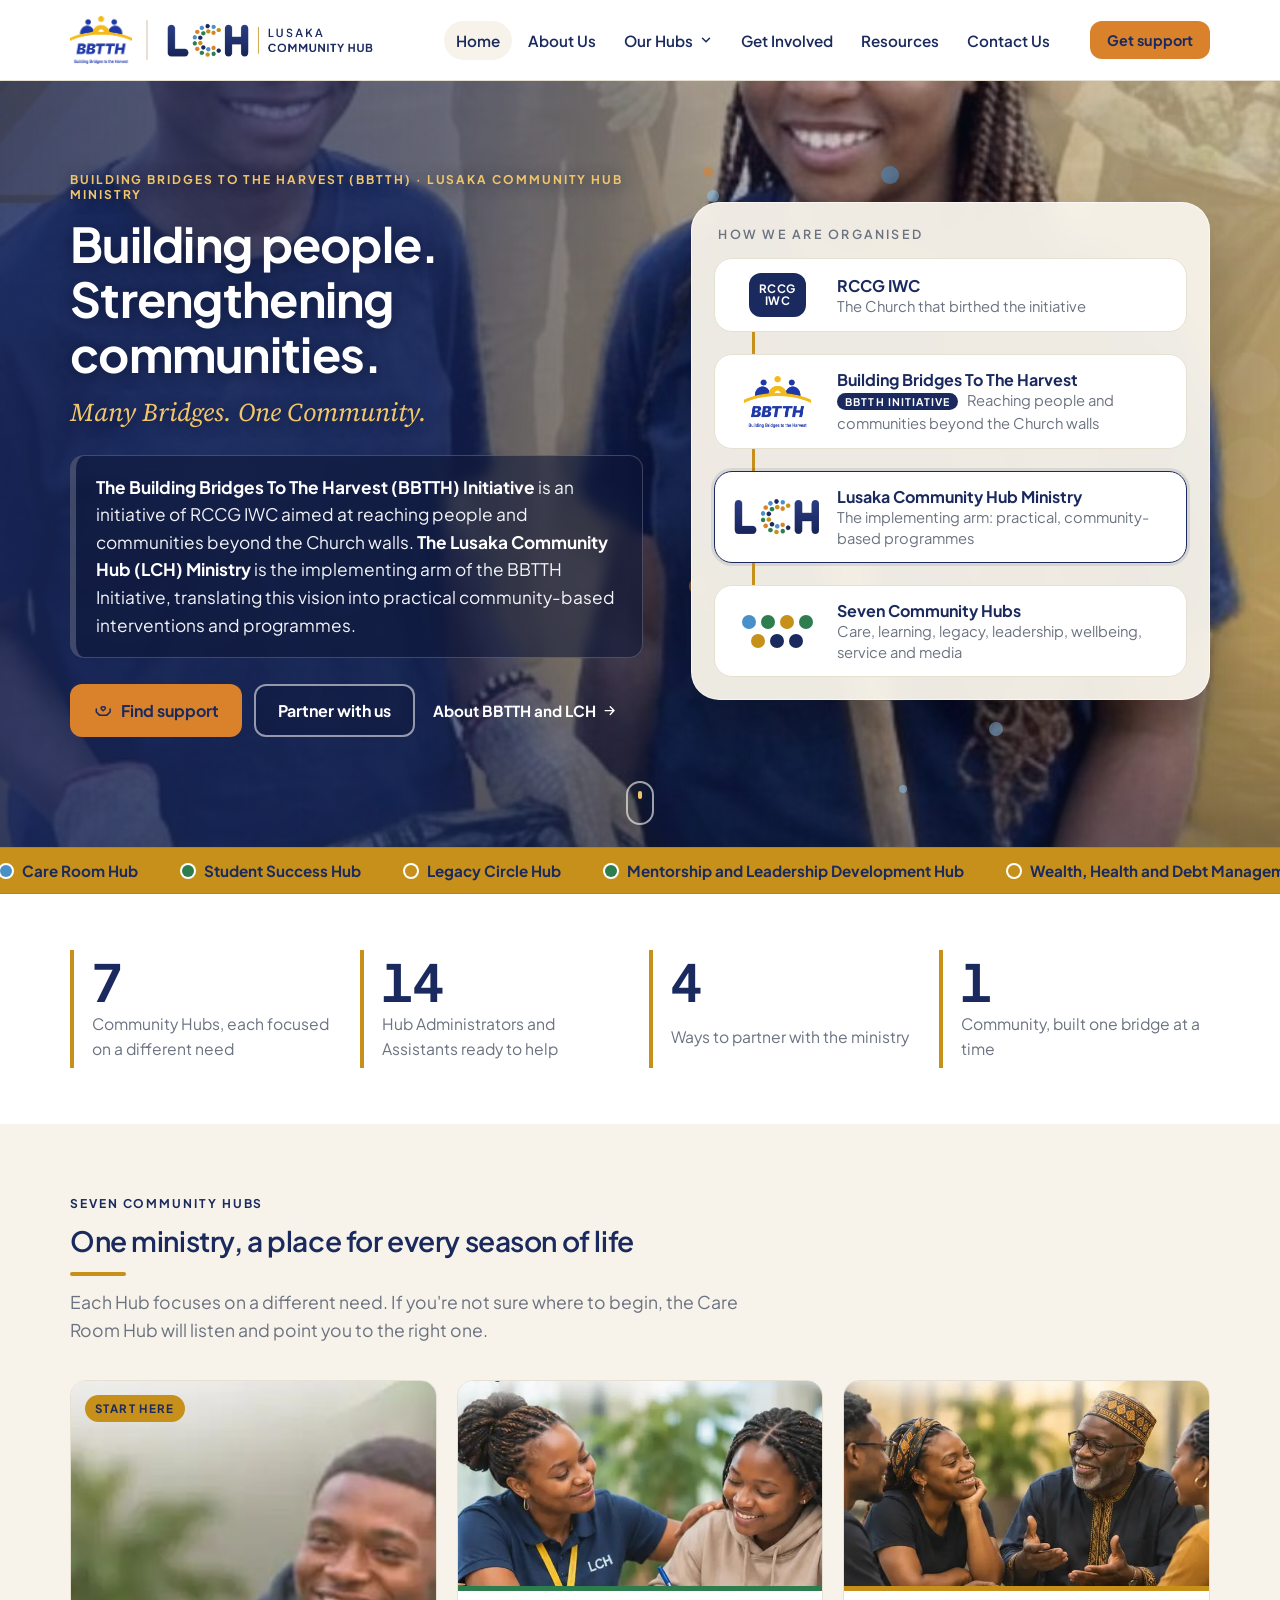
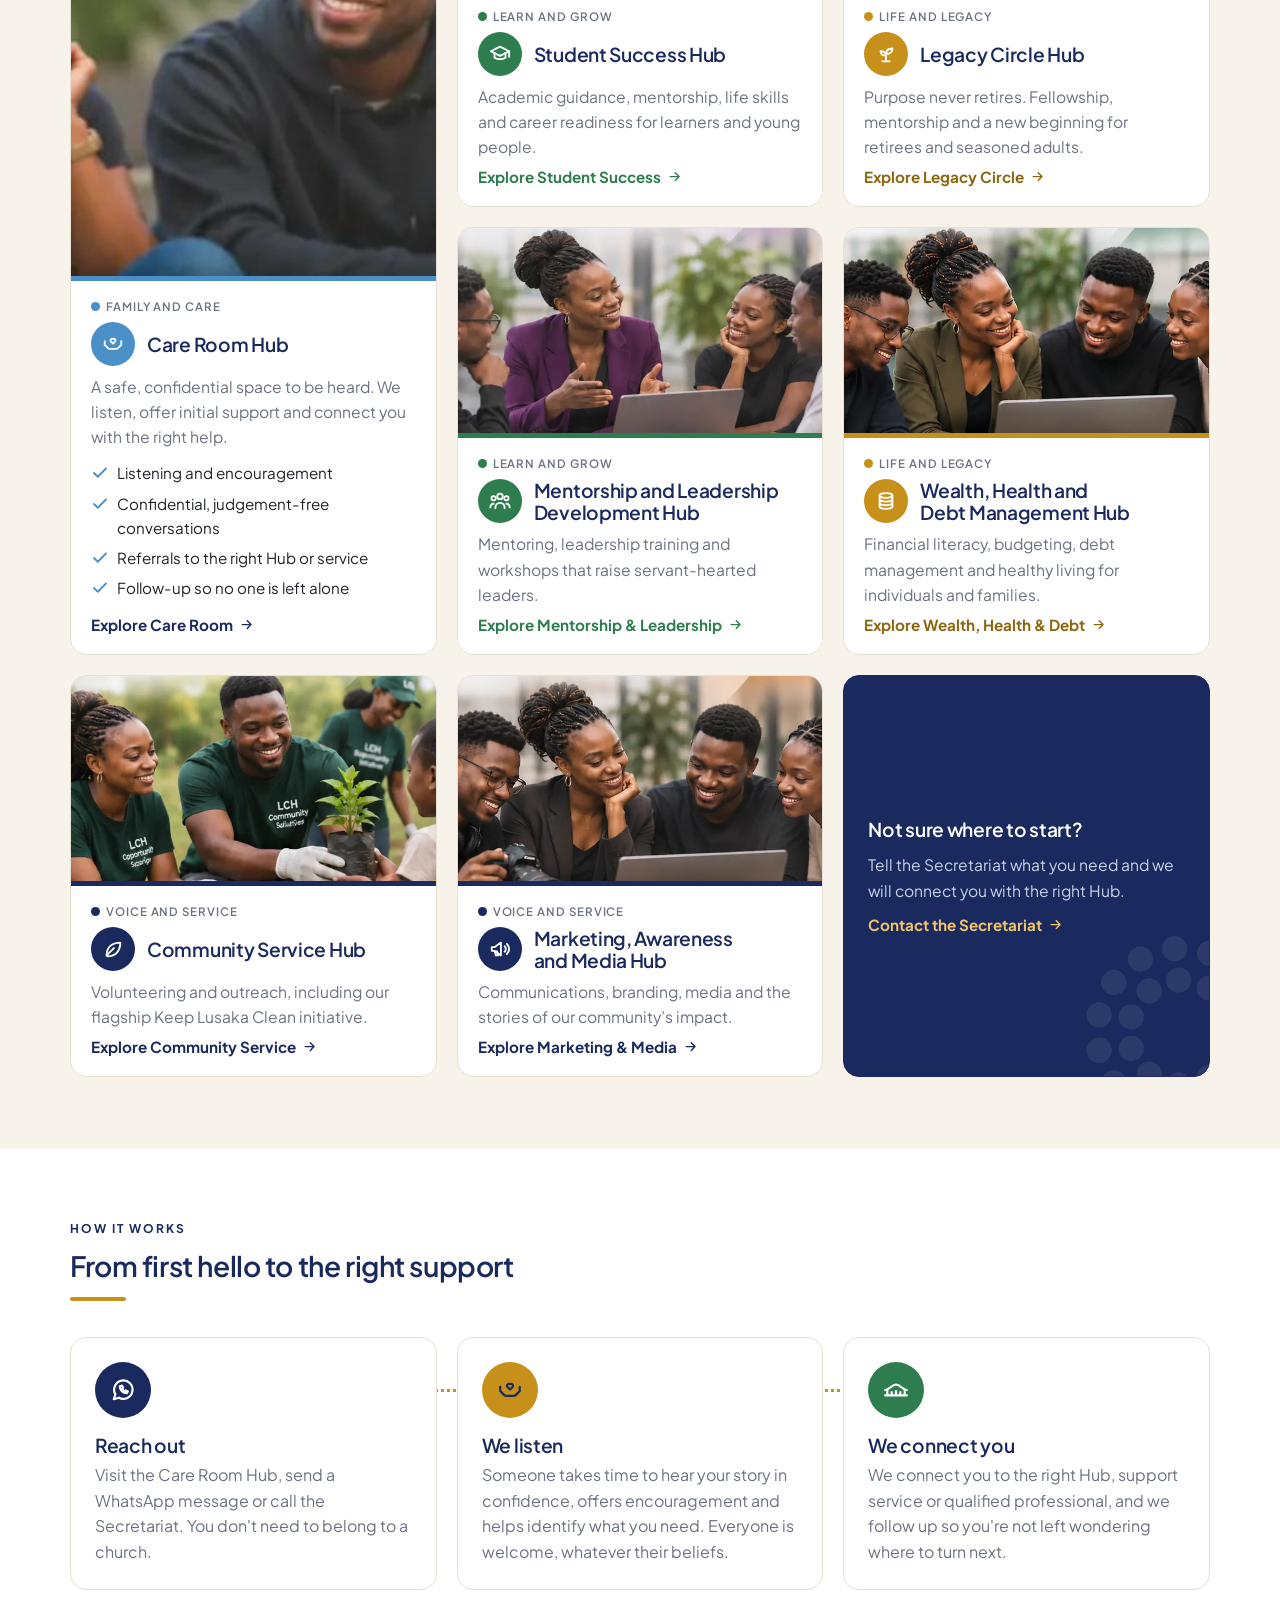
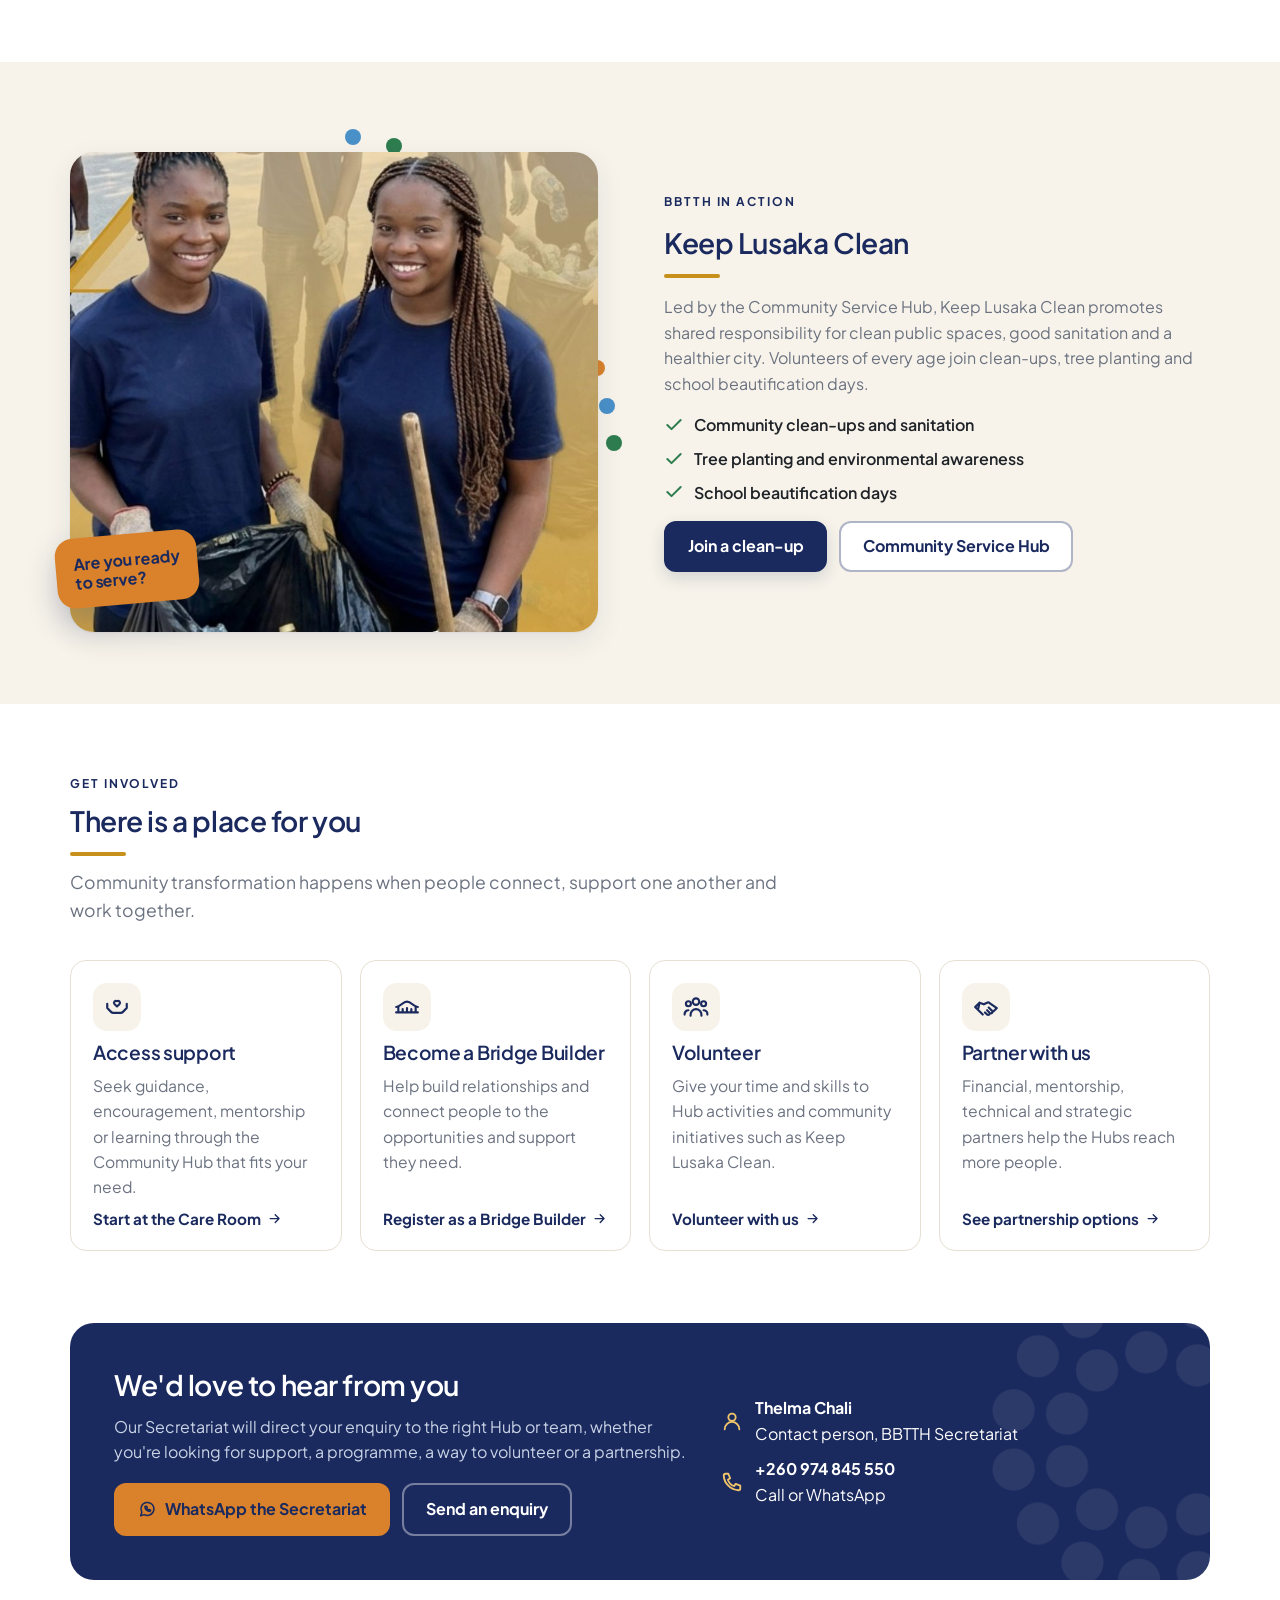
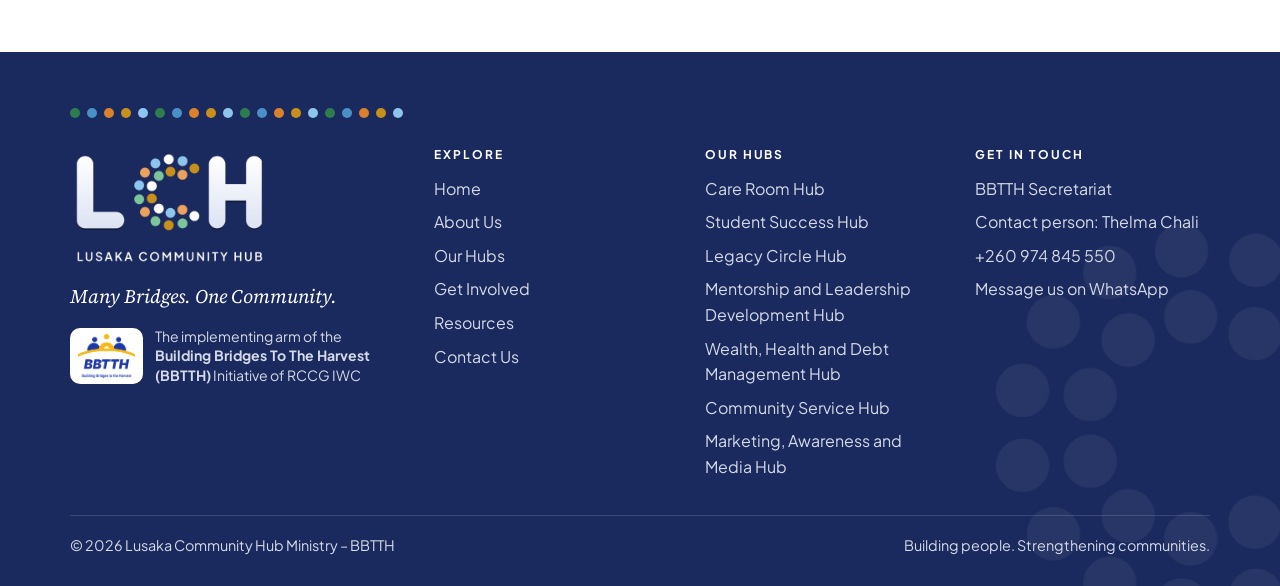
<file: index.html>
<!DOCTYPE html>
<html lang="en-GB">
<head>
<meta charset="utf-8">
<script>document.documentElement.classList.add("js")</script>
<meta name="viewport" content="width=device-width, initial-scale=1">
<title>Lusaka Community Hub Ministry</title>
<meta name="description" content="The Lusaka Community Hub (LCH) Ministry is the implementing arm of the Building Bridges To The Harvest (BBTTH) Initiative of RCCG IWC, serving Lusaka through seven Community Hubs.">
<meta property="og:title" content="Lusaka Community Hub Ministry">
<meta property="og:description" content="The Lusaka Community Hub (LCH) Ministry is the implementing arm of the Building Bridges To The Harvest (BBTTH) Initiative of RCCG IWC, serving Lusaka through seven Community Hubs.">
<meta property="og:type" content="website">

<meta name="theme-color" content="#1B2A5E">
<link rel="icon" type="image/png" sizes="32x32" href="img/favicon-32.png">
<link rel="icon" type="image/png" sizes="48x48" href="img/favicon-48.png">
<link rel="apple-touch-icon" href="img/apple-touch-icon.png">
<link rel="preload" href="assets/fonts/plus-jakarta-sans-latin-400-normal.woff2" as="font" type="font/woff2" crossorigin>
<link rel="preload" href="assets/fonts/plus-jakarta-sans-latin-700-normal.woff2" as="font" type="font/woff2" crossorigin>
<link rel="stylesheet" href="assets/site.css">
</head>
<body data-site="Lusaka Community Hub Ministry">
<a class="skip" href="#main">Skip to content</a>
<header class="site-header">
  <div class="wrap nav">
    <a class="brand" href="index.html" aria-label="BBTTH Initiative and Lusaka Community Hub Ministry, home"><img class="logo-bbtth" src="img/logo-bbtth.png" alt="BBTTH, Building Bridges To The Harvest" width="260" height="202"><span class="sep" aria-hidden="true"></span><img class="logo-lch" src="img/lch-logo-horizontal.png" alt="LCH Lusaka Community Hub" width="709" height="132"><img class="logo-mono" src="img/lch-monogram.png" alt="LCH Lusaka Community Hub" width="284" height="120"></a>
    <nav aria-label="Main"><ul class="nav-links"><li><a href="index.html" aria-current="page">Home</a></li><li><a href="about.html">About Us</a></li><li><button class="navbtn" id="hubsBtn" aria-expanded="false" aria-controls="mega">Our Hubs <svg viewBox="0 0 24 24" fill="none" stroke="currentColor" stroke-width="2.5" stroke-linecap="round" stroke-linejoin="round" aria-hidden="true"><path d="m6 9 6 6 6-6"/></svg></button><div class="mega" id="mega" role="menu"><a role="menuitem" href="hubs/care-room.html"><span class="dot" style="background:#4A90C8"></span><span><b>Care Room Hub</b><small>A Safe Space to Be Heard, Supported and Empowered.</small></span></a><a role="menuitem" href="hubs/student-success.html"><span class="dot" style="background:#2E7D4F"></span><span><b>Student Success Hub</b><small>Learn, Grow, Achieve.</small></span></a><a role="menuitem" href="hubs/legacy-circle.html"><span class="dot" style="background:#C6901B"></span><span><b>Legacy Circle Hub</b><small>People. Purpose. Lasting Impact.</small></span></a><a role="menuitem" href="hubs/mentorship-leadership.html"><span class="dot" style="background:#2E7D4F"></span><span><b>Mentorship and Leadership Development Hub</b><small>Guide. Equip. Empower.</small></span></a><a role="menuitem" href="hubs/wealth-health-debt.html"><span class="dot" style="background:#C6901B"></span><span><b>Wealth, Health and Debt Management Hub</b><small>Manage. Improve. Grow.</small></span></a><a role="menuitem" href="hubs/community-service.html"><span class="dot" style="background:#1B2A5E"></span><span><b>Community Service Hub</b><small>Serve. Uplift. Create Impact.</small></span></a><a role="menuitem" href="hubs/marketing-media.html"><span class="dot" style="background:#1B2A5E"></span><span><b>Marketing, Awareness and Media Hub</b><small>Create. Communicate. Amplify.</small></span></a><a role="menuitem" class="all" href="hubs.html">See all seven Hubs <svg viewBox="0 0 24 24" fill="none" stroke="currentColor" stroke-width="2.2" stroke-linecap="round" stroke-linejoin="round" aria-hidden="true"><path d="M5 12h14M13 6l6 6-6 6"/></svg></a></div></li><li><a href="get-involved.html">Get Involved</a></li><li><a href="resources.html">Resources</a></li><li><a href="contact.html">Contact Us</a></li></ul></nav>
    <a class="btn btn-gold btn-sm nav-cta" href="hubs/care-room.html">Get support</a>
    <button class="menu-toggle" id="menuToggle" aria-label="Open menu" aria-expanded="false" aria-controls="drawer"><svg viewBox="0 0 24 24" fill="none" stroke="currentColor" stroke-width="2" stroke-linecap="round" stroke-linejoin="round" aria-hidden="true"><path d="M4 7h16M4 12h16M4 17h16"/></svg></button>
  </div>
</header>
<div class="drawer" id="drawer" aria-hidden="true">
  <div class="drawer-backdrop" data-close></div>
  <nav class="drawer-panel" aria-label="Site menu">
    <div class="row"><a class="brand" href="index.html" aria-label="BBTTH Initiative and Lusaka Community Hub Ministry, home"><img class="logo-bbtth" src="img/logo-bbtth.png" alt="BBTTH, Building Bridges To The Harvest" width="260" height="202"><span class="sep" aria-hidden="true"></span><img class="logo-lch" src="img/lch-logo-horizontal.png" alt="LCH Lusaka Community Hub" width="709" height="132"><img class="logo-mono" src="img/lch-monogram.png" alt="LCH Lusaka Community Hub" width="284" height="120"></a><button class="icon-btn" data-close aria-label="Close menu"><svg viewBox="0 0 24 24" fill="none" stroke="currentColor" stroke-width="2" stroke-linecap="round" stroke-linejoin="round" aria-hidden="true"><path d="M6 6l12 12M18 6 6 18"/></svg></button></div>
    <a href="index.html" aria-current=page>Home</a><a href="about.html">About Us</a><a href="hubs.html">Our Hubs</a><a href="get-involved.html">Get Involved</a><a href="resources.html">Resources</a><a href="contact.html">Contact Us</a>
    <div class="group">Our Hubs</div>
    <a href="hubs/care-room.html"><span class="dot" style="background:#4A90C8"></span>Care Room Hub</a><a href="hubs/student-success.html"><span class="dot" style="background:#2E7D4F"></span>Student Success Hub</a><a href="hubs/legacy-circle.html"><span class="dot" style="background:#C6901B"></span>Legacy Circle Hub</a><a href="hubs/mentorship-leadership.html"><span class="dot" style="background:#2E7D4F"></span>Mentorship and Leadership Development Hub</a><a href="hubs/wealth-health-debt.html"><span class="dot" style="background:#C6901B"></span>Wealth, Health and Debt Management Hub</a><a href="hubs/community-service.html"><span class="dot" style="background:#1B2A5E"></span>Community Service Hub</a><a href="hubs/marketing-media.html"><span class="dot" style="background:#1B2A5E"></span>Marketing, Awareness and Media Hub</a>
    <a class="btn btn-gold" style="justify-content:center;margin-top:14px" href="https://wa.me/260974845550" target="_blank" rel="noopener"><svg viewBox="0 0 24 24" fill="none" stroke="currentColor" stroke-width="2" stroke-linecap="round" stroke-linejoin="round" aria-hidden="true"><path d="M3.5 20.5 5 16a8.5 8.5 0 1 1 3.2 3.1Z"/><path d="M9 8.5c0 3.5 3 6.5 6.5 6.5l1-1.6-2-1-1 .8a4.5 4.5 0 0 1-2.2-2.2l.8-1-1-2Z"/></svg> WhatsApp the Secretariat</a>
  </nav>
</div>
<main id="main" tabindex="-1">

<section class="mhero">
  <div class="mbg n4" aria-hidden="true"><span class="slide k0" style="background-image:url(img/launch-team.jpg);animation-delay:0s"></span><span class="slide k1" style="background-image:url(img/hub-community.jpg);animation-delay:7s"></span><span class="slide k2" style="background-image:url(img/hub-mentorship.jpg);animation-delay:14s"></span><span class="slide k3" style="background-image:url(img/hub-legacy.jpg);animation-delay:21s"></span><span class="shade"></span><span class="dots-wm"></span></div><div class="float-dots" aria-hidden="true"><i style="left:66.9%;top:19.3%;width:8px;height:8px;background:var(--growth);animation-delay:-1.0s;animation-duration:14.3s"></i><i style="left:68.8%;top:11.1%;width:18px;height:18px;background:var(--sky);animation-delay:-3.0s;animation-duration:10.7s"></i><i style="left:71.2%;top:27.2%;width:18px;height:18px;background:var(--copper);animation-delay:-5.9s;animation-duration:16.6s"></i><i style="left:57.7%;top:25.6%;width:18px;height:18px;background:var(--gold);animation-delay:-13.3s;animation-duration:14.6s"></i><i style="left:70.2%;top:91.9%;width:8px;height:8px;background:#8EC5EE;animation-delay:-7.8s;animation-duration:11.1s"></i><i style="left:71.3%;top:53.6%;width:18px;height:18px;background:var(--growth);animation-delay:-4.3s;animation-duration:16.5s"></i><i style="left:60.3%;top:57.2%;width:10px;height:10px;background:var(--sky);animation-delay:-5.2s;animation-duration:14.4s"></i><i style="left:54.9%;top:11.2%;width:10px;height:10px;background:var(--copper);animation-delay:-6.9s;animation-duration:14.3s"></i><i style="left:87.8%;top:47.0%;width:14px;height:14px;background:var(--gold);animation-delay:-5.1s;animation-duration:12.0s"></i><i style="left:60.3%;top:74.6%;width:8px;height:8px;background:#8EC5EE;animation-delay:-8.0s;animation-duration:14.2s"></i><i style="left:92.3%;top:70.2%;width:12px;height:12px;background:var(--growth);animation-delay:-8.5s;animation-duration:10.6s"></i><i style="left:75.5%;top:20.5%;width:12px;height:12px;background:var(--sky);animation-delay:-2.1s;animation-duration:13.9s"></i><i style="left:53.8%;top:64.8%;width:18px;height:18px;background:var(--copper);animation-delay:-8.0s;animation-duration:17.0s"></i><i style="left:66.4%;top:67.2%;width:18px;height:18px;background:var(--gold);animation-delay:-7.0s;animation-duration:16.4s"></i><i style="left:55.2%;top:14.2%;width:12px;height:12px;background:#8EC5EE;animation-delay:-6.6s;animation-duration:15.3s"></i><i style="left:54.8%;top:67.7%;width:18px;height:18px;background:var(--growth);animation-delay:-13.9s;animation-duration:16.6s"></i><i style="left:65.1%;top:39.9%;width:12px;height:12px;background:var(--sky);animation-delay:-0.3s;animation-duration:13.7s"></i><i style="left:59.7%;top:16.3%;width:8px;height:8px;background:var(--copper);animation-delay:-3.1s;animation-duration:12.3s"></i><i style="left:86.0%;top:41.0%;width:14px;height:14px;background:var(--gold);animation-delay:-1.1s;animation-duration:13.6s"></i><i style="left:77.3%;top:83.7%;width:14px;height:14px;background:#8EC5EE;animation-delay:-12.1s;animation-duration:12.2s"></i></div>
  <div class="wrap hero-grid">
    <div class="hero-copy reveal">
      <span class="eyebrow">Building Bridges To The Harvest (BBTTH) · Lusaka Community Hub Ministry</span>
      <h1>Building people. Strengthening communities.</h1>
      <p class="hero-tagline">Many Bridges. One Community.</p>
      <div class="statement"><p><b>The Building Bridges To The Harvest (BBTTH) Initiative</b> is an initiative of RCCG IWC aimed at reaching people and communities beyond the Church walls. <b>The Lusaka Community Hub (LCH) Ministry</b> is the implementing arm of the BBTTH Initiative, translating this vision into practical community-based interventions and programmes.</p></div>
      <div class="btn-row">
        <a class="btn btn-gold" href="hubs/care-room.html"><svg viewBox="0 0 24 24" fill="none" stroke="currentColor" stroke-width="2" stroke-linecap="round" stroke-linejoin="round" aria-hidden="true"><path d="M12 11.5 9.6 9.2a1.8 1.8 0 0 1 2.4-2.6 1.8 1.8 0 0 1 2.4 2.6Z"/><path d="M3 13l3.5 3.5a3 3 0 0 0 2.1.9H12M21 13l-3.5 3.5a3 3 0 0 1-2.1.9H12M3 13V9M21 13V9"/></svg> Find support</a>
        <a class="btn btn-light" href="get-involved.html#partners">Partner with us</a>
        <a class="link-arrow light" href="about.html">About BBTTH and LCH <svg viewBox="0 0 24 24" fill="none" stroke="currentColor" stroke-width="2.2" stroke-linecap="round" stroke-linejoin="round" aria-hidden="true"><path d="M5 12h14M13 6l6 6-6 6"/></svg></a>
      </div>
    </div>
    <div class="hero-org glass reveal" style="--d:.15s"><h2>How we are organised</h2><ol class="org" aria-label="How Building Bridges To The Harvest (BBTTH) and LCH relate">
  <li><div class="org-node"><span class="logo"><span class="mark" style="width:auto;padding:0 10px">RCCG<br>IWC</span></span>
    <span><b>RCCG IWC</b><small>The Church that birthed the initiative</small></span></div></li>
  <li><div class="org-node"><span class="logo"><img src="img/logo-bbtth.png" alt="" width="260" height="202"></span>
    <span><b>Building Bridges To The Harvest</b><small><span class="pill">BBTTH Initiative</span> Reaching people and communities beyond the Church walls</small></span></div></li>
  <li><div class="org-node highlight"><span class="logo"><img src="img/lch-monogram.png" alt="" width="284" height="120"></span>
    <span><b>Lusaka Community Hub Ministry</b><small>The implementing arm: practical, community-based programmes</small></span></div></li>
  <li><a class="org-node hubs" href="hubs.html" style="text-decoration:none"><span class="dots"><i style="background:#4A90C8" title="Care Room"></i><i style="background:#2E7D4F" title="Student Success"></i><i style="background:#C6901B" title="Legacy Circle"></i><i style="background:#2E7D4F" title="Mentorship &amp; Leadership"></i><i style="background:#C6901B" title="Wealth, Health &amp; Debt"></i><i style="background:#1B2A5E" title="Community Service"></i><i style="background:#1B2A5E" title="Marketing &amp; Media"></i></span>
    <span><b>Seven Community Hubs</b><small>Care, learning, legacy, leadership, wellbeing, service and media</small></span></a></li>
</ol></div>
  </div>
  <a class="scroll-cue" href="#hubs-h" aria-label="Scroll to the Hubs"><span></span></a>
</section>

<div class="ticker" aria-label="Our Community Hubs"><div class="track"><span><i style="background:#4A90C8"></i>Care Room Hub</span><span><i style="background:#2E7D4F"></i>Student Success Hub</span><span><i style="background:#C6901B"></i>Legacy Circle Hub</span><span><i style="background:#2E7D4F"></i>Mentorship and Leadership Development Hub</span><span><i style="background:#C6901B"></i>Wealth, Health and Debt Management Hub</span><span><i style="background:#1B2A5E"></i>Community Service Hub</span><span><i style="background:#1B2A5E"></i>Marketing, Awareness and Media Hub</span><span><i style="background:#4A90C8"></i>Care Room Hub</span><span><i style="background:#2E7D4F"></i>Student Success Hub</span><span><i style="background:#C6901B"></i>Legacy Circle Hub</span><span><i style="background:#2E7D4F"></i>Mentorship and Leadership Development Hub</span><span><i style="background:#C6901B"></i>Wealth, Health and Debt Management Hub</span><span><i style="background:#1B2A5E"></i>Community Service Hub</span><span><i style="background:#1B2A5E"></i>Marketing, Awareness and Media Hub</span></div></div>

<section class="stats-band" aria-label="LCH in numbers">
  <div class="wrap stats">
    <div class="stat reveal"><b data-count="7">7</b><span>Community Hubs, each focused on a different need</span></div>
    <div class="stat reveal" style="--d:.08s"><b data-count="14">14</b><span>Hub Administrators and Assistants ready to help</span></div>
    <div class="stat reveal" style="--d:.16s"><b data-count="4">4</b><span>Ways to partner with the ministry</span></div>
    <div class="stat reveal" style="--d:.24s"><b>1</b><span>Community, built one bridge at a time</span></div>
  </div>
</section>

<section class="section-tint" aria-labelledby="hubs-h">
  <div class="wrap">
    <div class="section-head reveal">
      <span class="eyebrow">Seven Community Hubs</span>
      <h2 id="hubs-h">One ministry, a place for every season of life</h2>
      <p>Each Hub focuses on a different need. If you're not sure where to begin, the Care Room Hub will listen and point you to the right one.</p>
    </div>
    <div class="hub-grid stagger"><a class="hub-card featured" href="hubs/care-room.html" style="--c:#4A90C8;--ci:#1B2A5E">
  <span class="badge">Start here</span>
  <div class="ph"><img src="img/hub-care.jpg" alt="" loading="lazy" width="825" height="340"></div>
  <div class="bd"><span class="fam"><i></i>Family and Care</span>
  <div class="titlerow"><span class="badge-ic"><svg viewBox="0 0 24 24" fill="none" stroke="currentColor" stroke-width="2" stroke-linecap="round" stroke-linejoin="round" aria-hidden="true"><path d="M12 11.5 9.6 9.2a1.8 1.8 0 0 1 2.4-2.6 1.8 1.8 0 0 1 2.4 2.6Z"/><path d="M3 13l3.5 3.5a3 3 0 0 0 2.1.9H12M21 13l-3.5 3.5a3 3 0 0 1-2.1.9H12M3 13V9M21 13V9"/></svg></span><h3>Care Room Hub</h3></div>
  <p>A safe, confidential space to be heard. We listen, offer initial support and connect you with the right help.</p><ul class="mini"><li><svg viewBox="0 0 24 24" fill="none" stroke="currentColor" stroke-width="2.4" stroke-linecap="round" stroke-linejoin="round" aria-hidden="true"><path d="M20 6 9 17l-5-5"/></svg><span>Listening and encouragement</span></li><li><svg viewBox="0 0 24 24" fill="none" stroke="currentColor" stroke-width="2.4" stroke-linecap="round" stroke-linejoin="round" aria-hidden="true"><path d="M20 6 9 17l-5-5"/></svg><span>Confidential, judgement-free conversations</span></li><li><svg viewBox="0 0 24 24" fill="none" stroke="currentColor" stroke-width="2.4" stroke-linecap="round" stroke-linejoin="round" aria-hidden="true"><path d="M20 6 9 17l-5-5"/></svg><span>Referrals to the right Hub or service</span></li><li><svg viewBox="0 0 24 24" fill="none" stroke="currentColor" stroke-width="2.4" stroke-linecap="round" stroke-linejoin="round" aria-hidden="true"><path d="M20 6 9 17l-5-5"/></svg><span>Follow-up so no one is left alone</span></li></ul>
  <span class="link-arrow">Explore Care Room <svg viewBox="0 0 24 24" fill="none" stroke="currentColor" stroke-width="2.2" stroke-linecap="round" stroke-linejoin="round" aria-hidden="true"><path d="M5 12h14M13 6l6 6-6 6"/></svg></span></div>
</a><a class="hub-card" href="hubs/student-success.html" style="--c:#2E7D4F;--ci:#2E7D4F">
  
  <div class="ph"><img src="img/hub-student.jpg" alt="" loading="lazy" width="825" height="340"></div>
  <div class="bd"><span class="fam"><i></i>Learn and Grow</span>
  <div class="titlerow"><span class="badge-ic"><svg viewBox="0 0 24 24" fill="none" stroke="currentColor" stroke-width="2" stroke-linecap="round" stroke-linejoin="round" aria-hidden="true"><path d="m2 9 10-5 10 5-10 5Z"/><path d="M6 11v5c3 2 9 2 12 0v-5M22 9v6"/></svg></span><h3>Student Success Hub</h3></div>
  <p>Academic guidance, mentorship, life skills and career readiness for learners and young people.</p>
  <span class="link-arrow">Explore Student Success <svg viewBox="0 0 24 24" fill="none" stroke="currentColor" stroke-width="2.2" stroke-linecap="round" stroke-linejoin="round" aria-hidden="true"><path d="M5 12h14M13 6l6 6-6 6"/></svg></span></div>
</a><a class="hub-card" href="hubs/legacy-circle.html" style="--c:#C6901B;--ci:#8F6610">
  
  <div class="ph"><img src="img/hub-legacy.jpg" alt="" loading="lazy" width="825" height="340"></div>
  <div class="bd"><span class="fam"><i></i>Life and Legacy</span>
  <div class="titlerow"><span class="badge-ic"><svg viewBox="0 0 24 24" fill="none" stroke="currentColor" stroke-width="2" stroke-linecap="round" stroke-linejoin="round" aria-hidden="true"><path d="M12 20v-8M12 12c0-4 3-6 7-6 0 4-3 6-7 6ZM12 14c0-3-2.5-5-6-5 0 3 2.5 5 6 5Z"/><path d="M8 20h8"/></svg></span><h3>Legacy Circle Hub</h3></div>
  <p>Purpose never retires. Fellowship, mentorship and a new beginning for retirees and seasoned adults.</p>
  <span class="link-arrow">Explore Legacy Circle <svg viewBox="0 0 24 24" fill="none" stroke="currentColor" stroke-width="2.2" stroke-linecap="round" stroke-linejoin="round" aria-hidden="true"><path d="M5 12h14M13 6l6 6-6 6"/></svg></span></div>
</a><a class="hub-card" href="hubs/mentorship-leadership.html" style="--c:#2E7D4F;--ci:#2E7D4F">
  
  <div class="ph"><img src="img/hub-mentorship.jpg" alt="" loading="lazy" width="825" height="340"></div>
  <div class="bd"><span class="fam"><i></i>Learn and Grow</span>
  <div class="titlerow"><span class="badge-ic"><svg viewBox="0 0 24 24" fill="none" stroke="currentColor" stroke-width="2" stroke-linecap="round" stroke-linejoin="round" aria-hidden="true"><circle cx="12" cy="7" r="3"/><circle cx="5" cy="9" r="2.3"/><circle cx="19" cy="9" r="2.3"/><path d="M7 20v-1a5 5 0 0 1 10 0v1M1.5 19v-.5A3.5 3.5 0 0 1 5 15M22.5 19v-.5A3.5 3.5 0 0 0 19 15"/></svg></span><h3>Mentorship and Leadership Development Hub</h3></div>
  <p>Mentoring, leadership training and workshops that raise servant-hearted leaders.</p>
  <span class="link-arrow">Explore Mentorship &amp; Leadership <svg viewBox="0 0 24 24" fill="none" stroke="currentColor" stroke-width="2.2" stroke-linecap="round" stroke-linejoin="round" aria-hidden="true"><path d="M5 12h14M13 6l6 6-6 6"/></svg></span></div>
</a><a class="hub-card" href="hubs/wealth-health-debt.html" style="--c:#C6901B;--ci:#8F6610">
  
  <div class="ph"><img src="img/hub-wealth.jpg" alt="" loading="lazy" width="825" height="340"></div>
  <div class="bd"><span class="fam"><i></i>Life and Legacy</span>
  <div class="titlerow"><span class="badge-ic"><svg viewBox="0 0 24 24" fill="none" stroke="currentColor" stroke-width="2" stroke-linecap="round" stroke-linejoin="round" aria-hidden="true"><ellipse cx="12" cy="6" rx="7" ry="2.6"/><path d="M5 6v4c0 1.4 3.1 2.6 7 2.6s7-1.2 7-2.6V6M5 10v4c0 1.4 3.1 2.6 7 2.6s7-1.2 7-2.6v-4M5 14v4c0 1.4 3.1 2.6 7 2.6s7-1.2 7-2.6v-4"/></svg></span><h3>Wealth, Health and Debt Management Hub</h3></div>
  <p>Financial literacy, budgeting, debt management and healthy living for individuals and families.</p>
  <span class="link-arrow">Explore Wealth, Health &amp; Debt <svg viewBox="0 0 24 24" fill="none" stroke="currentColor" stroke-width="2.2" stroke-linecap="round" stroke-linejoin="round" aria-hidden="true"><path d="M5 12h14M13 6l6 6-6 6"/></svg></span></div>
</a><a class="hub-card" href="hubs/community-service.html" style="--c:#1B2A5E;--ci:#1B2A5E">
  
  <div class="ph"><img src="img/hub-community.jpg" alt="" loading="lazy" width="825" height="340"></div>
  <div class="bd"><span class="fam"><i></i>Voice and Service</span>
  <div class="titlerow"><span class="badge-ic"><svg viewBox="0 0 24 24" fill="none" stroke="currentColor" stroke-width="2" stroke-linecap="round" stroke-linejoin="round" aria-hidden="true"><path d="M5 19c0-9 6-14 15-14 0 9-5 15-14 15"/><path d="M5 19 13 11"/></svg></span><h3>Community Service Hub</h3></div>
  <p>Volunteering and outreach, including our flagship Keep Lusaka Clean initiative.</p>
  <span class="link-arrow">Explore Community Service <svg viewBox="0 0 24 24" fill="none" stroke="currentColor" stroke-width="2.2" stroke-linecap="round" stroke-linejoin="round" aria-hidden="true"><path d="M5 12h14M13 6l6 6-6 6"/></svg></span></div>
</a><a class="hub-card" href="hubs/marketing-media.html" style="--c:#1B2A5E;--ci:#1B2A5E">
  
  <div class="ph"><img src="img/hub-media.jpg" alt="" loading="lazy" width="825" height="340"></div>
  <div class="bd"><span class="fam"><i></i>Voice and Service</span>
  <div class="titlerow"><span class="badge-ic"><svg viewBox="0 0 24 24" fill="none" stroke="currentColor" stroke-width="2" stroke-linecap="round" stroke-linejoin="round" aria-hidden="true"><path d="M3 10v4h3l7 5V5L6 10Z"/><path d="M6 14l1.5 5h2.5l-1.3-4.6M17 9a4 4 0 0 1 0 6M19.5 6.5a7.5 7.5 0 0 1 0 11"/></svg></span><h3>Marketing, Awareness and Media Hub</h3></div>
  <p>Communications, branding, media and the stories of our community’s impact.</p>
  <span class="link-arrow">Explore Marketing &amp; Media <svg viewBox="0 0 24 24" fill="none" stroke="currentColor" stroke-width="2.2" stroke-linecap="round" stroke-linejoin="round" aria-hidden="true"><path d="M5 12h14M13 6l6 6-6 6"/></svg></span></div>
</a><a class="hub-card cta" href="contact.html"><h3 style="color:#fff">Not sure where to start?</h3>
      <p>Tell the Secretariat what you need and we will connect you with the right Hub.</p>
      <span class="link-arrow">Contact the Secretariat <svg viewBox="0 0 24 24" fill="none" stroke="currentColor" stroke-width="2.2" stroke-linecap="round" stroke-linejoin="round" aria-hidden="true"><path d="M5 12h14M13 6l6 6-6 6"/></svg></span></a></div>
  </div>
</section>

<section aria-labelledby="how-h" class="how">
  <div class="wrap">
    <div class="section-head reveal"><span class="eyebrow">How it works</span><h2 id="how-h">From first hello to the right support</h2></div>
    <ol class="steps stagger">
      <li><span class="step-ic"><svg viewBox="0 0 24 24" fill="none" stroke="currentColor" stroke-width="2" stroke-linecap="round" stroke-linejoin="round" aria-hidden="true"><path d="M3.5 20.5 5 16a8.5 8.5 0 1 1 3.2 3.1Z"/><path d="M9 8.5c0 3.5 3 6.5 6.5 6.5l1-1.6-2-1-1 .8a4.5 4.5 0 0 1-2.2-2.2l.8-1-1-2Z"/></svg></span><h3>Reach out</h3><p>Visit the Care Room Hub, send a WhatsApp message or call the Secretariat. You don't need to belong to a church.</p></li>
      <li><span class="step-ic"><svg viewBox="0 0 24 24" fill="none" stroke="currentColor" stroke-width="2" stroke-linecap="round" stroke-linejoin="round" aria-hidden="true"><path d="M12 11.5 9.6 9.2a1.8 1.8 0 0 1 2.4-2.6 1.8 1.8 0 0 1 2.4 2.6Z"/><path d="M3 13l3.5 3.5a3 3 0 0 0 2.1.9H12M21 13l-3.5 3.5a3 3 0 0 1-2.1.9H12M3 13V9M21 13V9"/></svg></span><h3>We listen</h3><p>Someone takes time to hear your story in confidence, offers encouragement and helps identify what you need. Everyone is welcome, whatever their beliefs.</p></li>
      <li><span class="step-ic"><svg viewBox="0 0 24 24" fill="none" stroke="currentColor" stroke-width="2" stroke-linecap="round" stroke-linejoin="round" aria-hidden="true"><path d="M2 17h20M4 17v-5M20 17v-5M2 12c4 0 6-5 10-5s6 5 10 5M8 17v-3M12 17v-4M16 17v-3"/></svg></span><h3>We connect you</h3><p>We connect you to the right Hub, support service or qualified professional, and we follow up so you're not left wondering where to turn next.</p></li>
    </ol>
  </div>
</section>

<section class="section-tint klc" aria-labelledby="klc-h">
  <div class="wrap split">
    <div class="media-art reveal">
      <div class="arc" aria-hidden="true"><i></i><i></i><i></i><i></i><i></i><i></i><i></i><i></i><i></i><i></i><i></i><i></i></div>
      <div class="media"><img src="img/launch-team.jpg" alt="BBTTH volunteers in navy T-shirts with a refuse bag and broom during a Keep Lusaka Clean street clean-up" loading="lazy" width="830" height="755"></div>
      <span class="sticker">Are you ready<br>to serve?</span>
    </div>
    <div class="copy reveal" style="--d:.1s">
      <span class="eyebrow">BBTTH in action</span>
      <h2 id="klc-h">Keep Lusaka Clean</h2>
      <p>Led by the Community Service Hub, Keep Lusaka Clean promotes shared responsibility for clean public spaces, good sanitation and a healthier city. Volunteers of every age join clean-ups, tree planting and school beautification days.</p>
      <ul class="ticks">
        <li><svg viewBox="0 0 24 24" fill="none" stroke="currentColor" stroke-width="2.4" stroke-linecap="round" stroke-linejoin="round" aria-hidden="true"><path d="M20 6 9 17l-5-5"/></svg> Community clean-ups and sanitation</li>
        <li><svg viewBox="0 0 24 24" fill="none" stroke="currentColor" stroke-width="2.4" stroke-linecap="round" stroke-linejoin="round" aria-hidden="true"><path d="M20 6 9 17l-5-5"/></svg> Tree planting and environmental awareness</li>
        <li><svg viewBox="0 0 24 24" fill="none" stroke="currentColor" stroke-width="2.4" stroke-linecap="round" stroke-linejoin="round" aria-hidden="true"><path d="M20 6 9 17l-5-5"/></svg> School beautification days</li>
      </ul>
      <div class="btn-row">
        <a class="btn btn-primary" href="get-involved.html?interest=volunteer#join">Join a clean-up</a>
        <a class="btn btn-ghost" href="hubs/community-service.html">Community Service Hub</a>
      </div>
    </div>
  </div>
</section>

<section aria-labelledby="gi-h">
  <div class="wrap">
    <div class="section-head reveal"><span class="eyebrow">Get involved</span><h2 id="gi-h">There is a place for you</h2>
      <p>Community transformation happens when people connect, support one another and work together.</p></div>
    <div class="stagger-wrap"><div class="ways stagger">
  <div class="way"><span class="ic"><svg viewBox="0 0 24 24" fill="none" stroke="currentColor" stroke-width="2" stroke-linecap="round" stroke-linejoin="round" aria-hidden="true"><path d="M12 11.5 9.6 9.2a1.8 1.8 0 0 1 2.4-2.6 1.8 1.8 0 0 1 2.4 2.6Z"/><path d="M3 13l3.5 3.5a3 3 0 0 0 2.1.9H12M21 13l-3.5 3.5a3 3 0 0 1-2.1.9H12M3 13V9M21 13V9"/></svg></span><h3>Access support</h3><p>Seek guidance, encouragement, mentorship or learning through the Community Hub that fits your need.</p><a class="link-arrow" href="hubs/care-room.html">Start at the Care Room <svg viewBox="0 0 24 24" fill="none" stroke="currentColor" stroke-width="2.2" stroke-linecap="round" stroke-linejoin="round" aria-hidden="true"><path d="M5 12h14M13 6l6 6-6 6"/></svg></a></div>
  <div class="way"><span class="ic"><svg viewBox="0 0 24 24" fill="none" stroke="currentColor" stroke-width="2" stroke-linecap="round" stroke-linejoin="round" aria-hidden="true"><path d="M2 17h20M4 17v-5M20 17v-5M2 12c4 0 6-5 10-5s6 5 10 5M8 17v-3M12 17v-4M16 17v-3"/></svg></span><h3>Become a Bridge Builder</h3><p>Help build relationships and connect people to the opportunities and support they need.</p><a class="link-arrow" href="get-involved.html?interest=bridge#join">Register as a Bridge Builder <svg viewBox="0 0 24 24" fill="none" stroke="currentColor" stroke-width="2.2" stroke-linecap="round" stroke-linejoin="round" aria-hidden="true"><path d="M5 12h14M13 6l6 6-6 6"/></svg></a></div>
  <div class="way"><span class="ic"><svg viewBox="0 0 24 24" fill="none" stroke="currentColor" stroke-width="2" stroke-linecap="round" stroke-linejoin="round" aria-hidden="true"><circle cx="12" cy="7" r="3"/><circle cx="5" cy="9" r="2.3"/><circle cx="19" cy="9" r="2.3"/><path d="M7 20v-1a5 5 0 0 1 10 0v1M1.5 19v-.5A3.5 3.5 0 0 1 5 15M22.5 19v-.5A3.5 3.5 0 0 0 19 15"/></svg></span><h3>Volunteer</h3><p>Give your time and skills to Hub activities and community initiatives such as Keep Lusaka Clean.</p><a class="link-arrow" href="get-involved.html?interest=volunteer#join">Volunteer with us <svg viewBox="0 0 24 24" fill="none" stroke="currentColor" stroke-width="2.2" stroke-linecap="round" stroke-linejoin="round" aria-hidden="true"><path d="M5 12h14M13 6l6 6-6 6"/></svg></a></div>
  <div class="way"><span class="ic"><svg viewBox="0 0 24 24" fill="none" stroke="currentColor" stroke-width="2" stroke-linecap="round" stroke-linejoin="round" aria-hidden="true"><path d="m11 17 2 2a1.4 1.4 0 0 0 2-2M13 15l2.5 2.5a1.4 1.4 0 0 0 2-2l-3-3M2 12l4-4 4 1.5 3-1.5a2 2 0 0 1 2.3.4L22 13l-3 3M2 12l7 7M6 8l-1 5"/></svg></span><h3>Partner with us</h3><p>Financial, mentorship, technical and strategic partners help the Hubs reach more people.</p><a class="link-arrow" href="get-involved.html#partners">See partnership options <svg viewBox="0 0 24 24" fill="none" stroke="currentColor" stroke-width="2.2" stroke-linecap="round" stroke-linejoin="round" aria-hidden="true"><path d="M5 12h14M13 6l6 6-6 6"/></svg></a></div>
</div></div>
  </div>
</section>

<section style="padding-top:0"><div class="wrap reveal"><div class="band">
  <div style="position:relative;z-index:1;display:grid;gap:12px">
    <h2>We'd love to hear from you</h2>
    <p>Our Secretariat will direct your enquiry to the right Hub or team, whether you're looking for support, a programme, a way to volunteer or a partnership.</p>
    <div class="btn-row" style="margin-top:6px">
      <a class="btn btn-gold" href="https://wa.me/260974845550" target="_blank" rel="noopener"><svg viewBox="0 0 24 24" fill="none" stroke="currentColor" stroke-width="2" stroke-linecap="round" stroke-linejoin="round" aria-hidden="true"><path d="M3.5 20.5 5 16a8.5 8.5 0 1 1 3.2 3.1Z"/><path d="M9 8.5c0 3.5 3 6.5 6.5 6.5l1-1.6-2-1-1 .8a4.5 4.5 0 0 1-2.2-2.2l.8-1-1-2Z"/></svg> WhatsApp the Secretariat</a>
      <a class="btn" style="color:#fff;border-color:rgba(255,255,255,.4)" href="contact.html">Send an enquiry</a>
    </div>
  </div>
  <div class="contact-lines">
    <div><svg viewBox="0 0 24 24" fill="none" stroke="currentColor" stroke-width="2" stroke-linecap="round" stroke-linejoin="round" aria-hidden="true"><circle cx="12" cy="8" r="4"/><path d="M4 21a8 8 0 0 1 16 0"/></svg><span><b>Thelma Chali</b><br>Contact person, BBTTH Secretariat</span></div>
    <div><svg viewBox="0 0 24 24" fill="none" stroke="currentColor" stroke-width="2" stroke-linecap="round" stroke-linejoin="round" aria-hidden="true"><path d="M5 3h3l2 5-2.5 1.5a11 11 0 0 0 7 7L16 14l5 2v3a2 2 0 0 1-2 2A17 17 0 0 1 3 5a2 2 0 0 1 2-2Z"/></svg><span><b>+260 974 845 550</b><br>Call or WhatsApp</span></div>
    
  </div>
</div></div></section>
</main>
<footer class="on-dark">
  <div class="wrap">
    <div class="dot-row foot-dots" aria-hidden="true"><i></i><i></i><i></i><i></i><i></i><i></i><i></i><i></i><i></i><i></i><i></i><i></i><i></i><i></i><i></i><i></i><i></i><i></i><i></i><i></i></div>
    <div class="foot">
      <div class="foot-brand">
        <img class="lch" src="img/lch-logo-reversed.png" alt="LCH Lusaka Community Hub" width="480" height="290">
        <p class="tagline">Many Bridges. One Community.</p>
        <div class="foot-bbtth">
          <span class="plate"><img src="img/logo-bbtth.png" alt="BBTTH, Building Bridges To The Harvest" width="260" height="202"></span>
          <small>The implementing arm of the <b>Building Bridges To The Harvest (BBTTH)</b> Initiative of RCCG IWC</small>
        </div>
      </div>
      <div><h4>Explore</h4><ul><li><a href="index.html">Home</a></li><li><a href="about.html">About Us</a></li><li><a href="hubs.html">Our Hubs</a></li><li><a href="get-involved.html">Get Involved</a></li><li><a href="resources.html">Resources</a></li><li><a href="contact.html">Contact Us</a></li></ul></div>
      <div><h4>Our Hubs</h4><ul><li><a href="hubs/care-room.html">Care Room Hub</a></li><li><a href="hubs/student-success.html">Student Success Hub</a></li><li><a href="hubs/legacy-circle.html">Legacy Circle Hub</a></li><li><a href="hubs/mentorship-leadership.html">Mentorship and Leadership Development Hub</a></li><li><a href="hubs/wealth-health-debt.html">Wealth, Health and Debt Management Hub</a></li><li><a href="hubs/community-service.html">Community Service Hub</a></li><li><a href="hubs/marketing-media.html">Marketing, Awareness and Media Hub</a></li></ul></div>
      <div><h4>Get in touch</h4><ul><li>BBTTH Secretariat</li><li>Contact person: Thelma Chali</li><li><a href="tel:+260974845550">+260 974 845 550</a></li><li><a href="https://wa.me/260974845550" target="_blank" rel="noopener">Message us on WhatsApp</a></li></ul></div>
    </div>
    <div class="foot-bottom">
      <span>© <span data-year>2026</span> Lusaka Community Hub Ministry – BBTTH</span>
      <span>Building people. Strengthening communities.</span>
    </div>
  </div>
</footer>
<script src="assets/site.js" defer></script>
</body>
</html>
</file>
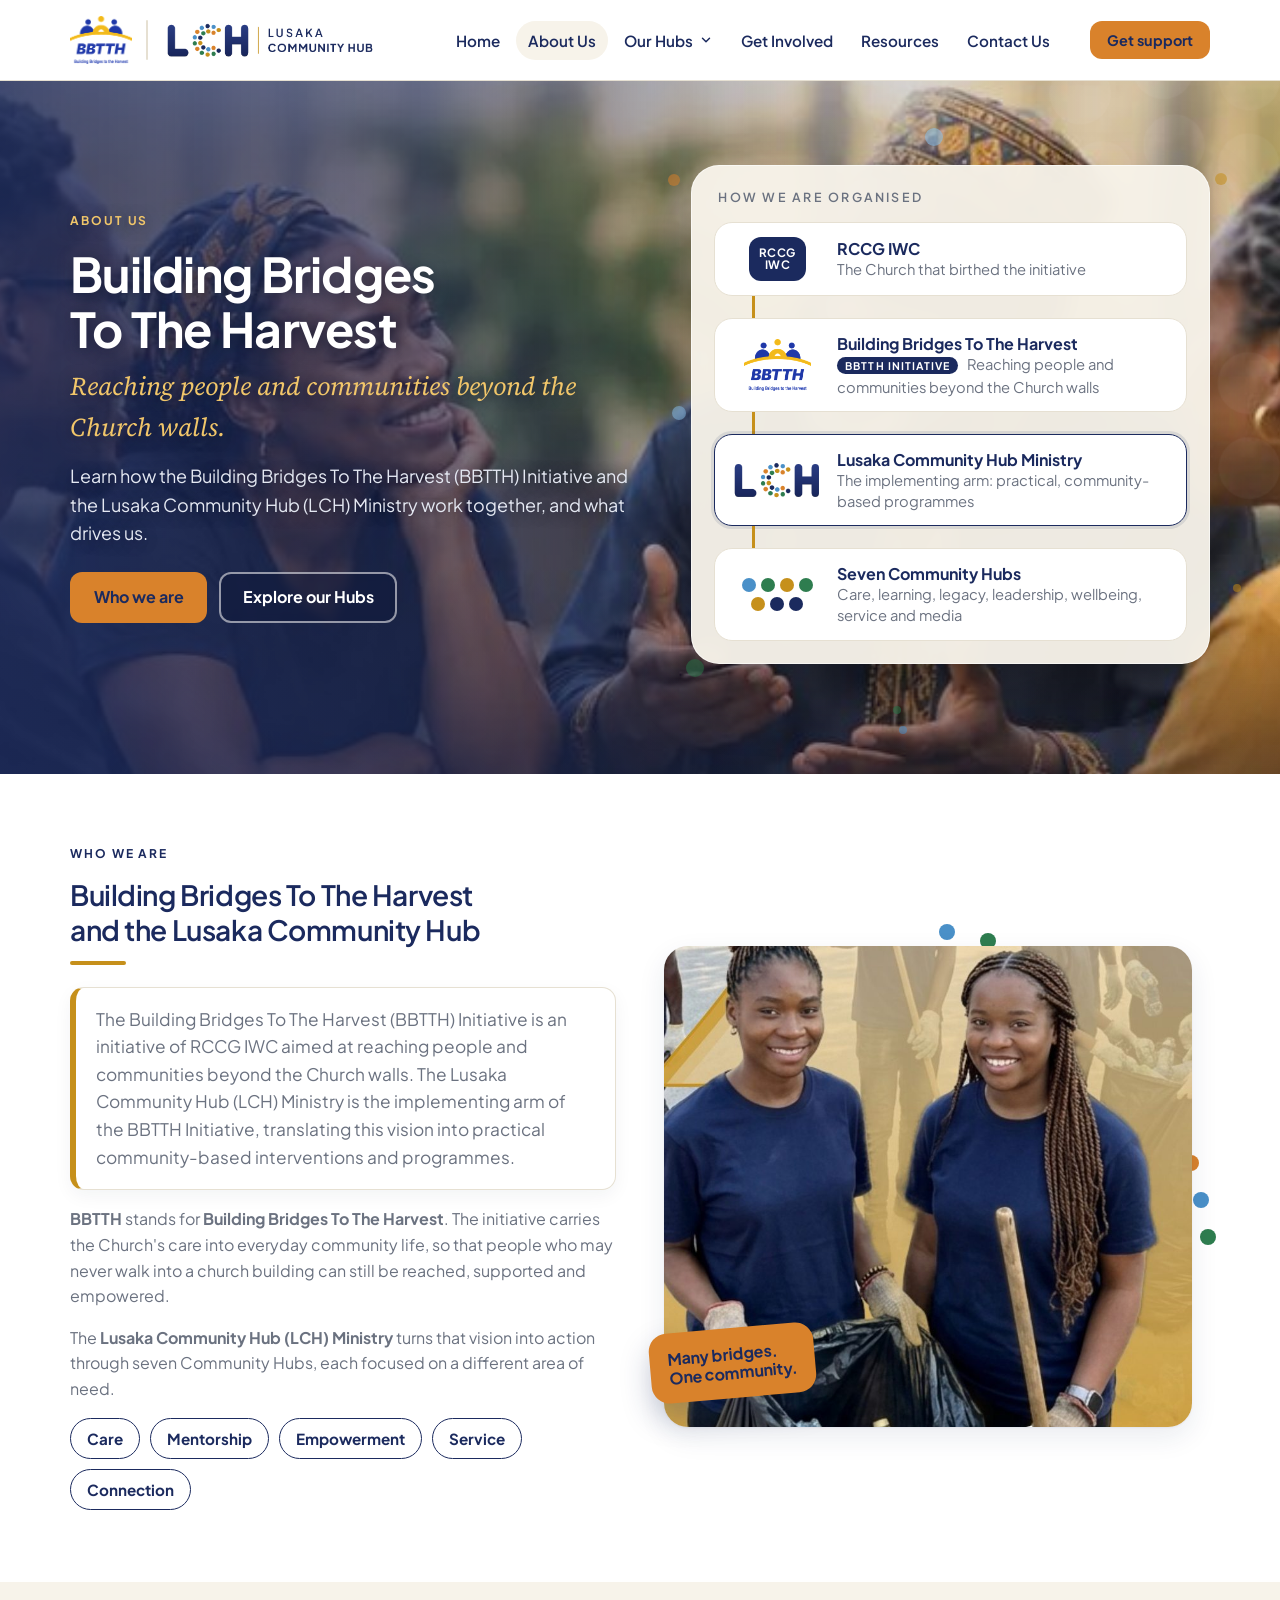
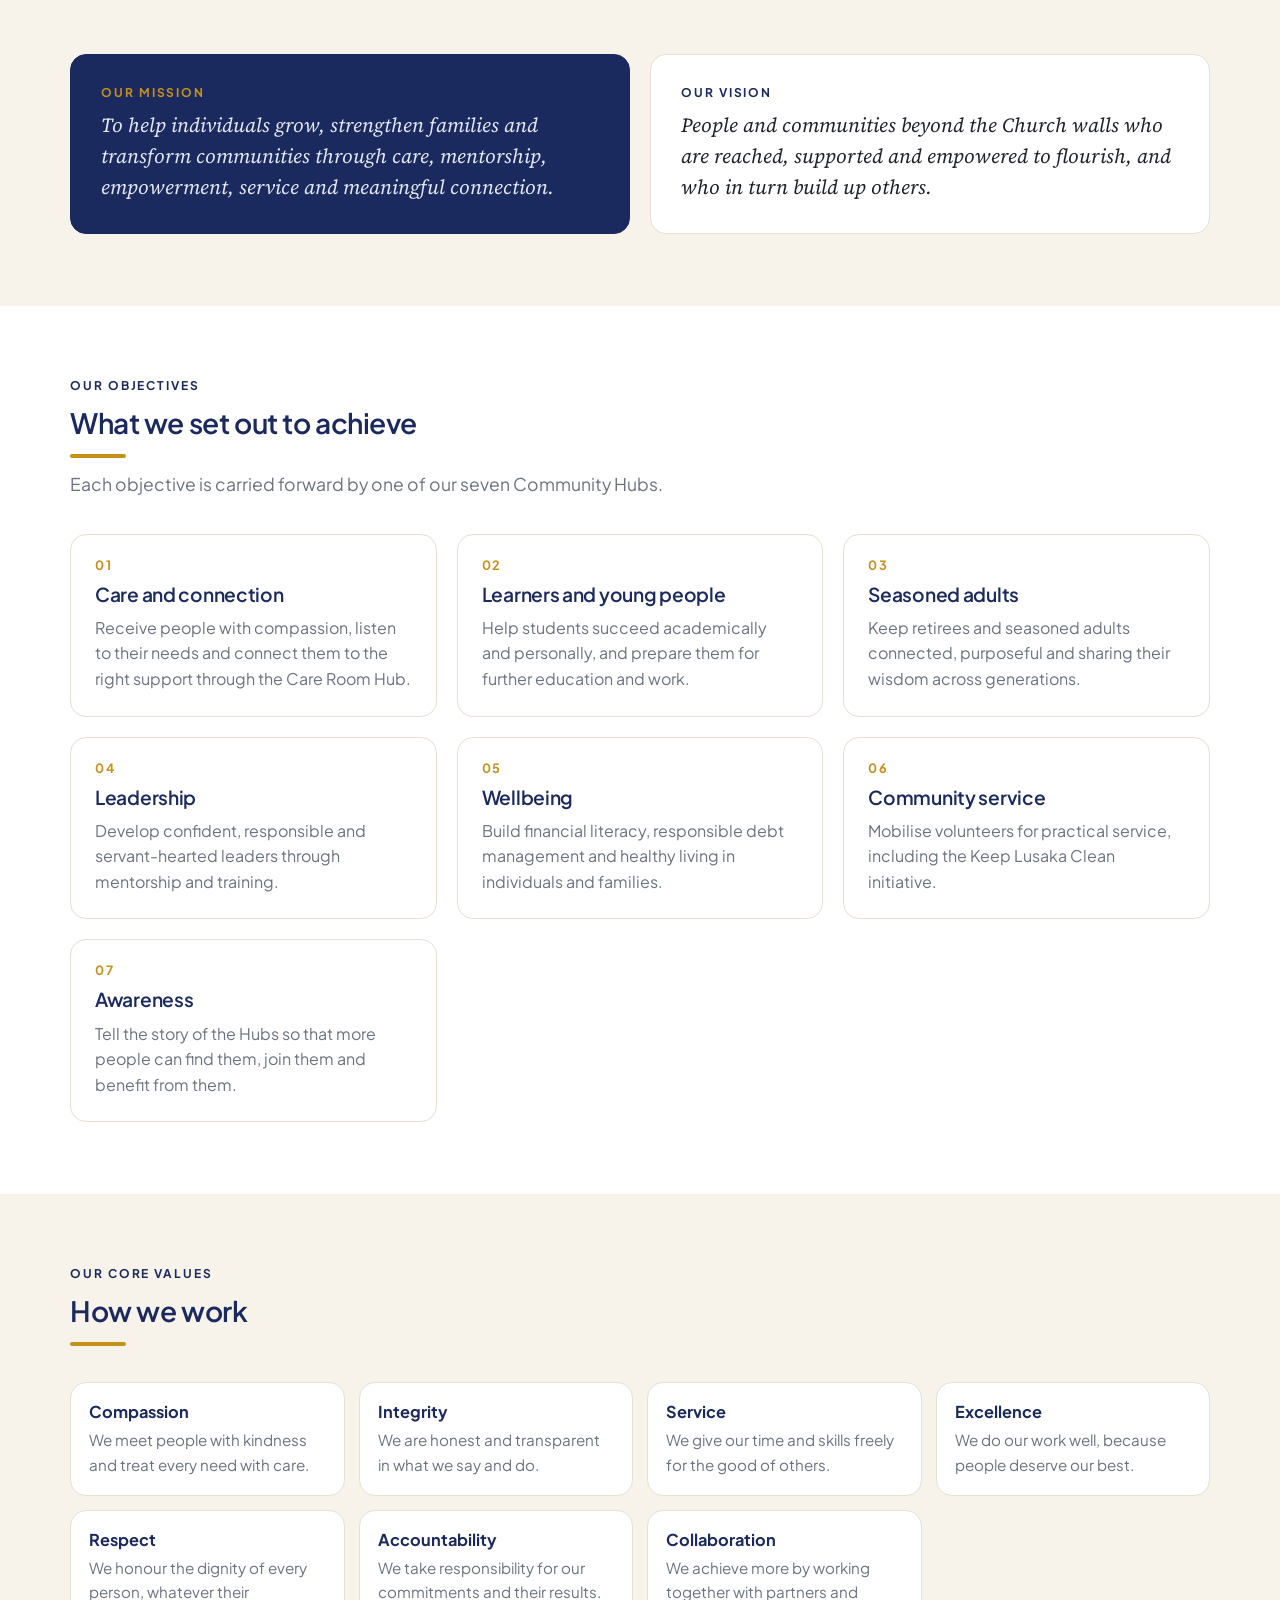
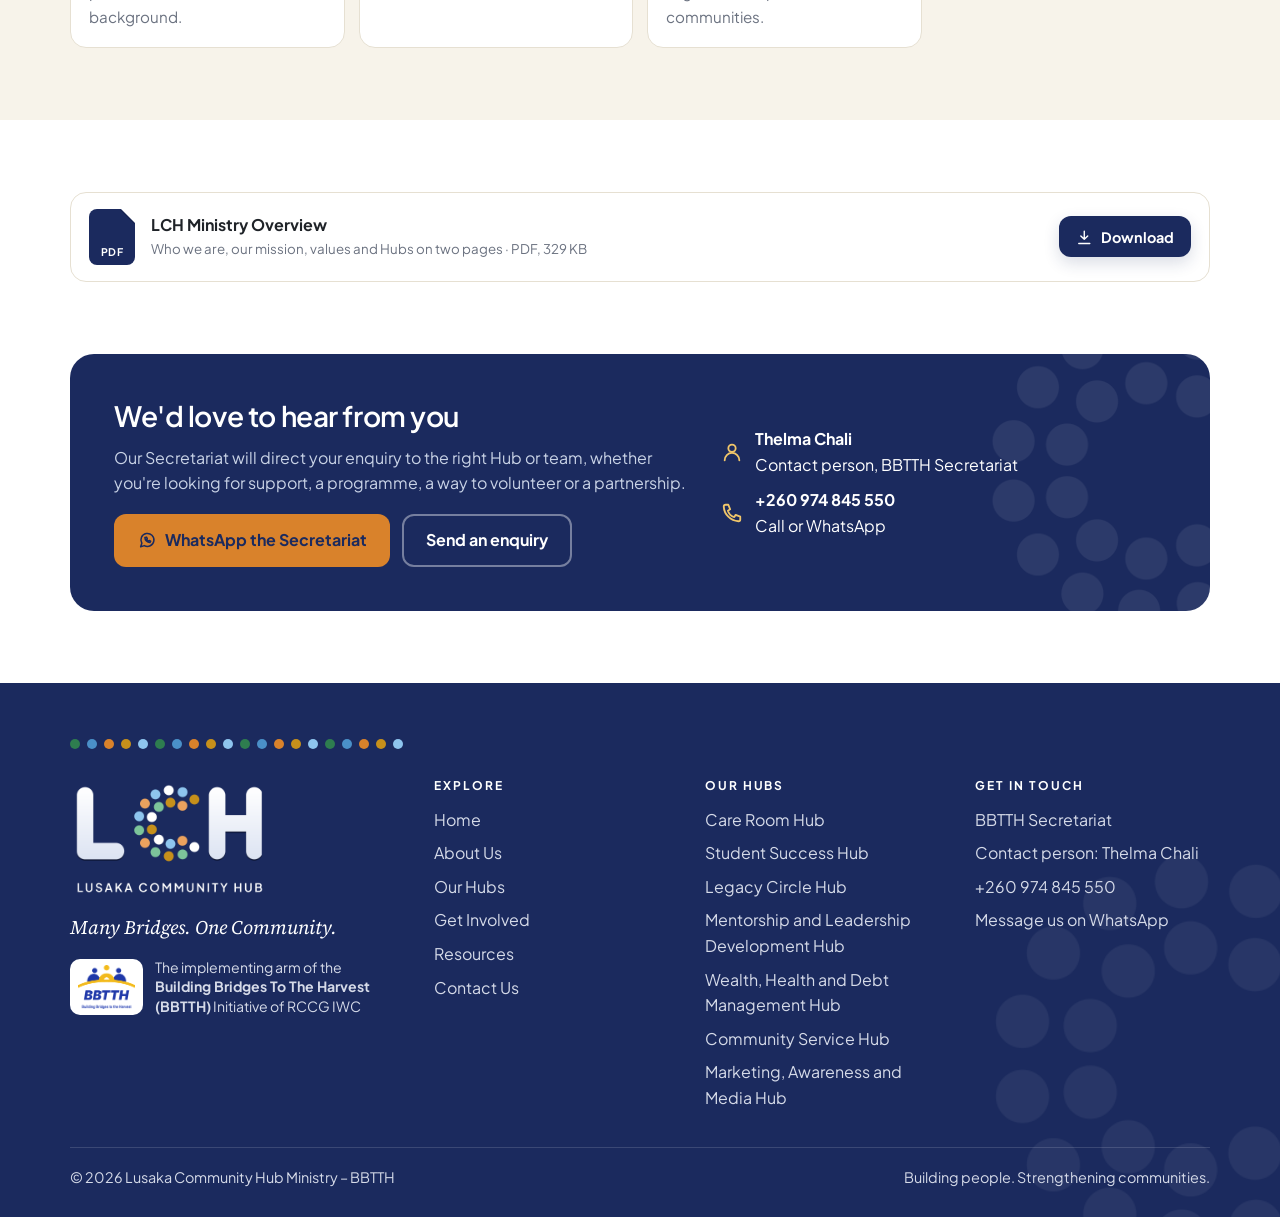
<file: about.html>
<!DOCTYPE html>
<html lang="en-GB">
<head>
<meta charset="utf-8">
<script>document.documentElement.classList.add("js")</script>
<meta name="viewport" content="width=device-width, initial-scale=1">
<title>About Us · Lusaka Community Hub Ministry</title>
<meta name="description" content="How the Building Bridges To The Harvest (BBTTH) Initiative and the Lusaka Community Hub Ministry relate, and our mission, vision, objectives and values.">
<meta property="og:title" content="About Us · Lusaka Community Hub Ministry">
<meta property="og:description" content="How the Building Bridges To The Harvest (BBTTH) Initiative and the Lusaka Community Hub Ministry relate, and our mission, vision, objectives and values.">
<meta property="og:type" content="website">

<meta name="theme-color" content="#1B2A5E">
<link rel="icon" type="image/png" sizes="32x32" href="img/favicon-32.png">
<link rel="icon" type="image/png" sizes="48x48" href="img/favicon-48.png">
<link rel="apple-touch-icon" href="img/apple-touch-icon.png">
<link rel="preload" href="assets/fonts/plus-jakarta-sans-latin-400-normal.woff2" as="font" type="font/woff2" crossorigin>
<link rel="preload" href="assets/fonts/plus-jakarta-sans-latin-700-normal.woff2" as="font" type="font/woff2" crossorigin>
<link rel="stylesheet" href="assets/site.css">
</head>
<body data-site="Lusaka Community Hub Ministry">
<a class="skip" href="#main">Skip to content</a>
<header class="site-header">
  <div class="wrap nav">
    <a class="brand" href="index.html" aria-label="BBTTH Initiative and Lusaka Community Hub Ministry, home"><img class="logo-bbtth" src="img/logo-bbtth.png" alt="BBTTH, Building Bridges To The Harvest" width="260" height="202"><span class="sep" aria-hidden="true"></span><img class="logo-lch" src="img/lch-logo-horizontal.png" alt="LCH Lusaka Community Hub" width="709" height="132"><img class="logo-mono" src="img/lch-monogram.png" alt="LCH Lusaka Community Hub" width="284" height="120"></a>
    <nav aria-label="Main"><ul class="nav-links"><li><a href="index.html">Home</a></li><li><a href="about.html" aria-current="page">About Us</a></li><li><button class="navbtn" id="hubsBtn" aria-expanded="false" aria-controls="mega">Our Hubs <svg viewBox="0 0 24 24" fill="none" stroke="currentColor" stroke-width="2.5" stroke-linecap="round" stroke-linejoin="round" aria-hidden="true"><path d="m6 9 6 6 6-6"/></svg></button><div class="mega" id="mega" role="menu"><a role="menuitem" href="hubs/care-room.html"><span class="dot" style="background:#4A90C8"></span><span><b>Care Room Hub</b><small>A Safe Space to Be Heard, Supported and Empowered.</small></span></a><a role="menuitem" href="hubs/student-success.html"><span class="dot" style="background:#2E7D4F"></span><span><b>Student Success Hub</b><small>Learn, Grow, Achieve.</small></span></a><a role="menuitem" href="hubs/legacy-circle.html"><span class="dot" style="background:#C6901B"></span><span><b>Legacy Circle Hub</b><small>People. Purpose. Lasting Impact.</small></span></a><a role="menuitem" href="hubs/mentorship-leadership.html"><span class="dot" style="background:#2E7D4F"></span><span><b>Mentorship and Leadership Development Hub</b><small>Guide. Equip. Empower.</small></span></a><a role="menuitem" href="hubs/wealth-health-debt.html"><span class="dot" style="background:#C6901B"></span><span><b>Wealth, Health and Debt Management Hub</b><small>Manage. Improve. Grow.</small></span></a><a role="menuitem" href="hubs/community-service.html"><span class="dot" style="background:#1B2A5E"></span><span><b>Community Service Hub</b><small>Serve. Uplift. Create Impact.</small></span></a><a role="menuitem" href="hubs/marketing-media.html"><span class="dot" style="background:#1B2A5E"></span><span><b>Marketing, Awareness and Media Hub</b><small>Create. Communicate. Amplify.</small></span></a><a role="menuitem" class="all" href="hubs.html">See all seven Hubs <svg viewBox="0 0 24 24" fill="none" stroke="currentColor" stroke-width="2.2" stroke-linecap="round" stroke-linejoin="round" aria-hidden="true"><path d="M5 12h14M13 6l6 6-6 6"/></svg></a></div></li><li><a href="get-involved.html">Get Involved</a></li><li><a href="resources.html">Resources</a></li><li><a href="contact.html">Contact Us</a></li></ul></nav>
    <a class="btn btn-gold btn-sm nav-cta" href="hubs/care-room.html">Get support</a>
    <button class="menu-toggle" id="menuToggle" aria-label="Open menu" aria-expanded="false" aria-controls="drawer"><svg viewBox="0 0 24 24" fill="none" stroke="currentColor" stroke-width="2" stroke-linecap="round" stroke-linejoin="round" aria-hidden="true"><path d="M4 7h16M4 12h16M4 17h16"/></svg></button>
  </div>
</header>
<div class="drawer" id="drawer" aria-hidden="true">
  <div class="drawer-backdrop" data-close></div>
  <nav class="drawer-panel" aria-label="Site menu">
    <div class="row"><a class="brand" href="index.html" aria-label="BBTTH Initiative and Lusaka Community Hub Ministry, home"><img class="logo-bbtth" src="img/logo-bbtth.png" alt="BBTTH, Building Bridges To The Harvest" width="260" height="202"><span class="sep" aria-hidden="true"></span><img class="logo-lch" src="img/lch-logo-horizontal.png" alt="LCH Lusaka Community Hub" width="709" height="132"><img class="logo-mono" src="img/lch-monogram.png" alt="LCH Lusaka Community Hub" width="284" height="120"></a><button class="icon-btn" data-close aria-label="Close menu"><svg viewBox="0 0 24 24" fill="none" stroke="currentColor" stroke-width="2" stroke-linecap="round" stroke-linejoin="round" aria-hidden="true"><path d="M6 6l12 12M18 6 6 18"/></svg></button></div>
    <a href="index.html">Home</a><a href="about.html" aria-current=page>About Us</a><a href="hubs.html">Our Hubs</a><a href="get-involved.html">Get Involved</a><a href="resources.html">Resources</a><a href="contact.html">Contact Us</a>
    <div class="group">Our Hubs</div>
    <a href="hubs/care-room.html"><span class="dot" style="background:#4A90C8"></span>Care Room Hub</a><a href="hubs/student-success.html"><span class="dot" style="background:#2E7D4F"></span>Student Success Hub</a><a href="hubs/legacy-circle.html"><span class="dot" style="background:#C6901B"></span>Legacy Circle Hub</a><a href="hubs/mentorship-leadership.html"><span class="dot" style="background:#2E7D4F"></span>Mentorship and Leadership Development Hub</a><a href="hubs/wealth-health-debt.html"><span class="dot" style="background:#C6901B"></span>Wealth, Health and Debt Management Hub</a><a href="hubs/community-service.html"><span class="dot" style="background:#1B2A5E"></span>Community Service Hub</a><a href="hubs/marketing-media.html"><span class="dot" style="background:#1B2A5E"></span>Marketing, Awareness and Media Hub</a>
    <a class="btn btn-gold" style="justify-content:center;margin-top:14px" href="https://wa.me/260974845550" target="_blank" rel="noopener"><svg viewBox="0 0 24 24" fill="none" stroke="currentColor" stroke-width="2" stroke-linecap="round" stroke-linejoin="round" aria-hidden="true"><path d="M3.5 20.5 5 16a8.5 8.5 0 1 1 3.2 3.1Z"/><path d="M9 8.5c0 3.5 3 6.5 6.5 6.5l1-1.6-2-1-1 .8a4.5 4.5 0 0 1-2.2-2.2l.8-1-1-2Z"/></svg> WhatsApp the Secretariat</a>
  </nav>
</div>
<main id="main" tabindex="-1">

<section class="mhero">
  <div class="mbg n4" aria-hidden="true"><span class="slide k0" style="background-image:url(img/hub-legacy.jpg);animation-delay:0s"></span><span class="slide k1" style="background-image:url(img/launch-team.jpg);animation-delay:7s"></span><span class="slide k2" style="background-image:url(img/hub-care.jpg);animation-delay:14s"></span><span class="slide k3" style="background-image:url(img/hub-student.jpg);animation-delay:21s"></span><span class="shade"></span><span class="dots-wm"></span></div><div class="float-dots" aria-hidden="true"><i style="left:72.8%;top:55.3%;width:14px;height:14px;background:var(--growth);animation-delay:-6.3s;animation-duration:16.8s"></i><i style="left:60.7%;top:76.7%;width:14px;height:14px;background:var(--sky);animation-delay:-8.8s;animation-duration:16.3s"></i><i style="left:56.3%;top:32.7%;width:8px;height:8px;background:var(--copper);animation-delay:-7.5s;animation-duration:17.1s"></i><i style="left:81.2%;top:58.4%;width:14px;height:14px;background:var(--gold);animation-delay:-13.5s;animation-duration:15.2s"></i><i style="left:80.3%;top:19.9%;width:8px;height:8px;background:#8EC5EE;animation-delay:-11.6s;animation-duration:10.5s"></i><i style="left:53.6%;top:83.4%;width:18px;height:18px;background:var(--growth);animation-delay:-0.4s;animation-duration:13.7s"></i><i style="left:72.3%;top:80.1%;width:18px;height:18px;background:var(--sky);animation-delay:-3.3s;animation-duration:12.4s"></i><i style="left:52.2%;top:13.5%;width:12px;height:12px;background:var(--copper);animation-delay:-5.7s;animation-duration:14.4s"></i><i style="left:94.9%;top:13.3%;width:12px;height:12px;background:var(--gold);animation-delay:-4.4s;animation-duration:11.8s"></i><i style="left:65.3%;top:12.2%;width:8px;height:8px;background:#8EC5EE;animation-delay:-5.6s;animation-duration:16.8s"></i><i style="left:69.8%;top:90.3%;width:8px;height:8px;background:var(--growth);animation-delay:-3.0s;animation-duration:17.4s"></i><i style="left:54.4%;top:39.0%;width:14px;height:14px;background:var(--sky);animation-delay:-5.9s;animation-duration:14.5s"></i><i style="left:61.1%;top:65.4%;width:12px;height:12px;background:var(--copper);animation-delay:-1.2s;animation-duration:12.7s"></i><i style="left:96.3%;top:72.7%;width:8px;height:8px;background:var(--gold);animation-delay:-1.9s;animation-duration:15.7s"></i><i style="left:52.5%;top:46.9%;width:14px;height:14px;background:#8EC5EE;animation-delay:-2.5s;animation-duration:14.5s"></i><i style="left:72.6%;top:22.8%;width:10px;height:10px;background:var(--growth);animation-delay:-5.9s;animation-duration:13.1s"></i><i style="left:70.2%;top:93.1%;width:8px;height:8px;background:var(--sky);animation-delay:-3.8s;animation-duration:17.8s"></i><i style="left:89.0%;top:32.8%;width:8px;height:8px;background:var(--copper);animation-delay:-2.9s;animation-duration:13.2s"></i><i style="left:91.3%;top:62.5%;width:8px;height:8px;background:var(--gold);animation-delay:-0.6s;animation-duration:11.2s"></i><i style="left:72.3%;top:6.8%;width:18px;height:18px;background:#8EC5EE;animation-delay:-4.6s;animation-duration:12.4s"></i></div>
  <div class="wrap hero-grid">
    <div class="hero-copy reveal">
      <span class="eyebrow">About us</span>
      <h1>Building Bridges To The Harvest</h1>
      <p class="hero-tagline">Reaching people and communities beyond the Church walls.</p>
      <p class="lead">Learn how the Building Bridges To The Harvest (BBTTH) Initiative and the Lusaka Community Hub (LCH) Ministry work together, and what drives us.</p>
      <div class="btn-row"><a class="btn btn-gold" href="#who-h">Who we are</a><a class="btn btn-light" href="hubs.html">Explore our Hubs</a></div>
    </div>
    <div class="hero-org glass reveal" style="--d:.15s"><h2>How we are organised</h2><ol class="org" aria-label="How Building Bridges To The Harvest (BBTTH) and LCH relate">
  <li><div class="org-node"><span class="logo"><span class="mark" style="width:auto;padding:0 10px">RCCG<br>IWC</span></span>
    <span><b>RCCG IWC</b><small>The Church that birthed the initiative</small></span></div></li>
  <li><div class="org-node"><span class="logo"><img src="img/logo-bbtth.png" alt="" width="260" height="202"></span>
    <span><b>Building Bridges To The Harvest</b><small><span class="pill">BBTTH Initiative</span> Reaching people and communities beyond the Church walls</small></span></div></li>
  <li><div class="org-node highlight"><span class="logo"><img src="img/lch-monogram.png" alt="" width="284" height="120"></span>
    <span><b>Lusaka Community Hub Ministry</b><small>The implementing arm: practical, community-based programmes</small></span></div></li>
  <li><a class="org-node hubs" href="hubs.html" style="text-decoration:none"><span class="dots"><i style="background:#4A90C8" title="Care Room"></i><i style="background:#2E7D4F" title="Student Success"></i><i style="background:#C6901B" title="Legacy Circle"></i><i style="background:#2E7D4F" title="Mentorship &amp; Leadership"></i><i style="background:#C6901B" title="Wealth, Health &amp; Debt"></i><i style="background:#1B2A5E" title="Community Service"></i><i style="background:#1B2A5E" title="Marketing &amp; Media"></i></span>
    <span><b>Seven Community Hubs</b><small>Care, learning, legacy, leadership, wellbeing, service and media</small></span></a></li>
</ol></div>
  </div>
</section>
<section>
  <div class="wrap split" style="align-items:center">
    <div class="copy reveal">
      <span class="eyebrow">Who we are</span>
      <h2 id="who-h">Building Bridges To The Harvest and the Lusaka Community Hub</h2>
      <div class="statement" style="margin:6px 0 0"><p>The Building Bridges To The Harvest (BBTTH) Initiative is an initiative of RCCG IWC aimed at reaching people and communities beyond the Church walls. The Lusaka Community Hub (LCH) Ministry is the implementing arm of the BBTTH Initiative, translating this vision into practical community-based interventions and programmes.</p></div>
      <p><b>BBTTH</b> stands for <b>Building Bridges To The Harvest</b>. The initiative carries the Church's care into everyday community life, so that people who may never walk into a church building can still be reached, supported and empowered.</p>
      <p>The <b>Lusaka Community Hub (LCH) Ministry</b> turns that vision into action through seven Community Hubs, each focused on a different area of need.</p>
      <ul class="pillars" aria-label="Our approach"><li>Care</li><li>Mentorship</li><li>Empowerment</li><li>Service</li><li>Connection</li></ul>
    </div>
    <div class="media-art reveal" style="--d:.1s">
      <div class="arc" aria-hidden="true"><i></i><i></i><i></i><i></i><i></i><i></i><i></i><i></i><i></i><i></i><i></i><i></i></div>
      <div class="media"><img src="img/launch-team.jpg" alt="BBTTH volunteers serving their community during a Keep Lusaka Clean day" loading="lazy" width="830" height="755"></div>
      <span class="sticker">Many bridges.<br>One community.</span>
    </div>
  </div>
</section>
<section class="section-tint">
  <div class="wrap mv stagger">
    <div class="card dark"><span class="eyebrow" style="color:var(--gold)">Our mission</span><p>To help individuals grow, strengthen families and transform communities through care, mentorship, empowerment, service and meaningful connection.</p></div>
    <div class="card"><span class="eyebrow">Our vision</span><p>People and communities beyond the Church walls who are reached, supported and empowered to flourish, and who in turn build up others.</p></div>
  </div>
</section>
<section aria-labelledby="obj-h">
  <div class="wrap">
    <div class="section-head reveal"><span class="eyebrow">Our objectives</span><h2 id="obj-h">What we set out to achieve</h2>
      <p>Each objective is carried forward by one of our seven Community Hubs.</p></div>
    <div class="grid-3 numbered stagger"><div class="card"><h3>Care and connection</h3><p>Receive people with compassion, listen to their needs and connect them to the right support through the Care Room Hub.</p></div><div class="card"><h3>Learners and young people</h3><p>Help students succeed academically and personally, and prepare them for further education and work.</p></div><div class="card"><h3>Seasoned adults</h3><p>Keep retirees and seasoned adults connected, purposeful and sharing their wisdom across generations.</p></div><div class="card"><h3>Leadership</h3><p>Develop confident, responsible and servant-hearted leaders through mentorship and training.</p></div><div class="card"><h3>Wellbeing</h3><p>Build financial literacy, responsible debt management and healthy living in individuals and families.</p></div><div class="card"><h3>Community service</h3><p>Mobilise volunteers for practical service, including the Keep Lusaka Clean initiative.</p></div><div class="card"><h3>Awareness</h3><p>Tell the story of the Hubs so that more people can find them, join them and benefit from them.</p></div></div>
  </div>
</section>
<section class="section-tint" aria-labelledby="val-h">
  <div class="wrap">
    <div class="section-head reveal"><span class="eyebrow">Our core values</span><h2 id="val-h">How we work</h2></div>
    <div class="values-grid stagger"><div class="card"><b>Compassion</b><p>We meet people with kindness and treat every need with care.</p></div><div class="card"><b>Integrity</b><p>We are honest and transparent in what we say and do.</p></div><div class="card"><b>Service</b><p>We give our time and skills freely for the good of others.</p></div><div class="card"><b>Excellence</b><p>We do our work well, because people deserve our best.</p></div><div class="card"><b>Respect</b><p>We honour the dignity of every person, whatever their background.</p></div><div class="card"><b>Accountability</b><p>We take responsibility for our commitments and their results.</p></div><div class="card"><b>Collaboration</b><p>We achieve more by working together with partners and communities.</p></div></div>
  </div>
</section>
<section>
  <div class="wrap">
    <div class="dl" style="--accent:#1B2A5E">
  <span class="file" aria-hidden="true">PDF</span>
  <span class="meta"><b>LCH Ministry Overview</b><small>Who we are, our mission, values and Hubs on two pages · PDF, 329 KB</small></span>
  <a class="btn btn-primary btn-sm" href="downloads/lch-ministry-overview.pdf" download><svg viewBox="0 0 24 24" fill="none" stroke="currentColor" stroke-width="2" stroke-linecap="round" stroke-linejoin="round" aria-hidden="true"><path d="M12 3v12M7 10l5 5 5-5M4 21h16"/></svg> Download</a>
</div>
  </div>
</section>
<section style="padding-top:0"><div class="wrap"><div class="band">
  <div style="position:relative;z-index:1;display:grid;gap:12px">
    <h2>We'd love to hear from you</h2>
    <p>Our Secretariat will direct your enquiry to the right Hub or team, whether you're looking for support, a programme, a way to volunteer or a partnership.</p>
    <div class="btn-row" style="margin-top:6px">
      <a class="btn btn-gold" href="https://wa.me/260974845550" target="_blank" rel="noopener"><svg viewBox="0 0 24 24" fill="none" stroke="currentColor" stroke-width="2" stroke-linecap="round" stroke-linejoin="round" aria-hidden="true"><path d="M3.5 20.5 5 16a8.5 8.5 0 1 1 3.2 3.1Z"/><path d="M9 8.5c0 3.5 3 6.5 6.5 6.5l1-1.6-2-1-1 .8a4.5 4.5 0 0 1-2.2-2.2l.8-1-1-2Z"/></svg> WhatsApp the Secretariat</a>
      <a class="btn" style="color:#fff;border-color:rgba(255,255,255,.4)" href="contact.html">Send an enquiry</a>
    </div>
  </div>
  <div class="contact-lines">
    <div><svg viewBox="0 0 24 24" fill="none" stroke="currentColor" stroke-width="2" stroke-linecap="round" stroke-linejoin="round" aria-hidden="true"><circle cx="12" cy="8" r="4"/><path d="M4 21a8 8 0 0 1 16 0"/></svg><span><b>Thelma Chali</b><br>Contact person, BBTTH Secretariat</span></div>
    <div><svg viewBox="0 0 24 24" fill="none" stroke="currentColor" stroke-width="2" stroke-linecap="round" stroke-linejoin="round" aria-hidden="true"><path d="M5 3h3l2 5-2.5 1.5a11 11 0 0 0 7 7L16 14l5 2v3a2 2 0 0 1-2 2A17 17 0 0 1 3 5a2 2 0 0 1 2-2Z"/></svg><span><b>+260 974 845 550</b><br>Call or WhatsApp</span></div>
    
  </div>
</div></div></section>
</main>
<footer class="on-dark">
  <div class="wrap">
    <div class="dot-row foot-dots" aria-hidden="true"><i></i><i></i><i></i><i></i><i></i><i></i><i></i><i></i><i></i><i></i><i></i><i></i><i></i><i></i><i></i><i></i><i></i><i></i><i></i><i></i></div>
    <div class="foot">
      <div class="foot-brand">
        <img class="lch" src="img/lch-logo-reversed.png" alt="LCH Lusaka Community Hub" width="480" height="290">
        <p class="tagline">Many Bridges. One Community.</p>
        <div class="foot-bbtth">
          <span class="plate"><img src="img/logo-bbtth.png" alt="BBTTH, Building Bridges To The Harvest" width="260" height="202"></span>
          <small>The implementing arm of the <b>Building Bridges To The Harvest (BBTTH)</b> Initiative of RCCG IWC</small>
        </div>
      </div>
      <div><h4>Explore</h4><ul><li><a href="index.html">Home</a></li><li><a href="about.html">About Us</a></li><li><a href="hubs.html">Our Hubs</a></li><li><a href="get-involved.html">Get Involved</a></li><li><a href="resources.html">Resources</a></li><li><a href="contact.html">Contact Us</a></li></ul></div>
      <div><h4>Our Hubs</h4><ul><li><a href="hubs/care-room.html">Care Room Hub</a></li><li><a href="hubs/student-success.html">Student Success Hub</a></li><li><a href="hubs/legacy-circle.html">Legacy Circle Hub</a></li><li><a href="hubs/mentorship-leadership.html">Mentorship and Leadership Development Hub</a></li><li><a href="hubs/wealth-health-debt.html">Wealth, Health and Debt Management Hub</a></li><li><a href="hubs/community-service.html">Community Service Hub</a></li><li><a href="hubs/marketing-media.html">Marketing, Awareness and Media Hub</a></li></ul></div>
      <div><h4>Get in touch</h4><ul><li>BBTTH Secretariat</li><li>Contact person: Thelma Chali</li><li><a href="tel:+260974845550">+260 974 845 550</a></li><li><a href="https://wa.me/260974845550" target="_blank" rel="noopener">Message us on WhatsApp</a></li></ul></div>
    </div>
    <div class="foot-bottom">
      <span>© <span data-year>2026</span> Lusaka Community Hub Ministry – BBTTH</span>
      <span>Building people. Strengthening communities.</span>
    </div>
  </div>
</footer>
<script src="assets/site.js" defer></script>
</body>
</html>
</file>
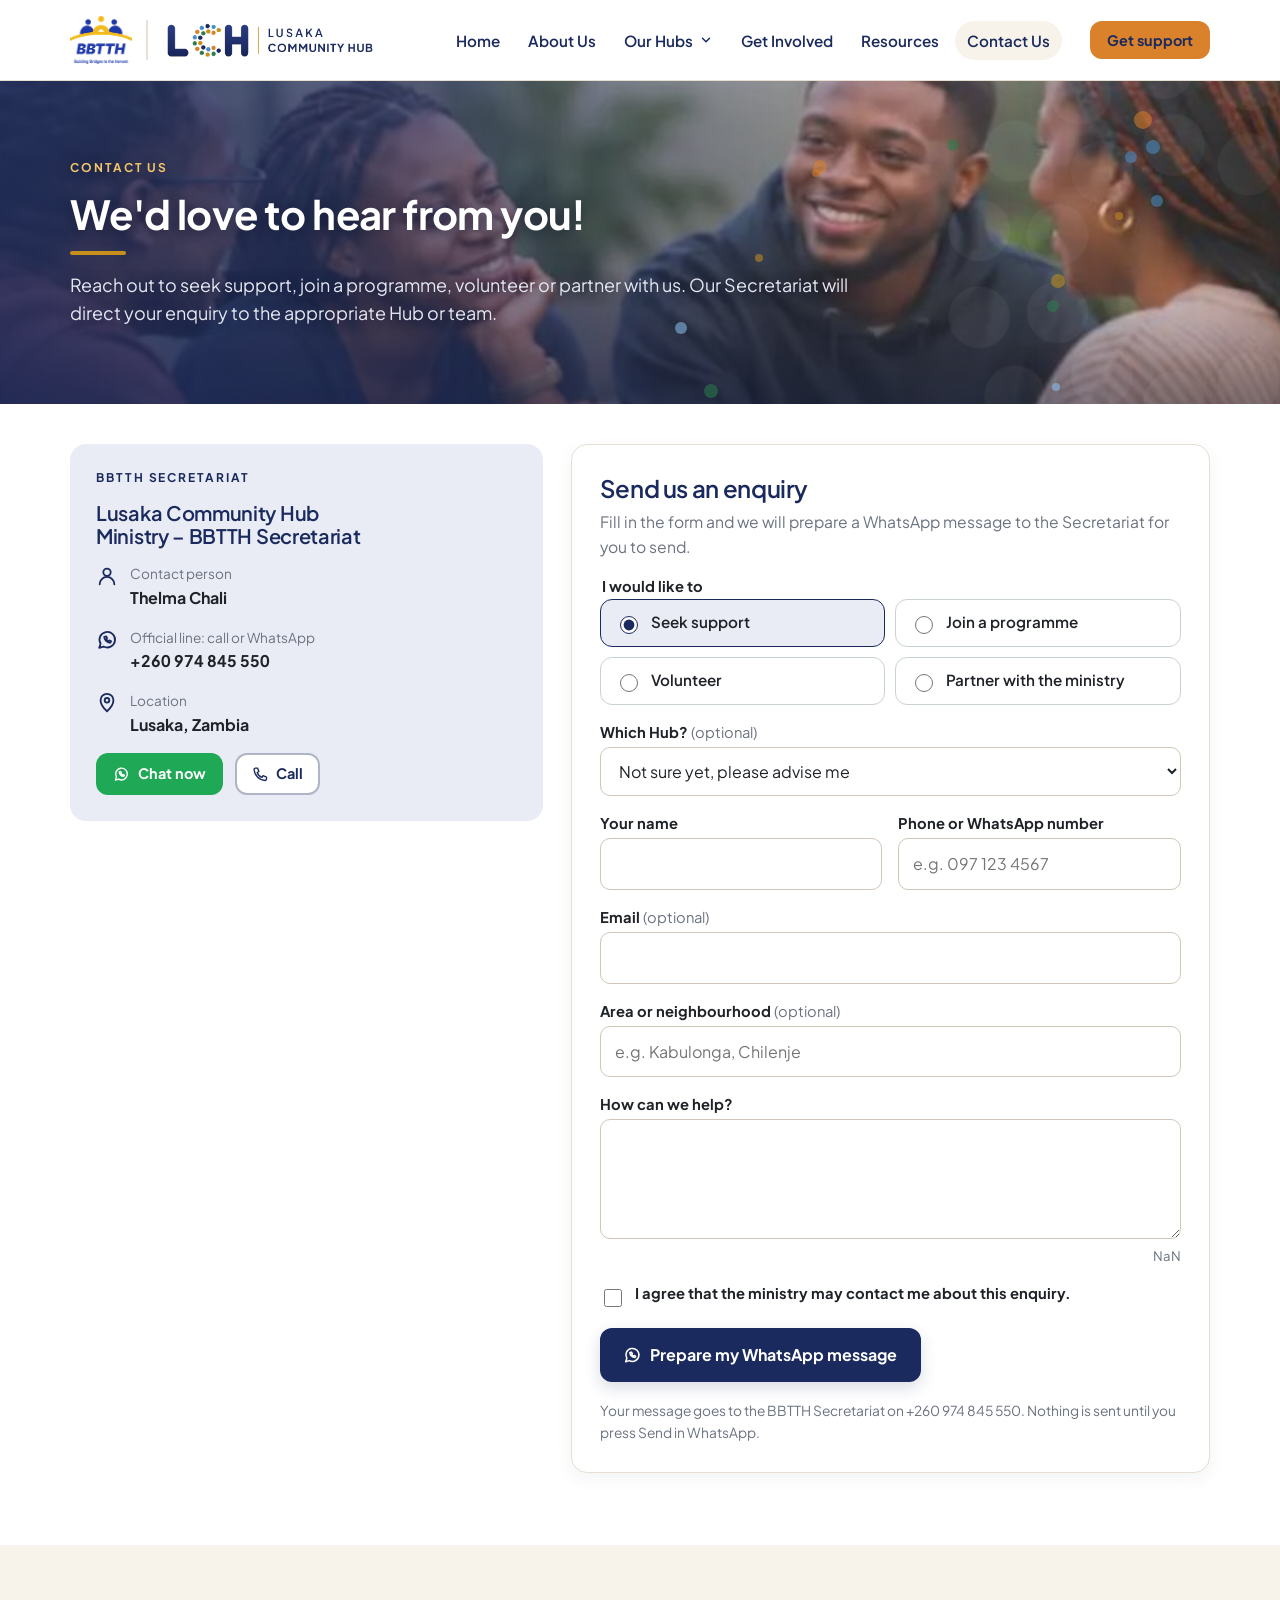
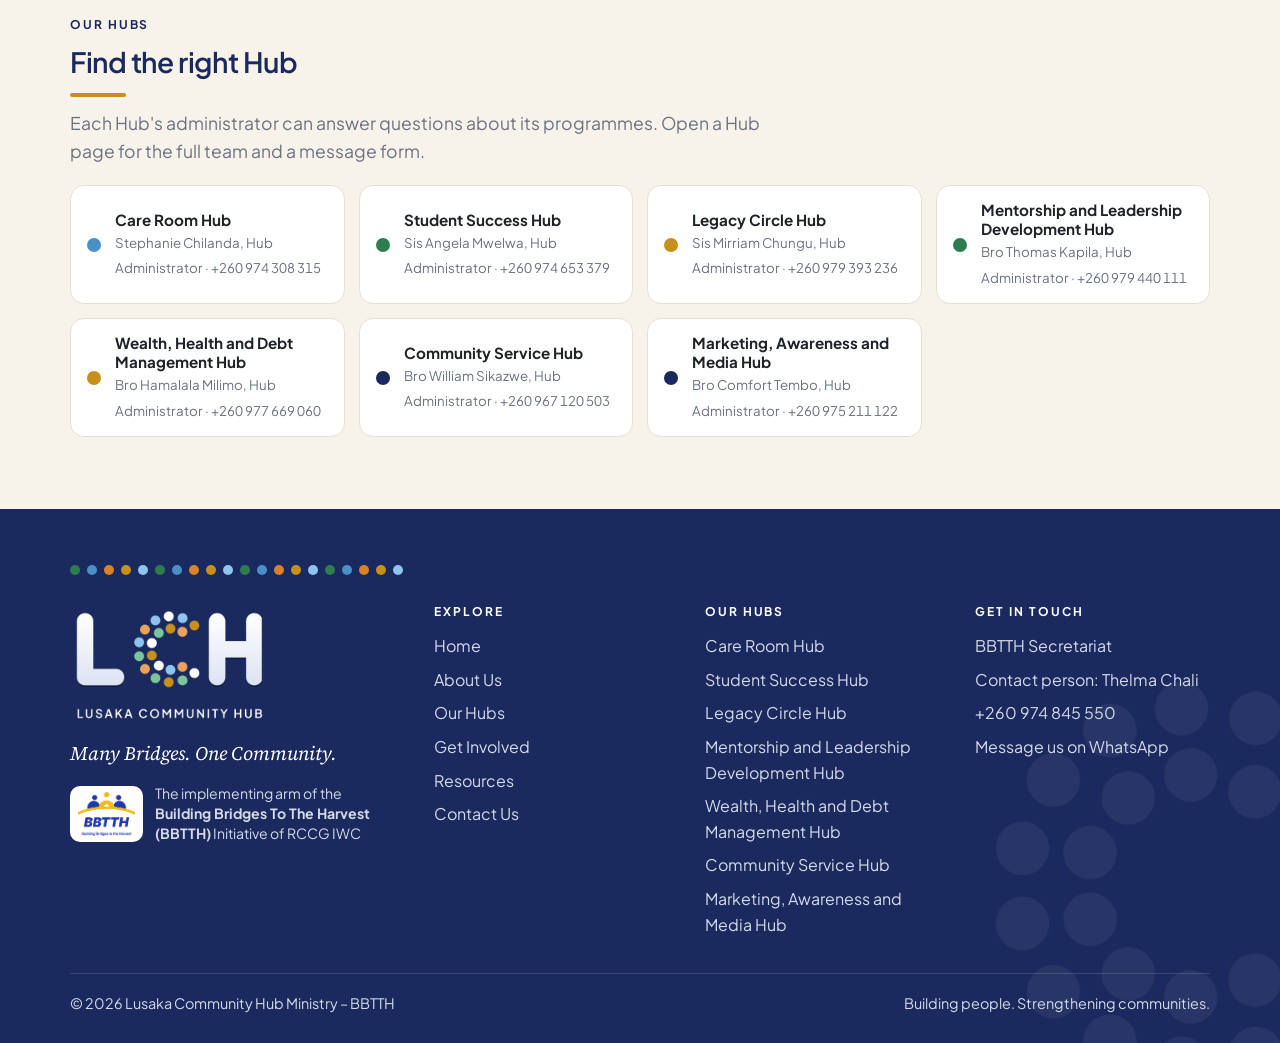
<file: contact.html>
<!DOCTYPE html>
<html lang="en-GB">
<head>
<meta charset="utf-8">
<script>document.documentElement.classList.add("js")</script>
<meta name="viewport" content="width=device-width, initial-scale=1">
<title>Contact Us · Lusaka Community Hub Ministry</title>
<meta name="description" content="Contact the BBTTH Secretariat of the Lusaka Community Hub Ministry.">
<meta property="og:title" content="Contact Us · Lusaka Community Hub Ministry">
<meta property="og:description" content="Contact the BBTTH Secretariat of the Lusaka Community Hub Ministry.">
<meta property="og:type" content="website">

<meta name="theme-color" content="#1B2A5E">
<link rel="icon" type="image/png" sizes="32x32" href="img/favicon-32.png">
<link rel="icon" type="image/png" sizes="48x48" href="img/favicon-48.png">
<link rel="apple-touch-icon" href="img/apple-touch-icon.png">
<link rel="preload" href="assets/fonts/plus-jakarta-sans-latin-400-normal.woff2" as="font" type="font/woff2" crossorigin>
<link rel="preload" href="assets/fonts/plus-jakarta-sans-latin-700-normal.woff2" as="font" type="font/woff2" crossorigin>
<link rel="stylesheet" href="assets/site.css">
</head>
<body data-site="Lusaka Community Hub Ministry">
<a class="skip" href="#main">Skip to content</a>
<header class="site-header">
  <div class="wrap nav">
    <a class="brand" href="index.html" aria-label="BBTTH Initiative and Lusaka Community Hub Ministry, home"><img class="logo-bbtth" src="img/logo-bbtth.png" alt="BBTTH, Building Bridges To The Harvest" width="260" height="202"><span class="sep" aria-hidden="true"></span><img class="logo-lch" src="img/lch-logo-horizontal.png" alt="LCH Lusaka Community Hub" width="709" height="132"><img class="logo-mono" src="img/lch-monogram.png" alt="LCH Lusaka Community Hub" width="284" height="120"></a>
    <nav aria-label="Main"><ul class="nav-links"><li><a href="index.html">Home</a></li><li><a href="about.html">About Us</a></li><li><button class="navbtn" id="hubsBtn" aria-expanded="false" aria-controls="mega">Our Hubs <svg viewBox="0 0 24 24" fill="none" stroke="currentColor" stroke-width="2.5" stroke-linecap="round" stroke-linejoin="round" aria-hidden="true"><path d="m6 9 6 6 6-6"/></svg></button><div class="mega" id="mega" role="menu"><a role="menuitem" href="hubs/care-room.html"><span class="dot" style="background:#4A90C8"></span><span><b>Care Room Hub</b><small>A Safe Space to Be Heard, Supported and Empowered.</small></span></a><a role="menuitem" href="hubs/student-success.html"><span class="dot" style="background:#2E7D4F"></span><span><b>Student Success Hub</b><small>Learn, Grow, Achieve.</small></span></a><a role="menuitem" href="hubs/legacy-circle.html"><span class="dot" style="background:#C6901B"></span><span><b>Legacy Circle Hub</b><small>People. Purpose. Lasting Impact.</small></span></a><a role="menuitem" href="hubs/mentorship-leadership.html"><span class="dot" style="background:#2E7D4F"></span><span><b>Mentorship and Leadership Development Hub</b><small>Guide. Equip. Empower.</small></span></a><a role="menuitem" href="hubs/wealth-health-debt.html"><span class="dot" style="background:#C6901B"></span><span><b>Wealth, Health and Debt Management Hub</b><small>Manage. Improve. Grow.</small></span></a><a role="menuitem" href="hubs/community-service.html"><span class="dot" style="background:#1B2A5E"></span><span><b>Community Service Hub</b><small>Serve. Uplift. Create Impact.</small></span></a><a role="menuitem" href="hubs/marketing-media.html"><span class="dot" style="background:#1B2A5E"></span><span><b>Marketing, Awareness and Media Hub</b><small>Create. Communicate. Amplify.</small></span></a><a role="menuitem" class="all" href="hubs.html">See all seven Hubs <svg viewBox="0 0 24 24" fill="none" stroke="currentColor" stroke-width="2.2" stroke-linecap="round" stroke-linejoin="round" aria-hidden="true"><path d="M5 12h14M13 6l6 6-6 6"/></svg></a></div></li><li><a href="get-involved.html">Get Involved</a></li><li><a href="resources.html">Resources</a></li><li><a href="contact.html" aria-current="page">Contact Us</a></li></ul></nav>
    <a class="btn btn-gold btn-sm nav-cta" href="hubs/care-room.html">Get support</a>
    <button class="menu-toggle" id="menuToggle" aria-label="Open menu" aria-expanded="false" aria-controls="drawer"><svg viewBox="0 0 24 24" fill="none" stroke="currentColor" stroke-width="2" stroke-linecap="round" stroke-linejoin="round" aria-hidden="true"><path d="M4 7h16M4 12h16M4 17h16"/></svg></button>
  </div>
</header>
<div class="drawer" id="drawer" aria-hidden="true">
  <div class="drawer-backdrop" data-close></div>
  <nav class="drawer-panel" aria-label="Site menu">
    <div class="row"><a class="brand" href="index.html" aria-label="BBTTH Initiative and Lusaka Community Hub Ministry, home"><img class="logo-bbtth" src="img/logo-bbtth.png" alt="BBTTH, Building Bridges To The Harvest" width="260" height="202"><span class="sep" aria-hidden="true"></span><img class="logo-lch" src="img/lch-logo-horizontal.png" alt="LCH Lusaka Community Hub" width="709" height="132"><img class="logo-mono" src="img/lch-monogram.png" alt="LCH Lusaka Community Hub" width="284" height="120"></a><button class="icon-btn" data-close aria-label="Close menu"><svg viewBox="0 0 24 24" fill="none" stroke="currentColor" stroke-width="2" stroke-linecap="round" stroke-linejoin="round" aria-hidden="true"><path d="M6 6l12 12M18 6 6 18"/></svg></button></div>
    <a href="index.html">Home</a><a href="about.html">About Us</a><a href="hubs.html">Our Hubs</a><a href="get-involved.html">Get Involved</a><a href="resources.html">Resources</a><a href="contact.html" aria-current=page>Contact Us</a>
    <div class="group">Our Hubs</div>
    <a href="hubs/care-room.html"><span class="dot" style="background:#4A90C8"></span>Care Room Hub</a><a href="hubs/student-success.html"><span class="dot" style="background:#2E7D4F"></span>Student Success Hub</a><a href="hubs/legacy-circle.html"><span class="dot" style="background:#C6901B"></span>Legacy Circle Hub</a><a href="hubs/mentorship-leadership.html"><span class="dot" style="background:#2E7D4F"></span>Mentorship and Leadership Development Hub</a><a href="hubs/wealth-health-debt.html"><span class="dot" style="background:#C6901B"></span>Wealth, Health and Debt Management Hub</a><a href="hubs/community-service.html"><span class="dot" style="background:#1B2A5E"></span>Community Service Hub</a><a href="hubs/marketing-media.html"><span class="dot" style="background:#1B2A5E"></span>Marketing, Awareness and Media Hub</a>
    <a class="btn btn-gold" style="justify-content:center;margin-top:14px" href="https://wa.me/260974845550" target="_blank" rel="noopener"><svg viewBox="0 0 24 24" fill="none" stroke="currentColor" stroke-width="2" stroke-linecap="round" stroke-linejoin="round" aria-hidden="true"><path d="M3.5 20.5 5 16a8.5 8.5 0 1 1 3.2 3.1Z"/><path d="M9 8.5c0 3.5 3 6.5 6.5 6.5l1-1.6-2-1-1 .8a4.5 4.5 0 0 1-2.2-2.2l.8-1-1-2Z"/></svg> WhatsApp the Secretariat</a>
  </nav>
</div>
<main id="main" tabindex="-1">

<section class="page-hero mhero-sm">
  <div class="mbg n1" aria-hidden="true"><span class="slide k0" style="background-image:url(img/hub-care.jpg);animation-delay:0s"></span><span class="shade"></span><span class="dots-wm"></span></div><div class="float-dots" aria-hidden="true"><i style="left:81.8%;top:67.7%;width:12px;height:12px;background:var(--growth);animation-delay:-2.7s;animation-duration:10.5s"></i><i style="left:89.9%;top:35.3%;width:12px;height:12px;background:var(--sky);animation-delay:-11.7s;animation-duration:13.2s"></i><i style="left:63.4%;top:27.1%;width:8px;height:8px;background:var(--copper);animation-delay:-10.2s;animation-duration:15.1s"></i><i style="left:82.1%;top:59.8%;width:14px;height:14px;background:var(--gold);animation-delay:-10.8s;animation-duration:15.9s"></i><i style="left:82.2%;top:93.4%;width:8px;height:8px;background:#8EC5EE;animation-delay:-11.8s;animation-duration:16.5s"></i><i style="left:74.0%;top:18.1%;width:12px;height:12px;background:var(--growth);animation-delay:-8.5s;animation-duration:11.8s"></i><i style="left:89.5%;top:18.4%;width:14px;height:14px;background:var(--sky);animation-delay:-10.5s;animation-duration:17.3s"></i><i style="left:88.6%;top:9.3%;width:18px;height:18px;background:var(--copper);animation-delay:-1.2s;animation-duration:13.7s"></i><i style="left:59.0%;top:53.5%;width:8px;height:8px;background:var(--gold);animation-delay:-2.4s;animation-duration:17.7s"></i><i style="left:52.7%;top:74.6%;width:12px;height:12px;background:#8EC5EE;animation-delay:-12.5s;animation-duration:14.6s"></i><i style="left:55.0%;top:93.7%;width:14px;height:14px;background:var(--growth);animation-delay:-4.9s;animation-duration:12.9s"></i><i style="left:87.9%;top:21.6%;width:12px;height:12px;background:var(--sky);animation-delay:-12.3s;animation-duration:10.5s"></i><i style="left:63.5%;top:24.3%;width:14px;height:14px;background:var(--copper);animation-delay:-7.8s;animation-duration:12.7s"></i><i style="left:87.1%;top:40.6%;width:8px;height:8px;background:var(--gold);animation-delay:-4.2s;animation-duration:16.4s"></i></div>
  <div class="wrap">
    <span class="eyebrow">Contact us</span>
    <h1>We'd love to hear from you!</h1>
    <p class="lead">Reach out to seek support, join a programme, volunteer or partner with us. Our Secretariat will direct your enquiry to the appropriate Hub or team.</p>
  </div>
</section>
<section style="padding-top:40px">
  <div class="wrap connect"><div class="contact-card">
  <span class="eyebrow">BBTTH Secretariat</span>
  <h3>Lusaka Community Hub Ministry – BBTTH Secretariat</h3>
  
  <div class="cline"><svg viewBox="0 0 24 24" fill="none" stroke="currentColor" stroke-width="2" stroke-linecap="round" stroke-linejoin="round" aria-hidden="true"><circle cx="12" cy="8" r="4"/><path d="M4 21a8 8 0 0 1 16 0"/></svg><span><small>Contact person</small><b>Thelma Chali</b></span></div><div class="cline"><svg viewBox="0 0 24 24" fill="none" stroke="currentColor" stroke-width="2" stroke-linecap="round" stroke-linejoin="round" aria-hidden="true"><path d="M3.5 20.5 5 16a8.5 8.5 0 1 1 3.2 3.1Z"/><path d="M9 8.5c0 3.5 3 6.5 6.5 6.5l1-1.6-2-1-1 .8a4.5 4.5 0 0 1-2.2-2.2l.8-1-1-2Z"/></svg><span><small>Official line: call or WhatsApp</small><b>+260 974 845 550</b></span></div><div class="cline"><svg viewBox="0 0 24 24" fill="none" stroke="currentColor" stroke-width="2" stroke-linecap="round" stroke-linejoin="round" aria-hidden="true"><path d="M12 21s7-6.2 7-12a7 7 0 0 0-14 0c0 5.8 7 12 7 12Z"/><circle cx="12" cy="9" r="2.5"/></svg><span><small>Location</small><b>Lusaka, Zambia</b></span></div>
  
  <div class="btn-row">
    <a class="btn btn-wa btn-sm" href="https://wa.me/260974845550" target="_blank" rel="noopener"><svg viewBox="0 0 24 24" fill="none" stroke="currentColor" stroke-width="2" stroke-linecap="round" stroke-linejoin="round" aria-hidden="true"><path d="M3.5 20.5 5 16a8.5 8.5 0 1 1 3.2 3.1Z"/><path d="M9 8.5c0 3.5 3 6.5 6.5 6.5l1-1.6-2-1-1 .8a4.5 4.5 0 0 1-2.2-2.2l.8-1-1-2Z"/></svg> Chat now</a>
    <a class="btn btn-ghost btn-sm" href="tel:+260974845550"><svg viewBox="0 0 24 24" fill="none" stroke="currentColor" stroke-width="2" stroke-linecap="round" stroke-linejoin="round" aria-hidden="true"><path d="M5 3h3l2 5-2.5 1.5a11 11 0 0 0 7 7L16 14l5 2v3a2 2 0 0 1-2 2A17 17 0 0 1 3 5a2 2 0 0 1 2-2Z"/></svg> Call</a>
  </div>
</div><form class="card-form" id="f-contact" novalidate data-wa data-to="+260974845550" data-to-label="the BBTTH Secretariat">
  <div><h2 style="font-size:1.5rem">Send us an enquiry</h2><p class="hint" style="margin-top:6px;font-size:.98rem">Fill in the form and we will prepare a WhatsApp message to the Secretariat for you to send.</p></div>
  <div class="form-alert" role="alert" data-alert></div>
  <fieldset class="field" data-field="purpose" data-required>
  <legend>I would like to</legend>
  <div class="radio-cards"><label><input type="radio" name="purpose" id="f-contact-purpose-0" value="Seek support" data-key="support" data-label="I would like to" checked> <span>Seek support</span></label><label><input type="radio" name="purpose" id="f-contact-purpose-1" value="Join a programme" data-key="programme" data-label="I would like to"> <span>Join a programme</span></label><label><input type="radio" name="purpose" id="f-contact-purpose-2" value="Volunteer" data-key="volunteer" data-label="I would like to"> <span>Volunteer</span></label><label><input type="radio" name="purpose" id="f-contact-purpose-3" value="Partner with the ministry" data-key="partner" data-label="I would like to"> <span>Partner with the ministry</span></label></div>
  <span class="err" data-err></span>
</fieldset><div class="field" data-field="hub">
  <label for="f-contact-hub">Which Hub? <span class="opt">(optional)</span></label>
  <select id="f-contact-hub" name="hub" data-label="Which Hub?"><option value="">Not sure yet, please advise me</option><option value="Care Room Hub" data-key="care-room">Care Room Hub</option><option value="Student Success Hub" data-key="student-success">Student Success Hub</option><option value="Legacy Circle Hub" data-key="legacy-circle">Legacy Circle Hub</option><option value="Mentorship and Leadership Development Hub" data-key="mentorship-leadership">Mentorship and Leadership Development Hub</option><option value="Wealth, Health and Debt Management Hub" data-key="wealth-health-debt">Wealth, Health and Debt Management Hub</option><option value="Community Service Hub" data-key="community-service">Community Service Hub</option><option value="Marketing, Awareness and Media Hub" data-key="marketing-media">Marketing, Awareness and Media Hub</option></select>
  <span class="err" data-err></span>
</div><div class="form-row"><div class="field" data-field="name">
  <label for="f-contact-name">Your name</label>
  <input id="f-contact-name" name="name" type="text" maxlength="80" data-label="Your name" data-kind="name" autocomplete="name" required>
  <span class="err" data-err></span>
</div><div class="field" data-field="phone">
  <label for="f-contact-phone">Phone or WhatsApp number</label>
  <input id="f-contact-phone" name="phone" type="tel" maxlength="20" data-label="Phone or WhatsApp number" data-kind="phone" inputmode="tel" autocomplete="tel" placeholder="e.g. 097 123 4567" required>
  <span class="err" data-err></span>
</div></div><div class="field" data-field="email">
  <label for="f-contact-email">Email <span class="opt">(optional)</span></label>
  <input id="f-contact-email" name="email" type="email" maxlength="120" data-label="Email" data-kind="email" inputmode="email" autocomplete="email">
  <span class="err" data-err></span>
</div><div class="field" data-field="area">
  <label for="f-contact-area">Area or neighbourhood <span class="opt">(optional)</span></label>
  <input id="f-contact-area" name="area" type="text" maxlength="80" data-label="Area or neighbourhood" placeholder="e.g. Kabulonga, Chilenje">
  <span class="err" data-err></span>
</div><div class="field" data-field="message" data-msg="Tell us a little more so we can help.">
  <label for="f-contact-msg">How can we help?</label>
  <textarea id="f-contact-msg" name="message" maxlength="600" minlength="10" required data-label="Message"></textarea>
  <span class="count" data-count>0 / 600</span>
  <span class="err" data-err></span>
</div>
  <div class="field" data-field="consent" data-msg="Tick the box so we can contact you.">
    <label class="consent"><input type="checkbox" name="consent" id="f-contact-consent" required> <span>I agree that the ministry may contact me about this enquiry.</span></label>
    <span class="err" data-err></span>
  </div>
  <div class="btn-row"><button class="btn btn-primary" type="submit"><svg viewBox="0 0 24 24" fill="none" stroke="currentColor" stroke-width="2" stroke-linecap="round" stroke-linejoin="round" aria-hidden="true"><path d="M3.5 20.5 5 16a8.5 8.5 0 1 1 3.2 3.1Z"/><path d="M9 8.5c0 3.5 3 6.5 6.5 6.5l1-1.6-2-1-1 .8a4.5 4.5 0 0 1-2.2-2.2l.8-1-1-2Z"/></svg> Prepare my WhatsApp message</button></div>
  <p class="hint">Your message goes to the BBTTH Secretariat on +260 974 845 550. Nothing is sent until you press Send in WhatsApp.</p>
</form>
<div class="success" id="f-contact-ok" hidden tabindex="-1">
  <h3><svg viewBox="0 0 24 24" fill="none" stroke="currentColor" stroke-width="2.4" stroke-linecap="round" stroke-linejoin="round" aria-hidden="true"><path d="M20 6 9 17l-5-5"/></svg> Your message is ready</h3>
  <p class="meta">Press <b>Open WhatsApp</b> to open WhatsApp with your message filled in, then press Send. If WhatsApp doesn't open, copy the message and send it to <b>+260 974 845 550</b>.</p>
  
  <pre data-preview></pre>
  <div class="btn-row">
    <a class="btn btn-wa" data-wa target="_blank" rel="noopener"><svg viewBox="0 0 24 24" fill="none" stroke="currentColor" stroke-width="2" stroke-linecap="round" stroke-linejoin="round" aria-hidden="true"><path d="M3.5 20.5 5 16a8.5 8.5 0 1 1 3.2 3.1Z"/><path d="M9 8.5c0 3.5 3 6.5 6.5 6.5l1-1.6-2-1-1 .8a4.5 4.5 0 0 1-2.2-2.2l.8-1-1-2Z"/></svg> Open WhatsApp</a>
    
    <button class="btn btn-ghost" type="button" data-copy><svg viewBox="0 0 24 24" fill="none" stroke="currentColor" stroke-width="2" stroke-linecap="round" stroke-linejoin="round" aria-hidden="true"><rect x="9" y="9" width="12" height="12" rx="2"/><path d="M5 15V5a2 2 0 0 1 2-2h10"/></svg> Copy message</button>
    <button class="btn btn-ghost" type="button" data-edit>Edit message</button>
  </div>
</div></div>
</section>
<section class="section-tint" aria-labelledby="dir-h">
  <div class="wrap">
    <div class="section-head reveal" style="margin-bottom:20px"><span class="eyebrow">Our Hubs</span><h2 id="dir-h">Find the right Hub</h2>
      <p>Each Hub's administrator can answer questions about its programmes. Open a Hub page for the full team and a message form.</p></div>
    <div class="dir"><a href="hubs/care-room.html"><span class="dot" style="background:#4A90C8"></span><span><b>Care Room Hub</b><small>Stephanie Chilanda, Hub Administrator · +260 974 308 315</small></span></a><a href="hubs/student-success.html"><span class="dot" style="background:#2E7D4F"></span><span><b>Student Success Hub</b><small>Sis Angela Mwelwa, Hub Administrator · +260 974 653 379</small></span></a><a href="hubs/legacy-circle.html"><span class="dot" style="background:#C6901B"></span><span><b>Legacy Circle Hub</b><small>Sis Mirriam Chungu, Hub Administrator · +260 979 393 236</small></span></a><a href="hubs/mentorship-leadership.html"><span class="dot" style="background:#2E7D4F"></span><span><b>Mentorship and Leadership Development Hub</b><small>Bro Thomas Kapila, Hub Administrator · +260 979 440 111</small></span></a><a href="hubs/wealth-health-debt.html"><span class="dot" style="background:#C6901B"></span><span><b>Wealth, Health and Debt Management Hub</b><small>Bro Hamalala Milimo, Hub Administrator · +260 977 669 060</small></span></a><a href="hubs/community-service.html"><span class="dot" style="background:#1B2A5E"></span><span><b>Community Service Hub</b><small>Bro William Sikazwe, Hub Administrator · +260 967 120 503</small></span></a><a href="hubs/marketing-media.html"><span class="dot" style="background:#1B2A5E"></span><span><b>Marketing, Awareness and Media Hub</b><small>Bro Comfort Tembo, Hub Administrator · +260 975 211 122</small></span></a></div>
  </div>
</section>
</main>
<footer class="on-dark">
  <div class="wrap">
    <div class="dot-row foot-dots" aria-hidden="true"><i></i><i></i><i></i><i></i><i></i><i></i><i></i><i></i><i></i><i></i><i></i><i></i><i></i><i></i><i></i><i></i><i></i><i></i><i></i><i></i></div>
    <div class="foot">
      <div class="foot-brand">
        <img class="lch" src="img/lch-logo-reversed.png" alt="LCH Lusaka Community Hub" width="480" height="290">
        <p class="tagline">Many Bridges. One Community.</p>
        <div class="foot-bbtth">
          <span class="plate"><img src="img/logo-bbtth.png" alt="BBTTH, Building Bridges To The Harvest" width="260" height="202"></span>
          <small>The implementing arm of the <b>Building Bridges To The Harvest (BBTTH)</b> Initiative of RCCG IWC</small>
        </div>
      </div>
      <div><h4>Explore</h4><ul><li><a href="index.html">Home</a></li><li><a href="about.html">About Us</a></li><li><a href="hubs.html">Our Hubs</a></li><li><a href="get-involved.html">Get Involved</a></li><li><a href="resources.html">Resources</a></li><li><a href="contact.html">Contact Us</a></li></ul></div>
      <div><h4>Our Hubs</h4><ul><li><a href="hubs/care-room.html">Care Room Hub</a></li><li><a href="hubs/student-success.html">Student Success Hub</a></li><li><a href="hubs/legacy-circle.html">Legacy Circle Hub</a></li><li><a href="hubs/mentorship-leadership.html">Mentorship and Leadership Development Hub</a></li><li><a href="hubs/wealth-health-debt.html">Wealth, Health and Debt Management Hub</a></li><li><a href="hubs/community-service.html">Community Service Hub</a></li><li><a href="hubs/marketing-media.html">Marketing, Awareness and Media Hub</a></li></ul></div>
      <div><h4>Get in touch</h4><ul><li>BBTTH Secretariat</li><li>Contact person: Thelma Chali</li><li><a href="tel:+260974845550">+260 974 845 550</a></li><li><a href="https://wa.me/260974845550" target="_blank" rel="noopener">Message us on WhatsApp</a></li></ul></div>
    </div>
    <div class="foot-bottom">
      <span>© <span data-year>2026</span> Lusaka Community Hub Ministry – BBTTH</span>
      <span>Building people. Strengthening communities.</span>
    </div>
  </div>
</footer>
<script src="assets/site.js" defer></script>
</body>
</html>
</file>
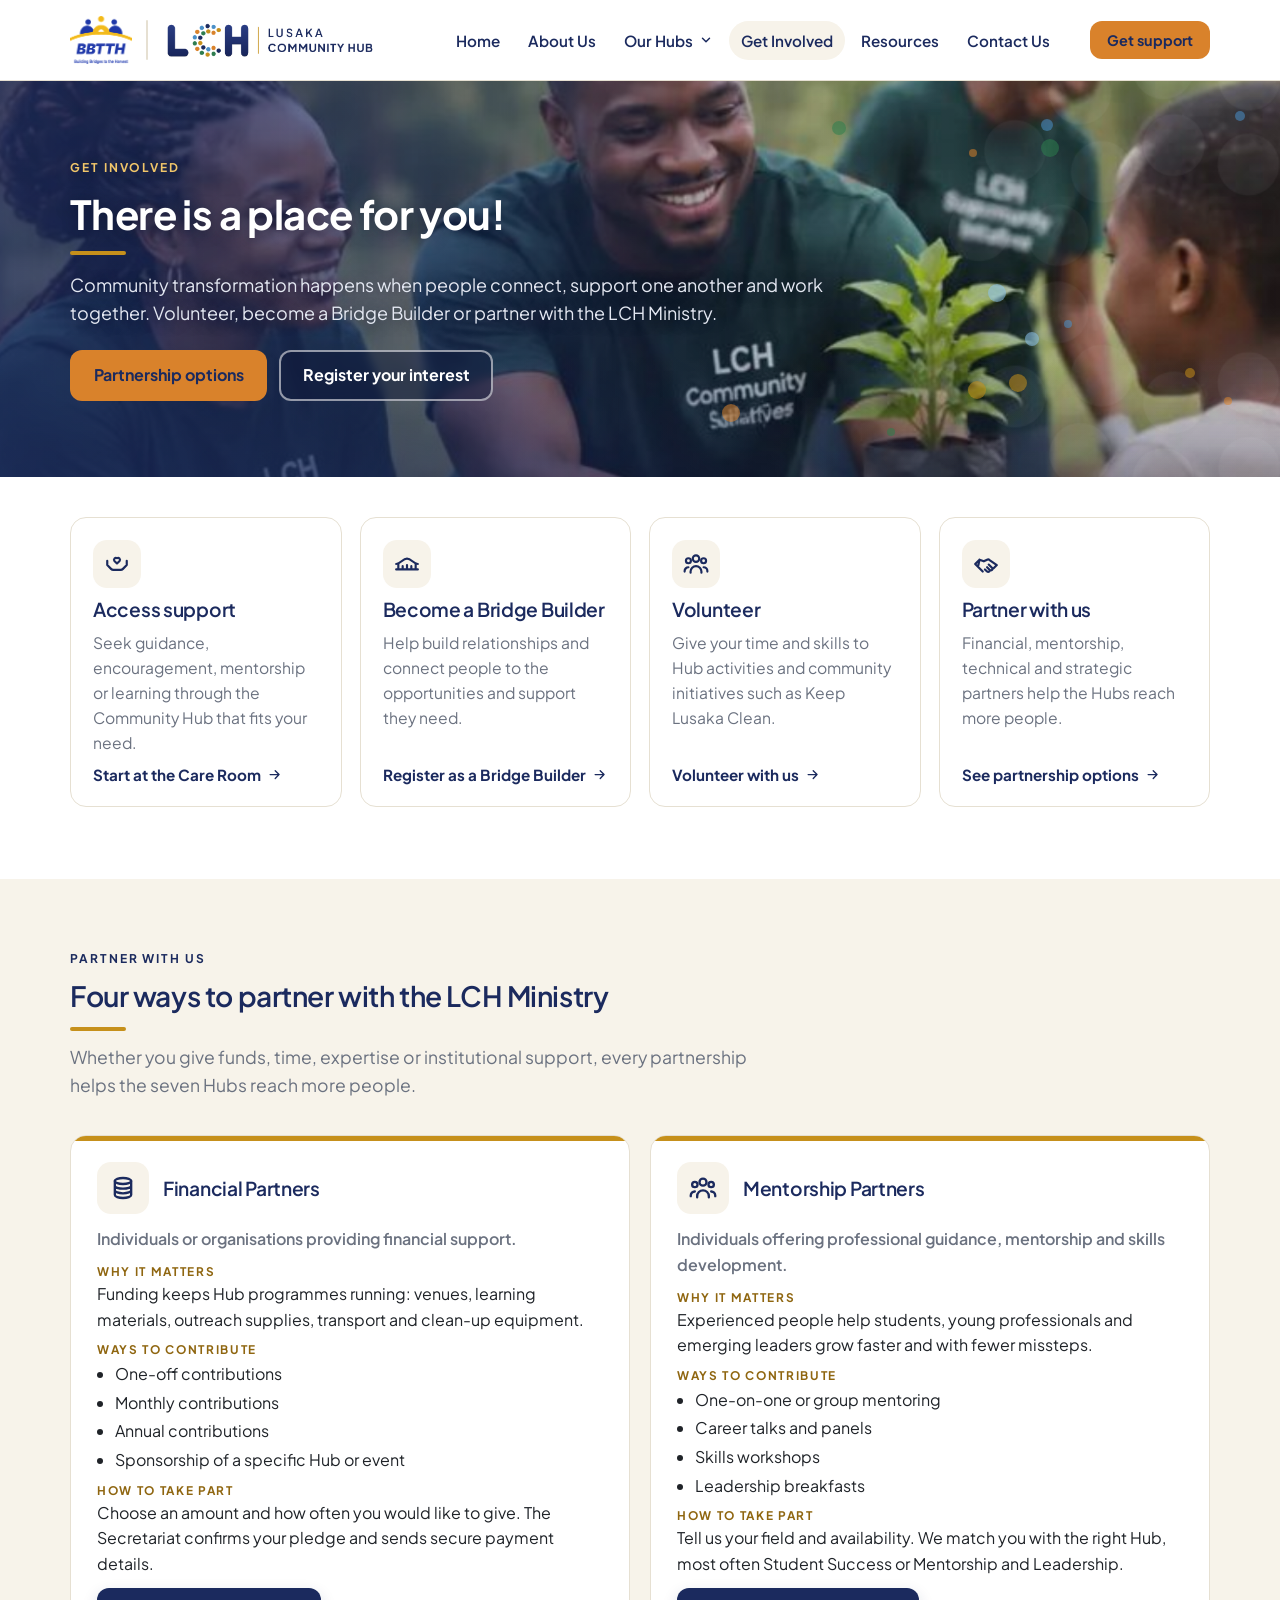
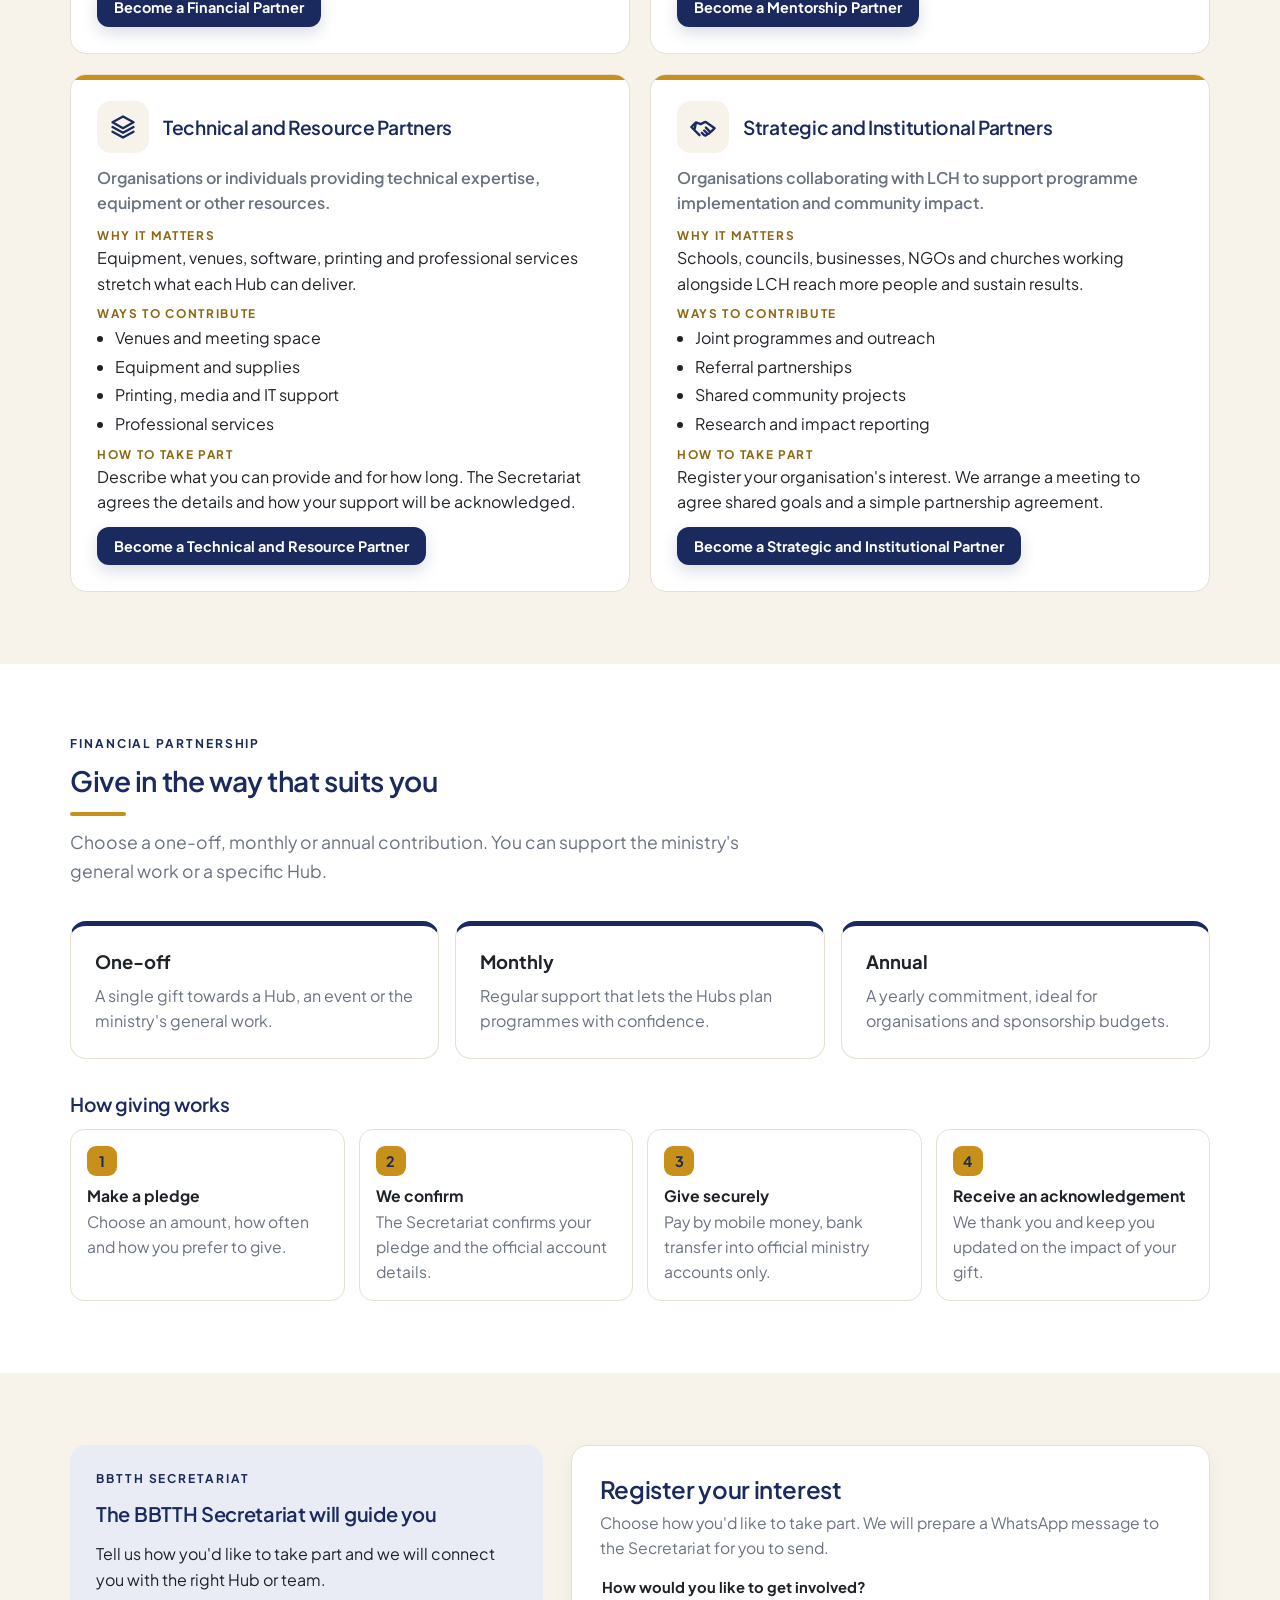
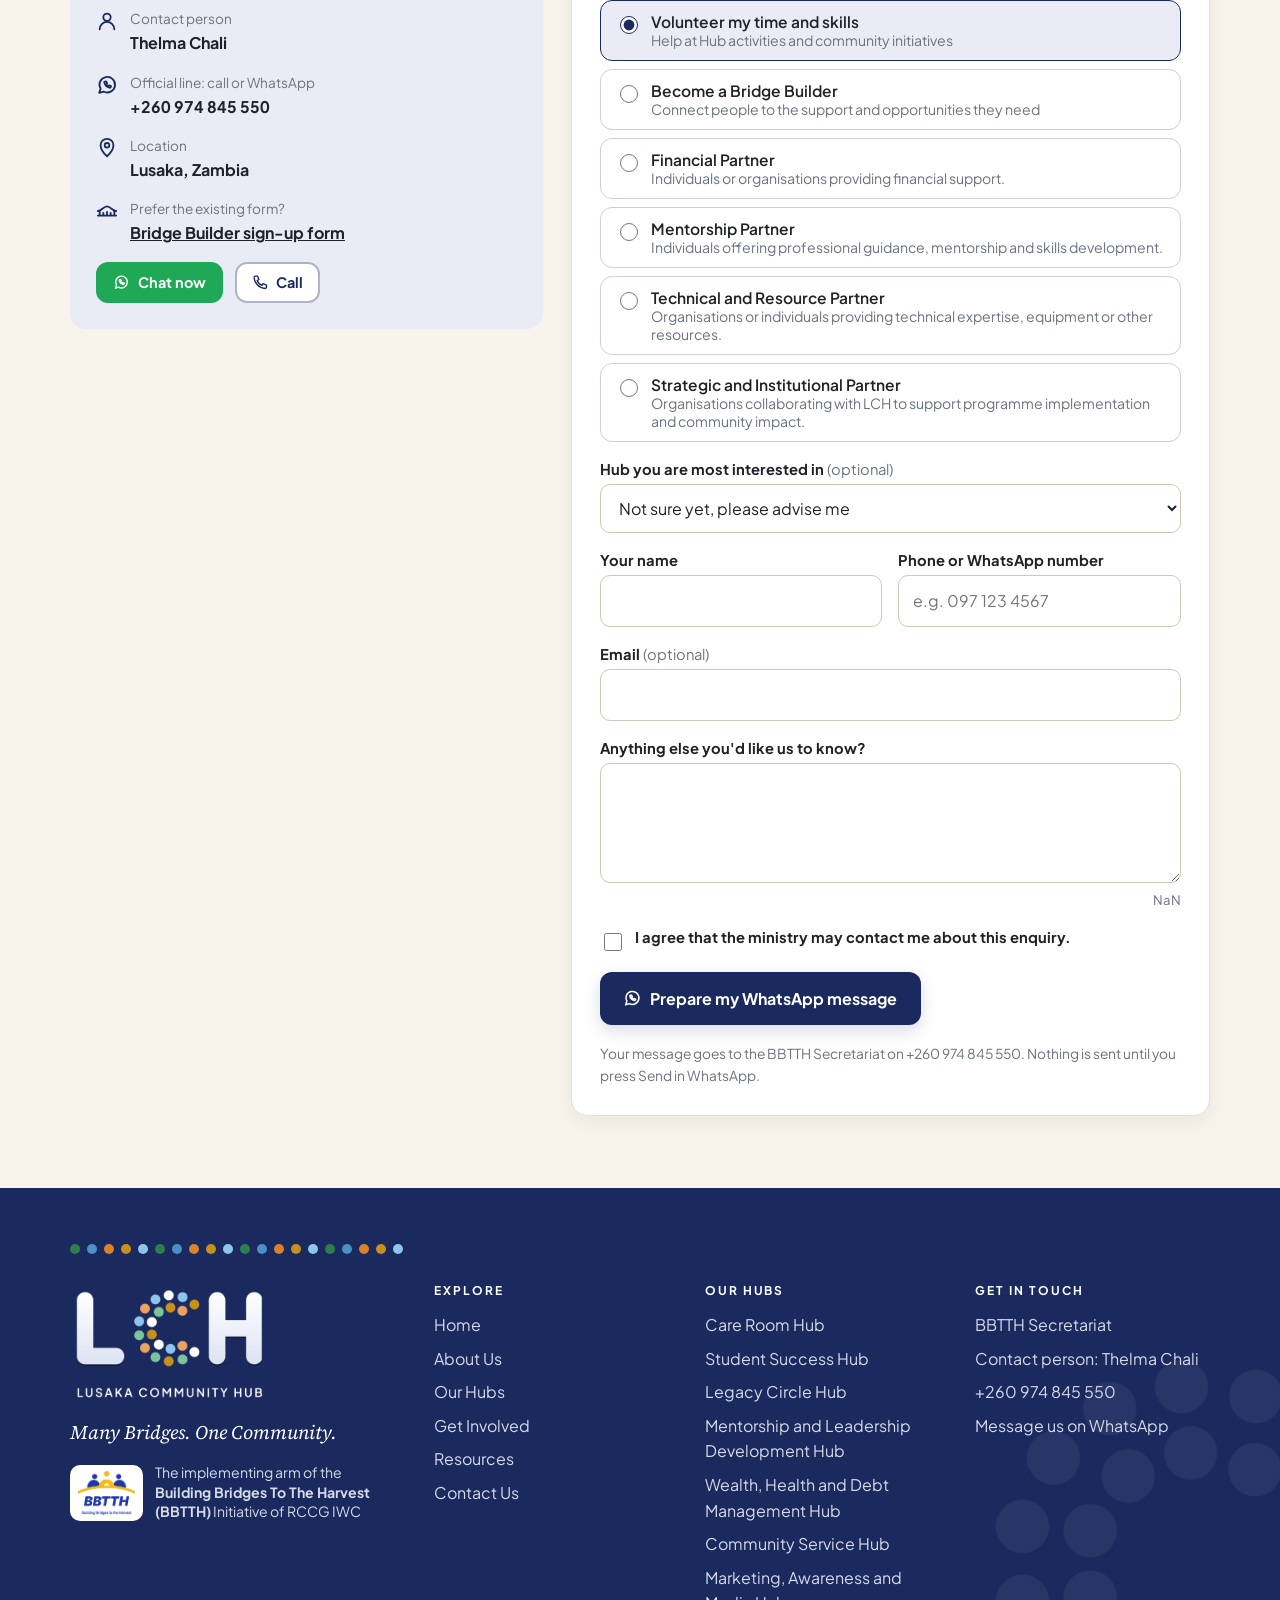
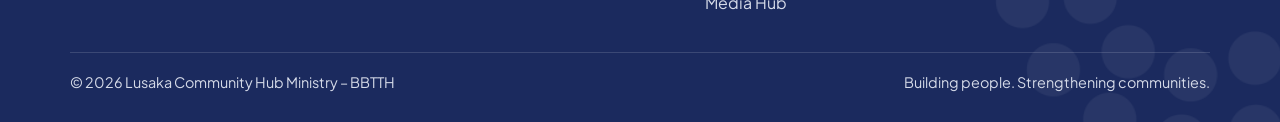
<file: get-involved.html>
<!DOCTYPE html>
<html lang="en-GB">
<head>
<meta charset="utf-8">
<script>document.documentElement.classList.add("js")</script>
<meta name="viewport" content="width=device-width, initial-scale=1">
<title>Get Involved · Lusaka Community Hub Ministry</title>
<meta name="description" content="Volunteer, become a Bridge Builder, or partner with the LCH Ministry as a financial, mentorship, technical or strategic partner.">
<meta property="og:title" content="Get Involved · Lusaka Community Hub Ministry">
<meta property="og:description" content="Volunteer, become a Bridge Builder, or partner with the LCH Ministry as a financial, mentorship, technical or strategic partner.">
<meta property="og:type" content="website">

<meta name="theme-color" content="#1B2A5E">
<link rel="icon" type="image/png" sizes="32x32" href="img/favicon-32.png">
<link rel="icon" type="image/png" sizes="48x48" href="img/favicon-48.png">
<link rel="apple-touch-icon" href="img/apple-touch-icon.png">
<link rel="preload" href="assets/fonts/plus-jakarta-sans-latin-400-normal.woff2" as="font" type="font/woff2" crossorigin>
<link rel="preload" href="assets/fonts/plus-jakarta-sans-latin-700-normal.woff2" as="font" type="font/woff2" crossorigin>
<link rel="stylesheet" href="assets/site.css">
</head>
<body data-site="Lusaka Community Hub Ministry">
<a class="skip" href="#main">Skip to content</a>
<header class="site-header">
  <div class="wrap nav">
    <a class="brand" href="index.html" aria-label="BBTTH Initiative and Lusaka Community Hub Ministry, home"><img class="logo-bbtth" src="img/logo-bbtth.png" alt="BBTTH, Building Bridges To The Harvest" width="260" height="202"><span class="sep" aria-hidden="true"></span><img class="logo-lch" src="img/lch-logo-horizontal.png" alt="LCH Lusaka Community Hub" width="709" height="132"><img class="logo-mono" src="img/lch-monogram.png" alt="LCH Lusaka Community Hub" width="284" height="120"></a>
    <nav aria-label="Main"><ul class="nav-links"><li><a href="index.html">Home</a></li><li><a href="about.html">About Us</a></li><li><button class="navbtn" id="hubsBtn" aria-expanded="false" aria-controls="mega">Our Hubs <svg viewBox="0 0 24 24" fill="none" stroke="currentColor" stroke-width="2.5" stroke-linecap="round" stroke-linejoin="round" aria-hidden="true"><path d="m6 9 6 6 6-6"/></svg></button><div class="mega" id="mega" role="menu"><a role="menuitem" href="hubs/care-room.html"><span class="dot" style="background:#4A90C8"></span><span><b>Care Room Hub</b><small>A Safe Space to Be Heard, Supported and Empowered.</small></span></a><a role="menuitem" href="hubs/student-success.html"><span class="dot" style="background:#2E7D4F"></span><span><b>Student Success Hub</b><small>Learn, Grow, Achieve.</small></span></a><a role="menuitem" href="hubs/legacy-circle.html"><span class="dot" style="background:#C6901B"></span><span><b>Legacy Circle Hub</b><small>People. Purpose. Lasting Impact.</small></span></a><a role="menuitem" href="hubs/mentorship-leadership.html"><span class="dot" style="background:#2E7D4F"></span><span><b>Mentorship and Leadership Development Hub</b><small>Guide. Equip. Empower.</small></span></a><a role="menuitem" href="hubs/wealth-health-debt.html"><span class="dot" style="background:#C6901B"></span><span><b>Wealth, Health and Debt Management Hub</b><small>Manage. Improve. Grow.</small></span></a><a role="menuitem" href="hubs/community-service.html"><span class="dot" style="background:#1B2A5E"></span><span><b>Community Service Hub</b><small>Serve. Uplift. Create Impact.</small></span></a><a role="menuitem" href="hubs/marketing-media.html"><span class="dot" style="background:#1B2A5E"></span><span><b>Marketing, Awareness and Media Hub</b><small>Create. Communicate. Amplify.</small></span></a><a role="menuitem" class="all" href="hubs.html">See all seven Hubs <svg viewBox="0 0 24 24" fill="none" stroke="currentColor" stroke-width="2.2" stroke-linecap="round" stroke-linejoin="round" aria-hidden="true"><path d="M5 12h14M13 6l6 6-6 6"/></svg></a></div></li><li><a href="get-involved.html" aria-current="page">Get Involved</a></li><li><a href="resources.html">Resources</a></li><li><a href="contact.html">Contact Us</a></li></ul></nav>
    <a class="btn btn-gold btn-sm nav-cta" href="hubs/care-room.html">Get support</a>
    <button class="menu-toggle" id="menuToggle" aria-label="Open menu" aria-expanded="false" aria-controls="drawer"><svg viewBox="0 0 24 24" fill="none" stroke="currentColor" stroke-width="2" stroke-linecap="round" stroke-linejoin="round" aria-hidden="true"><path d="M4 7h16M4 12h16M4 17h16"/></svg></button>
  </div>
</header>
<div class="drawer" id="drawer" aria-hidden="true">
  <div class="drawer-backdrop" data-close></div>
  <nav class="drawer-panel" aria-label="Site menu">
    <div class="row"><a class="brand" href="index.html" aria-label="BBTTH Initiative and Lusaka Community Hub Ministry, home"><img class="logo-bbtth" src="img/logo-bbtth.png" alt="BBTTH, Building Bridges To The Harvest" width="260" height="202"><span class="sep" aria-hidden="true"></span><img class="logo-lch" src="img/lch-logo-horizontal.png" alt="LCH Lusaka Community Hub" width="709" height="132"><img class="logo-mono" src="img/lch-monogram.png" alt="LCH Lusaka Community Hub" width="284" height="120"></a><button class="icon-btn" data-close aria-label="Close menu"><svg viewBox="0 0 24 24" fill="none" stroke="currentColor" stroke-width="2" stroke-linecap="round" stroke-linejoin="round" aria-hidden="true"><path d="M6 6l12 12M18 6 6 18"/></svg></button></div>
    <a href="index.html">Home</a><a href="about.html">About Us</a><a href="hubs.html">Our Hubs</a><a href="get-involved.html" aria-current=page>Get Involved</a><a href="resources.html">Resources</a><a href="contact.html">Contact Us</a>
    <div class="group">Our Hubs</div>
    <a href="hubs/care-room.html"><span class="dot" style="background:#4A90C8"></span>Care Room Hub</a><a href="hubs/student-success.html"><span class="dot" style="background:#2E7D4F"></span>Student Success Hub</a><a href="hubs/legacy-circle.html"><span class="dot" style="background:#C6901B"></span>Legacy Circle Hub</a><a href="hubs/mentorship-leadership.html"><span class="dot" style="background:#2E7D4F"></span>Mentorship and Leadership Development Hub</a><a href="hubs/wealth-health-debt.html"><span class="dot" style="background:#C6901B"></span>Wealth, Health and Debt Management Hub</a><a href="hubs/community-service.html"><span class="dot" style="background:#1B2A5E"></span>Community Service Hub</a><a href="hubs/marketing-media.html"><span class="dot" style="background:#1B2A5E"></span>Marketing, Awareness and Media Hub</a>
    <a class="btn btn-gold" style="justify-content:center;margin-top:14px" href="https://wa.me/260974845550" target="_blank" rel="noopener"><svg viewBox="0 0 24 24" fill="none" stroke="currentColor" stroke-width="2" stroke-linecap="round" stroke-linejoin="round" aria-hidden="true"><path d="M3.5 20.5 5 16a8.5 8.5 0 1 1 3.2 3.1Z"/><path d="M9 8.5c0 3.5 3 6.5 6.5 6.5l1-1.6-2-1-1 .8a4.5 4.5 0 0 1-2.2-2.2l.8-1-1-2Z"/></svg> WhatsApp the Secretariat</a>
  </nav>
</div>
<main id="main" tabindex="-1">

<section class="page-hero mhero-sm">
  <div class="mbg n1" aria-hidden="true"><span class="slide k0" style="background-image:url(img/hub-community.jpg);animation-delay:0s"></span><span class="shade"></span><span class="dots-wm"></span></div><div class="float-dots" aria-hidden="true"><i style="left:69.3%;top:87.6%;width:8px;height:8px;background:var(--growth);animation-delay:-3.0s;animation-duration:17.0s"></i><i style="left:81.3%;top:9.7%;width:12px;height:12px;background:var(--sky);animation-delay:-0.5s;animation-duration:14.5s"></i><i style="left:56.4%;top:81.6%;width:18px;height:18px;background:var(--copper);animation-delay:-9.6s;animation-duration:16.7s"></i><i style="left:75.6%;top:75.9%;width:18px;height:18px;background:var(--gold);animation-delay:-4.4s;animation-duration:17.3s"></i><i style="left:77.2%;top:51.2%;width:18px;height:18px;background:#8EC5EE;animation-delay:-1.5s;animation-duration:17.8s"></i><i style="left:81.3%;top:14.6%;width:18px;height:18px;background:var(--growth);animation-delay:-5.0s;animation-duration:12.8s"></i><i style="left:83.1%;top:60.4%;width:8px;height:8px;background:var(--sky);animation-delay:-1.0s;animation-duration:14.5s"></i><i style="left:75.7%;top:17.2%;width:8px;height:8px;background:var(--copper);animation-delay:-7.6s;animation-duration:10.6s"></i><i style="left:78.8%;top:74.0%;width:18px;height:18px;background:var(--gold);animation-delay:-6.3s;animation-duration:16.4s"></i><i style="left:80.1%;top:63.5%;width:14px;height:14px;background:#8EC5EE;animation-delay:-0.8s;animation-duration:16.5s"></i><i style="left:65.0%;top:10.2%;width:14px;height:14px;background:var(--growth);animation-delay:-11.6s;animation-duration:13.0s"></i><i style="left:96.5%;top:7.6%;width:10px;height:10px;background:var(--sky);animation-delay:-6.0s;animation-duration:14.6s"></i><i style="left:95.6%;top:79.9%;width:8px;height:8px;background:var(--copper);animation-delay:-1.3s;animation-duration:15.5s"></i><i style="left:92.6%;top:72.5%;width:10px;height:10px;background:var(--gold);animation-delay:-12.9s;animation-duration:17.1s"></i></div>
  <div class="wrap">
    <span class="eyebrow">Get involved</span>
    <h1>There is a place for you!</h1>
    <p class="lead">Community transformation happens when people connect, support one another and work together. Volunteer, become a Bridge Builder or partner with the LCH Ministry.</p><div class="btn-row" style="margin-top:22px"><a class="btn btn-gold" href="#partners">Partnership options</a><a class="btn btn-light" href="#join">Register your interest</a></div>
  </div>
</section>
<section style="padding-top:40px"><div class="wrap"><div class="ways stagger">
  <div class="way"><span class="ic"><svg viewBox="0 0 24 24" fill="none" stroke="currentColor" stroke-width="2" stroke-linecap="round" stroke-linejoin="round" aria-hidden="true"><path d="M12 11.5 9.6 9.2a1.8 1.8 0 0 1 2.4-2.6 1.8 1.8 0 0 1 2.4 2.6Z"/><path d="M3 13l3.5 3.5a3 3 0 0 0 2.1.9H12M21 13l-3.5 3.5a3 3 0 0 1-2.1.9H12M3 13V9M21 13V9"/></svg></span><h3>Access support</h3><p>Seek guidance, encouragement, mentorship or learning through the Community Hub that fits your need.</p><a class="link-arrow" href="hubs/care-room.html">Start at the Care Room <svg viewBox="0 0 24 24" fill="none" stroke="currentColor" stroke-width="2.2" stroke-linecap="round" stroke-linejoin="round" aria-hidden="true"><path d="M5 12h14M13 6l6 6-6 6"/></svg></a></div>
  <div class="way"><span class="ic"><svg viewBox="0 0 24 24" fill="none" stroke="currentColor" stroke-width="2" stroke-linecap="round" stroke-linejoin="round" aria-hidden="true"><path d="M2 17h20M4 17v-5M20 17v-5M2 12c4 0 6-5 10-5s6 5 10 5M8 17v-3M12 17v-4M16 17v-3"/></svg></span><h3>Become a Bridge Builder</h3><p>Help build relationships and connect people to the opportunities and support they need.</p><a class="link-arrow" href="get-involved.html?interest=bridge#join">Register as a Bridge Builder <svg viewBox="0 0 24 24" fill="none" stroke="currentColor" stroke-width="2.2" stroke-linecap="round" stroke-linejoin="round" aria-hidden="true"><path d="M5 12h14M13 6l6 6-6 6"/></svg></a></div>
  <div class="way"><span class="ic"><svg viewBox="0 0 24 24" fill="none" stroke="currentColor" stroke-width="2" stroke-linecap="round" stroke-linejoin="round" aria-hidden="true"><circle cx="12" cy="7" r="3"/><circle cx="5" cy="9" r="2.3"/><circle cx="19" cy="9" r="2.3"/><path d="M7 20v-1a5 5 0 0 1 10 0v1M1.5 19v-.5A3.5 3.5 0 0 1 5 15M22.5 19v-.5A3.5 3.5 0 0 0 19 15"/></svg></span><h3>Volunteer</h3><p>Give your time and skills to Hub activities and community initiatives such as Keep Lusaka Clean.</p><a class="link-arrow" href="get-involved.html?interest=volunteer#join">Volunteer with us <svg viewBox="0 0 24 24" fill="none" stroke="currentColor" stroke-width="2.2" stroke-linecap="round" stroke-linejoin="round" aria-hidden="true"><path d="M5 12h14M13 6l6 6-6 6"/></svg></a></div>
  <div class="way"><span class="ic"><svg viewBox="0 0 24 24" fill="none" stroke="currentColor" stroke-width="2" stroke-linecap="round" stroke-linejoin="round" aria-hidden="true"><path d="m11 17 2 2a1.4 1.4 0 0 0 2-2M13 15l2.5 2.5a1.4 1.4 0 0 0 2-2l-3-3M2 12l4-4 4 1.5 3-1.5a2 2 0 0 1 2.3.4L22 13l-3 3M2 12l7 7M6 8l-1 5"/></svg></span><h3>Partner with us</h3><p>Financial, mentorship, technical and strategic partners help the Hubs reach more people.</p><a class="link-arrow" href="get-involved.html#partners">See partnership options <svg viewBox="0 0 24 24" fill="none" stroke="currentColor" stroke-width="2.2" stroke-linecap="round" stroke-linejoin="round" aria-hidden="true"><path d="M5 12h14M13 6l6 6-6 6"/></svg></a></div>
</div></div></section>
<section class="section-tint" id="partners" aria-labelledby="p-h">
  <div class="wrap">
    <div class="section-head reveal"><span class="eyebrow">Partner with us</span><h2 id="p-h">Four ways to partner with the LCH Ministry</h2>
      <p>Whether you give funds, time, expertise or institutional support, every partnership helps the seven Hubs reach more people.</p></div>
    <div class="partner-grid stagger"><article class="partner" id="partner-financial">
  <div class="top"><span class="ic"><svg viewBox="0 0 24 24" fill="none" stroke="currentColor" stroke-width="2" stroke-linecap="round" stroke-linejoin="round" aria-hidden="true"><ellipse cx="12" cy="6" rx="7" ry="2.6"/><path d="M5 6v4c0 1.4 3.1 2.6 7 2.6s7-1.2 7-2.6V6M5 10v4c0 1.4 3.1 2.6 7 2.6s7-1.2 7-2.6v-4M5 14v4c0 1.4 3.1 2.6 7 2.6s7-1.2 7-2.6v-4"/></svg></span><h3>Financial Partners</h3></div>
  <p class="who">Individuals or organisations providing financial support.</p>
  <dl>
    <div><dt>Why it matters</dt><dd>Funding keeps Hub programmes running: venues, learning materials, outreach supplies, transport and clean-up equipment.</dd></div>
    <div><dt>Ways to contribute</dt><dd><ul><li>One-off contributions</li><li>Monthly contributions</li><li>Annual contributions</li><li>Sponsorship of a specific Hub or event</li></ul></dd></div>
    <div><dt>How to take part</dt><dd>Choose an amount and how often you would like to give. The Secretariat confirms your pledge and sends secure payment details.</dd></div>
  </dl>
  <a class="btn btn-primary btn-sm" href="?interest=financial#join">Become a Financial Partner</a>
</article><article class="partner" id="partner-mentorship">
  <div class="top"><span class="ic"><svg viewBox="0 0 24 24" fill="none" stroke="currentColor" stroke-width="2" stroke-linecap="round" stroke-linejoin="round" aria-hidden="true"><circle cx="12" cy="7" r="3"/><circle cx="5" cy="9" r="2.3"/><circle cx="19" cy="9" r="2.3"/><path d="M7 20v-1a5 5 0 0 1 10 0v1M1.5 19v-.5A3.5 3.5 0 0 1 5 15M22.5 19v-.5A3.5 3.5 0 0 0 19 15"/></svg></span><h3>Mentorship Partners</h3></div>
  <p class="who">Individuals offering professional guidance, mentorship and skills development.</p>
  <dl>
    <div><dt>Why it matters</dt><dd>Experienced people help students, young professionals and emerging leaders grow faster and with fewer missteps.</dd></div>
    <div><dt>Ways to contribute</dt><dd><ul><li>One-on-one or group mentoring</li><li>Career talks and panels</li><li>Skills workshops</li><li>Leadership breakfasts</li></ul></dd></div>
    <div><dt>How to take part</dt><dd>Tell us your field and availability. We match you with the right Hub, most often Student Success or Mentorship and Leadership.</dd></div>
  </dl>
  <a class="btn btn-primary btn-sm" href="?interest=mentorship#join">Become a Mentorship Partner</a>
</article><article class="partner" id="partner-technical">
  <div class="top"><span class="ic"><svg viewBox="0 0 24 24" fill="none" stroke="currentColor" stroke-width="2" stroke-linecap="round" stroke-linejoin="round" aria-hidden="true"><path d="m12 3 9 5-9 5-9-5Z"/><path d="m3 12 9 5 9-5M3 16l9 5 9-5"/></svg></span><h3>Technical and Resource Partners</h3></div>
  <p class="who">Organisations or individuals providing technical expertise, equipment or other resources.</p>
  <dl>
    <div><dt>Why it matters</dt><dd>Equipment, venues, software, printing and professional services stretch what each Hub can deliver.</dd></div>
    <div><dt>Ways to contribute</dt><dd><ul><li>Venues and meeting space</li><li>Equipment and supplies</li><li>Printing, media and IT support</li><li>Professional services</li></ul></dd></div>
    <div><dt>How to take part</dt><dd>Describe what you can provide and for how long. The Secretariat agrees the details and how your support will be acknowledged.</dd></div>
  </dl>
  <a class="btn btn-primary btn-sm" href="?interest=technical#join">Become a Technical and Resource Partner</a>
</article><article class="partner" id="partner-strategic">
  <div class="top"><span class="ic"><svg viewBox="0 0 24 24" fill="none" stroke="currentColor" stroke-width="2" stroke-linecap="round" stroke-linejoin="round" aria-hidden="true"><path d="m11 17 2 2a1.4 1.4 0 0 0 2-2M13 15l2.5 2.5a1.4 1.4 0 0 0 2-2l-3-3M2 12l4-4 4 1.5 3-1.5a2 2 0 0 1 2.3.4L22 13l-3 3M2 12l7 7M6 8l-1 5"/></svg></span><h3>Strategic and Institutional Partners</h3></div>
  <p class="who">Organisations collaborating with LCH to support programme implementation and community impact.</p>
  <dl>
    <div><dt>Why it matters</dt><dd>Schools, councils, businesses, NGOs and churches working alongside LCH reach more people and sustain results.</dd></div>
    <div><dt>Ways to contribute</dt><dd><ul><li>Joint programmes and outreach</li><li>Referral partnerships</li><li>Shared community projects</li><li>Research and impact reporting</li></ul></dd></div>
    <div><dt>How to take part</dt><dd>Register your organisation&#x27;s interest. We arrange a meeting to agree shared goals and a simple partnership agreement.</dd></div>
  </dl>
  <a class="btn btn-primary btn-sm" href="?interest=strategic#join">Become a Strategic and Institutional Partner</a>
</article></div>
  </div>
</section>
<section aria-labelledby="give-h">
  <div class="wrap">
    <div class="section-head reveal"><span class="eyebrow">Financial partnership</span><h2 id="give-h">Give in the way that suits you</h2>
      <p>Choose a one-off, monthly or annual contribution. You can support the ministry's general work or a specific Hub.</p></div>
    <div class="giving stagger"><div class="card"><b>One-off</b><p>A single gift towards a Hub, an event or the ministry's general work.</p></div><div class="card"><b>Monthly</b><p>Regular support that lets the Hubs plan programmes with confidence.</p></div><div class="card"><b>Annual</b><p>A yearly commitment, ideal for organisations and sponsorship budgets.</p></div></div>
    <h3 style="margin:34px 0 14px">How giving works</h3>
    <ol class="steps-inline stagger">
      <li><b>Make a pledge</b>Choose an amount, how often and how you prefer to give.</li>
      <li><b>We confirm</b>The Secretariat confirms your pledge and the official account details.</li>
      <li><b>Give securely</b>Pay by mobile money, bank transfer into official ministry accounts only.</li>
      <li><b>Receive an acknowledgement</b>We thank you and keep you updated on the impact of your gift.</li>
    </ol>
  </div>
</section>
<section class="section-tint" id="join">
  <div class="wrap connect">
    <div class="contact-card">
  <span class="eyebrow">BBTTH Secretariat</span>
  <h3>The BBTTH Secretariat will guide you</h3>
  <p>Tell us how you&#x27;d like to take part and we will connect you with the right Hub or team.</p>
  <div class="cline"><svg viewBox="0 0 24 24" fill="none" stroke="currentColor" stroke-width="2" stroke-linecap="round" stroke-linejoin="round" aria-hidden="true"><circle cx="12" cy="8" r="4"/><path d="M4 21a8 8 0 0 1 16 0"/></svg><span><small>Contact person</small><b>Thelma Chali</b></span></div><div class="cline"><svg viewBox="0 0 24 24" fill="none" stroke="currentColor" stroke-width="2" stroke-linecap="round" stroke-linejoin="round" aria-hidden="true"><path d="M3.5 20.5 5 16a8.5 8.5 0 1 1 3.2 3.1Z"/><path d="M9 8.5c0 3.5 3 6.5 6.5 6.5l1-1.6-2-1-1 .8a4.5 4.5 0 0 1-2.2-2.2l.8-1-1-2Z"/></svg><span><small>Official line: call or WhatsApp</small><b>+260 974 845 550</b></span></div><div class="cline"><svg viewBox="0 0 24 24" fill="none" stroke="currentColor" stroke-width="2" stroke-linecap="round" stroke-linejoin="round" aria-hidden="true"><path d="M12 21s7-6.2 7-12a7 7 0 0 0-14 0c0 5.8 7 12 7 12Z"/><circle cx="12" cy="9" r="2.5"/></svg><span><small>Location</small><b>Lusaka, Zambia</b></span></div>
  <div class="cline"><svg viewBox="0 0 24 24" fill="none" stroke="currentColor" stroke-width="2" stroke-linecap="round" stroke-linejoin="round" aria-hidden="true"><path d="M2 17h20M4 17v-5M20 17v-5M2 12c4 0 6-5 10-5s6 5 10 5M8 17v-3M12 17v-4M16 17v-3"/></svg><span><small>Prefer the existing form?</small><a href="https://docs.google.com/forms/d/e/1FAIpQLSdgaoqgxu9Q8BsIOqpH9x4gSpu2Ov6nizhBBWq29xwubw4llw/viewform" target="_blank" rel="noopener"><b>Bridge Builder sign-up form</b></a></span></div>
  <div class="btn-row">
    <a class="btn btn-wa btn-sm" href="https://wa.me/260974845550" target="_blank" rel="noopener"><svg viewBox="0 0 24 24" fill="none" stroke="currentColor" stroke-width="2" stroke-linecap="round" stroke-linejoin="round" aria-hidden="true"><path d="M3.5 20.5 5 16a8.5 8.5 0 1 1 3.2 3.1Z"/><path d="M9 8.5c0 3.5 3 6.5 6.5 6.5l1-1.6-2-1-1 .8a4.5 4.5 0 0 1-2.2-2.2l.8-1-1-2Z"/></svg> Chat now</a>
    <a class="btn btn-ghost btn-sm" href="tel:+260974845550"><svg viewBox="0 0 24 24" fill="none" stroke="currentColor" stroke-width="2" stroke-linecap="round" stroke-linejoin="round" aria-hidden="true"><path d="M5 3h3l2 5-2.5 1.5a11 11 0 0 0 7 7L16 14l5 2v3a2 2 0 0 1-2 2A17 17 0 0 1 3 5a2 2 0 0 1 2-2Z"/></svg> Call</a>
  </div>
</div>
    <form class="card-form" id="f-join" novalidate data-wa data-to="+260974845550" data-to-label="the BBTTH Secretariat">
  <div><h2 style="font-size:1.5rem">Register your interest</h2><p class="hint" style="margin-top:6px;font-size:.98rem">Choose how you&#x27;d like to take part. We will prepare a WhatsApp message to the Secretariat for you to send.</p></div>
  <div class="form-alert" role="alert" data-alert></div>
  <fieldset class="field" data-field="interest" data-required>
  <legend>How would you like to get involved?</legend>
  <div class="radio-list"><label><input type="radio" name="interest" id="f-join-interest-0" value="Volunteer my time and skills" data-key="volunteer" data-label="I would like to" checked> <span>Volunteer my time and skills<small>Help at Hub activities and community initiatives</small></span></label><label><input type="radio" name="interest" id="f-join-interest-1" value="Become a Bridge Builder" data-key="bridge" data-label="I would like to"> <span>Become a Bridge Builder<small>Connect people to the support and opportunities they need</small></span></label><label><input type="radio" name="interest" id="f-join-interest-2" value="Financial Partner" data-key="financial" data-label="I would like to" data-financial> <span>Financial Partner<small>Individuals or organisations providing financial support.</small></span></label><label><input type="radio" name="interest" id="f-join-interest-3" value="Mentorship Partner" data-key="mentorship" data-label="I would like to"> <span>Mentorship Partner<small>Individuals offering professional guidance, mentorship and skills development.</small></span></label><label><input type="radio" name="interest" id="f-join-interest-4" value="Technical and Resource Partner" data-key="technical" data-label="I would like to"> <span>Technical and Resource Partner<small>Organisations or individuals providing technical expertise, equipment or other resources.</small></span></label><label><input type="radio" name="interest" id="f-join-interest-5" value="Strategic and Institutional Partner" data-key="strategic" data-label="I would like to"> <span>Strategic and Institutional Partner<small>Organisations collaborating with LCH to support programme implementation and community impact.</small></span></label></div>
  <span class="err" data-err></span>
</fieldset><div class="form-sub" data-show-if="interest=Financial Partner" hidden><p>Your contribution</p>
          <fieldset class="field" data-field="frequency" data-required>
  <legend>How often would you like to give?</legend>
  <div class="pills"><label><input type="radio" name="frequency" id="f-join-frequency-0" value="One-off" data-key="one-off" data-label="Frequency" checked> <span>One-off</span></label><label><input type="radio" name="frequency" id="f-join-frequency-1" value="Monthly" data-key="monthly" data-label="Frequency"> <span>Monthly</span></label><label><input type="radio" name="frequency" id="f-join-frequency-2" value="Annual" data-key="annual" data-label="Frequency"> <span>Annual</span></label></div>
  <span class="err" data-err></span>
</fieldset>
          <fieldset class="field" data-field="amount" data-required>
  <legend>Amount (Kwacha)</legend>
  <div class="pills"><label><input type="radio" name="amount" id="f-join-amount-0" value="K100" data-key="100" data-label="Amount" checked> <span>K100</span></label><label><input type="radio" name="amount" id="f-join-amount-1" value="K250" data-key="250" data-label="Amount"> <span>K250</span></label><label><input type="radio" name="amount" id="f-join-amount-2" value="K500" data-key="500" data-label="Amount"> <span>K500</span></label><label><input type="radio" name="amount" id="f-join-amount-3" value="K1,000" data-key="1000" data-label="Amount"> <span>K1,000</span></label><label><input type="radio" name="amount" id="f-join-amount-4" value="K2,500" data-key="2500" data-label="Amount"> <span>K2,500</span></label><label><input type="radio" name="amount" id="f-join-amount-5" value="__other" data-key="other" data-label="Amount"> <span>Other amount</span></label></div>
  <span class="err" data-err></span>
</fieldset>
          <div class="field" data-field="other" data-show-if="amount=__other" hidden>
  <label for="f-join-other">Other amount in Kwacha</label>
  <input id="f-join-other" name="other" type="text" maxlength="10" data-label="Other amount in Kwacha" data-kind="amount" placeholder="e.g. 750" inputmode="decimal" required>
  <span class="err" data-err></span>
</div>
          <div class="field" data-field="method">
  <label for="f-join-method">Preferred way to give</label>
  <select id="f-join-method" name="method" data-label="Preferred way to give" required><option value="">Choose an option</option><option value="Mobile money (Airtel, MTN or Zamtel)" data-key="mobile">Mobile money (Airtel, MTN or Zamtel)</option><option value="Bank transfer" data-key="bank">Bank transfer</option><option value="Card or online payment" data-key="card">Card or online payment</option></select>
  <span class="err" data-err></span>
</div>
          <div class="field" data-field="hub">
  <label for="f-join-hub">Direct my gift to <span class="opt">(optional)</span></label>
  <select id="f-join-hub" name="hub" data-label="Direct my gift to"><option value="">Where it is needed most</option><option value="Care Room Hub" data-key="care-room">Care Room Hub</option><option value="Student Success Hub" data-key="student-success">Student Success Hub</option><option value="Legacy Circle Hub" data-key="legacy-circle">Legacy Circle Hub</option><option value="Mentorship and Leadership Development Hub" data-key="mentorship-leadership">Mentorship and Leadership Development Hub</option><option value="Wealth, Health and Debt Management Hub" data-key="wealth-health-debt">Wealth, Health and Debt Management Hub</option><option value="Community Service Hub" data-key="community-service">Community Service Hub</option><option value="Marketing, Awareness and Media Hub" data-key="marketing-media">Marketing, Awareness and Media Hub</option></select>
  <span class="err" data-err></span>
</div>
        </div><div class="form-sub" data-show-if="interest=Financial Partner|Mentorship Partner|Technical and Resource Partner|Strategic and Institutional Partner" hidden><p>About you as a partner</p>
          <fieldset class="field" data-field="ptype" data-required>
  <legend>I am partnering as</legend>
  <div class="pills"><label><input type="radio" name="ptype" id="f-join-ptype-0" value="An individual" data-key="individual" data-label="Partnering as" checked> <span>An individual</span></label><label><input type="radio" name="ptype" id="f-join-ptype-1" value="An organisation or business" data-key="organisation" data-label="Partnering as"> <span>An organisation or business</span></label></div>
  <span class="err" data-err></span>
</fieldset>
          <div class="field" data-field="org" data-show-if="ptype=An organisation or business" hidden>
  <label for="f-join-org">Organisation or business name</label>
  <input id="f-join-org" name="org" type="text" maxlength="120" data-label="Organisation or business name" autocomplete="organization" required>
  <span class="err" data-err></span>
</div>
          <div class="field" data-field="expertise" data-show-if="interest=Mentorship Partner" hidden>
  <label for="f-join-expertise">Your field or area of expertise</label>
  <input id="f-join-expertise" name="expertise" type="text" maxlength="120" data-label="Your field or area of expertise" placeholder="e.g. accounting, nursing, software" required>
  <span class="err" data-err></span>
</div>
          <div class="field" data-field="resources" data-show-if="interest=Technical and Resource Partner" hidden>
  <label for="f-join-resources">What can you provide?</label>
  <input id="f-join-resources" name="resources" type="text" maxlength="160" data-label="What can you provide?" placeholder="e.g. venue, printing, laptops, IT support" required>
  <span class="err" data-err></span>
</div>
        </div><div data-show-if="interest=Volunteer my time and skills|Become a Bridge Builder" hidden><div class="field" data-field="vhub">
  <label for="f-join-vhub">Hub you are most interested in <span class="opt">(optional)</span></label>
  <select id="f-join-vhub" name="vhub" data-label="Hub you are most interested in"><option value="">Not sure yet, please advise me</option><option value="Care Room Hub" data-key="care-room">Care Room Hub</option><option value="Student Success Hub" data-key="student-success">Student Success Hub</option><option value="Legacy Circle Hub" data-key="legacy-circle">Legacy Circle Hub</option><option value="Mentorship and Leadership Development Hub" data-key="mentorship-leadership">Mentorship and Leadership Development Hub</option><option value="Wealth, Health and Debt Management Hub" data-key="wealth-health-debt">Wealth, Health and Debt Management Hub</option><option value="Community Service Hub" data-key="community-service">Community Service Hub</option><option value="Marketing, Awareness and Media Hub" data-key="marketing-media">Marketing, Awareness and Media Hub</option></select>
  <span class="err" data-err></span>
</div></div><div class="form-row"><div class="field" data-field="name">
  <label for="f-join-name">Your name</label>
  <input id="f-join-name" name="name" type="text" maxlength="80" data-label="Your name" data-kind="name" autocomplete="name" required>
  <span class="err" data-err></span>
</div><div class="field" data-field="phone">
  <label for="f-join-phone">Phone or WhatsApp number</label>
  <input id="f-join-phone" name="phone" type="tel" maxlength="20" data-label="Phone or WhatsApp number" data-kind="phone" inputmode="tel" autocomplete="tel" placeholder="e.g. 097 123 4567" required>
  <span class="err" data-err></span>
</div></div><div class="field" data-field="email">
  <label for="f-join-email">Email <span class="opt">(optional)</span></label>
  <input id="f-join-email" name="email" type="email" maxlength="120" data-label="Email" data-kind="email" inputmode="email" autocomplete="email">
  <span class="err" data-err></span>
</div><div class="field" data-field="message" >
  <label for="f-join-msg">Anything else you&#x27;d like us to know?</label>
  <textarea id="f-join-msg" name="message" maxlength="600" data-label="Message"></textarea>
  <span class="count" data-count>0 / 600</span>
  <span class="err" data-err></span>
</div>
  <div class="field" data-field="consent" data-msg="Tick the box so we can contact you.">
    <label class="consent"><input type="checkbox" name="consent" id="f-join-consent" required> <span>I agree that the ministry may contact me about this enquiry.</span></label>
    <span class="err" data-err></span>
  </div>
  <div class="btn-row"><button class="btn btn-primary" type="submit"><svg viewBox="0 0 24 24" fill="none" stroke="currentColor" stroke-width="2" stroke-linecap="round" stroke-linejoin="round" aria-hidden="true"><path d="M3.5 20.5 5 16a8.5 8.5 0 1 1 3.2 3.1Z"/><path d="M9 8.5c0 3.5 3 6.5 6.5 6.5l1-1.6-2-1-1 .8a4.5 4.5 0 0 1-2.2-2.2l.8-1-1-2Z"/></svg> Prepare my WhatsApp message</button></div>
  <p class="hint">Your message goes to the BBTTH Secretariat on +260 974 845 550. Nothing is sent until you press Send in WhatsApp.</p>
</form>
<div class="success" id="f-join-ok" hidden tabindex="-1">
  <h3><svg viewBox="0 0 24 24" fill="none" stroke="currentColor" stroke-width="2.4" stroke-linecap="round" stroke-linejoin="round" aria-hidden="true"><path d="M20 6 9 17l-5-5"/></svg> Your message is ready</h3>
  <p class="meta">Press <b>Open WhatsApp</b> to open WhatsApp with your message filled in, then press Send. If WhatsApp doesn't open, copy the message and send it to <b>+260 974 845 550</b>.</p>
  <p class="pay-note" data-pay-note hidden><svg viewBox="0 0 24 24" fill="none" stroke="currentColor" stroke-width="2" stroke-linecap="round" stroke-linejoin="round" aria-hidden="true"><rect x="4" y="11" width="16" height="10" rx="2"/><path d="M8 11V7a4 4 0 0 1 8 0v4"/></svg> <b>About your contribution:</b> Once we receive your message, the Secretariat will confirm your pledge and send official payment details (mobile money or bank transfer). Please only pay into official ministry accounts confirmed by the Secretariat.</p>
  <pre data-preview></pre>
  <div class="btn-row">
    <a class="btn btn-wa" data-wa target="_blank" rel="noopener"><svg viewBox="0 0 24 24" fill="none" stroke="currentColor" stroke-width="2" stroke-linecap="round" stroke-linejoin="round" aria-hidden="true"><path d="M3.5 20.5 5 16a8.5 8.5 0 1 1 3.2 3.1Z"/><path d="M9 8.5c0 3.5 3 6.5 6.5 6.5l1-1.6-2-1-1 .8a4.5 4.5 0 0 1-2.2-2.2l.8-1-1-2Z"/></svg> Open WhatsApp</a>
    <a class="btn btn-gold" data-pay hidden target="_blank" rel="noopener"><svg viewBox="0 0 24 24" fill="none" stroke="currentColor" stroke-width="2" stroke-linecap="round" stroke-linejoin="round" aria-hidden="true"><rect x="4" y="11" width="16" height="10" rx="2"/><path d="M8 11V7a4 4 0 0 1 8 0v4"/></svg> Continue to secure payment</a>
    <button class="btn btn-ghost" type="button" data-copy><svg viewBox="0 0 24 24" fill="none" stroke="currentColor" stroke-width="2" stroke-linecap="round" stroke-linejoin="round" aria-hidden="true"><rect x="9" y="9" width="12" height="12" rx="2"/><path d="M5 15V5a2 2 0 0 1 2-2h10"/></svg> Copy message</button>
    <button class="btn btn-ghost" type="button" data-edit>Edit message</button>
  </div>
</div>
  </div>
</section>
</main>
<footer class="on-dark">
  <div class="wrap">
    <div class="dot-row foot-dots" aria-hidden="true"><i></i><i></i><i></i><i></i><i></i><i></i><i></i><i></i><i></i><i></i><i></i><i></i><i></i><i></i><i></i><i></i><i></i><i></i><i></i><i></i></div>
    <div class="foot">
      <div class="foot-brand">
        <img class="lch" src="img/lch-logo-reversed.png" alt="LCH Lusaka Community Hub" width="480" height="290">
        <p class="tagline">Many Bridges. One Community.</p>
        <div class="foot-bbtth">
          <span class="plate"><img src="img/logo-bbtth.png" alt="BBTTH, Building Bridges To The Harvest" width="260" height="202"></span>
          <small>The implementing arm of the <b>Building Bridges To The Harvest (BBTTH)</b> Initiative of RCCG IWC</small>
        </div>
      </div>
      <div><h4>Explore</h4><ul><li><a href="index.html">Home</a></li><li><a href="about.html">About Us</a></li><li><a href="hubs.html">Our Hubs</a></li><li><a href="get-involved.html">Get Involved</a></li><li><a href="resources.html">Resources</a></li><li><a href="contact.html">Contact Us</a></li></ul></div>
      <div><h4>Our Hubs</h4><ul><li><a href="hubs/care-room.html">Care Room Hub</a></li><li><a href="hubs/student-success.html">Student Success Hub</a></li><li><a href="hubs/legacy-circle.html">Legacy Circle Hub</a></li><li><a href="hubs/mentorship-leadership.html">Mentorship and Leadership Development Hub</a></li><li><a href="hubs/wealth-health-debt.html">Wealth, Health and Debt Management Hub</a></li><li><a href="hubs/community-service.html">Community Service Hub</a></li><li><a href="hubs/marketing-media.html">Marketing, Awareness and Media Hub</a></li></ul></div>
      <div><h4>Get in touch</h4><ul><li>BBTTH Secretariat</li><li>Contact person: Thelma Chali</li><li><a href="tel:+260974845550">+260 974 845 550</a></li><li><a href="https://wa.me/260974845550" target="_blank" rel="noopener">Message us on WhatsApp</a></li></ul></div>
    </div>
    <div class="foot-bottom">
      <span>© <span data-year>2026</span> Lusaka Community Hub Ministry – BBTTH</span>
      <span>Building people. Strengthening communities.</span>
    </div>
  </div>
</footer>
<script src="assets/site.js" defer></script>
</body>
</html>
</file>
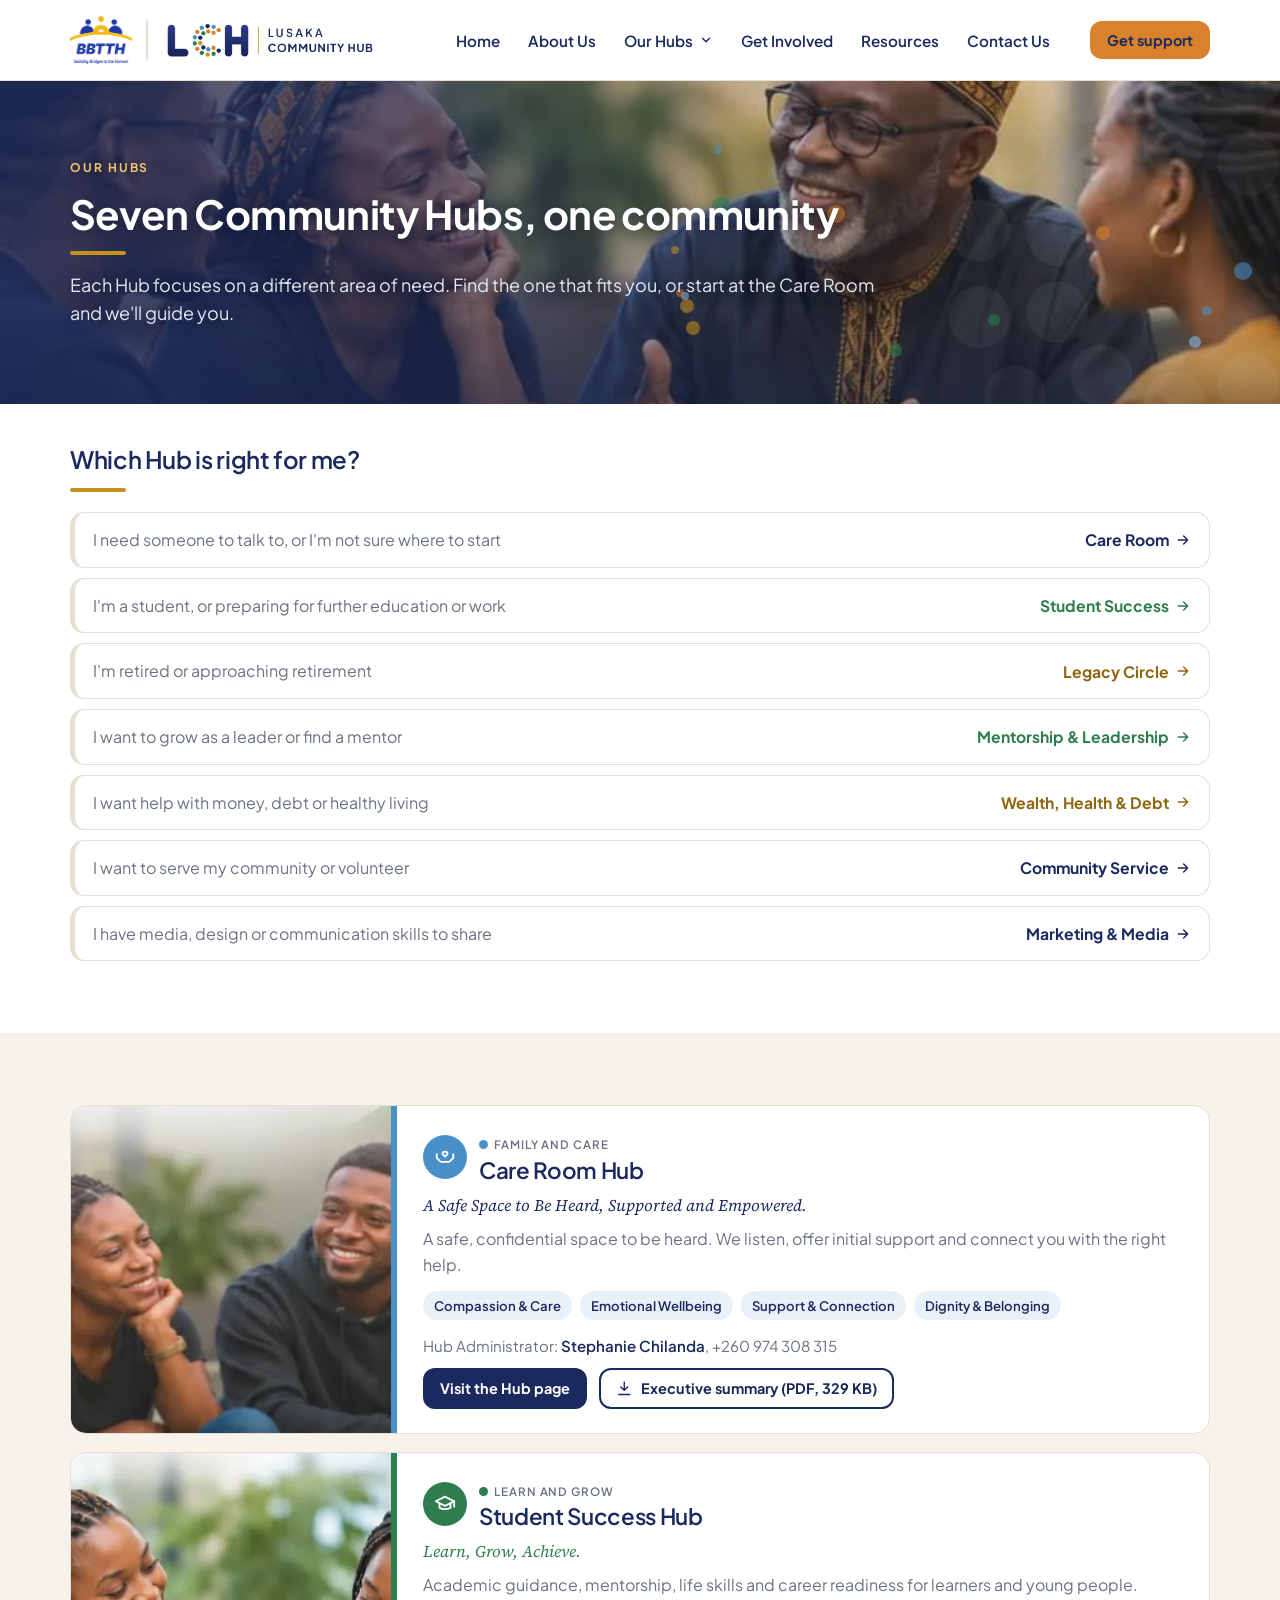
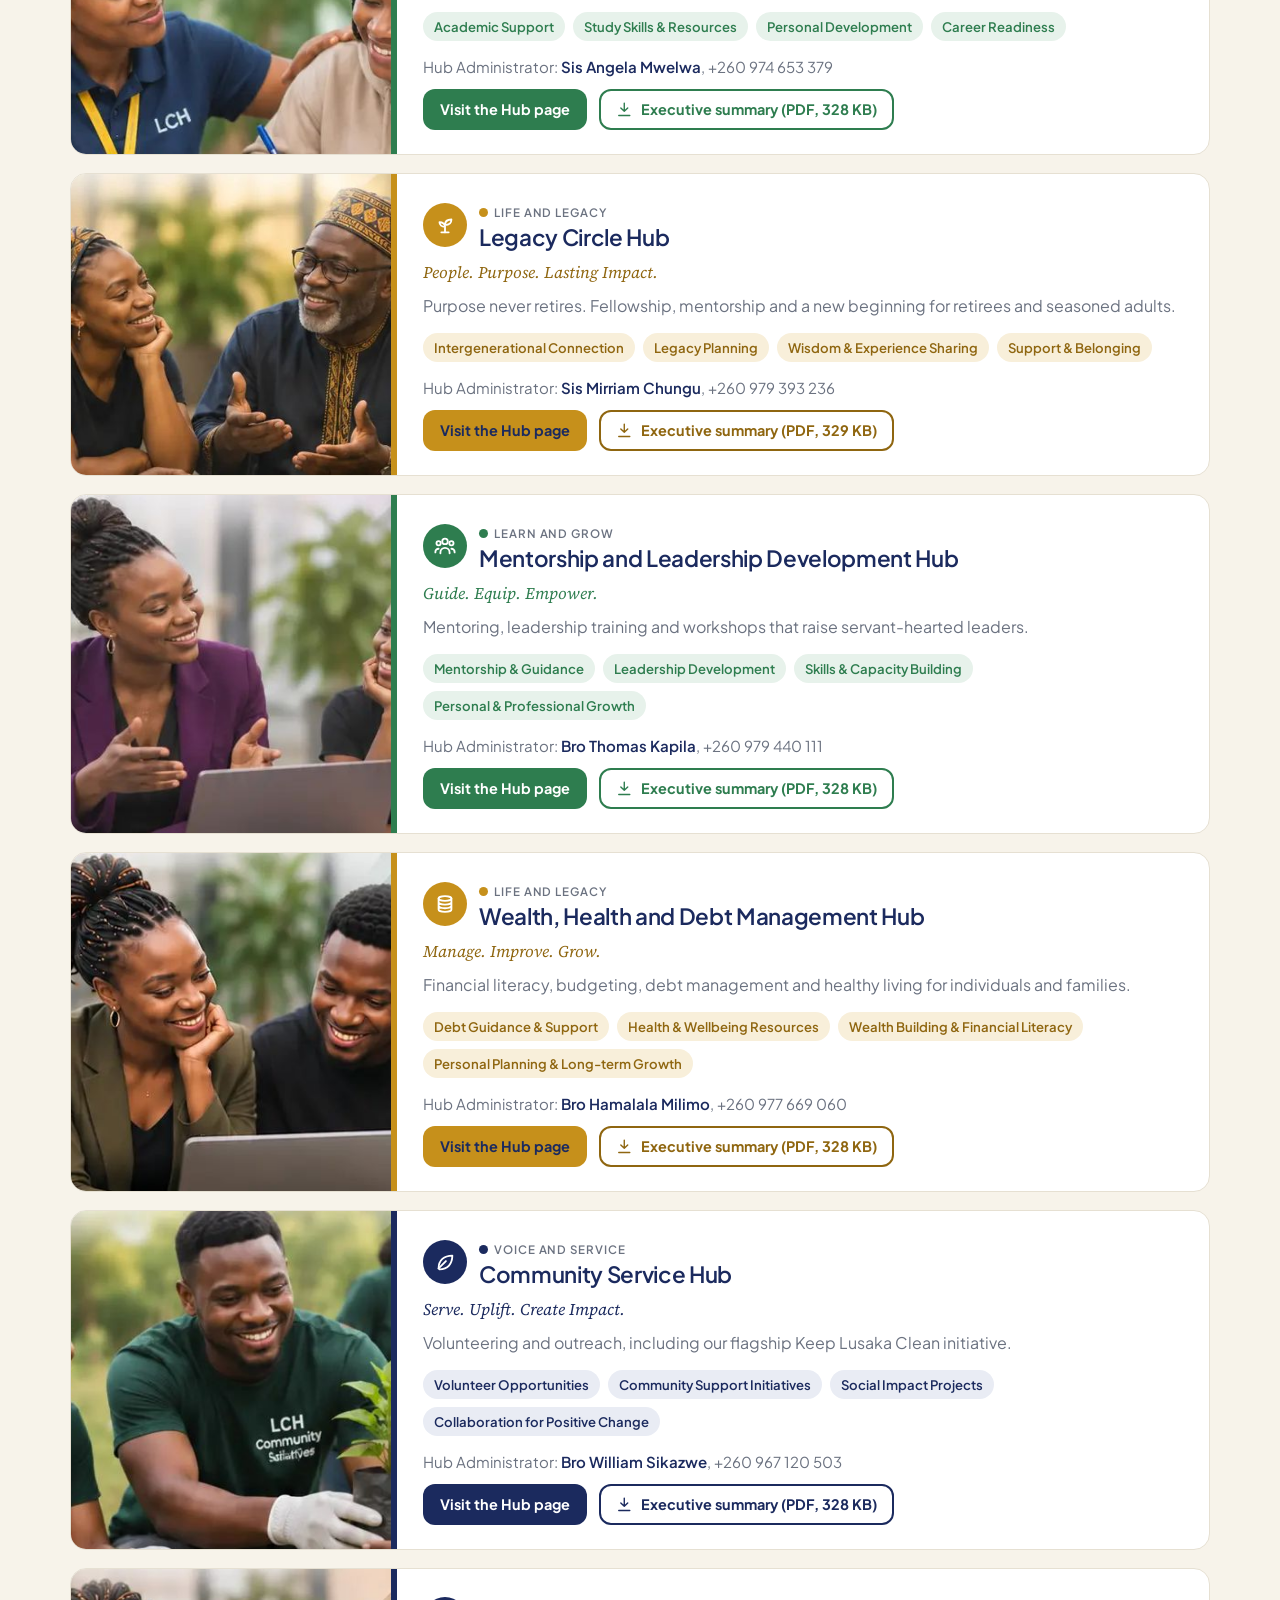
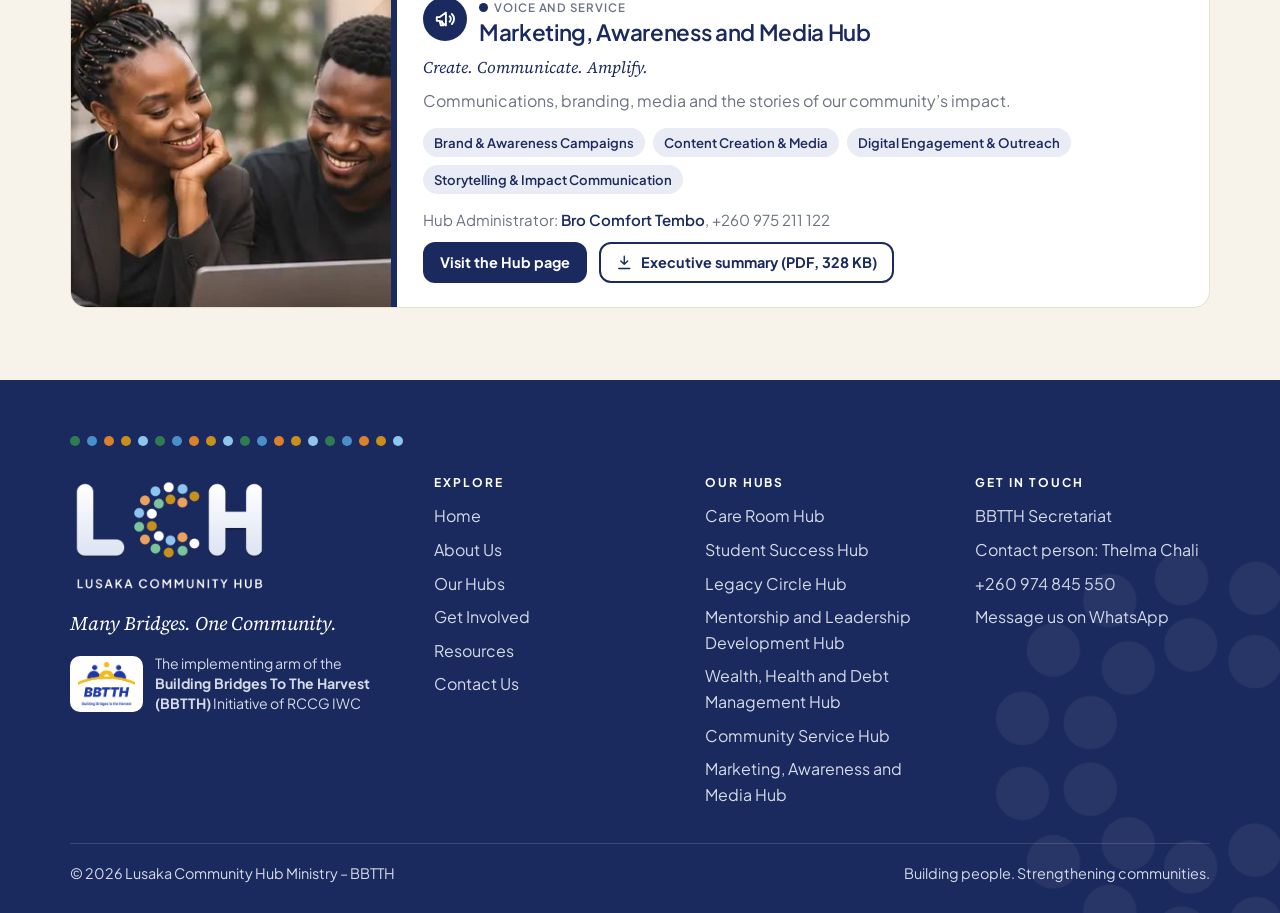
<file: hubs.html>
<!DOCTYPE html>
<html lang="en-GB">
<head>
<meta charset="utf-8">
<script>document.documentElement.classList.add("js")</script>
<meta name="viewport" content="width=device-width, initial-scale=1">
<title>Our Hubs · Lusaka Community Hub Ministry</title>
<meta name="description" content="The seven Community Hubs of the Lusaka Community Hub Ministry, with downloadable executive summaries.">
<meta property="og:title" content="Our Hubs · Lusaka Community Hub Ministry">
<meta property="og:description" content="The seven Community Hubs of the Lusaka Community Hub Ministry, with downloadable executive summaries.">
<meta property="og:type" content="website">

<meta name="theme-color" content="#1B2A5E">
<link rel="icon" type="image/png" sizes="32x32" href="img/favicon-32.png">
<link rel="icon" type="image/png" sizes="48x48" href="img/favicon-48.png">
<link rel="apple-touch-icon" href="img/apple-touch-icon.png">
<link rel="preload" href="assets/fonts/plus-jakarta-sans-latin-400-normal.woff2" as="font" type="font/woff2" crossorigin>
<link rel="preload" href="assets/fonts/plus-jakarta-sans-latin-700-normal.woff2" as="font" type="font/woff2" crossorigin>
<link rel="stylesheet" href="assets/site.css">
</head>
<body data-site="Lusaka Community Hub Ministry">
<a class="skip" href="#main">Skip to content</a>
<header class="site-header">
  <div class="wrap nav">
    <a class="brand" href="index.html" aria-label="BBTTH Initiative and Lusaka Community Hub Ministry, home"><img class="logo-bbtth" src="img/logo-bbtth.png" alt="BBTTH, Building Bridges To The Harvest" width="260" height="202"><span class="sep" aria-hidden="true"></span><img class="logo-lch" src="img/lch-logo-horizontal.png" alt="LCH Lusaka Community Hub" width="709" height="132"><img class="logo-mono" src="img/lch-monogram.png" alt="LCH Lusaka Community Hub" width="284" height="120"></a>
    <nav aria-label="Main"><ul class="nav-links"><li><a href="index.html">Home</a></li><li><a href="about.html">About Us</a></li><li><button class="navbtn is-active" id="hubsBtn" aria-expanded="false" aria-controls="mega">Our Hubs <svg viewBox="0 0 24 24" fill="none" stroke="currentColor" stroke-width="2.5" stroke-linecap="round" stroke-linejoin="round" aria-hidden="true"><path d="m6 9 6 6 6-6"/></svg></button><div class="mega" id="mega" role="menu"><a role="menuitem" href="hubs/care-room.html"><span class="dot" style="background:#4A90C8"></span><span><b>Care Room Hub</b><small>A Safe Space to Be Heard, Supported and Empowered.</small></span></a><a role="menuitem" href="hubs/student-success.html"><span class="dot" style="background:#2E7D4F"></span><span><b>Student Success Hub</b><small>Learn, Grow, Achieve.</small></span></a><a role="menuitem" href="hubs/legacy-circle.html"><span class="dot" style="background:#C6901B"></span><span><b>Legacy Circle Hub</b><small>People. Purpose. Lasting Impact.</small></span></a><a role="menuitem" href="hubs/mentorship-leadership.html"><span class="dot" style="background:#2E7D4F"></span><span><b>Mentorship and Leadership Development Hub</b><small>Guide. Equip. Empower.</small></span></a><a role="menuitem" href="hubs/wealth-health-debt.html"><span class="dot" style="background:#C6901B"></span><span><b>Wealth, Health and Debt Management Hub</b><small>Manage. Improve. Grow.</small></span></a><a role="menuitem" href="hubs/community-service.html"><span class="dot" style="background:#1B2A5E"></span><span><b>Community Service Hub</b><small>Serve. Uplift. Create Impact.</small></span></a><a role="menuitem" href="hubs/marketing-media.html"><span class="dot" style="background:#1B2A5E"></span><span><b>Marketing, Awareness and Media Hub</b><small>Create. Communicate. Amplify.</small></span></a><a role="menuitem" class="all" href="hubs.html">See all seven Hubs <svg viewBox="0 0 24 24" fill="none" stroke="currentColor" stroke-width="2.2" stroke-linecap="round" stroke-linejoin="round" aria-hidden="true"><path d="M5 12h14M13 6l6 6-6 6"/></svg></a></div></li><li><a href="get-involved.html">Get Involved</a></li><li><a href="resources.html">Resources</a></li><li><a href="contact.html">Contact Us</a></li></ul></nav>
    <a class="btn btn-gold btn-sm nav-cta" href="hubs/care-room.html">Get support</a>
    <button class="menu-toggle" id="menuToggle" aria-label="Open menu" aria-expanded="false" aria-controls="drawer"><svg viewBox="0 0 24 24" fill="none" stroke="currentColor" stroke-width="2" stroke-linecap="round" stroke-linejoin="round" aria-hidden="true"><path d="M4 7h16M4 12h16M4 17h16"/></svg></button>
  </div>
</header>
<div class="drawer" id="drawer" aria-hidden="true">
  <div class="drawer-backdrop" data-close></div>
  <nav class="drawer-panel" aria-label="Site menu">
    <div class="row"><a class="brand" href="index.html" aria-label="BBTTH Initiative and Lusaka Community Hub Ministry, home"><img class="logo-bbtth" src="img/logo-bbtth.png" alt="BBTTH, Building Bridges To The Harvest" width="260" height="202"><span class="sep" aria-hidden="true"></span><img class="logo-lch" src="img/lch-logo-horizontal.png" alt="LCH Lusaka Community Hub" width="709" height="132"><img class="logo-mono" src="img/lch-monogram.png" alt="LCH Lusaka Community Hub" width="284" height="120"></a><button class="icon-btn" data-close aria-label="Close menu"><svg viewBox="0 0 24 24" fill="none" stroke="currentColor" stroke-width="2" stroke-linecap="round" stroke-linejoin="round" aria-hidden="true"><path d="M6 6l12 12M18 6 6 18"/></svg></button></div>
    <a href="index.html">Home</a><a href="about.html">About Us</a><a href="hubs.html" aria-current=page>Our Hubs</a><a href="get-involved.html">Get Involved</a><a href="resources.html">Resources</a><a href="contact.html">Contact Us</a>
    <div class="group">Our Hubs</div>
    <a href="hubs/care-room.html"><span class="dot" style="background:#4A90C8"></span>Care Room Hub</a><a href="hubs/student-success.html"><span class="dot" style="background:#2E7D4F"></span>Student Success Hub</a><a href="hubs/legacy-circle.html"><span class="dot" style="background:#C6901B"></span>Legacy Circle Hub</a><a href="hubs/mentorship-leadership.html"><span class="dot" style="background:#2E7D4F"></span>Mentorship and Leadership Development Hub</a><a href="hubs/wealth-health-debt.html"><span class="dot" style="background:#C6901B"></span>Wealth, Health and Debt Management Hub</a><a href="hubs/community-service.html"><span class="dot" style="background:#1B2A5E"></span>Community Service Hub</a><a href="hubs/marketing-media.html"><span class="dot" style="background:#1B2A5E"></span>Marketing, Awareness and Media Hub</a>
    <a class="btn btn-gold" style="justify-content:center;margin-top:14px" href="https://wa.me/260974845550" target="_blank" rel="noopener"><svg viewBox="0 0 24 24" fill="none" stroke="currentColor" stroke-width="2" stroke-linecap="round" stroke-linejoin="round" aria-hidden="true"><path d="M3.5 20.5 5 16a8.5 8.5 0 1 1 3.2 3.1Z"/><path d="M9 8.5c0 3.5 3 6.5 6.5 6.5l1-1.6-2-1-1 .8a4.5 4.5 0 0 1-2.2-2.2l.8-1-1-2Z"/></svg> WhatsApp the Secretariat</a>
  </nav>
</div>
<main id="main" tabindex="-1">

<section class="page-hero mhero-sm">
  <div class="mbg n1" aria-hidden="true"><span class="slide k0" style="background-image:url(img/hub-legacy.jpg);animation-delay:0s"></span><span class="shade"></span><span class="dots-wm"></span></div><div class="float-dots" aria-hidden="true"><i style="left:77.2%;top:72.0%;width:12px;height:12px;background:var(--growth);animation-delay:-12.1s;animation-duration:12.3s"></i><i style="left:96.4%;top:55.9%;width:18px;height:18px;background:var(--sky);animation-delay:-10.6s;animation-duration:17.4s"></i><i style="left:64.6%;top:38.3%;width:18px;height:18px;background:var(--copper);animation-delay:-13.0s;animation-duration:10.8s"></i><i style="left:52.4%;top:51.2%;width:8px;height:8px;background:var(--gold);animation-delay:-10.1s;animation-duration:13.0s"></i><i style="left:53.2%;top:65.4%;width:8px;height:8px;background:#8EC5EE;animation-delay:-0.3s;animation-duration:17.8s"></i><i style="left:55.6%;top:36.0%;width:18px;height:18px;background:var(--growth);animation-delay:-1.0s;animation-duration:16.8s"></i><i style="left:55.8%;top:20.2%;width:8px;height:8px;background:var(--sky);animation-delay:-9.4s;animation-duration:11.0s"></i><i style="left:85.6%;top:44.8%;width:14px;height:14px;background:var(--copper);animation-delay:-4.5s;animation-duration:15.0s"></i><i style="left:53.6%;top:74.3%;width:14px;height:14px;background:var(--gold);animation-delay:-7.0s;animation-duration:16.1s"></i><i style="left:92.9%;top:79.0%;width:12px;height:12px;background:#8EC5EE;animation-delay:-7.7s;animation-duration:10.8s"></i><i style="left:69.4%;top:81.1%;width:14px;height:14px;background:var(--growth);animation-delay:-5.4s;animation-duration:10.1s"></i><i style="left:93.9%;top:69.6%;width:10px;height:10px;background:var(--sky);animation-delay:-11.0s;animation-duration:16.5s"></i><i style="left:52.8%;top:64.5%;width:8px;height:8px;background:var(--copper);animation-delay:-1.6s;animation-duration:15.6s"></i><i style="left:53.1%;top:67.5%;width:14px;height:14px;background:var(--gold);animation-delay:-8.6s;animation-duration:10.1s"></i></div>
  <div class="wrap">
    <span class="eyebrow">Our Hubs</span>
    <h1>Seven Community Hubs, one community</h1>
    <p class="lead">Each Hub focuses on a different area of need. Find the one that fits you, or start at the Care Room and we'll guide you.</p>
  </div>
</section>
<section style="padding-top:40px" aria-labelledby="find-h">
  <div class="wrap">
    <div class="section-head reveal" style="margin-bottom:20px"><h2 id="find-h" style="font-size:1.5rem">Which Hub is right for me?</h2></div>
    <ul class="need-list stagger"><li><a href="hubs/care-room.html" style="--c:#4A90C8;--ci:#1B2A5E"><span>I need someone to talk to, or I&#x27;m not sure where to start</span><b>Care Room <svg viewBox="0 0 24 24" fill="none" stroke="currentColor" stroke-width="2.2" stroke-linecap="round" stroke-linejoin="round" aria-hidden="true"><path d="M5 12h14M13 6l6 6-6 6"/></svg></b></a></li><li><a href="hubs/student-success.html" style="--c:#2E7D4F;--ci:#2E7D4F"><span>I&#x27;m a student, or preparing for further education or work</span><b>Student Success <svg viewBox="0 0 24 24" fill="none" stroke="currentColor" stroke-width="2.2" stroke-linecap="round" stroke-linejoin="round" aria-hidden="true"><path d="M5 12h14M13 6l6 6-6 6"/></svg></b></a></li><li><a href="hubs/legacy-circle.html" style="--c:#C6901B;--ci:#8F6610"><span>I&#x27;m retired or approaching retirement</span><b>Legacy Circle <svg viewBox="0 0 24 24" fill="none" stroke="currentColor" stroke-width="2.2" stroke-linecap="round" stroke-linejoin="round" aria-hidden="true"><path d="M5 12h14M13 6l6 6-6 6"/></svg></b></a></li><li><a href="hubs/mentorship-leadership.html" style="--c:#2E7D4F;--ci:#2E7D4F"><span>I want to grow as a leader or find a mentor</span><b>Mentorship &amp; Leadership <svg viewBox="0 0 24 24" fill="none" stroke="currentColor" stroke-width="2.2" stroke-linecap="round" stroke-linejoin="round" aria-hidden="true"><path d="M5 12h14M13 6l6 6-6 6"/></svg></b></a></li><li><a href="hubs/wealth-health-debt.html" style="--c:#C6901B;--ci:#8F6610"><span>I want help with money, debt or healthy living</span><b>Wealth, Health &amp; Debt <svg viewBox="0 0 24 24" fill="none" stroke="currentColor" stroke-width="2.2" stroke-linecap="round" stroke-linejoin="round" aria-hidden="true"><path d="M5 12h14M13 6l6 6-6 6"/></svg></b></a></li><li><a href="hubs/community-service.html" style="--c:#1B2A5E;--ci:#1B2A5E"><span>I want to serve my community or volunteer</span><b>Community Service <svg viewBox="0 0 24 24" fill="none" stroke="currentColor" stroke-width="2.2" stroke-linecap="round" stroke-linejoin="round" aria-hidden="true"><path d="M5 12h14M13 6l6 6-6 6"/></svg></b></a></li><li><a href="hubs/marketing-media.html" style="--c:#1B2A5E;--ci:#1B2A5E"><span>I have media, design or communication skills to share</span><b>Marketing &amp; Media <svg viewBox="0 0 24 24" fill="none" stroke="currentColor" stroke-width="2.2" stroke-linecap="round" stroke-linejoin="round" aria-hidden="true"><path d="M5 12h14M13 6l6 6-6 6"/></svg></b></a></li></ul>
  </div>
</section>
<section class="section-tint" aria-label="All Hubs">
  <div class="wrap hub-list stagger"><article class="hub-row" style="--c:#4A90C8;--t:#E8F1F9;--ci:#1B2A5E">
  <div class="ph"><img src="img/hub-care.jpg" alt="" loading="lazy" width="825" height="340"></div>
  <div class="bd">
    <div class="titlerow" style="display:flex;gap:12px;align-items:center"><span class="badge-ic"><svg viewBox="0 0 24 24" fill="none" stroke="currentColor" stroke-width="2" stroke-linecap="round" stroke-linejoin="round" aria-hidden="true"><path d="M12 11.5 9.6 9.2a1.8 1.8 0 0 1 2.4-2.6 1.8 1.8 0 0 1 2.4 2.6Z"/><path d="M3 13l3.5 3.5a3 3 0 0 0 2.1.9H12M21 13l-3.5 3.5a3 3 0 0 1-2.1.9H12M3 13V9M21 13V9"/></svg></span>
      <span><span class="fam" style="display:inline-flex;gap:6px;align-items:center;font:600 .72rem var(--display);letter-spacing:.08em;text-transform:uppercase;color:var(--slate)"><i style="width:9px;height:9px;border-radius:50%;background:var(--c)"></i>Family and Care</span>
      <h2 style="font-size:1.4rem">Care Room Hub</h2></span></div>
    <p class="slogan">A Safe Space to Be Heard, Supported and Empowered.</p>
    <p>A safe, confidential space to be heard. We listen, offer initial support and connect you with the right help.</p>
    <ul><li>Compassion &amp; Care</li><li>Emotional Wellbeing</li><li>Support &amp; Connection</li><li>Dignity &amp; Belonging</li></ul>
    <p class="admin">Hub Administrator: <b>Stephanie Chilanda</b>, +260 974 308 315</p>
    <div class="btn-row">
      <a class="btn btn-sm" style="background:#1B2A5E;color:#FFFFFF" href="hubs/care-room.html">Visit the Hub page</a>
      <a class="btn btn-sm btn-ghost" style="color:var(--ci);border-color:var(--ci)" href="downloads/lch-care-room-executive-summary.pdf" download><svg viewBox="0 0 24 24" fill="none" stroke="currentColor" stroke-width="2" stroke-linecap="round" stroke-linejoin="round" aria-hidden="true"><path d="M12 3v12M7 10l5 5 5-5M4 21h16"/></svg> Executive summary (PDF, 329 KB)</a>
    </div>
  </div>
</article><article class="hub-row" style="--c:#2E7D4F;--t:#E7F2EB;--ci:#2E7D4F">
  <div class="ph"><img src="img/hub-student.jpg" alt="" loading="lazy" width="825" height="340"></div>
  <div class="bd">
    <div class="titlerow" style="display:flex;gap:12px;align-items:center"><span class="badge-ic"><svg viewBox="0 0 24 24" fill="none" stroke="currentColor" stroke-width="2" stroke-linecap="round" stroke-linejoin="round" aria-hidden="true"><path d="m2 9 10-5 10 5-10 5Z"/><path d="M6 11v5c3 2 9 2 12 0v-5M22 9v6"/></svg></span>
      <span><span class="fam" style="display:inline-flex;gap:6px;align-items:center;font:600 .72rem var(--display);letter-spacing:.08em;text-transform:uppercase;color:var(--slate)"><i style="width:9px;height:9px;border-radius:50%;background:var(--c)"></i>Learn and Grow</span>
      <h2 style="font-size:1.4rem">Student Success Hub</h2></span></div>
    <p class="slogan">Learn, Grow, Achieve.</p>
    <p>Academic guidance, mentorship, life skills and career readiness for learners and young people.</p>
    <ul><li>Academic Support</li><li>Study Skills &amp; Resources</li><li>Personal Development</li><li>Career Readiness</li></ul>
    <p class="admin">Hub Administrator: <b>Sis Angela Mwelwa</b>, +260 974 653 379</p>
    <div class="btn-row">
      <a class="btn btn-sm" style="background:#2E7D4F;color:#FFFFFF" href="hubs/student-success.html">Visit the Hub page</a>
      <a class="btn btn-sm btn-ghost" style="color:var(--ci);border-color:var(--ci)" href="downloads/lch-student-success-executive-summary.pdf" download><svg viewBox="0 0 24 24" fill="none" stroke="currentColor" stroke-width="2" stroke-linecap="round" stroke-linejoin="round" aria-hidden="true"><path d="M12 3v12M7 10l5 5 5-5M4 21h16"/></svg> Executive summary (PDF, 328 KB)</a>
    </div>
  </div>
</article><article class="hub-row" style="--c:#C6901B;--t:#F8EFDA;--ci:#8F6610">
  <div class="ph"><img src="img/hub-legacy.jpg" alt="" loading="lazy" width="825" height="340"></div>
  <div class="bd">
    <div class="titlerow" style="display:flex;gap:12px;align-items:center"><span class="badge-ic"><svg viewBox="0 0 24 24" fill="none" stroke="currentColor" stroke-width="2" stroke-linecap="round" stroke-linejoin="round" aria-hidden="true"><path d="M12 20v-8M12 12c0-4 3-6 7-6 0 4-3 6-7 6ZM12 14c0-3-2.5-5-6-5 0 3 2.5 5 6 5Z"/><path d="M8 20h8"/></svg></span>
      <span><span class="fam" style="display:inline-flex;gap:6px;align-items:center;font:600 .72rem var(--display);letter-spacing:.08em;text-transform:uppercase;color:var(--slate)"><i style="width:9px;height:9px;border-radius:50%;background:var(--c)"></i>Life and Legacy</span>
      <h2 style="font-size:1.4rem">Legacy Circle Hub</h2></span></div>
    <p class="slogan">People. Purpose. Lasting Impact.</p>
    <p>Purpose never retires. Fellowship, mentorship and a new beginning for retirees and seasoned adults.</p>
    <ul><li>Intergenerational Connection</li><li>Legacy Planning</li><li>Wisdom &amp; Experience Sharing</li><li>Support &amp; Belonging</li></ul>
    <p class="admin">Hub Administrator: <b>Sis Mirriam Chungu</b>, +260 979 393 236</p>
    <div class="btn-row">
      <a class="btn btn-sm" style="background:#C6901B;color:#1B2A5E" href="hubs/legacy-circle.html">Visit the Hub page</a>
      <a class="btn btn-sm btn-ghost" style="color:var(--ci);border-color:var(--ci)" href="downloads/lch-legacy-circle-executive-summary.pdf" download><svg viewBox="0 0 24 24" fill="none" stroke="currentColor" stroke-width="2" stroke-linecap="round" stroke-linejoin="round" aria-hidden="true"><path d="M12 3v12M7 10l5 5 5-5M4 21h16"/></svg> Executive summary (PDF, 329 KB)</a>
    </div>
  </div>
</article><article class="hub-row" style="--c:#2E7D4F;--t:#E7F2EB;--ci:#2E7D4F">
  <div class="ph"><img src="img/hub-mentorship.jpg" alt="" loading="lazy" width="825" height="340"></div>
  <div class="bd">
    <div class="titlerow" style="display:flex;gap:12px;align-items:center"><span class="badge-ic"><svg viewBox="0 0 24 24" fill="none" stroke="currentColor" stroke-width="2" stroke-linecap="round" stroke-linejoin="round" aria-hidden="true"><circle cx="12" cy="7" r="3"/><circle cx="5" cy="9" r="2.3"/><circle cx="19" cy="9" r="2.3"/><path d="M7 20v-1a5 5 0 0 1 10 0v1M1.5 19v-.5A3.5 3.5 0 0 1 5 15M22.5 19v-.5A3.5 3.5 0 0 0 19 15"/></svg></span>
      <span><span class="fam" style="display:inline-flex;gap:6px;align-items:center;font:600 .72rem var(--display);letter-spacing:.08em;text-transform:uppercase;color:var(--slate)"><i style="width:9px;height:9px;border-radius:50%;background:var(--c)"></i>Learn and Grow</span>
      <h2 style="font-size:1.4rem">Mentorship and Leadership Development Hub</h2></span></div>
    <p class="slogan">Guide. Equip. Empower.</p>
    <p>Mentoring, leadership training and workshops that raise servant-hearted leaders.</p>
    <ul><li>Mentorship &amp; Guidance</li><li>Leadership Development</li><li>Skills &amp; Capacity Building</li><li>Personal &amp; Professional Growth</li></ul>
    <p class="admin">Hub Administrator: <b>Bro Thomas Kapila</b>, +260 979 440 111</p>
    <div class="btn-row">
      <a class="btn btn-sm" style="background:#2E7D4F;color:#FFFFFF" href="hubs/mentorship-leadership.html">Visit the Hub page</a>
      <a class="btn btn-sm btn-ghost" style="color:var(--ci);border-color:var(--ci)" href="downloads/lch-mentorship-leadership-executive-summary.pdf" download><svg viewBox="0 0 24 24" fill="none" stroke="currentColor" stroke-width="2" stroke-linecap="round" stroke-linejoin="round" aria-hidden="true"><path d="M12 3v12M7 10l5 5 5-5M4 21h16"/></svg> Executive summary (PDF, 328 KB)</a>
    </div>
  </div>
</article><article class="hub-row" style="--c:#C6901B;--t:#F8EFDA;--ci:#8F6610">
  <div class="ph"><img src="img/hub-wealth.jpg" alt="" loading="lazy" width="825" height="340"></div>
  <div class="bd">
    <div class="titlerow" style="display:flex;gap:12px;align-items:center"><span class="badge-ic"><svg viewBox="0 0 24 24" fill="none" stroke="currentColor" stroke-width="2" stroke-linecap="round" stroke-linejoin="round" aria-hidden="true"><ellipse cx="12" cy="6" rx="7" ry="2.6"/><path d="M5 6v4c0 1.4 3.1 2.6 7 2.6s7-1.2 7-2.6V6M5 10v4c0 1.4 3.1 2.6 7 2.6s7-1.2 7-2.6v-4M5 14v4c0 1.4 3.1 2.6 7 2.6s7-1.2 7-2.6v-4"/></svg></span>
      <span><span class="fam" style="display:inline-flex;gap:6px;align-items:center;font:600 .72rem var(--display);letter-spacing:.08em;text-transform:uppercase;color:var(--slate)"><i style="width:9px;height:9px;border-radius:50%;background:var(--c)"></i>Life and Legacy</span>
      <h2 style="font-size:1.4rem">Wealth, Health and Debt Management Hub</h2></span></div>
    <p class="slogan">Manage. Improve. Grow.</p>
    <p>Financial literacy, budgeting, debt management and healthy living for individuals and families.</p>
    <ul><li>Debt Guidance &amp; Support</li><li>Health &amp; Wellbeing Resources</li><li>Wealth Building &amp; Financial Literacy</li><li>Personal Planning &amp; Long-term Growth</li></ul>
    <p class="admin">Hub Administrator: <b>Bro Hamalala Milimo</b>, +260 977 669 060</p>
    <div class="btn-row">
      <a class="btn btn-sm" style="background:#C6901B;color:#1B2A5E" href="hubs/wealth-health-debt.html">Visit the Hub page</a>
      <a class="btn btn-sm btn-ghost" style="color:var(--ci);border-color:var(--ci)" href="downloads/lch-wealth-health-debt-executive-summary.pdf" download><svg viewBox="0 0 24 24" fill="none" stroke="currentColor" stroke-width="2" stroke-linecap="round" stroke-linejoin="round" aria-hidden="true"><path d="M12 3v12M7 10l5 5 5-5M4 21h16"/></svg> Executive summary (PDF, 328 KB)</a>
    </div>
  </div>
</article><article class="hub-row" style="--c:#1B2A5E;--t:#E9ECF4;--ci:#1B2A5E">
  <div class="ph"><img src="img/hub-community.jpg" alt="" loading="lazy" width="825" height="340"></div>
  <div class="bd">
    <div class="titlerow" style="display:flex;gap:12px;align-items:center"><span class="badge-ic"><svg viewBox="0 0 24 24" fill="none" stroke="currentColor" stroke-width="2" stroke-linecap="round" stroke-linejoin="round" aria-hidden="true"><path d="M5 19c0-9 6-14 15-14 0 9-5 15-14 15"/><path d="M5 19 13 11"/></svg></span>
      <span><span class="fam" style="display:inline-flex;gap:6px;align-items:center;font:600 .72rem var(--display);letter-spacing:.08em;text-transform:uppercase;color:var(--slate)"><i style="width:9px;height:9px;border-radius:50%;background:var(--c)"></i>Voice and Service</span>
      <h2 style="font-size:1.4rem">Community Service Hub</h2></span></div>
    <p class="slogan">Serve. Uplift. Create Impact.</p>
    <p>Volunteering and outreach, including our flagship Keep Lusaka Clean initiative.</p>
    <ul><li>Volunteer Opportunities</li><li>Community Support Initiatives</li><li>Social Impact Projects</li><li>Collaboration for Positive Change</li></ul>
    <p class="admin">Hub Administrator: <b>Bro William Sikazwe</b>, +260 967 120 503</p>
    <div class="btn-row">
      <a class="btn btn-sm" style="background:#1B2A5E;color:#FFFFFF" href="hubs/community-service.html">Visit the Hub page</a>
      <a class="btn btn-sm btn-ghost" style="color:var(--ci);border-color:var(--ci)" href="downloads/lch-community-service-executive-summary.pdf" download><svg viewBox="0 0 24 24" fill="none" stroke="currentColor" stroke-width="2" stroke-linecap="round" stroke-linejoin="round" aria-hidden="true"><path d="M12 3v12M7 10l5 5 5-5M4 21h16"/></svg> Executive summary (PDF, 328 KB)</a>
    </div>
  </div>
</article><article class="hub-row" style="--c:#1B2A5E;--t:#E9ECF4;--ci:#1B2A5E">
  <div class="ph"><img src="img/hub-media.jpg" alt="" loading="lazy" width="825" height="340"></div>
  <div class="bd">
    <div class="titlerow" style="display:flex;gap:12px;align-items:center"><span class="badge-ic"><svg viewBox="0 0 24 24" fill="none" stroke="currentColor" stroke-width="2" stroke-linecap="round" stroke-linejoin="round" aria-hidden="true"><path d="M3 10v4h3l7 5V5L6 10Z"/><path d="M6 14l1.5 5h2.5l-1.3-4.6M17 9a4 4 0 0 1 0 6M19.5 6.5a7.5 7.5 0 0 1 0 11"/></svg></span>
      <span><span class="fam" style="display:inline-flex;gap:6px;align-items:center;font:600 .72rem var(--display);letter-spacing:.08em;text-transform:uppercase;color:var(--slate)"><i style="width:9px;height:9px;border-radius:50%;background:var(--c)"></i>Voice and Service</span>
      <h2 style="font-size:1.4rem">Marketing, Awareness and Media Hub</h2></span></div>
    <p class="slogan">Create. Communicate. Amplify.</p>
    <p>Communications, branding, media and the stories of our community’s impact.</p>
    <ul><li>Brand &amp; Awareness Campaigns</li><li>Content Creation &amp; Media</li><li>Digital Engagement &amp; Outreach</li><li>Storytelling &amp; Impact Communication</li></ul>
    <p class="admin">Hub Administrator: <b>Bro Comfort Tembo</b>, +260 975 211 122</p>
    <div class="btn-row">
      <a class="btn btn-sm" style="background:#1B2A5E;color:#FFFFFF" href="hubs/marketing-media.html">Visit the Hub page</a>
      <a class="btn btn-sm btn-ghost" style="color:var(--ci);border-color:var(--ci)" href="downloads/lch-marketing-media-executive-summary.pdf" download><svg viewBox="0 0 24 24" fill="none" stroke="currentColor" stroke-width="2" stroke-linecap="round" stroke-linejoin="round" aria-hidden="true"><path d="M12 3v12M7 10l5 5 5-5M4 21h16"/></svg> Executive summary (PDF, 328 KB)</a>
    </div>
  </div>
</article></div>
</section>
</main>
<footer class="on-dark">
  <div class="wrap">
    <div class="dot-row foot-dots" aria-hidden="true"><i></i><i></i><i></i><i></i><i></i><i></i><i></i><i></i><i></i><i></i><i></i><i></i><i></i><i></i><i></i><i></i><i></i><i></i><i></i><i></i></div>
    <div class="foot">
      <div class="foot-brand">
        <img class="lch" src="img/lch-logo-reversed.png" alt="LCH Lusaka Community Hub" width="480" height="290">
        <p class="tagline">Many Bridges. One Community.</p>
        <div class="foot-bbtth">
          <span class="plate"><img src="img/logo-bbtth.png" alt="BBTTH, Building Bridges To The Harvest" width="260" height="202"></span>
          <small>The implementing arm of the <b>Building Bridges To The Harvest (BBTTH)</b> Initiative of RCCG IWC</small>
        </div>
      </div>
      <div><h4>Explore</h4><ul><li><a href="index.html">Home</a></li><li><a href="about.html">About Us</a></li><li><a href="hubs.html">Our Hubs</a></li><li><a href="get-involved.html">Get Involved</a></li><li><a href="resources.html">Resources</a></li><li><a href="contact.html">Contact Us</a></li></ul></div>
      <div><h4>Our Hubs</h4><ul><li><a href="hubs/care-room.html">Care Room Hub</a></li><li><a href="hubs/student-success.html">Student Success Hub</a></li><li><a href="hubs/legacy-circle.html">Legacy Circle Hub</a></li><li><a href="hubs/mentorship-leadership.html">Mentorship and Leadership Development Hub</a></li><li><a href="hubs/wealth-health-debt.html">Wealth, Health and Debt Management Hub</a></li><li><a href="hubs/community-service.html">Community Service Hub</a></li><li><a href="hubs/marketing-media.html">Marketing, Awareness and Media Hub</a></li></ul></div>
      <div><h4>Get in touch</h4><ul><li>BBTTH Secretariat</li><li>Contact person: Thelma Chali</li><li><a href="tel:+260974845550">+260 974 845 550</a></li><li><a href="https://wa.me/260974845550" target="_blank" rel="noopener">Message us on WhatsApp</a></li></ul></div>
    </div>
    <div class="foot-bottom">
      <span>© <span data-year>2026</span> Lusaka Community Hub Ministry – BBTTH</span>
      <span>Building people. Strengthening communities.</span>
    </div>
  </div>
</footer>
<script src="assets/site.js" defer></script>
</body>
</html>
</file>
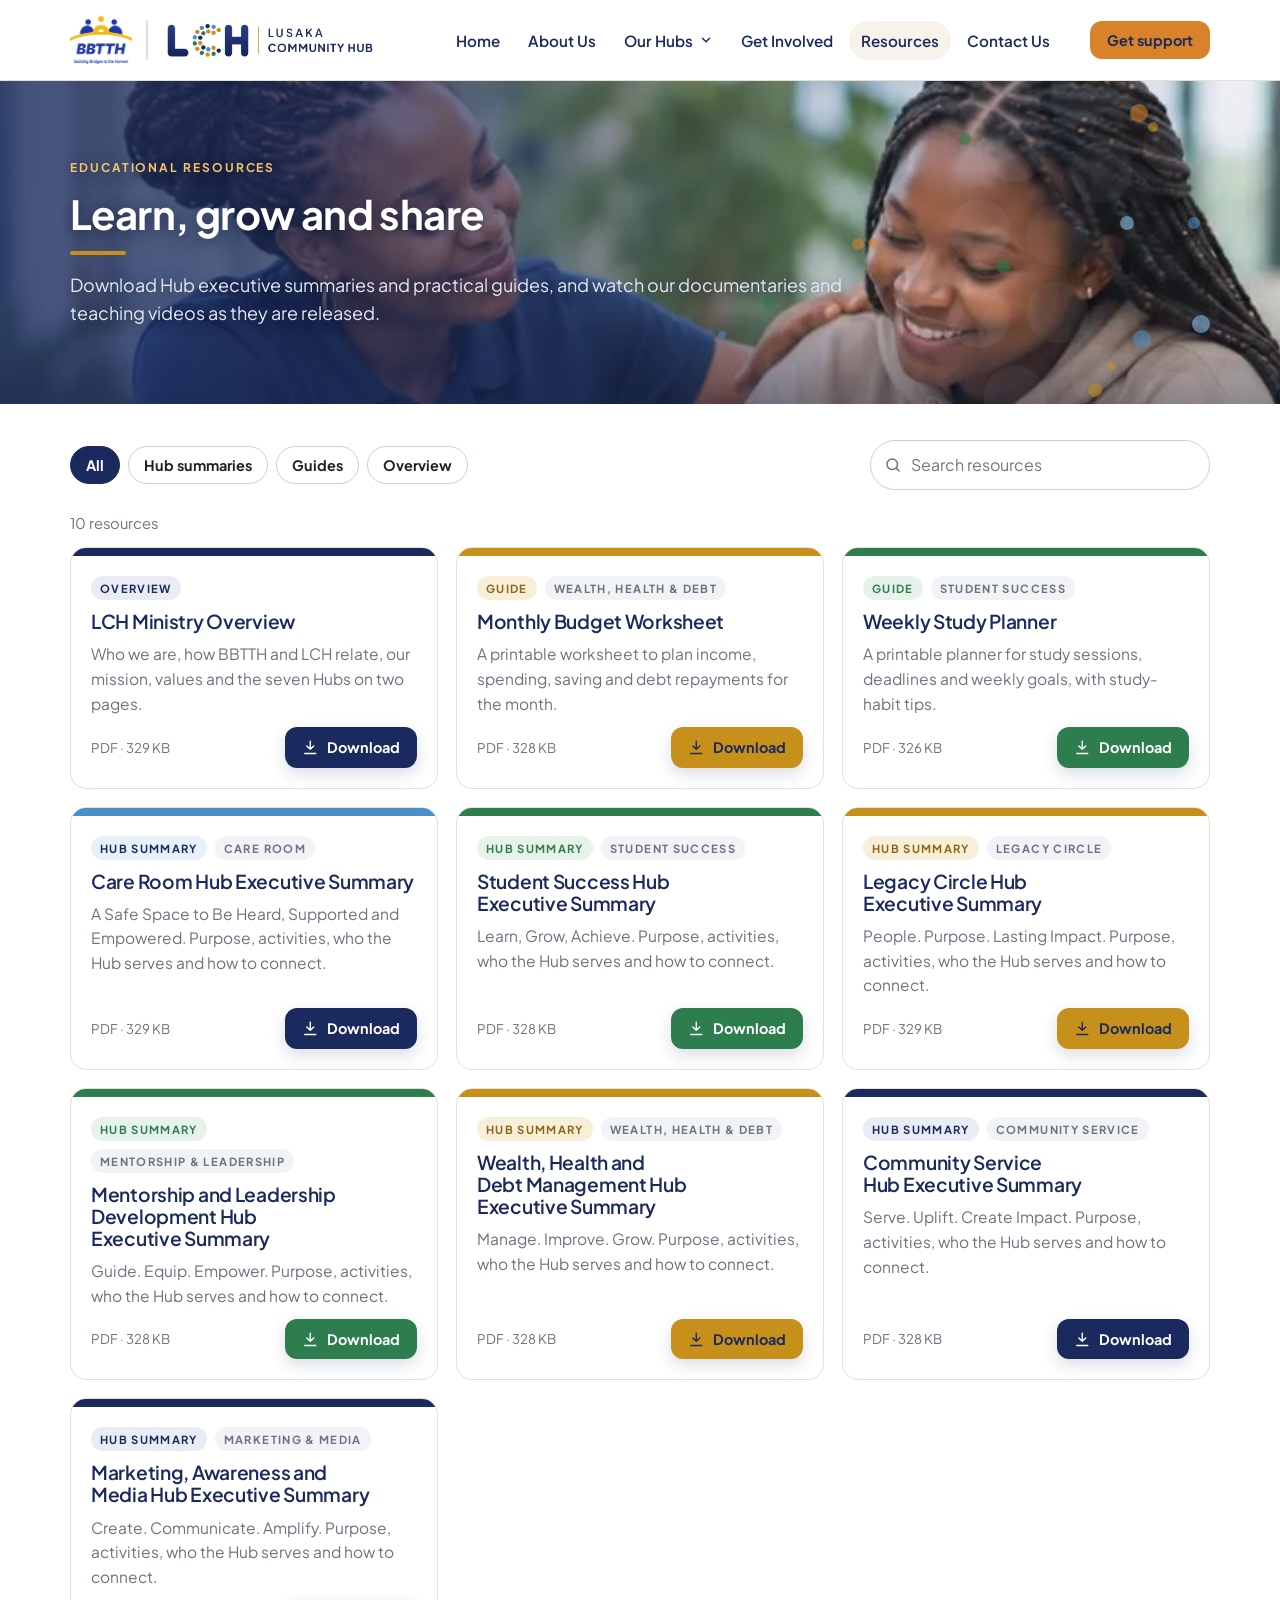
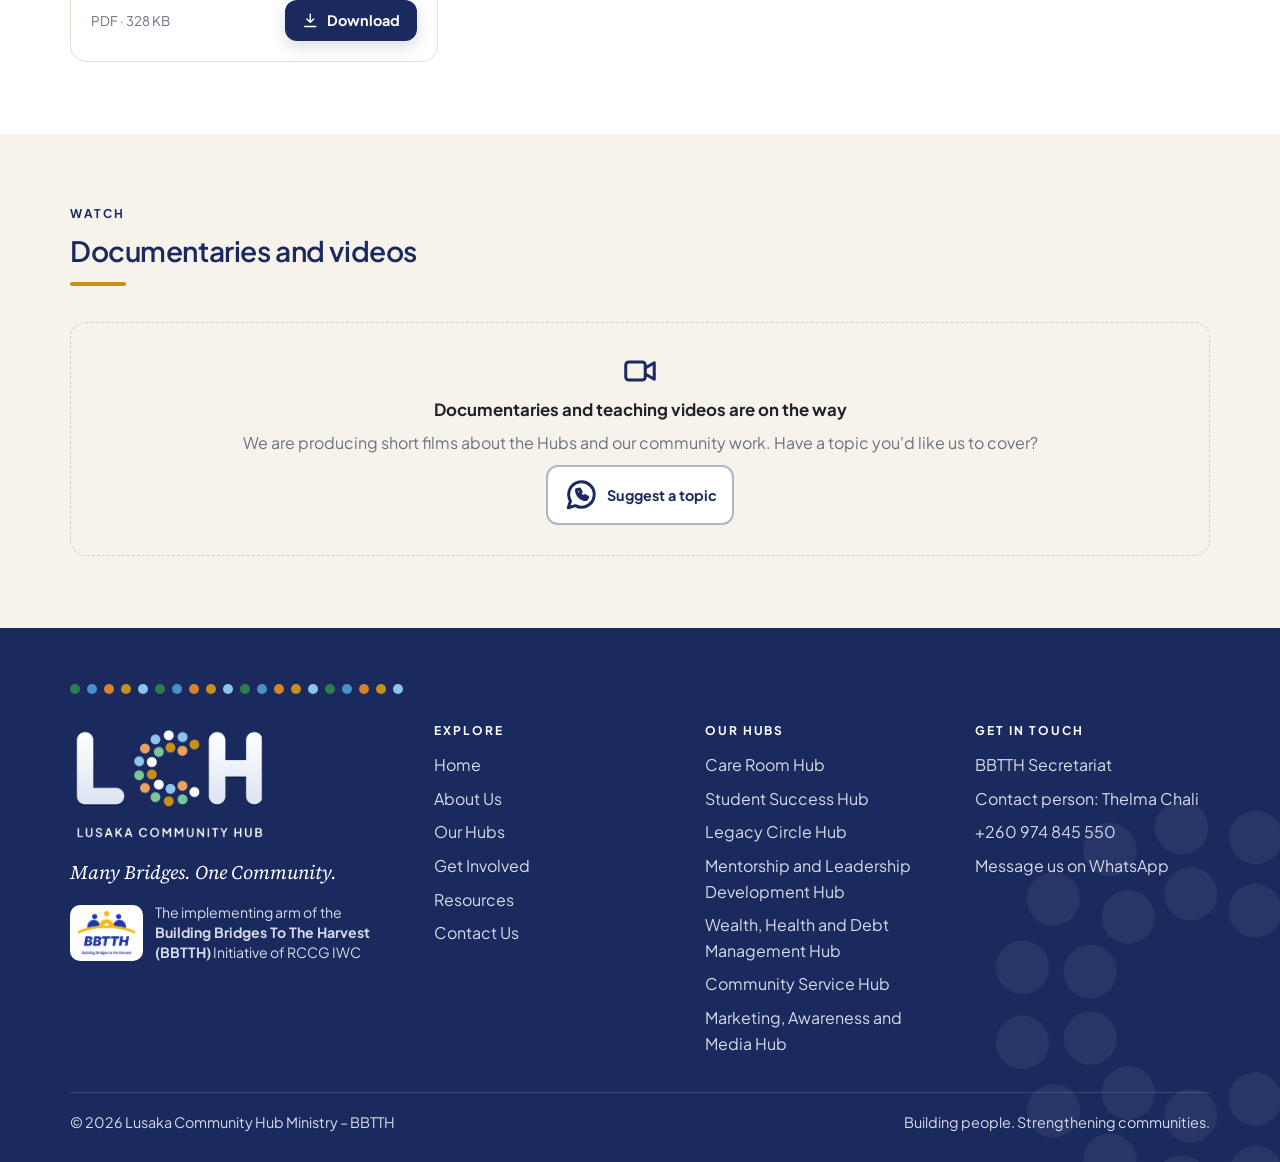
<file: resources.html>
<!DOCTYPE html>
<html lang="en-GB">
<head>
<meta charset="utf-8">
<script>document.documentElement.classList.add("js")</script>
<meta name="viewport" content="width=device-width, initial-scale=1">
<title>Educational Resources · Lusaka Community Hub Ministry</title>
<meta name="description" content="Hub executive summaries, practical guides and videos from the Lusaka Community Hub Ministry.">
<meta property="og:title" content="Educational Resources · Lusaka Community Hub Ministry">
<meta property="og:description" content="Hub executive summaries, practical guides and videos from the Lusaka Community Hub Ministry.">
<meta property="og:type" content="website">

<meta name="theme-color" content="#1B2A5E">
<link rel="icon" type="image/png" sizes="32x32" href="img/favicon-32.png">
<link rel="icon" type="image/png" sizes="48x48" href="img/favicon-48.png">
<link rel="apple-touch-icon" href="img/apple-touch-icon.png">
<link rel="preload" href="assets/fonts/plus-jakarta-sans-latin-400-normal.woff2" as="font" type="font/woff2" crossorigin>
<link rel="preload" href="assets/fonts/plus-jakarta-sans-latin-700-normal.woff2" as="font" type="font/woff2" crossorigin>
<link rel="stylesheet" href="assets/site.css">
</head>
<body data-site="Lusaka Community Hub Ministry">
<a class="skip" href="#main">Skip to content</a>
<header class="site-header">
  <div class="wrap nav">
    <a class="brand" href="index.html" aria-label="BBTTH Initiative and Lusaka Community Hub Ministry, home"><img class="logo-bbtth" src="img/logo-bbtth.png" alt="BBTTH, Building Bridges To The Harvest" width="260" height="202"><span class="sep" aria-hidden="true"></span><img class="logo-lch" src="img/lch-logo-horizontal.png" alt="LCH Lusaka Community Hub" width="709" height="132"><img class="logo-mono" src="img/lch-monogram.png" alt="LCH Lusaka Community Hub" width="284" height="120"></a>
    <nav aria-label="Main"><ul class="nav-links"><li><a href="index.html">Home</a></li><li><a href="about.html">About Us</a></li><li><button class="navbtn" id="hubsBtn" aria-expanded="false" aria-controls="mega">Our Hubs <svg viewBox="0 0 24 24" fill="none" stroke="currentColor" stroke-width="2.5" stroke-linecap="round" stroke-linejoin="round" aria-hidden="true"><path d="m6 9 6 6 6-6"/></svg></button><div class="mega" id="mega" role="menu"><a role="menuitem" href="hubs/care-room.html"><span class="dot" style="background:#4A90C8"></span><span><b>Care Room Hub</b><small>A Safe Space to Be Heard, Supported and Empowered.</small></span></a><a role="menuitem" href="hubs/student-success.html"><span class="dot" style="background:#2E7D4F"></span><span><b>Student Success Hub</b><small>Learn, Grow, Achieve.</small></span></a><a role="menuitem" href="hubs/legacy-circle.html"><span class="dot" style="background:#C6901B"></span><span><b>Legacy Circle Hub</b><small>People. Purpose. Lasting Impact.</small></span></a><a role="menuitem" href="hubs/mentorship-leadership.html"><span class="dot" style="background:#2E7D4F"></span><span><b>Mentorship and Leadership Development Hub</b><small>Guide. Equip. Empower.</small></span></a><a role="menuitem" href="hubs/wealth-health-debt.html"><span class="dot" style="background:#C6901B"></span><span><b>Wealth, Health and Debt Management Hub</b><small>Manage. Improve. Grow.</small></span></a><a role="menuitem" href="hubs/community-service.html"><span class="dot" style="background:#1B2A5E"></span><span><b>Community Service Hub</b><small>Serve. Uplift. Create Impact.</small></span></a><a role="menuitem" href="hubs/marketing-media.html"><span class="dot" style="background:#1B2A5E"></span><span><b>Marketing, Awareness and Media Hub</b><small>Create. Communicate. Amplify.</small></span></a><a role="menuitem" class="all" href="hubs.html">See all seven Hubs <svg viewBox="0 0 24 24" fill="none" stroke="currentColor" stroke-width="2.2" stroke-linecap="round" stroke-linejoin="round" aria-hidden="true"><path d="M5 12h14M13 6l6 6-6 6"/></svg></a></div></li><li><a href="get-involved.html">Get Involved</a></li><li><a href="resources.html" aria-current="page">Resources</a></li><li><a href="contact.html">Contact Us</a></li></ul></nav>
    <a class="btn btn-gold btn-sm nav-cta" href="hubs/care-room.html">Get support</a>
    <button class="menu-toggle" id="menuToggle" aria-label="Open menu" aria-expanded="false" aria-controls="drawer"><svg viewBox="0 0 24 24" fill="none" stroke="currentColor" stroke-width="2" stroke-linecap="round" stroke-linejoin="round" aria-hidden="true"><path d="M4 7h16M4 12h16M4 17h16"/></svg></button>
  </div>
</header>
<div class="drawer" id="drawer" aria-hidden="true">
  <div class="drawer-backdrop" data-close></div>
  <nav class="drawer-panel" aria-label="Site menu">
    <div class="row"><a class="brand" href="index.html" aria-label="BBTTH Initiative and Lusaka Community Hub Ministry, home"><img class="logo-bbtth" src="img/logo-bbtth.png" alt="BBTTH, Building Bridges To The Harvest" width="260" height="202"><span class="sep" aria-hidden="true"></span><img class="logo-lch" src="img/lch-logo-horizontal.png" alt="LCH Lusaka Community Hub" width="709" height="132"><img class="logo-mono" src="img/lch-monogram.png" alt="LCH Lusaka Community Hub" width="284" height="120"></a><button class="icon-btn" data-close aria-label="Close menu"><svg viewBox="0 0 24 24" fill="none" stroke="currentColor" stroke-width="2" stroke-linecap="round" stroke-linejoin="round" aria-hidden="true"><path d="M6 6l12 12M18 6 6 18"/></svg></button></div>
    <a href="index.html">Home</a><a href="about.html">About Us</a><a href="hubs.html">Our Hubs</a><a href="get-involved.html">Get Involved</a><a href="resources.html" aria-current=page>Resources</a><a href="contact.html">Contact Us</a>
    <div class="group">Our Hubs</div>
    <a href="hubs/care-room.html"><span class="dot" style="background:#4A90C8"></span>Care Room Hub</a><a href="hubs/student-success.html"><span class="dot" style="background:#2E7D4F"></span>Student Success Hub</a><a href="hubs/legacy-circle.html"><span class="dot" style="background:#C6901B"></span>Legacy Circle Hub</a><a href="hubs/mentorship-leadership.html"><span class="dot" style="background:#2E7D4F"></span>Mentorship and Leadership Development Hub</a><a href="hubs/wealth-health-debt.html"><span class="dot" style="background:#C6901B"></span>Wealth, Health and Debt Management Hub</a><a href="hubs/community-service.html"><span class="dot" style="background:#1B2A5E"></span>Community Service Hub</a><a href="hubs/marketing-media.html"><span class="dot" style="background:#1B2A5E"></span>Marketing, Awareness and Media Hub</a>
    <a class="btn btn-gold" style="justify-content:center;margin-top:14px" href="https://wa.me/260974845550" target="_blank" rel="noopener"><svg viewBox="0 0 24 24" fill="none" stroke="currentColor" stroke-width="2" stroke-linecap="round" stroke-linejoin="round" aria-hidden="true"><path d="M3.5 20.5 5 16a8.5 8.5 0 1 1 3.2 3.1Z"/><path d="M9 8.5c0 3.5 3 6.5 6.5 6.5l1-1.6-2-1-1 .8a4.5 4.5 0 0 1-2.2-2.2l.8-1-1-2Z"/></svg> WhatsApp the Secretariat</a>
  </nav>
</div>
<main id="main" tabindex="-1">

<section class="page-hero mhero-sm">
  <div class="mbg n1" aria-hidden="true"><span class="slide k0" style="background-image:url(img/hub-student.jpg);animation-delay:0s"></span><span class="shade"></span><span class="dots-wm"></span></div><div class="float-dots" aria-hidden="true"><i style="left:59.6%;top:66.7%;width:12px;height:12px;background:var(--growth);animation-delay:-6.7s;animation-duration:11.7s"></i><i style="left:88.5%;top:77.1%;width:18px;height:18px;background:var(--sky);animation-delay:-2.6s;animation-duration:14.2s"></i><i style="left:88.3%;top:7.2%;width:18px;height:18px;background:var(--copper);animation-delay:-6.0s;animation-duration:11.2s"></i><i style="left:86.6%;top:87.1%;width:8px;height:8px;background:var(--gold);animation-delay:-6.1s;animation-duration:18.0s"></i><i style="left:87.5%;top:41.8%;width:14px;height:14px;background:#8EC5EE;animation-delay:-0.5s;animation-duration:12.6s"></i><i style="left:74.9%;top:16.2%;width:12px;height:12px;background:var(--growth);animation-delay:-0.3s;animation-duration:15.9s"></i><i style="left:56.1%;top:77.2%;width:8px;height:8px;background:var(--sky);animation-delay:-6.3s;animation-duration:14.4s"></i><i style="left:67.8%;top:48.7%;width:10px;height:10px;background:var(--copper);animation-delay:-9.3s;animation-duration:13.8s"></i><i style="left:89.7%;top:12.6%;width:10px;height:10px;background:var(--gold);animation-delay:-2.9s;animation-duration:17.8s"></i><i style="left:93.1%;top:72.4%;width:18px;height:18px;background:#8EC5EE;animation-delay:-13.8s;animation-duration:10.6s"></i><i style="left:77.8%;top:55.2%;width:14px;height:14px;background:var(--growth);animation-delay:-2.8s;animation-duration:17.4s"></i><i style="left:92.8%;top:42.0%;width:12px;height:12px;background:var(--sky);animation-delay:-13.4s;animation-duration:14.0s"></i><i style="left:66.6%;top:48.6%;width:12px;height:12px;background:var(--copper);animation-delay:-0.4s;animation-duration:10.7s"></i><i style="left:85.0%;top:93.4%;width:14px;height:14px;background:var(--gold);animation-delay:-0.0s;animation-duration:10.6s"></i></div>
  <div class="wrap">
    <span class="eyebrow">Educational resources</span>
    <h1>Learn, grow and share</h1>
    <p class="lead">Download Hub executive summaries and practical guides, and watch our documentaries and teaching videos as they are released.</p>
  </div>
</section>
<section style="padding-top:36px" aria-labelledby="dl-h">
  <div class="wrap" id="library">
    <h2 id="dl-h" class="sr-only">Downloadable materials</h2>
    <div class="lib-tools">
      <div class="chips-filter" role="group" aria-label="Filter by type">
        <button type="button" data-filter="all" aria-pressed="true">All</button>
        <button type="button" data-filter="summary" aria-pressed="false">Hub summaries</button>
        <button type="button" data-filter="guide" aria-pressed="false">Guides</button>
        <button type="button" data-filter="overview" aria-pressed="false">Overview</button>
      </div>
      <label class="search"><span class="sr-only">Search resources</span><svg viewBox="0 0 24 24" fill="none" stroke="currentColor" stroke-width="2" stroke-linecap="round" stroke-linejoin="round" aria-hidden="true"><circle cx="11" cy="11" r="7"/><path d="m20 20-3.5-3.5"/></svg><input id="resSearch" type="search" placeholder="Search resources" autocomplete="off"></label>
    </div>
    <p class="res-count" id="resCount" aria-live="polite"></p>
    <div class="res-grid stagger"><article class="res" data-res data-type="overview" data-text="lch ministry overview who we are, how bbtth and lch relate, our mission, values and the seven hubs on two pages. overview " style="--c:#1B2A5E;--t:#E9ECF4;--ci:#1B2A5E">
  <div class="cover"></div>
  <div class="bd">
    <div class="tags"><span class="tag">Overview</span></div>
    <h3>LCH Ministry Overview</h3>
    <p>Who we are, how BBTTH and LCH relate, our mission, values and the seven Hubs on two pages.</p>
    <div class="foot-row"><small>PDF · 329 KB</small>
      <a class="btn btn-sm btn-primary" style="--btn:#1B2A5E;--btn-ink:#fff" href="downloads/lch-ministry-overview.pdf" download><svg viewBox="0 0 24 24" fill="none" stroke="currentColor" stroke-width="2" stroke-linecap="round" stroke-linejoin="round" aria-hidden="true"><path d="M12 3v12M7 10l5 5 5-5M4 21h16"/></svg> Download</a></div>
  </div>
</article><article class="res" data-res data-type="guide" data-text="monthly budget worksheet a printable worksheet to plan income, spending, saving and debt repayments for the month. guide wealth, health and debt management hub" style="--c:#C6901B;--t:#F8EFDA;--ci:#8F6610">
  <div class="cover"></div>
  <div class="bd">
    <div class="tags"><span class="tag">Guide</span><span class="tag" style="background:#f1f3f6;color:var(--muted)">Wealth, Health &amp; Debt</span></div>
    <h3>Monthly Budget Worksheet</h3>
    <p>A printable worksheet to plan income, spending, saving and debt repayments for the month.</p>
    <div class="foot-row"><small>PDF · 328 KB</small>
      <a class="btn btn-sm btn-primary" style="--btn:#C6901B;--btn-ink:#1B2A5E" href="downloads/lch-monthly-budget-worksheet.pdf" download><svg viewBox="0 0 24 24" fill="none" stroke="currentColor" stroke-width="2" stroke-linecap="round" stroke-linejoin="round" aria-hidden="true"><path d="M12 3v12M7 10l5 5 5-5M4 21h16"/></svg> Download</a></div>
  </div>
</article><article class="res" data-res data-type="guide" data-text="weekly study planner a printable planner for study sessions, deadlines and weekly goals, with study-habit tips. guide student success hub" style="--c:#2E7D4F;--t:#E7F2EB;--ci:#2E7D4F">
  <div class="cover"></div>
  <div class="bd">
    <div class="tags"><span class="tag">Guide</span><span class="tag" style="background:#f1f3f6;color:var(--muted)">Student Success</span></div>
    <h3>Weekly Study Planner</h3>
    <p>A printable planner for study sessions, deadlines and weekly goals, with study-habit tips.</p>
    <div class="foot-row"><small>PDF · 326 KB</small>
      <a class="btn btn-sm btn-primary" style="--btn:#2E7D4F;--btn-ink:#FFFFFF" href="downloads/lch-weekly-study-planner.pdf" download><svg viewBox="0 0 24 24" fill="none" stroke="currentColor" stroke-width="2" stroke-linecap="round" stroke-linejoin="round" aria-hidden="true"><path d="M12 3v12M7 10l5 5 5-5M4 21h16"/></svg> Download</a></div>
  </div>
</article><article class="res" data-res data-type="summary" data-text="care room hub executive summary a safe space to be heard, supported and empowered. purpose, activities, who the hub serves and how to connect. hub summary care room hub" style="--c:#4A90C8;--t:#E8F1F9;--ci:#1B2A5E">
  <div class="cover"></div>
  <div class="bd">
    <div class="tags"><span class="tag">Hub summary</span><span class="tag" style="background:#f1f3f6;color:var(--muted)">Care Room</span></div>
    <h3>Care Room Hub Executive Summary</h3>
    <p>A Safe Space to Be Heard, Supported and Empowered. Purpose, activities, who the Hub serves and how to connect.</p>
    <div class="foot-row"><small>PDF · 329 KB</small>
      <a class="btn btn-sm btn-primary" style="--btn:#1B2A5E;--btn-ink:#FFFFFF" href="downloads/lch-care-room-executive-summary.pdf" download><svg viewBox="0 0 24 24" fill="none" stroke="currentColor" stroke-width="2" stroke-linecap="round" stroke-linejoin="round" aria-hidden="true"><path d="M12 3v12M7 10l5 5 5-5M4 21h16"/></svg> Download</a></div>
  </div>
</article><article class="res" data-res data-type="summary" data-text="student success hub executive summary learn, grow, achieve. purpose, activities, who the hub serves and how to connect. hub summary student success hub" style="--c:#2E7D4F;--t:#E7F2EB;--ci:#2E7D4F">
  <div class="cover"></div>
  <div class="bd">
    <div class="tags"><span class="tag">Hub summary</span><span class="tag" style="background:#f1f3f6;color:var(--muted)">Student Success</span></div>
    <h3>Student Success Hub Executive Summary</h3>
    <p>Learn, Grow, Achieve. Purpose, activities, who the Hub serves and how to connect.</p>
    <div class="foot-row"><small>PDF · 328 KB</small>
      <a class="btn btn-sm btn-primary" style="--btn:#2E7D4F;--btn-ink:#FFFFFF" href="downloads/lch-student-success-executive-summary.pdf" download><svg viewBox="0 0 24 24" fill="none" stroke="currentColor" stroke-width="2" stroke-linecap="round" stroke-linejoin="round" aria-hidden="true"><path d="M12 3v12M7 10l5 5 5-5M4 21h16"/></svg> Download</a></div>
  </div>
</article><article class="res" data-res data-type="summary" data-text="legacy circle hub executive summary people. purpose. lasting impact. purpose, activities, who the hub serves and how to connect. hub summary legacy circle hub" style="--c:#C6901B;--t:#F8EFDA;--ci:#8F6610">
  <div class="cover"></div>
  <div class="bd">
    <div class="tags"><span class="tag">Hub summary</span><span class="tag" style="background:#f1f3f6;color:var(--muted)">Legacy Circle</span></div>
    <h3>Legacy Circle Hub Executive Summary</h3>
    <p>People. Purpose. Lasting Impact. Purpose, activities, who the Hub serves and how to connect.</p>
    <div class="foot-row"><small>PDF · 329 KB</small>
      <a class="btn btn-sm btn-primary" style="--btn:#C6901B;--btn-ink:#1B2A5E" href="downloads/lch-legacy-circle-executive-summary.pdf" download><svg viewBox="0 0 24 24" fill="none" stroke="currentColor" stroke-width="2" stroke-linecap="round" stroke-linejoin="round" aria-hidden="true"><path d="M12 3v12M7 10l5 5 5-5M4 21h16"/></svg> Download</a></div>
  </div>
</article><article class="res" data-res data-type="summary" data-text="mentorship and leadership development hub executive summary guide. equip. empower. purpose, activities, who the hub serves and how to connect. hub summary mentorship and leadership development hub" style="--c:#2E7D4F;--t:#E7F2EB;--ci:#2E7D4F">
  <div class="cover"></div>
  <div class="bd">
    <div class="tags"><span class="tag">Hub summary</span><span class="tag" style="background:#f1f3f6;color:var(--muted)">Mentorship &amp; Leadership</span></div>
    <h3>Mentorship and Leadership Development Hub Executive Summary</h3>
    <p>Guide. Equip. Empower. Purpose, activities, who the Hub serves and how to connect.</p>
    <div class="foot-row"><small>PDF · 328 KB</small>
      <a class="btn btn-sm btn-primary" style="--btn:#2E7D4F;--btn-ink:#FFFFFF" href="downloads/lch-mentorship-leadership-executive-summary.pdf" download><svg viewBox="0 0 24 24" fill="none" stroke="currentColor" stroke-width="2" stroke-linecap="round" stroke-linejoin="round" aria-hidden="true"><path d="M12 3v12M7 10l5 5 5-5M4 21h16"/></svg> Download</a></div>
  </div>
</article><article class="res" data-res data-type="summary" data-text="wealth, health and debt management hub executive summary manage. improve. grow. purpose, activities, who the hub serves and how to connect. hub summary wealth, health and debt management hub" style="--c:#C6901B;--t:#F8EFDA;--ci:#8F6610">
  <div class="cover"></div>
  <div class="bd">
    <div class="tags"><span class="tag">Hub summary</span><span class="tag" style="background:#f1f3f6;color:var(--muted)">Wealth, Health &amp; Debt</span></div>
    <h3>Wealth, Health and Debt Management Hub Executive Summary</h3>
    <p>Manage. Improve. Grow. Purpose, activities, who the Hub serves and how to connect.</p>
    <div class="foot-row"><small>PDF · 328 KB</small>
      <a class="btn btn-sm btn-primary" style="--btn:#C6901B;--btn-ink:#1B2A5E" href="downloads/lch-wealth-health-debt-executive-summary.pdf" download><svg viewBox="0 0 24 24" fill="none" stroke="currentColor" stroke-width="2" stroke-linecap="round" stroke-linejoin="round" aria-hidden="true"><path d="M12 3v12M7 10l5 5 5-5M4 21h16"/></svg> Download</a></div>
  </div>
</article><article class="res" data-res data-type="summary" data-text="community service hub executive summary serve. uplift. create impact. purpose, activities, who the hub serves and how to connect. hub summary community service hub" style="--c:#1B2A5E;--t:#E9ECF4;--ci:#1B2A5E">
  <div class="cover"></div>
  <div class="bd">
    <div class="tags"><span class="tag">Hub summary</span><span class="tag" style="background:#f1f3f6;color:var(--muted)">Community Service</span></div>
    <h3>Community Service Hub Executive Summary</h3>
    <p>Serve. Uplift. Create Impact. Purpose, activities, who the Hub serves and how to connect.</p>
    <div class="foot-row"><small>PDF · 328 KB</small>
      <a class="btn btn-sm btn-primary" style="--btn:#1B2A5E;--btn-ink:#FFFFFF" href="downloads/lch-community-service-executive-summary.pdf" download><svg viewBox="0 0 24 24" fill="none" stroke="currentColor" stroke-width="2" stroke-linecap="round" stroke-linejoin="round" aria-hidden="true"><path d="M12 3v12M7 10l5 5 5-5M4 21h16"/></svg> Download</a></div>
  </div>
</article><article class="res" data-res data-type="summary" data-text="marketing, awareness and media hub executive summary create. communicate. amplify. purpose, activities, who the hub serves and how to connect. hub summary marketing, awareness and media hub" style="--c:#1B2A5E;--t:#E9ECF4;--ci:#1B2A5E">
  <div class="cover"></div>
  <div class="bd">
    <div class="tags"><span class="tag">Hub summary</span><span class="tag" style="background:#f1f3f6;color:var(--muted)">Marketing &amp; Media</span></div>
    <h3>Marketing, Awareness and Media Hub Executive Summary</h3>
    <p>Create. Communicate. Amplify. Purpose, activities, who the Hub serves and how to connect.</p>
    <div class="foot-row"><small>PDF · 328 KB</small>
      <a class="btn btn-sm btn-primary" style="--btn:#1B2A5E;--btn-ink:#FFFFFF" href="downloads/lch-marketing-media-executive-summary.pdf" download><svg viewBox="0 0 24 24" fill="none" stroke="currentColor" stroke-width="2" stroke-linecap="round" stroke-linejoin="round" aria-hidden="true"><path d="M12 3v12M7 10l5 5 5-5M4 21h16"/></svg> Download</a></div>
  </div>
</article></div>
    <div class="empty" id="resEmpty" hidden><svg viewBox="0 0 24 24" fill="none" stroke="currentColor" stroke-width="2" stroke-linecap="round" stroke-linejoin="round" aria-hidden="true"><circle cx="11" cy="11" r="7"/><path d="m20 20-3.5-3.5"/></svg><b>No resources match your search</b><button class="btn btn-ghost btn-sm" type="button" id="resReset">Clear search</button></div>
  </div>
</section>
<section class="section-tint" aria-labelledby="vid-h">
  <div class="wrap">
    <div class="section-head reveal"><span class="eyebrow">Watch</span><h2 id="vid-h">Documentaries and videos</h2></div>
    <div class="empty"><svg viewBox="0 0 24 24" fill="none" stroke="currentColor" stroke-width="2" stroke-linecap="round" stroke-linejoin="round" aria-hidden="true"><rect x="2.5" y="6" width="13" height="12" rx="2"/><path d="m15.5 10 6-3.5v11l-6-3.5"/></svg><b>Documentaries and teaching videos are on the way</b>
  <span>We are producing short films about the Hubs and our community work. Have a topic you'd like us to cover?</span>
  <a class="btn btn-ghost btn-sm" href="https://wa.me/260974845550?text=Hello%20BBTTH%20Secretariat%2C%20I%20have%20a%20suggestion%20for%20an%20educational%20video%3A%20" target="_blank" rel="noopener"><svg viewBox="0 0 24 24" fill="none" stroke="currentColor" stroke-width="2" stroke-linecap="round" stroke-linejoin="round" aria-hidden="true"><path d="M3.5 20.5 5 16a8.5 8.5 0 1 1 3.2 3.1Z"/><path d="M9 8.5c0 3.5 3 6.5 6.5 6.5l1-1.6-2-1-1 .8a4.5 4.5 0 0 1-2.2-2.2l.8-1-1-2Z"/></svg> Suggest a topic</a></div>
  </div>
</section>
</main>
<footer class="on-dark">
  <div class="wrap">
    <div class="dot-row foot-dots" aria-hidden="true"><i></i><i></i><i></i><i></i><i></i><i></i><i></i><i></i><i></i><i></i><i></i><i></i><i></i><i></i><i></i><i></i><i></i><i></i><i></i><i></i></div>
    <div class="foot">
      <div class="foot-brand">
        <img class="lch" src="img/lch-logo-reversed.png" alt="LCH Lusaka Community Hub" width="480" height="290">
        <p class="tagline">Many Bridges. One Community.</p>
        <div class="foot-bbtth">
          <span class="plate"><img src="img/logo-bbtth.png" alt="BBTTH, Building Bridges To The Harvest" width="260" height="202"></span>
          <small>The implementing arm of the <b>Building Bridges To The Harvest (BBTTH)</b> Initiative of RCCG IWC</small>
        </div>
      </div>
      <div><h4>Explore</h4><ul><li><a href="index.html">Home</a></li><li><a href="about.html">About Us</a></li><li><a href="hubs.html">Our Hubs</a></li><li><a href="get-involved.html">Get Involved</a></li><li><a href="resources.html">Resources</a></li><li><a href="contact.html">Contact Us</a></li></ul></div>
      <div><h4>Our Hubs</h4><ul><li><a href="hubs/care-room.html">Care Room Hub</a></li><li><a href="hubs/student-success.html">Student Success Hub</a></li><li><a href="hubs/legacy-circle.html">Legacy Circle Hub</a></li><li><a href="hubs/mentorship-leadership.html">Mentorship and Leadership Development Hub</a></li><li><a href="hubs/wealth-health-debt.html">Wealth, Health and Debt Management Hub</a></li><li><a href="hubs/community-service.html">Community Service Hub</a></li><li><a href="hubs/marketing-media.html">Marketing, Awareness and Media Hub</a></li></ul></div>
      <div><h4>Get in touch</h4><ul><li>BBTTH Secretariat</li><li>Contact person: Thelma Chali</li><li><a href="tel:+260974845550">+260 974 845 550</a></li><li><a href="https://wa.me/260974845550" target="_blank" rel="noopener">Message us on WhatsApp</a></li></ul></div>
    </div>
    <div class="foot-bottom">
      <span>© <span data-year>2026</span> Lusaka Community Hub Ministry – BBTTH</span>
      <span>Building people. Strengthening communities.</span>
    </div>
  </div>
</footer>
<script src="assets/site.js" defer></script>
</body>
</html>
</file>
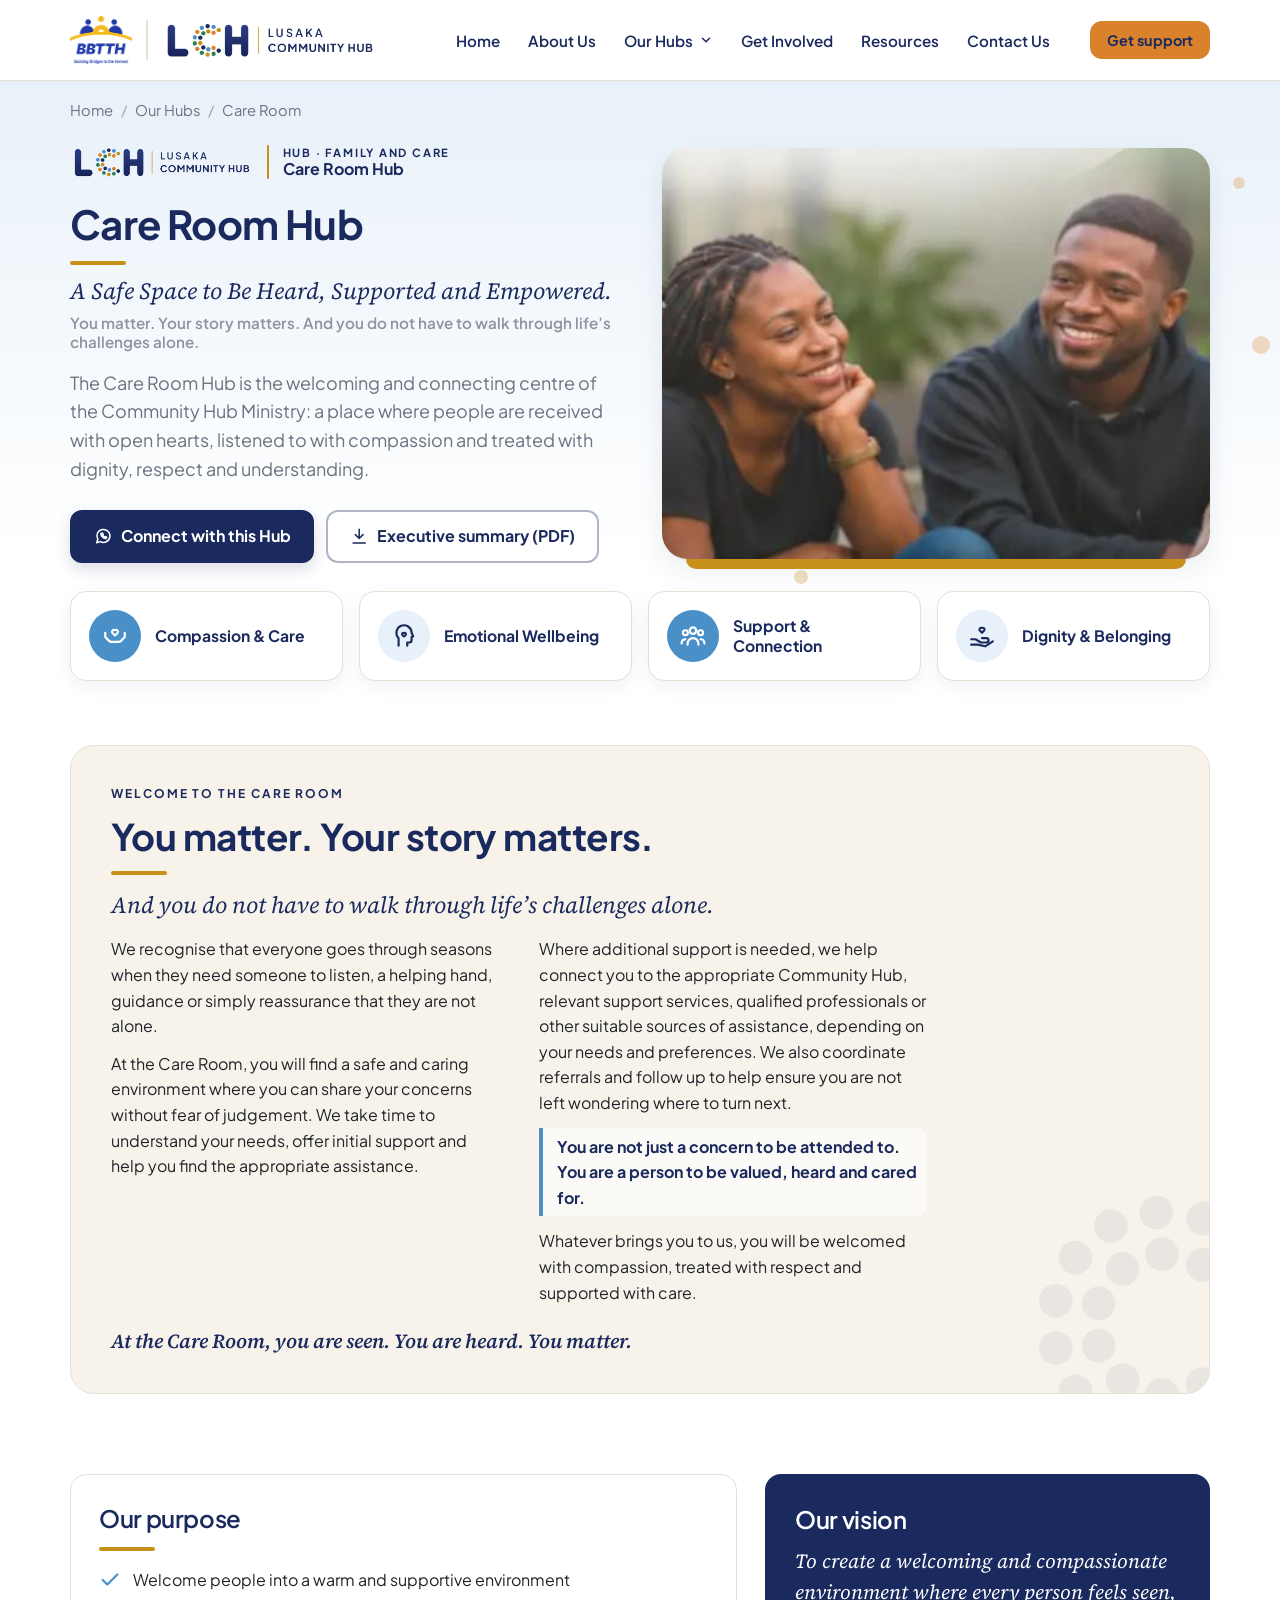
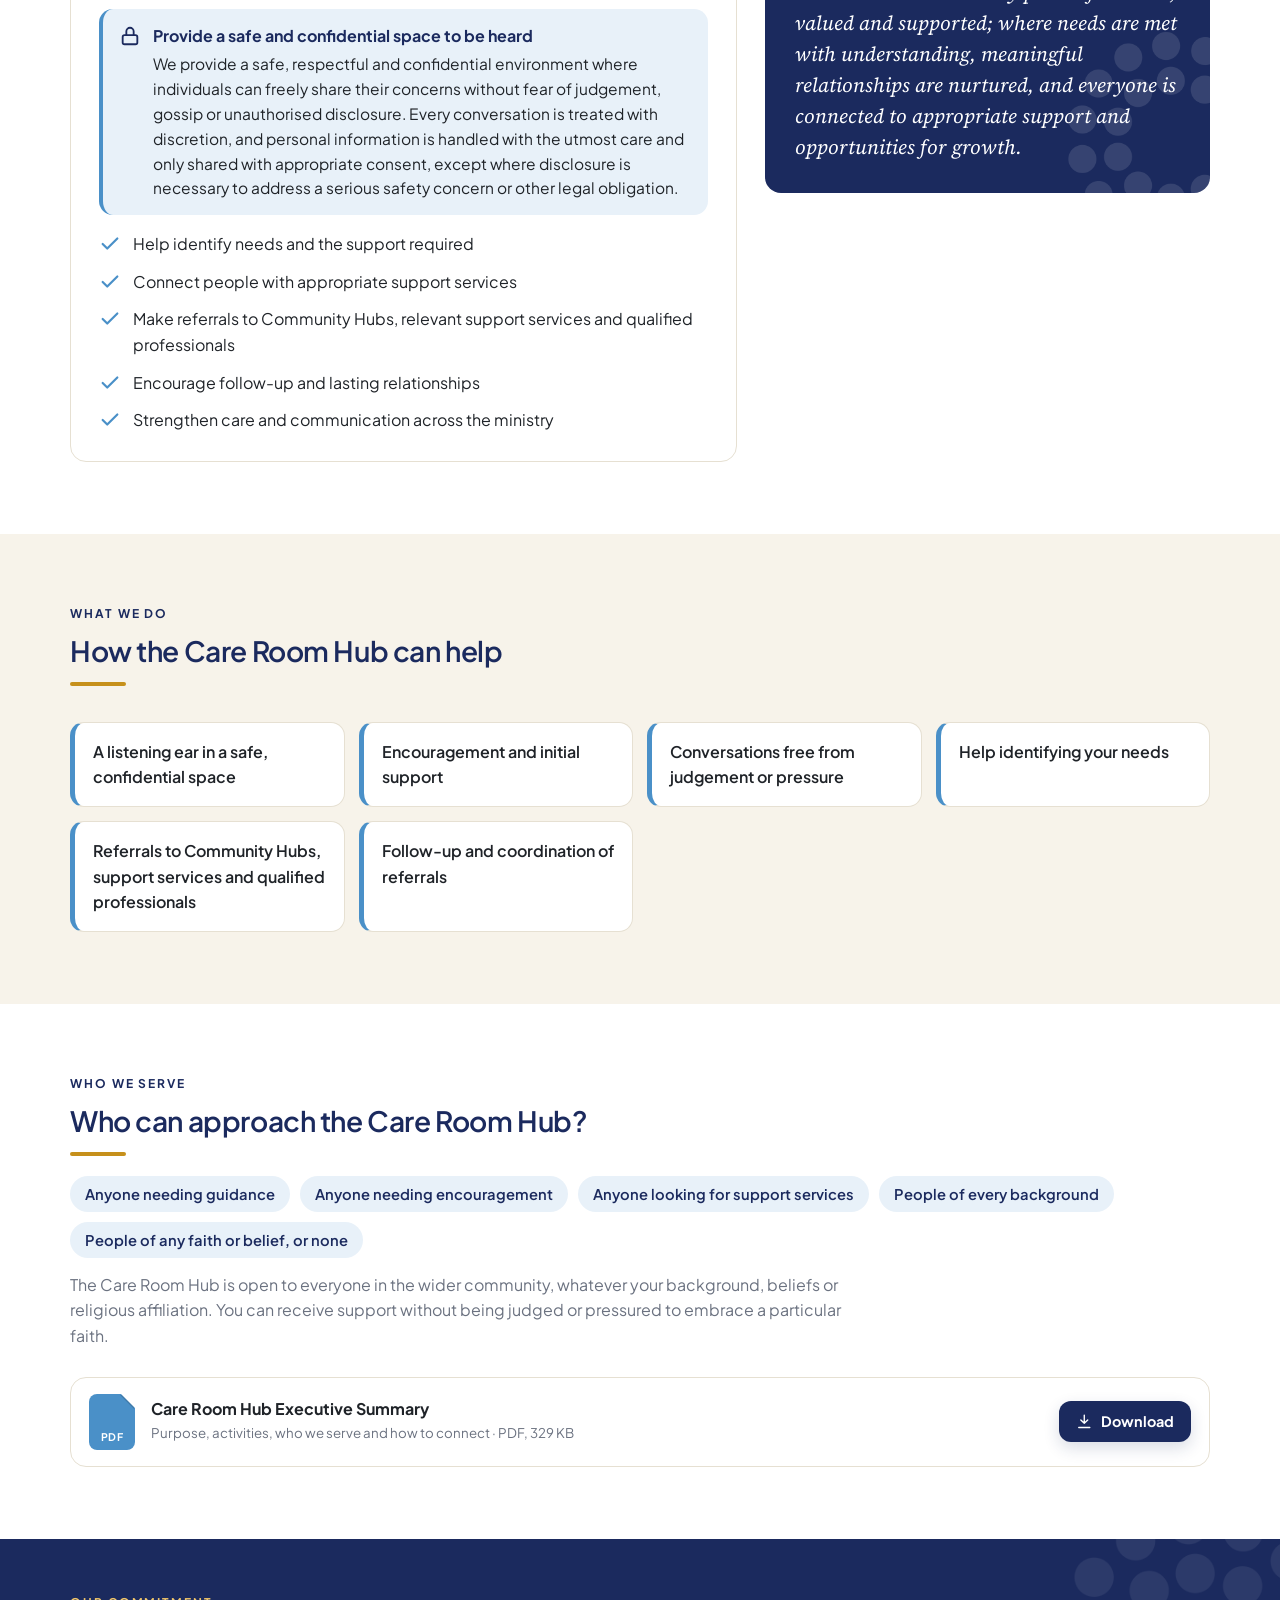
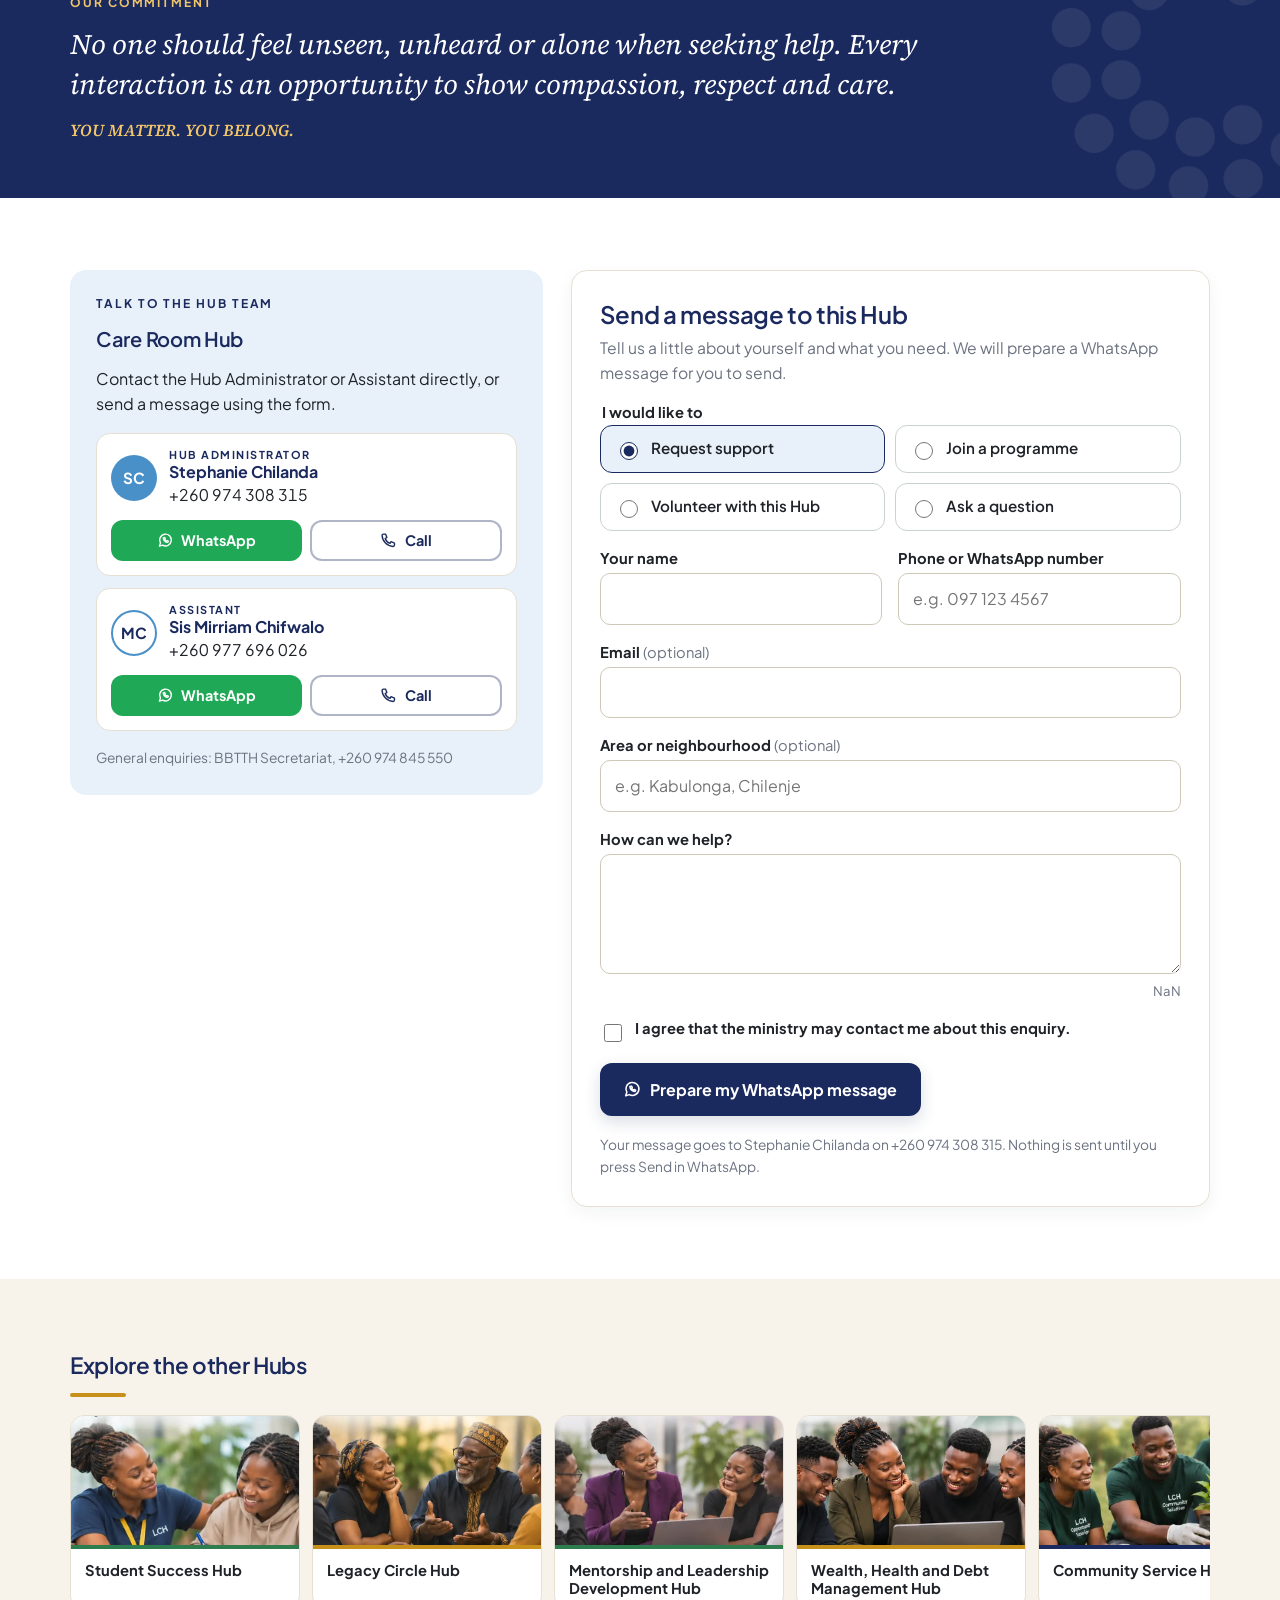
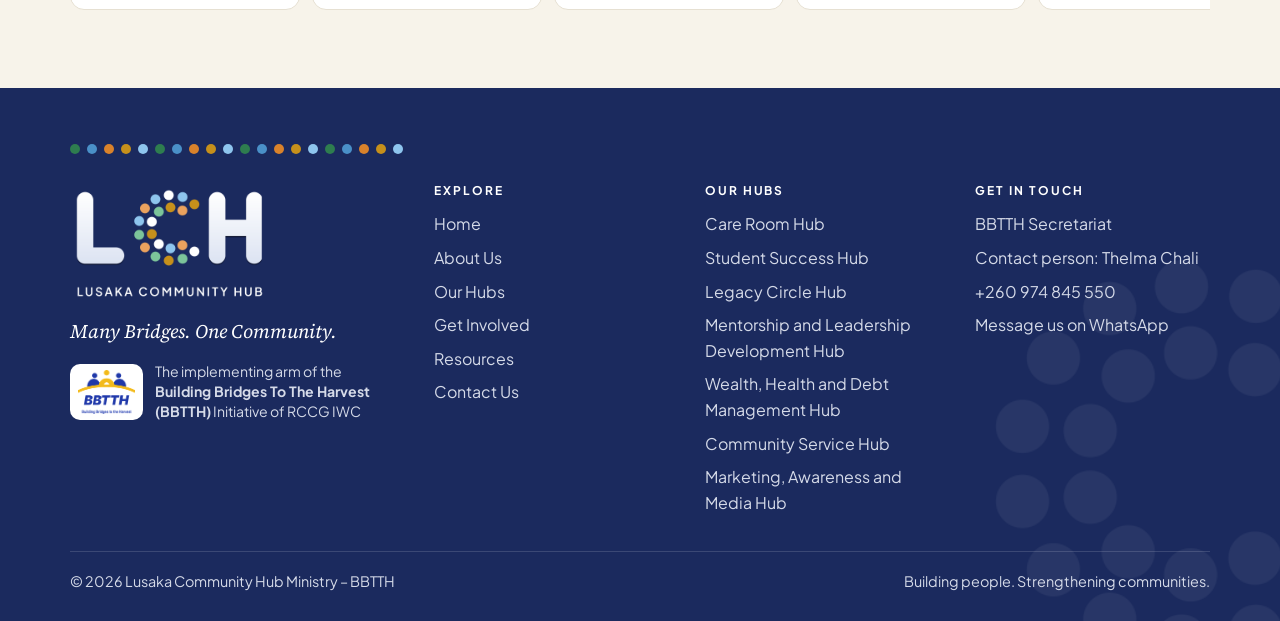
<file: hubs/care-room.html>
<!DOCTYPE html>
<html lang="en-GB">
<head>
<meta charset="utf-8">
<script>document.documentElement.classList.add("js")</script>
<meta name="viewport" content="width=device-width, initial-scale=1">
<title>Care Room Hub · Lusaka Community Hub Ministry</title>
<meta name="description" content="Care Room Hub: A Safe Space to Be Heard, Supported and Empowered. A safe, confidential space to be heard. We listen, offer initial support and connect you with the right help.">
<meta property="og:title" content="Care Room Hub · Lusaka Community Hub Ministry">
<meta property="og:description" content="Care Room Hub: A Safe Space to Be Heard, Supported and Empowered. A safe, confidential space to be heard. We listen, offer initial support and connect you with the right help.">
<meta property="og:type" content="website">

<meta name="theme-color" content="#1B2A5E">
<link rel="icon" type="image/png" sizes="32x32" href="../img/favicon-32.png">
<link rel="icon" type="image/png" sizes="48x48" href="../img/favicon-48.png">
<link rel="apple-touch-icon" href="../img/apple-touch-icon.png">
<link rel="preload" href="../assets/fonts/plus-jakarta-sans-latin-400-normal.woff2" as="font" type="font/woff2" crossorigin>
<link rel="preload" href="../assets/fonts/plus-jakarta-sans-latin-700-normal.woff2" as="font" type="font/woff2" crossorigin>
<link rel="stylesheet" href="../assets/site.css">
</head>
<body data-site="Lusaka Community Hub Ministry" style="--accent:#4A90C8;--accent-tint:#E8F1F9;--accent-text:#1B2A5E;--btn:#1B2A5E;--btn-ink:#FFFFFF">
<a class="skip" href="#main">Skip to content</a>
<header class="site-header">
  <div class="wrap nav">
    <a class="brand" href="../index.html" aria-label="BBTTH Initiative and Lusaka Community Hub Ministry, home"><img class="logo-bbtth" src="../img/logo-bbtth.png" alt="BBTTH, Building Bridges To The Harvest" width="260" height="202"><span class="sep" aria-hidden="true"></span><img class="logo-lch" src="../img/lch-logo-horizontal.png" alt="LCH Lusaka Community Hub" width="709" height="132"><img class="logo-mono" src="../img/lch-monogram.png" alt="LCH Lusaka Community Hub" width="284" height="120"></a>
    <nav aria-label="Main"><ul class="nav-links"><li><a href="../index.html">Home</a></li><li><a href="../about.html">About Us</a></li><li><button class="navbtn is-active" id="hubsBtn" aria-expanded="false" aria-controls="mega">Our Hubs <svg viewBox="0 0 24 24" fill="none" stroke="currentColor" stroke-width="2.5" stroke-linecap="round" stroke-linejoin="round" aria-hidden="true"><path d="m6 9 6 6 6-6"/></svg></button><div class="mega" id="mega" role="menu"><a role="menuitem" href="../hubs/care-room.html"><span class="dot" style="background:#4A90C8"></span><span><b>Care Room Hub</b><small>A Safe Space to Be Heard, Supported and Empowered.</small></span></a><a role="menuitem" href="../hubs/student-success.html"><span class="dot" style="background:#2E7D4F"></span><span><b>Student Success Hub</b><small>Learn, Grow, Achieve.</small></span></a><a role="menuitem" href="../hubs/legacy-circle.html"><span class="dot" style="background:#C6901B"></span><span><b>Legacy Circle Hub</b><small>People. Purpose. Lasting Impact.</small></span></a><a role="menuitem" href="../hubs/mentorship-leadership.html"><span class="dot" style="background:#2E7D4F"></span><span><b>Mentorship and Leadership Development Hub</b><small>Guide. Equip. Empower.</small></span></a><a role="menuitem" href="../hubs/wealth-health-debt.html"><span class="dot" style="background:#C6901B"></span><span><b>Wealth, Health and Debt Management Hub</b><small>Manage. Improve. Grow.</small></span></a><a role="menuitem" href="../hubs/community-service.html"><span class="dot" style="background:#1B2A5E"></span><span><b>Community Service Hub</b><small>Serve. Uplift. Create Impact.</small></span></a><a role="menuitem" href="../hubs/marketing-media.html"><span class="dot" style="background:#1B2A5E"></span><span><b>Marketing, Awareness and Media Hub</b><small>Create. Communicate. Amplify.</small></span></a><a role="menuitem" class="all" href="../hubs.html">See all seven Hubs <svg viewBox="0 0 24 24" fill="none" stroke="currentColor" stroke-width="2.2" stroke-linecap="round" stroke-linejoin="round" aria-hidden="true"><path d="M5 12h14M13 6l6 6-6 6"/></svg></a></div></li><li><a href="../get-involved.html">Get Involved</a></li><li><a href="../resources.html">Resources</a></li><li><a href="../contact.html">Contact Us</a></li></ul></nav>
    <a class="btn btn-gold btn-sm nav-cta" href="../hubs/care-room.html">Get support</a>
    <button class="menu-toggle" id="menuToggle" aria-label="Open menu" aria-expanded="false" aria-controls="drawer"><svg viewBox="0 0 24 24" fill="none" stroke="currentColor" stroke-width="2" stroke-linecap="round" stroke-linejoin="round" aria-hidden="true"><path d="M4 7h16M4 12h16M4 17h16"/></svg></button>
  </div>
</header>
<div class="drawer" id="drawer" aria-hidden="true">
  <div class="drawer-backdrop" data-close></div>
  <nav class="drawer-panel" aria-label="Site menu">
    <div class="row"><a class="brand" href="../index.html" aria-label="BBTTH Initiative and Lusaka Community Hub Ministry, home"><img class="logo-bbtth" src="../img/logo-bbtth.png" alt="BBTTH, Building Bridges To The Harvest" width="260" height="202"><span class="sep" aria-hidden="true"></span><img class="logo-lch" src="../img/lch-logo-horizontal.png" alt="LCH Lusaka Community Hub" width="709" height="132"><img class="logo-mono" src="../img/lch-monogram.png" alt="LCH Lusaka Community Hub" width="284" height="120"></a><button class="icon-btn" data-close aria-label="Close menu"><svg viewBox="0 0 24 24" fill="none" stroke="currentColor" stroke-width="2" stroke-linecap="round" stroke-linejoin="round" aria-hidden="true"><path d="M6 6l12 12M18 6 6 18"/></svg></button></div>
    <a href="../index.html">Home</a><a href="../about.html">About Us</a><a href="../hubs.html" aria-current=page>Our Hubs</a><a href="../get-involved.html">Get Involved</a><a href="../resources.html">Resources</a><a href="../contact.html">Contact Us</a>
    <div class="group">Our Hubs</div>
    <a href="../hubs/care-room.html"><span class="dot" style="background:#4A90C8"></span>Care Room Hub</a><a href="../hubs/student-success.html"><span class="dot" style="background:#2E7D4F"></span>Student Success Hub</a><a href="../hubs/legacy-circle.html"><span class="dot" style="background:#C6901B"></span>Legacy Circle Hub</a><a href="../hubs/mentorship-leadership.html"><span class="dot" style="background:#2E7D4F"></span>Mentorship and Leadership Development Hub</a><a href="../hubs/wealth-health-debt.html"><span class="dot" style="background:#C6901B"></span>Wealth, Health and Debt Management Hub</a><a href="../hubs/community-service.html"><span class="dot" style="background:#1B2A5E"></span>Community Service Hub</a><a href="../hubs/marketing-media.html"><span class="dot" style="background:#1B2A5E"></span>Marketing, Awareness and Media Hub</a>
    <a class="btn btn-gold" style="justify-content:center;margin-top:14px" href="https://wa.me/260974845550" target="_blank" rel="noopener"><svg viewBox="0 0 24 24" fill="none" stroke="currentColor" stroke-width="2" stroke-linecap="round" stroke-linejoin="round" aria-hidden="true"><path d="M3.5 20.5 5 16a8.5 8.5 0 1 1 3.2 3.1Z"/><path d="M9 8.5c0 3.5 3 6.5 6.5 6.5l1-1.6-2-1-1 .8a4.5 4.5 0 0 1-2.2-2.2l.8-1-1-2Z"/></svg> WhatsApp the Secretariat</a>
  </nav>
</div>
<main id="main" tabindex="-1">

<section class="hub-hero" style="padding-top:0"><div class="float-dots" aria-hidden="true"><i style="left:62.9%;top:53.9%;width:12px;height:12px;background:var(--growth);animation-delay:-12.8s;animation-duration:13.8s"></i><i style="left:78.7%;top:59.3%;width:14px;height:14px;background:var(--sky);animation-delay:-3.6s;animation-duration:11.9s"></i><i style="left:97.8%;top:47.4%;width:18px;height:18px;background:var(--copper);animation-delay:-6.7s;animation-duration:15.1s"></i><i style="left:58.9%;top:61.9%;width:18px;height:18px;background:var(--gold);animation-delay:-5.5s;animation-duration:10.1s"></i><i style="left:87.8%;top:20.0%;width:18px;height:18px;background:#8EC5EE;animation-delay:-0.6s;animation-duration:16.2s"></i><i style="left:89.9%;top:29.7%;width:18px;height:18px;background:var(--growth);animation-delay:-10.1s;animation-duration:17.0s"></i><i style="left:84.8%;top:87.1%;width:14px;height:14px;background:var(--sky);animation-delay:-10.2s;animation-duration:14.6s"></i><i style="left:96.3%;top:17.8%;width:12px;height:12px;background:var(--copper);animation-delay:-1.4s;animation-duration:11.1s"></i><i style="left:62.0%;top:91.0%;width:14px;height:14px;background:var(--gold);animation-delay:-10.9s;animation-duration:16.8s"></i><i style="left:71.4%;top:79.3%;width:18px;height:18px;background:#8EC5EE;animation-delay:-4.9s;animation-duration:14.7s"></i><i style="left:78.9%;top:85.6%;width:8px;height:8px;background:var(--growth);animation-delay:-12.0s;animation-duration:17.9s"></i><i style="left:82.9%;top:20.4%;width:12px;height:12px;background:var(--sky);animation-delay:-13.5s;animation-duration:17.2s"></i></div>
  <div class="wrap">
    <nav class="crumbs" aria-label="Breadcrumb"><a href="../index.html">Home</a><span>/</span><a href="../hubs.html">Our Hubs</a><span>/</span><span aria-current="page" style="margin:0;opacity:1">Care Room</span></nav>
    <div class="hub-hero-grid">
      <div>
        <div class="lockup"><img src="../img/lch-logo-horizontal.png" alt="LCH Lusaka Community Hub" width="709" height="132"><span class="rule" aria-hidden="true"></span>
          <span><small>HUB · FAMILY AND CARE</small><b>Care Room Hub</b></span></div>
        <h1 style="margin-top:22px">Care Room Hub</h1>
        <p class="slogan">A Safe Space to Be Heard, Supported and Empowered.</p>
        <p class="tag">You matter. Your story matters. And you do not have to walk through life’s challenges alone.</p>
        <p class="lead">The Care Room Hub is the welcoming and connecting centre of the Community Hub Ministry: a place where people are received with open hearts, listened to with compassion and treated with dignity, respect and understanding.</p>
        <div class="btn-row">
          <a class="btn btn-primary" href="#connect"><svg viewBox="0 0 24 24" fill="none" stroke="currentColor" stroke-width="2" stroke-linecap="round" stroke-linejoin="round" aria-hidden="true"><path d="M3.5 20.5 5 16a8.5 8.5 0 1 1 3.2 3.1Z"/><path d="M9 8.5c0 3.5 3 6.5 6.5 6.5l1-1.6-2-1-1 .8a4.5 4.5 0 0 1-2.2-2.2l.8-1-1-2Z"/></svg> Connect with this Hub</a>
          <a class="btn btn-ghost" href="../downloads/lch-care-room-executive-summary.pdf" download><svg viewBox="0 0 24 24" fill="none" stroke="currentColor" stroke-width="2" stroke-linecap="round" stroke-linejoin="round" aria-hidden="true"><path d="M12 3v12M7 10l5 5 5-5M4 21h16"/></svg> Executive summary (PDF)</a>
        </div>
      </div>
      <div class="hub-photo"><div class="frame"><img src="../img/hub-care.jpg" alt="Members of the Care Room Hub in conversation" width="825" height="340"></div></div>
    </div>
  </div>
</section>
<div class="wrap"><div class="highlights stagger" style=""><div class="hl"><span class="ic"><svg viewBox="0 0 24 24" fill="none" stroke="currentColor" stroke-width="2" stroke-linecap="round" stroke-linejoin="round" aria-hidden="true"><path d="M12 11.5 9.6 9.2a1.8 1.8 0 0 1 2.4-2.6 1.8 1.8 0 0 1 2.4 2.6Z"/><path d="M3 13l3.5 3.5a3 3 0 0 0 2.1.9H12M21 13l-3.5 3.5a3 3 0 0 1-2.1.9H12M3 13V9M21 13V9"/></svg></span><b>Compassion &amp; Care</b></div><div class="hl"><span class="ic"><svg viewBox="0 0 24 24" fill="none" stroke="currentColor" stroke-width="2" stroke-linecap="round" stroke-linejoin="round" aria-hidden="true"><path d="M15 21v-3h2a2 2 0 0 0 2-2v-3l1.5-.5L19 9a7 7 0 1 0-12 5v7"/><path d="M12 12.5 10.4 11a1.2 1.2 0 0 1 1.6-1.7 1.2 1.2 0 0 1 1.6 1.7Z"/></svg></span><b>Emotional Wellbeing</b></div><div class="hl"><span class="ic"><svg viewBox="0 0 24 24" fill="none" stroke="currentColor" stroke-width="2" stroke-linecap="round" stroke-linejoin="round" aria-hidden="true"><circle cx="12" cy="7" r="3"/><circle cx="5" cy="9" r="2.3"/><circle cx="19" cy="9" r="2.3"/><path d="M7 20v-1a5 5 0 0 1 10 0v1M1.5 19v-.5A3.5 3.5 0 0 1 5 15M22.5 19v-.5A3.5 3.5 0 0 0 19 15"/></svg></span><b>Support &amp; Connection</b></div><div class="hl"><span class="ic"><svg viewBox="0 0 24 24" fill="none" stroke="currentColor" stroke-width="2" stroke-linecap="round" stroke-linejoin="round" aria-hidden="true"><path d="M12 9 10 7a1.6 1.6 0 0 1 2-2.4A1.6 1.6 0 0 1 14 7Z"/><path d="M2 15h4l5 3h5a2 2 0 0 0 0-4h-4M2 20h6l7 1.5L22 17"/></svg></span><b>Dignity &amp; Belonging</b></div></div></div>
<section class="story-sec" aria-label="Our message">
  <div class="wrap story-single"><article class="story-card tone-light reveal" style="--d:0.00s">
  <span class="eyebrow">Welcome to the Care Room</span>
  <h2>You matter. Your story matters.</h2><p class="story-lead">And you do not have to walk through life’s challenges alone.</p>
  <div class="story-body"><p>We recognise that everyone goes through seasons when they need someone to listen, a helping hand, guidance or simply reassurance that they are not alone.</p><p>At the Care Room, you will find a safe and caring environment where you can share your concerns without fear of judgement. We take time to understand your needs, offer initial support and help you find the appropriate assistance.</p><p>Where additional support is needed, we help connect you to the appropriate Community Hub, relevant support services, qualified professionals or other suitable sources of assistance, depending on your needs and preferences. We also coordinate referrals and follow up to help ensure you are not left wondering where to turn next.</p><p class="callout">You are not just a concern to be attended to. You are a person to be valued, heard and cared for.</p><p>Whatever brings you to us, you will be welcomed with compassion, treated with respect and supported with care.</p></div><p class="closing">At the Care Room, you are seen. You are heard. You matter.</p>
</article></div>
</section>
<section>
  <div class="wrap two-col">
    <div class="panel"><h2>Our purpose</h2><ul class="checks"><li><svg viewBox="0 0 24 24" fill="none" stroke="currentColor" stroke-width="2.4" stroke-linecap="round" stroke-linejoin="round" aria-hidden="true"><path d="M20 6 9 17l-5-5"/></svg><span>Welcome people into a warm and supportive environment</span></li><li class="feature"><svg viewBox="0 0 24 24" fill="none" stroke="currentColor" stroke-width="2" stroke-linecap="round" stroke-linejoin="round" aria-hidden="true"><rect x="4" y="11" width="16" height="10" rx="2"/><path d="M8 11V7a4 4 0 0 1 8 0v4"/></svg><span><b>Provide a safe and confidential space to be heard</b><span>We provide a safe, respectful and confidential environment where individuals can freely share their concerns without fear of judgement, gossip or unauthorised disclosure. Every conversation is treated with discretion, and personal information is handled with the utmost care and only shared with appropriate consent, except where disclosure is necessary to address a serious safety concern or other legal obligation.</span></span></li><li><svg viewBox="0 0 24 24" fill="none" stroke="currentColor" stroke-width="2.4" stroke-linecap="round" stroke-linejoin="round" aria-hidden="true"><path d="M20 6 9 17l-5-5"/></svg><span>Help identify needs and the support required</span></li><li><svg viewBox="0 0 24 24" fill="none" stroke="currentColor" stroke-width="2.4" stroke-linecap="round" stroke-linejoin="round" aria-hidden="true"><path d="M20 6 9 17l-5-5"/></svg><span>Connect people with appropriate support services</span></li><li><svg viewBox="0 0 24 24" fill="none" stroke="currentColor" stroke-width="2.4" stroke-linecap="round" stroke-linejoin="round" aria-hidden="true"><path d="M20 6 9 17l-5-5"/></svg><span>Make referrals to Community Hubs, relevant support services and qualified professionals</span></li><li><svg viewBox="0 0 24 24" fill="none" stroke="currentColor" stroke-width="2.4" stroke-linecap="round" stroke-linejoin="round" aria-hidden="true"><path d="M20 6 9 17l-5-5"/></svg><span>Encourage follow-up and lasting relationships</span></li><li><svg viewBox="0 0 24 24" fill="none" stroke="currentColor" stroke-width="2.4" stroke-linecap="round" stroke-linejoin="round" aria-hidden="true"><path d="M20 6 9 17l-5-5"/></svg><span>Strengthen care and communication across the ministry</span></li></ul></div>
    <div class="vision"><h2>Our vision</h2><p>To create a welcoming and compassionate environment where every person feels seen, valued and supported; where needs are met with understanding, meaningful relationships are nurtured, and everyone is connected to appropriate support and opportunities for growth.</p></div>
  </div>
</section>
<section class="section-tint">
  <div class="wrap">
    <div class="section-head reveal"><span class="eyebrow">What we do</span><h2>How the Care Room Hub can help</h2></div>
    <ul class="offer-grid stagger"><li>A listening ear in a safe, confidential space</li><li>Encouragement and initial support</li><li>Conversations free from judgement or pressure</li><li>Help identifying your needs</li><li>Referrals to Community Hubs, support services and qualified professionals</li><li>Follow-up and coordination of referrals</li></ul>
    
  </div>
</section>
<section>
  <div class="wrap">
    <div class="section-head reveal" style="margin-bottom:20px"><span class="eyebrow">Who we serve</span><h2>Who can approach the Care Room Hub?</h2></div>
    <ul class="chips"><li>Anyone needing guidance</li><li>Anyone needing encouragement</li><li>Anyone looking for support services</li><li>People of every background</li><li>People of any faith or belief, or none</li></ul>
    <p class="serve-note">The Care Room Hub is open to everyone in the wider community, whatever your background, beliefs or religious affiliation. You can receive support without being judged or pressured to embrace a particular faith.</p>
    <div style="margin-top:28px"><div class="dl" style="--accent:#4A90C8">
  <span class="file" aria-hidden="true">PDF</span>
  <span class="meta"><b>Care Room Hub Executive Summary</b><small>Purpose, activities, who we serve and how to connect · PDF, 329 KB</small></span>
  <a class="btn btn-primary btn-sm" href="../downloads/lch-care-room-executive-summary.pdf" download><svg viewBox="0 0 24 24" fill="none" stroke="currentColor" stroke-width="2" stroke-linecap="round" stroke-linejoin="round" aria-hidden="true"><path d="M12 3v12M7 10l5 5 5-5M4 21h16"/></svg> Download</a>
</div></div>
  </div>
</section>
<section class="commit">
  <div class="wrap"><blockquote><span class="eyebrow">Our commitment</span><p>No one should feel unseen, unheard or alone when seeking help. Every interaction is an opportunity to show compassion, respect and care.</p><span class="belong">YOU MATTER. YOU BELONG.</span></blockquote></div>
</section>
<section id="connect" aria-label="Connect with this Hub">
  <div class="wrap connect"><div class="contact-card">
  <span class="eyebrow">Talk to the Hub team</span>
  <h3>Care Room Hub</h3>
  <p>Contact the Hub Administrator or Assistant directly, or send a message using the form.</p>
  <div class="team"><div class="person">
    <span class="av" aria-hidden="true">SC</span>
    <span><small>Hub Administrator</small><b>Stephanie Chilanda</b><span class="num">+260 974 308 315</span></span>
    <div class="acts"><a class="btn btn-wa btn-sm" href="https://wa.me/260974308315" target="_blank" rel="noopener"><svg viewBox="0 0 24 24" fill="none" stroke="currentColor" stroke-width="2" stroke-linecap="round" stroke-linejoin="round" aria-hidden="true"><path d="M3.5 20.5 5 16a8.5 8.5 0 1 1 3.2 3.1Z"/><path d="M9 8.5c0 3.5 3 6.5 6.5 6.5l1-1.6-2-1-1 .8a4.5 4.5 0 0 1-2.2-2.2l.8-1-1-2Z"/></svg> WhatsApp</a><a class="btn btn-ghost btn-sm" href="tel:+260974308315"><svg viewBox="0 0 24 24" fill="none" stroke="currentColor" stroke-width="2" stroke-linecap="round" stroke-linejoin="round" aria-hidden="true"><path d="M5 3h3l2 5-2.5 1.5a11 11 0 0 0 7 7L16 14l5 2v3a2 2 0 0 1-2 2A17 17 0 0 1 3 5a2 2 0 0 1 2-2Z"/></svg> Call</a></div>
  </div><div class="person alt">
    <span class="av" aria-hidden="true">MC</span>
    <span><small>Assistant</small><b>Sis Mirriam Chifwalo</b><span class="num">+260 977 696 026</span></span>
    <div class="acts"><a class="btn btn-wa btn-sm" href="https://wa.me/260977696026" target="_blank" rel="noopener"><svg viewBox="0 0 24 24" fill="none" stroke="currentColor" stroke-width="2" stroke-linecap="round" stroke-linejoin="round" aria-hidden="true"><path d="M3.5 20.5 5 16a8.5 8.5 0 1 1 3.2 3.1Z"/><path d="M9 8.5c0 3.5 3 6.5 6.5 6.5l1-1.6-2-1-1 .8a4.5 4.5 0 0 1-2.2-2.2l.8-1-1-2Z"/></svg> WhatsApp</a><a class="btn btn-ghost btn-sm" href="tel:+260977696026"><svg viewBox="0 0 24 24" fill="none" stroke="currentColor" stroke-width="2" stroke-linecap="round" stroke-linejoin="round" aria-hidden="true"><path d="M5 3h3l2 5-2.5 1.5a11 11 0 0 0 7 7L16 14l5 2v3a2 2 0 0 1-2 2A17 17 0 0 1 3 5a2 2 0 0 1 2-2Z"/></svg> Call</a></div>
  </div></div>
  <p class="hint">General enquiries: BBTTH Secretariat, +260 974 845 550</p>
</div><form class="card-form" id="f-care" novalidate data-wa data-to="+260974308315" data-to-label="Stephanie Chilanda">
  <div><h2 style="font-size:1.5rem">Send a message to this Hub</h2><p class="hint" style="margin-top:6px;font-size:.98rem">Tell us a little about yourself and what you need. We will prepare a WhatsApp message for you to send.</p></div>
  <div class="form-alert" role="alert" data-alert></div>
  <fieldset class="field" data-field="purpose" data-required>
  <legend>I would like to</legend>
  <div class="radio-cards"><label><input type="radio" name="purpose" id="f-care-purpose-0" value="Request support" data-key="support" data-label="I would like to" checked> <span>Request support</span></label><label><input type="radio" name="purpose" id="f-care-purpose-1" value="Join a programme" data-key="programme" data-label="I would like to"> <span>Join a programme</span></label><label><input type="radio" name="purpose" id="f-care-purpose-2" value="Volunteer with this Hub" data-key="volunteer" data-label="I would like to"> <span>Volunteer with this Hub</span></label><label><input type="radio" name="purpose" id="f-care-purpose-3" value="Ask a question" data-key="question" data-label="I would like to"> <span>Ask a question</span></label></div>
  <span class="err" data-err></span>
</fieldset><input type="hidden" name="hub" value="Care Room Hub" data-label="Hub"><div class="form-row"><div class="field" data-field="name">
  <label for="f-care-name">Your name</label>
  <input id="f-care-name" name="name" type="text" maxlength="80" data-label="Your name" data-kind="name" autocomplete="name" required>
  <span class="err" data-err></span>
</div><div class="field" data-field="phone">
  <label for="f-care-phone">Phone or WhatsApp number</label>
  <input id="f-care-phone" name="phone" type="tel" maxlength="20" data-label="Phone or WhatsApp number" data-kind="phone" inputmode="tel" autocomplete="tel" placeholder="e.g. 097 123 4567" required>
  <span class="err" data-err></span>
</div></div><div class="field" data-field="email">
  <label for="f-care-email">Email <span class="opt">(optional)</span></label>
  <input id="f-care-email" name="email" type="email" maxlength="120" data-label="Email" data-kind="email" inputmode="email" autocomplete="email">
  <span class="err" data-err></span>
</div><div class="field" data-field="area">
  <label for="f-care-area">Area or neighbourhood <span class="opt">(optional)</span></label>
  <input id="f-care-area" name="area" type="text" maxlength="80" data-label="Area or neighbourhood" placeholder="e.g. Kabulonga, Chilenje">
  <span class="err" data-err></span>
</div><div class="field" data-field="message" data-msg="Tell us a little more so we can help.">
  <label for="f-care-msg">How can we help?</label>
  <textarea id="f-care-msg" name="message" maxlength="600" minlength="10" required data-label="Message"></textarea>
  <span class="count" data-count>0 / 600</span>
  <span class="err" data-err></span>
</div>
  <div class="field" data-field="consent" data-msg="Tick the box so we can contact you.">
    <label class="consent"><input type="checkbox" name="consent" id="f-care-consent" required> <span>I agree that the ministry may contact me about this enquiry.</span></label>
    <span class="err" data-err></span>
  </div>
  <div class="btn-row"><button class="btn btn-primary" type="submit"><svg viewBox="0 0 24 24" fill="none" stroke="currentColor" stroke-width="2" stroke-linecap="round" stroke-linejoin="round" aria-hidden="true"><path d="M3.5 20.5 5 16a8.5 8.5 0 1 1 3.2 3.1Z"/><path d="M9 8.5c0 3.5 3 6.5 6.5 6.5l1-1.6-2-1-1 .8a4.5 4.5 0 0 1-2.2-2.2l.8-1-1-2Z"/></svg> Prepare my WhatsApp message</button></div>
  <p class="hint">Your message goes to Stephanie Chilanda on +260 974 308 315. Nothing is sent until you press Send in WhatsApp.</p>
</form>
<div class="success" id="f-care-ok" hidden tabindex="-1">
  <h3><svg viewBox="0 0 24 24" fill="none" stroke="currentColor" stroke-width="2.4" stroke-linecap="round" stroke-linejoin="round" aria-hidden="true"><path d="M20 6 9 17l-5-5"/></svg> Your message is ready</h3>
  <p class="meta">Press <b>Open WhatsApp</b> to open WhatsApp with your message filled in, then press Send. If WhatsApp doesn't open, copy the message and send it to <b>+260 974 308 315</b>.</p>
  
  <pre data-preview></pre>
  <div class="btn-row">
    <a class="btn btn-wa" data-wa target="_blank" rel="noopener"><svg viewBox="0 0 24 24" fill="none" stroke="currentColor" stroke-width="2" stroke-linecap="round" stroke-linejoin="round" aria-hidden="true"><path d="M3.5 20.5 5 16a8.5 8.5 0 1 1 3.2 3.1Z"/><path d="M9 8.5c0 3.5 3 6.5 6.5 6.5l1-1.6-2-1-1 .8a4.5 4.5 0 0 1-2.2-2.2l.8-1-1-2Z"/></svg> Open WhatsApp</a>
    
    <button class="btn btn-ghost" type="button" data-copy><svg viewBox="0 0 24 24" fill="none" stroke="currentColor" stroke-width="2" stroke-linecap="round" stroke-linejoin="round" aria-hidden="true"><rect x="9" y="9" width="12" height="12" rx="2"/><path d="M5 15V5a2 2 0 0 1 2-2h10"/></svg> Copy message</button>
    <button class="btn btn-ghost" type="button" data-edit>Edit message</button>
  </div>
</div></div>
</section>
<section class="section-tint" aria-labelledby="more-h">
  <div class="wrap">
    <div class="section-head reveal" style="margin-bottom:18px"><h2 id="more-h" style="font-size:1.4rem">Explore the other Hubs</h2></div>
    <div class="more-hubs"><a href="student-success.html" style="--c:#2E7D4F"><img src="../img/hub-student.jpg" alt="" loading="lazy" width="825" height="340"><div>Student Success Hub</div></a><a href="legacy-circle.html" style="--c:#C6901B"><img src="../img/hub-legacy.jpg" alt="" loading="lazy" width="825" height="340"><div>Legacy Circle Hub</div></a><a href="mentorship-leadership.html" style="--c:#2E7D4F"><img src="../img/hub-mentorship.jpg" alt="" loading="lazy" width="825" height="340"><div>Mentorship and Leadership Development Hub</div></a><a href="wealth-health-debt.html" style="--c:#C6901B"><img src="../img/hub-wealth.jpg" alt="" loading="lazy" width="825" height="340"><div>Wealth, Health and Debt Management Hub</div></a><a href="community-service.html" style="--c:#1B2A5E"><img src="../img/hub-community.jpg" alt="" loading="lazy" width="825" height="340"><div>Community Service Hub</div></a><a href="marketing-media.html" style="--c:#1B2A5E"><img src="../img/hub-media.jpg" alt="" loading="lazy" width="825" height="340"><div>Marketing, Awareness and Media Hub</div></a></div>
  </div>
</section>
</main>
<footer class="on-dark">
  <div class="wrap">
    <div class="dot-row foot-dots" aria-hidden="true"><i></i><i></i><i></i><i></i><i></i><i></i><i></i><i></i><i></i><i></i><i></i><i></i><i></i><i></i><i></i><i></i><i></i><i></i><i></i><i></i></div>
    <div class="foot">
      <div class="foot-brand">
        <img class="lch" src="../img/lch-logo-reversed.png" alt="LCH Lusaka Community Hub" width="480" height="290">
        <p class="tagline">Many Bridges. One Community.</p>
        <div class="foot-bbtth">
          <span class="plate"><img src="../img/logo-bbtth.png" alt="BBTTH, Building Bridges To The Harvest" width="260" height="202"></span>
          <small>The implementing arm of the <b>Building Bridges To The Harvest (BBTTH)</b> Initiative of RCCG IWC</small>
        </div>
      </div>
      <div><h4>Explore</h4><ul><li><a href="../index.html">Home</a></li><li><a href="../about.html">About Us</a></li><li><a href="../hubs.html">Our Hubs</a></li><li><a href="../get-involved.html">Get Involved</a></li><li><a href="../resources.html">Resources</a></li><li><a href="../contact.html">Contact Us</a></li></ul></div>
      <div><h4>Our Hubs</h4><ul><li><a href="../hubs/care-room.html">Care Room Hub</a></li><li><a href="../hubs/student-success.html">Student Success Hub</a></li><li><a href="../hubs/legacy-circle.html">Legacy Circle Hub</a></li><li><a href="../hubs/mentorship-leadership.html">Mentorship and Leadership Development Hub</a></li><li><a href="../hubs/wealth-health-debt.html">Wealth, Health and Debt Management Hub</a></li><li><a href="../hubs/community-service.html">Community Service Hub</a></li><li><a href="../hubs/marketing-media.html">Marketing, Awareness and Media Hub</a></li></ul></div>
      <div><h4>Get in touch</h4><ul><li>BBTTH Secretariat</li><li>Contact person: Thelma Chali</li><li><a href="tel:+260974845550">+260 974 845 550</a></li><li><a href="https://wa.me/260974845550" target="_blank" rel="noopener">Message us on WhatsApp</a></li></ul></div>
    </div>
    <div class="foot-bottom">
      <span>© <span data-year>2026</span> Lusaka Community Hub Ministry – BBTTH</span>
      <span>Building people. Strengthening communities.</span>
    </div>
  </div>
</footer>
<script src="../assets/site.js" defer></script>
</body>
</html>
</file>
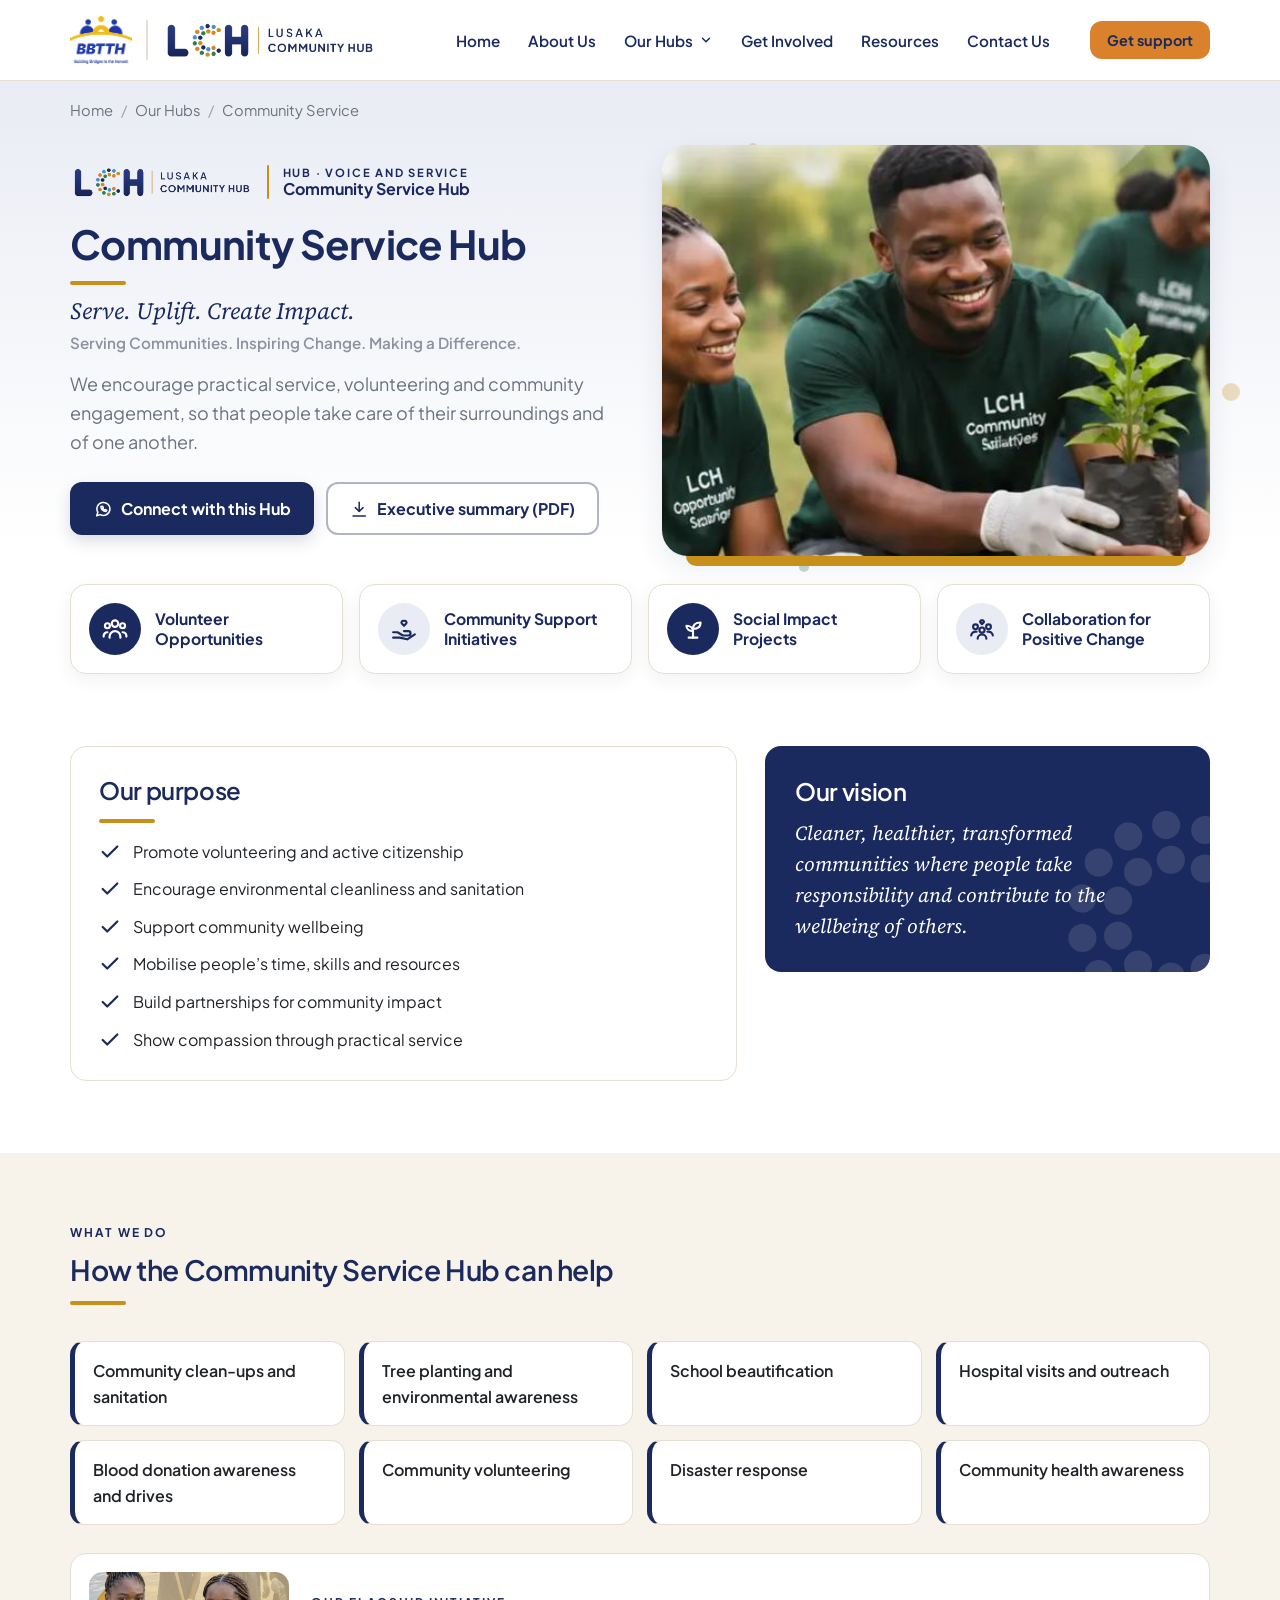
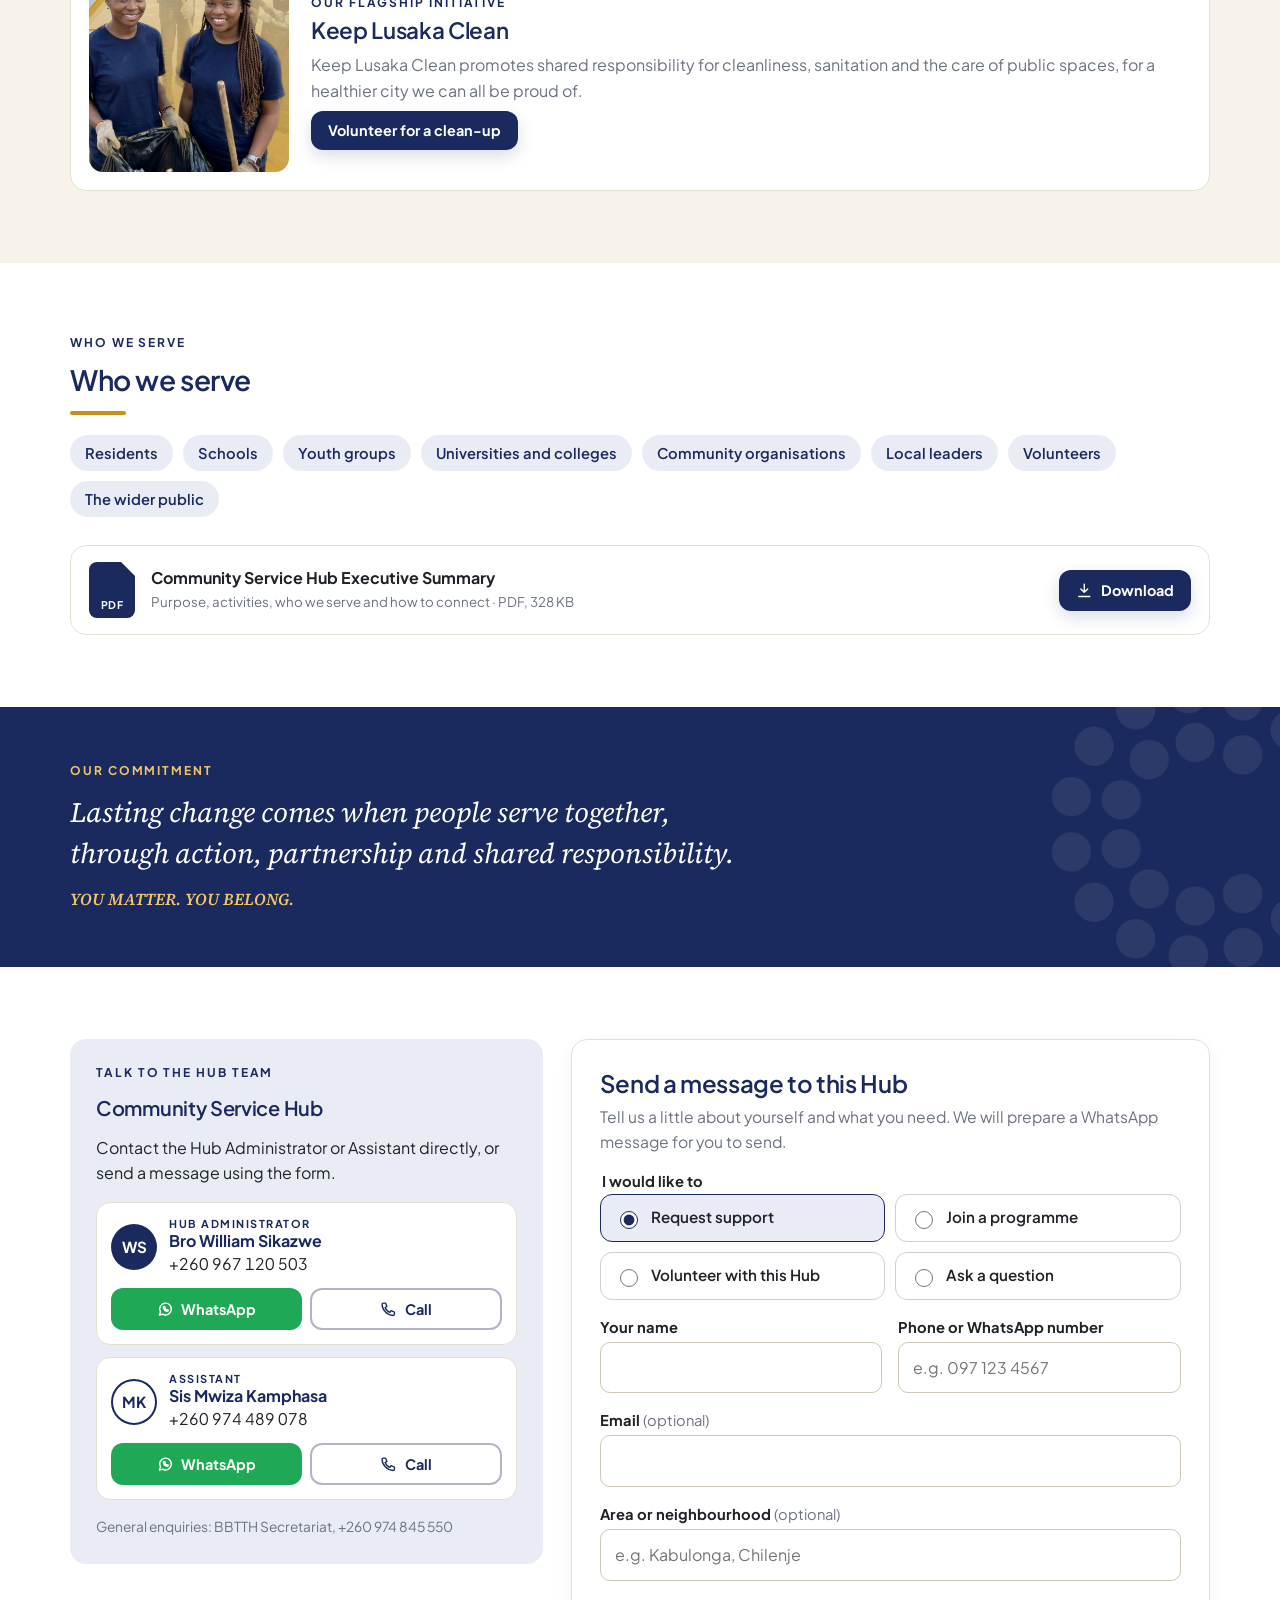
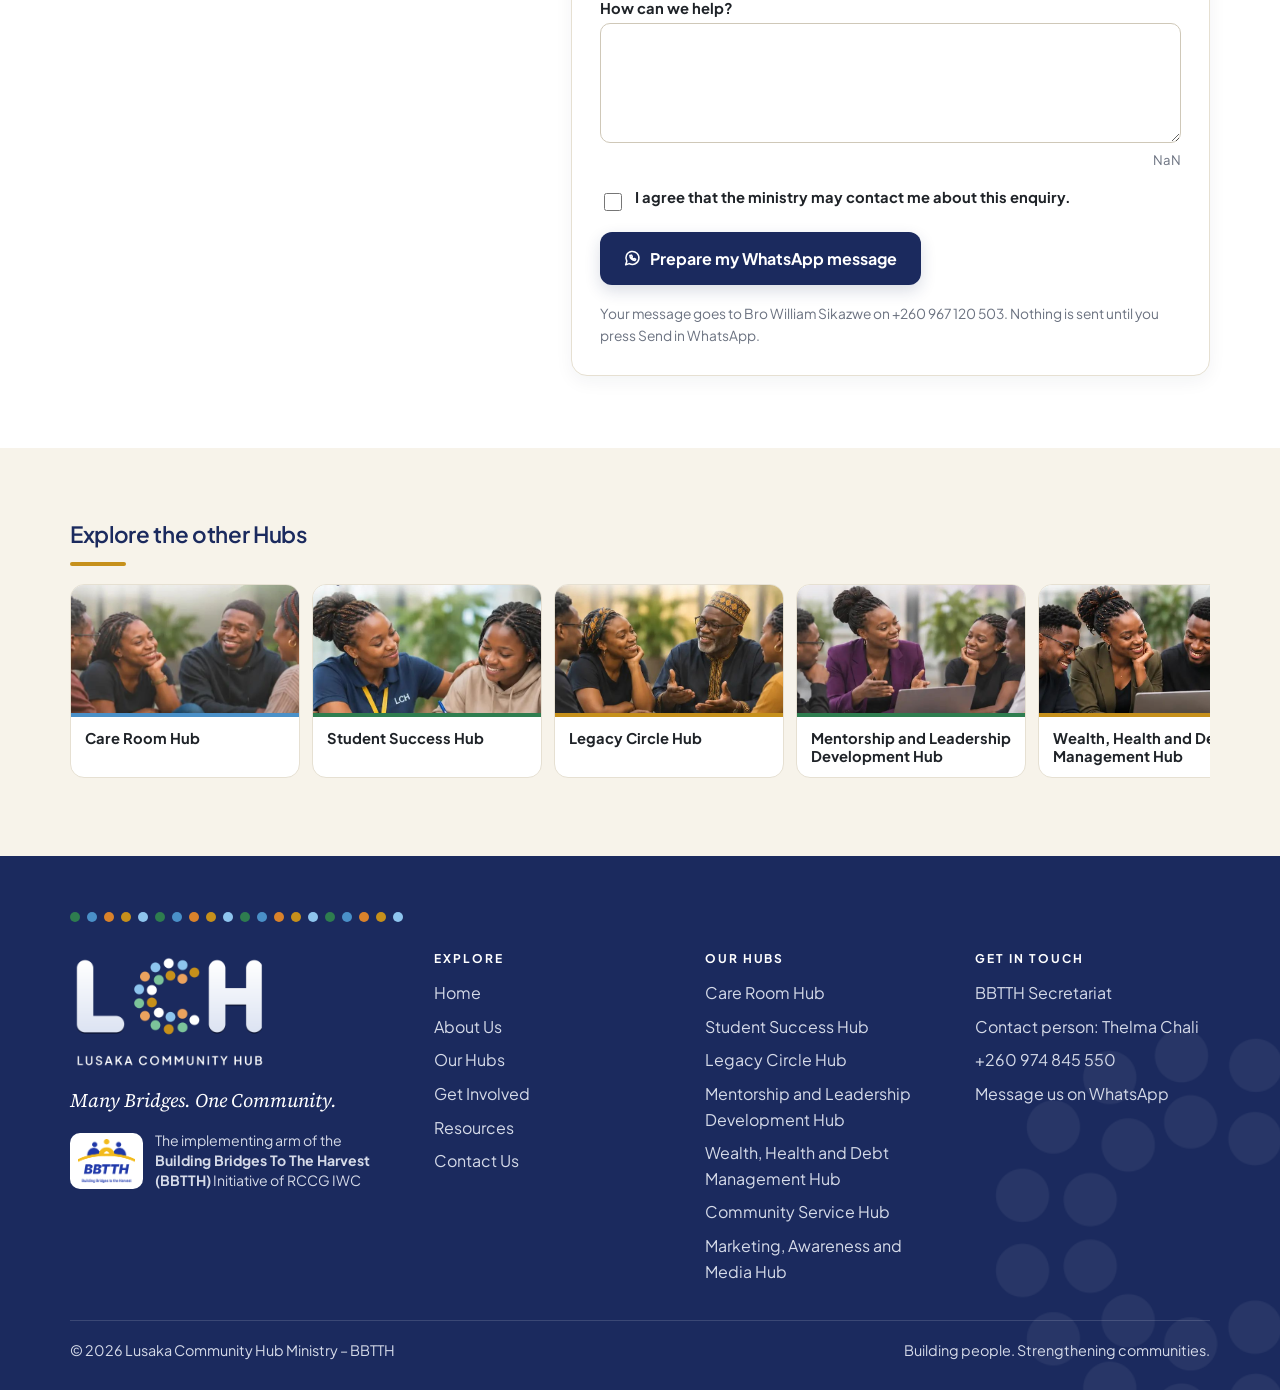
<file: hubs/community-service.html>
<!DOCTYPE html>
<html lang="en-GB">
<head>
<meta charset="utf-8">
<script>document.documentElement.classList.add("js")</script>
<meta name="viewport" content="width=device-width, initial-scale=1">
<title>Community Service Hub · Lusaka Community Hub Ministry</title>
<meta name="description" content="Community Service Hub: Serve. Uplift. Create Impact. Volunteering and outreach, including our flagship Keep Lusaka Clean initiative.">
<meta property="og:title" content="Community Service Hub · Lusaka Community Hub Ministry">
<meta property="og:description" content="Community Service Hub: Serve. Uplift. Create Impact. Volunteering and outreach, including our flagship Keep Lusaka Clean initiative.">
<meta property="og:type" content="website">

<meta name="theme-color" content="#1B2A5E">
<link rel="icon" type="image/png" sizes="32x32" href="../img/favicon-32.png">
<link rel="icon" type="image/png" sizes="48x48" href="../img/favicon-48.png">
<link rel="apple-touch-icon" href="../img/apple-touch-icon.png">
<link rel="preload" href="../assets/fonts/plus-jakarta-sans-latin-400-normal.woff2" as="font" type="font/woff2" crossorigin>
<link rel="preload" href="../assets/fonts/plus-jakarta-sans-latin-700-normal.woff2" as="font" type="font/woff2" crossorigin>
<link rel="stylesheet" href="../assets/site.css">
</head>
<body data-site="Lusaka Community Hub Ministry" style="--accent:#1B2A5E;--accent-tint:#E9ECF4;--accent-text:#1B2A5E;--btn:#1B2A5E;--btn-ink:#FFFFFF">
<a class="skip" href="#main">Skip to content</a>
<header class="site-header">
  <div class="wrap nav">
    <a class="brand" href="../index.html" aria-label="BBTTH Initiative and Lusaka Community Hub Ministry, home"><img class="logo-bbtth" src="../img/logo-bbtth.png" alt="BBTTH, Building Bridges To The Harvest" width="260" height="202"><span class="sep" aria-hidden="true"></span><img class="logo-lch" src="../img/lch-logo-horizontal.png" alt="LCH Lusaka Community Hub" width="709" height="132"><img class="logo-mono" src="../img/lch-monogram.png" alt="LCH Lusaka Community Hub" width="284" height="120"></a>
    <nav aria-label="Main"><ul class="nav-links"><li><a href="../index.html">Home</a></li><li><a href="../about.html">About Us</a></li><li><button class="navbtn is-active" id="hubsBtn" aria-expanded="false" aria-controls="mega">Our Hubs <svg viewBox="0 0 24 24" fill="none" stroke="currentColor" stroke-width="2.5" stroke-linecap="round" stroke-linejoin="round" aria-hidden="true"><path d="m6 9 6 6 6-6"/></svg></button><div class="mega" id="mega" role="menu"><a role="menuitem" href="../hubs/care-room.html"><span class="dot" style="background:#4A90C8"></span><span><b>Care Room Hub</b><small>A Safe Space to Be Heard, Supported and Empowered.</small></span></a><a role="menuitem" href="../hubs/student-success.html"><span class="dot" style="background:#2E7D4F"></span><span><b>Student Success Hub</b><small>Learn, Grow, Achieve.</small></span></a><a role="menuitem" href="../hubs/legacy-circle.html"><span class="dot" style="background:#C6901B"></span><span><b>Legacy Circle Hub</b><small>People. Purpose. Lasting Impact.</small></span></a><a role="menuitem" href="../hubs/mentorship-leadership.html"><span class="dot" style="background:#2E7D4F"></span><span><b>Mentorship and Leadership Development Hub</b><small>Guide. Equip. Empower.</small></span></a><a role="menuitem" href="../hubs/wealth-health-debt.html"><span class="dot" style="background:#C6901B"></span><span><b>Wealth, Health and Debt Management Hub</b><small>Manage. Improve. Grow.</small></span></a><a role="menuitem" href="../hubs/community-service.html"><span class="dot" style="background:#1B2A5E"></span><span><b>Community Service Hub</b><small>Serve. Uplift. Create Impact.</small></span></a><a role="menuitem" href="../hubs/marketing-media.html"><span class="dot" style="background:#1B2A5E"></span><span><b>Marketing, Awareness and Media Hub</b><small>Create. Communicate. Amplify.</small></span></a><a role="menuitem" class="all" href="../hubs.html">See all seven Hubs <svg viewBox="0 0 24 24" fill="none" stroke="currentColor" stroke-width="2.2" stroke-linecap="round" stroke-linejoin="round" aria-hidden="true"><path d="M5 12h14M13 6l6 6-6 6"/></svg></a></div></li><li><a href="../get-involved.html">Get Involved</a></li><li><a href="../resources.html">Resources</a></li><li><a href="../contact.html">Contact Us</a></li></ul></nav>
    <a class="btn btn-gold btn-sm nav-cta" href="../hubs/care-room.html">Get support</a>
    <button class="menu-toggle" id="menuToggle" aria-label="Open menu" aria-expanded="false" aria-controls="drawer"><svg viewBox="0 0 24 24" fill="none" stroke="currentColor" stroke-width="2" stroke-linecap="round" stroke-linejoin="round" aria-hidden="true"><path d="M4 7h16M4 12h16M4 17h16"/></svg></button>
  </div>
</header>
<div class="drawer" id="drawer" aria-hidden="true">
  <div class="drawer-backdrop" data-close></div>
  <nav class="drawer-panel" aria-label="Site menu">
    <div class="row"><a class="brand" href="../index.html" aria-label="BBTTH Initiative and Lusaka Community Hub Ministry, home"><img class="logo-bbtth" src="../img/logo-bbtth.png" alt="BBTTH, Building Bridges To The Harvest" width="260" height="202"><span class="sep" aria-hidden="true"></span><img class="logo-lch" src="../img/lch-logo-horizontal.png" alt="LCH Lusaka Community Hub" width="709" height="132"><img class="logo-mono" src="../img/lch-monogram.png" alt="LCH Lusaka Community Hub" width="284" height="120"></a><button class="icon-btn" data-close aria-label="Close menu"><svg viewBox="0 0 24 24" fill="none" stroke="currentColor" stroke-width="2" stroke-linecap="round" stroke-linejoin="round" aria-hidden="true"><path d="M6 6l12 12M18 6 6 18"/></svg></button></div>
    <a href="../index.html">Home</a><a href="../about.html">About Us</a><a href="../hubs.html" aria-current=page>Our Hubs</a><a href="../get-involved.html">Get Involved</a><a href="../resources.html">Resources</a><a href="../contact.html">Contact Us</a>
    <div class="group">Our Hubs</div>
    <a href="../hubs/care-room.html"><span class="dot" style="background:#4A90C8"></span>Care Room Hub</a><a href="../hubs/student-success.html"><span class="dot" style="background:#2E7D4F"></span>Student Success Hub</a><a href="../hubs/legacy-circle.html"><span class="dot" style="background:#C6901B"></span>Legacy Circle Hub</a><a href="../hubs/mentorship-leadership.html"><span class="dot" style="background:#2E7D4F"></span>Mentorship and Leadership Development Hub</a><a href="../hubs/wealth-health-debt.html"><span class="dot" style="background:#C6901B"></span>Wealth, Health and Debt Management Hub</a><a href="../hubs/community-service.html"><span class="dot" style="background:#1B2A5E"></span>Community Service Hub</a><a href="../hubs/marketing-media.html"><span class="dot" style="background:#1B2A5E"></span>Marketing, Awareness and Media Hub</a>
    <a class="btn btn-gold" style="justify-content:center;margin-top:14px" href="https://wa.me/260974845550" target="_blank" rel="noopener"><svg viewBox="0 0 24 24" fill="none" stroke="currentColor" stroke-width="2" stroke-linecap="round" stroke-linejoin="round" aria-hidden="true"><path d="M3.5 20.5 5 16a8.5 8.5 0 1 1 3.2 3.1Z"/><path d="M9 8.5c0 3.5 3 6.5 6.5 6.5l1-1.6-2-1-1 .8a4.5 4.5 0 0 1-2.2-2.2l.8-1-1-2Z"/></svg> WhatsApp the Secretariat</a>
  </nav>
</div>
<main id="main" tabindex="-1">

<section class="hub-hero" style="padding-top:0"><div class="float-dots" aria-hidden="true"><i style="left:62.4%;top:90.7%;width:10px;height:10px;background:var(--growth);animation-delay:-2.7s;animation-duration:10.4s"></i><i style="left:58.3%;top:77.4%;width:18px;height:18px;background:var(--sky);animation-delay:-2.9s;animation-duration:15.1s"></i><i style="left:73.1%;top:45.9%;width:14px;height:14px;background:var(--copper);animation-delay:-8.0s;animation-duration:17.2s"></i><i style="left:70.5%;top:48.7%;width:8px;height:8px;background:var(--gold);animation-delay:-9.8s;animation-duration:14.2s"></i><i style="left:73.8%;top:86.2%;width:8px;height:8px;background:#8EC5EE;animation-delay:-9.3s;animation-duration:10.8s"></i><i style="left:89.5%;top:40.0%;width:14px;height:14px;background:var(--growth);animation-delay:-1.5s;animation-duration:10.5s"></i><i style="left:62.8%;top:13.6%;width:18px;height:18px;background:var(--sky);animation-delay:-12.6s;animation-duration:14.7s"></i><i style="left:58.5%;top:11.7%;width:8px;height:8px;background:var(--copper);animation-delay:-6.8s;animation-duration:11.6s"></i><i style="left:95.5%;top:56.9%;width:18px;height:18px;background:var(--gold);animation-delay:-12.3s;animation-duration:12.3s"></i><i style="left:68.4%;top:83.3%;width:10px;height:10px;background:#8EC5EE;animation-delay:-2.2s;animation-duration:14.8s"></i><i style="left:76.5%;top:33.6%;width:12px;height:12px;background:var(--growth);animation-delay:-13.3s;animation-duration:16.7s"></i><i style="left:75.2%;top:23.4%;width:10px;height:10px;background:var(--sky);animation-delay:-5.0s;animation-duration:12.3s"></i></div>
  <div class="wrap">
    <nav class="crumbs" aria-label="Breadcrumb"><a href="../index.html">Home</a><span>/</span><a href="../hubs.html">Our Hubs</a><span>/</span><span aria-current="page" style="margin:0;opacity:1">Community Service</span></nav>
    <div class="hub-hero-grid">
      <div>
        <div class="lockup"><img src="../img/lch-logo-horizontal.png" alt="LCH Lusaka Community Hub" width="709" height="132"><span class="rule" aria-hidden="true"></span>
          <span><small>HUB · VOICE AND SERVICE</small><b>Community Service Hub</b></span></div>
        <h1 style="margin-top:22px">Community Service Hub</h1>
        <p class="slogan">Serve. Uplift. Create Impact.</p>
        <p class="tag">Serving Communities. Inspiring Change. Making a Difference.</p>
        <p class="lead">We encourage practical service, volunteering and community engagement, so that people take care of their surroundings and of one another.</p>
        <div class="btn-row">
          <a class="btn btn-primary" href="#connect"><svg viewBox="0 0 24 24" fill="none" stroke="currentColor" stroke-width="2" stroke-linecap="round" stroke-linejoin="round" aria-hidden="true"><path d="M3.5 20.5 5 16a8.5 8.5 0 1 1 3.2 3.1Z"/><path d="M9 8.5c0 3.5 3 6.5 6.5 6.5l1-1.6-2-1-1 .8a4.5 4.5 0 0 1-2.2-2.2l.8-1-1-2Z"/></svg> Connect with this Hub</a>
          <a class="btn btn-ghost" href="../downloads/lch-community-service-executive-summary.pdf" download><svg viewBox="0 0 24 24" fill="none" stroke="currentColor" stroke-width="2" stroke-linecap="round" stroke-linejoin="round" aria-hidden="true"><path d="M12 3v12M7 10l5 5 5-5M4 21h16"/></svg> Executive summary (PDF)</a>
        </div>
      </div>
      <div class="hub-photo"><div class="frame"><img src="../img/hub-community.jpg" alt="Members of the Community Service Hub in conversation" width="825" height="340"></div></div>
    </div>
  </div>
</section>
<div class="wrap"><div class="highlights stagger" style=""><div class="hl"><span class="ic"><svg viewBox="0 0 24 24" fill="none" stroke="currentColor" stroke-width="2" stroke-linecap="round" stroke-linejoin="round" aria-hidden="true"><circle cx="12" cy="7" r="3"/><circle cx="5" cy="9" r="2.3"/><circle cx="19" cy="9" r="2.3"/><path d="M7 20v-1a5 5 0 0 1 10 0v1M1.5 19v-.5A3.5 3.5 0 0 1 5 15M22.5 19v-.5A3.5 3.5 0 0 0 19 15"/></svg></span><b>Volunteer Opportunities</b></div><div class="hl"><span class="ic"><svg viewBox="0 0 24 24" fill="none" stroke="currentColor" stroke-width="2" stroke-linecap="round" stroke-linejoin="round" aria-hidden="true"><path d="M12 9 10 7a1.6 1.6 0 0 1 2-2.4A1.6 1.6 0 0 1 14 7Z"/><path d="M2 15h4l5 3h5a2 2 0 0 0 0-4h-4M2 20h6l7 1.5L22 17"/></svg></span><b>Community Support Initiatives</b></div><div class="hl"><span class="ic"><svg viewBox="0 0 24 24" fill="none" stroke="currentColor" stroke-width="2" stroke-linecap="round" stroke-linejoin="round" aria-hidden="true"><path d="M12 20v-8M12 12c0-4 3-6 7-6 0 4-3 6-7 6ZM12 14c0-3-2.5-5-6-5 0 3 2.5 5 6 5Z"/><path d="M8 20h8"/></svg></span><b>Social Impact Projects</b></div><div class="hl"><span class="ic"><svg viewBox="0 0 24 24" fill="none" stroke="currentColor" stroke-width="2" stroke-linecap="round" stroke-linejoin="round" aria-hidden="true"><circle cx="6" cy="10" r="2.2"/><circle cx="18" cy="10" r="2.2"/><circle cx="12" cy="13" r="2.4"/><path d="M8 21a4 4 0 0 1 8 0M2 18a4 4 0 0 1 5-3.5M22 18a4 4 0 0 0-5-3.5"/><path d="M12 7.5 10.5 6a1.1 1.1 0 0 1 1.5-1.6A1.1 1.1 0 0 1 13.5 6Z"/></svg></span><b>Collaboration for Positive Change</b></div></div></div>

<section>
  <div class="wrap two-col">
    <div class="panel"><h2>Our purpose</h2><ul class="checks"><li><svg viewBox="0 0 24 24" fill="none" stroke="currentColor" stroke-width="2.4" stroke-linecap="round" stroke-linejoin="round" aria-hidden="true"><path d="M20 6 9 17l-5-5"/></svg><span>Promote volunteering and active citizenship</span></li><li><svg viewBox="0 0 24 24" fill="none" stroke="currentColor" stroke-width="2.4" stroke-linecap="round" stroke-linejoin="round" aria-hidden="true"><path d="M20 6 9 17l-5-5"/></svg><span>Encourage environmental cleanliness and sanitation</span></li><li><svg viewBox="0 0 24 24" fill="none" stroke="currentColor" stroke-width="2.4" stroke-linecap="round" stroke-linejoin="round" aria-hidden="true"><path d="M20 6 9 17l-5-5"/></svg><span>Support community wellbeing</span></li><li><svg viewBox="0 0 24 24" fill="none" stroke="currentColor" stroke-width="2.4" stroke-linecap="round" stroke-linejoin="round" aria-hidden="true"><path d="M20 6 9 17l-5-5"/></svg><span>Mobilise people’s time, skills and resources</span></li><li><svg viewBox="0 0 24 24" fill="none" stroke="currentColor" stroke-width="2.4" stroke-linecap="round" stroke-linejoin="round" aria-hidden="true"><path d="M20 6 9 17l-5-5"/></svg><span>Build partnerships for community impact</span></li><li><svg viewBox="0 0 24 24" fill="none" stroke="currentColor" stroke-width="2.4" stroke-linecap="round" stroke-linejoin="round" aria-hidden="true"><path d="M20 6 9 17l-5-5"/></svg><span>Show compassion through practical service</span></li></ul></div>
    <div class="vision"><h2>Our vision</h2><p>Cleaner, healthier, transformed communities where people take responsibility and contribute to the wellbeing of others.</p></div>
  </div>
</section>
<section class="section-tint">
  <div class="wrap">
    <div class="section-head reveal"><span class="eyebrow">What we do</span><h2>How the Community Service Hub can help</h2></div>
    <ul class="offer-grid stagger"><li>Community clean-ups and sanitation</li><li>Tree planting and environmental awareness</li><li>School beautification</li><li>Hospital visits and outreach</li><li>Blood donation awareness and drives</li><li>Community volunteering</li><li>Disaster response</li><li>Community health awareness</li></ul>
    <div class="flagship">
  <img src="../img/launch-team.jpg" alt="Keep Lusaka Clean volunteers during a street clean-up" loading="lazy" width="830" height="755">
  <div class="copy"><span class="eyebrow">Our flagship initiative</span><h3 style="font-size:1.4rem">Keep Lusaka Clean</h3>
    <p>Keep Lusaka Clean promotes shared responsibility for cleanliness, sanitation and the care of public spaces, for a healthier city we can all be proud of.</p>
    <div><a class="btn btn-primary btn-sm" href="#connect">Volunteer for a clean-up</a></div></div>
</div>
  </div>
</section>
<section>
  <div class="wrap">
    <div class="section-head reveal" style="margin-bottom:20px"><span class="eyebrow">Who we serve</span><h2>Who we serve</h2></div>
    <ul class="chips"><li>Residents</li><li>Schools</li><li>Youth groups</li><li>Universities and colleges</li><li>Community organisations</li><li>Local leaders</li><li>Volunteers</li><li>The wider public</li></ul>
    
    <div style="margin-top:28px"><div class="dl" style="--accent:#1B2A5E">
  <span class="file" aria-hidden="true">PDF</span>
  <span class="meta"><b>Community Service Hub Executive Summary</b><small>Purpose, activities, who we serve and how to connect · PDF, 328 KB</small></span>
  <a class="btn btn-primary btn-sm" href="../downloads/lch-community-service-executive-summary.pdf" download><svg viewBox="0 0 24 24" fill="none" stroke="currentColor" stroke-width="2" stroke-linecap="round" stroke-linejoin="round" aria-hidden="true"><path d="M12 3v12M7 10l5 5 5-5M4 21h16"/></svg> Download</a>
</div></div>
  </div>
</section>
<section class="commit">
  <div class="wrap"><blockquote><span class="eyebrow">Our commitment</span><p>Lasting change comes when people serve together, through action, partnership and shared responsibility.</p><span class="belong">YOU MATTER. YOU BELONG.</span></blockquote></div>
</section>
<section id="connect" aria-label="Connect with this Hub">
  <div class="wrap connect"><div class="contact-card">
  <span class="eyebrow">Talk to the Hub team</span>
  <h3>Community Service Hub</h3>
  <p>Contact the Hub Administrator or Assistant directly, or send a message using the form.</p>
  <div class="team"><div class="person">
    <span class="av" aria-hidden="true">WS</span>
    <span><small>Hub Administrator</small><b>Bro William Sikazwe</b><span class="num">+260 967 120 503</span></span>
    <div class="acts"><a class="btn btn-wa btn-sm" href="https://wa.me/260967120503" target="_blank" rel="noopener"><svg viewBox="0 0 24 24" fill="none" stroke="currentColor" stroke-width="2" stroke-linecap="round" stroke-linejoin="round" aria-hidden="true"><path d="M3.5 20.5 5 16a8.5 8.5 0 1 1 3.2 3.1Z"/><path d="M9 8.5c0 3.5 3 6.5 6.5 6.5l1-1.6-2-1-1 .8a4.5 4.5 0 0 1-2.2-2.2l.8-1-1-2Z"/></svg> WhatsApp</a><a class="btn btn-ghost btn-sm" href="tel:+260967120503"><svg viewBox="0 0 24 24" fill="none" stroke="currentColor" stroke-width="2" stroke-linecap="round" stroke-linejoin="round" aria-hidden="true"><path d="M5 3h3l2 5-2.5 1.5a11 11 0 0 0 7 7L16 14l5 2v3a2 2 0 0 1-2 2A17 17 0 0 1 3 5a2 2 0 0 1 2-2Z"/></svg> Call</a></div>
  </div><div class="person alt">
    <span class="av" aria-hidden="true">MK</span>
    <span><small>Assistant</small><b>Sis Mwiza Kamphasa</b><span class="num">+260 974 489 078</span></span>
    <div class="acts"><a class="btn btn-wa btn-sm" href="https://wa.me/260974489078" target="_blank" rel="noopener"><svg viewBox="0 0 24 24" fill="none" stroke="currentColor" stroke-width="2" stroke-linecap="round" stroke-linejoin="round" aria-hidden="true"><path d="M3.5 20.5 5 16a8.5 8.5 0 1 1 3.2 3.1Z"/><path d="M9 8.5c0 3.5 3 6.5 6.5 6.5l1-1.6-2-1-1 .8a4.5 4.5 0 0 1-2.2-2.2l.8-1-1-2Z"/></svg> WhatsApp</a><a class="btn btn-ghost btn-sm" href="tel:+260974489078"><svg viewBox="0 0 24 24" fill="none" stroke="currentColor" stroke-width="2" stroke-linecap="round" stroke-linejoin="round" aria-hidden="true"><path d="M5 3h3l2 5-2.5 1.5a11 11 0 0 0 7 7L16 14l5 2v3a2 2 0 0 1-2 2A17 17 0 0 1 3 5a2 2 0 0 1 2-2Z"/></svg> Call</a></div>
  </div></div>
  <p class="hint">General enquiries: BBTTH Secretariat, +260 974 845 550</p>
</div><form class="card-form" id="f-community" novalidate data-wa data-to="+260967120503" data-to-label="Bro William Sikazwe">
  <div><h2 style="font-size:1.5rem">Send a message to this Hub</h2><p class="hint" style="margin-top:6px;font-size:.98rem">Tell us a little about yourself and what you need. We will prepare a WhatsApp message for you to send.</p></div>
  <div class="form-alert" role="alert" data-alert></div>
  <fieldset class="field" data-field="purpose" data-required>
  <legend>I would like to</legend>
  <div class="radio-cards"><label><input type="radio" name="purpose" id="f-community-purpose-0" value="Request support" data-key="support" data-label="I would like to" checked> <span>Request support</span></label><label><input type="radio" name="purpose" id="f-community-purpose-1" value="Join a programme" data-key="programme" data-label="I would like to"> <span>Join a programme</span></label><label><input type="radio" name="purpose" id="f-community-purpose-2" value="Volunteer with this Hub" data-key="volunteer" data-label="I would like to"> <span>Volunteer with this Hub</span></label><label><input type="radio" name="purpose" id="f-community-purpose-3" value="Ask a question" data-key="question" data-label="I would like to"> <span>Ask a question</span></label></div>
  <span class="err" data-err></span>
</fieldset><input type="hidden" name="hub" value="Community Service Hub" data-label="Hub"><div class="form-row"><div class="field" data-field="name">
  <label for="f-community-name">Your name</label>
  <input id="f-community-name" name="name" type="text" maxlength="80" data-label="Your name" data-kind="name" autocomplete="name" required>
  <span class="err" data-err></span>
</div><div class="field" data-field="phone">
  <label for="f-community-phone">Phone or WhatsApp number</label>
  <input id="f-community-phone" name="phone" type="tel" maxlength="20" data-label="Phone or WhatsApp number" data-kind="phone" inputmode="tel" autocomplete="tel" placeholder="e.g. 097 123 4567" required>
  <span class="err" data-err></span>
</div></div><div class="field" data-field="email">
  <label for="f-community-email">Email <span class="opt">(optional)</span></label>
  <input id="f-community-email" name="email" type="email" maxlength="120" data-label="Email" data-kind="email" inputmode="email" autocomplete="email">
  <span class="err" data-err></span>
</div><div class="field" data-field="area">
  <label for="f-community-area">Area or neighbourhood <span class="opt">(optional)</span></label>
  <input id="f-community-area" name="area" type="text" maxlength="80" data-label="Area or neighbourhood" placeholder="e.g. Kabulonga, Chilenje">
  <span class="err" data-err></span>
</div><div class="field" data-field="message" data-msg="Tell us a little more so we can help.">
  <label for="f-community-msg">How can we help?</label>
  <textarea id="f-community-msg" name="message" maxlength="600" minlength="10" required data-label="Message"></textarea>
  <span class="count" data-count>0 / 600</span>
  <span class="err" data-err></span>
</div>
  <div class="field" data-field="consent" data-msg="Tick the box so we can contact you.">
    <label class="consent"><input type="checkbox" name="consent" id="f-community-consent" required> <span>I agree that the ministry may contact me about this enquiry.</span></label>
    <span class="err" data-err></span>
  </div>
  <div class="btn-row"><button class="btn btn-primary" type="submit"><svg viewBox="0 0 24 24" fill="none" stroke="currentColor" stroke-width="2" stroke-linecap="round" stroke-linejoin="round" aria-hidden="true"><path d="M3.5 20.5 5 16a8.5 8.5 0 1 1 3.2 3.1Z"/><path d="M9 8.5c0 3.5 3 6.5 6.5 6.5l1-1.6-2-1-1 .8a4.5 4.5 0 0 1-2.2-2.2l.8-1-1-2Z"/></svg> Prepare my WhatsApp message</button></div>
  <p class="hint">Your message goes to Bro William Sikazwe on +260 967 120 503. Nothing is sent until you press Send in WhatsApp.</p>
</form>
<div class="success" id="f-community-ok" hidden tabindex="-1">
  <h3><svg viewBox="0 0 24 24" fill="none" stroke="currentColor" stroke-width="2.4" stroke-linecap="round" stroke-linejoin="round" aria-hidden="true"><path d="M20 6 9 17l-5-5"/></svg> Your message is ready</h3>
  <p class="meta">Press <b>Open WhatsApp</b> to open WhatsApp with your message filled in, then press Send. If WhatsApp doesn't open, copy the message and send it to <b>+260 967 120 503</b>.</p>
  
  <pre data-preview></pre>
  <div class="btn-row">
    <a class="btn btn-wa" data-wa target="_blank" rel="noopener"><svg viewBox="0 0 24 24" fill="none" stroke="currentColor" stroke-width="2" stroke-linecap="round" stroke-linejoin="round" aria-hidden="true"><path d="M3.5 20.5 5 16a8.5 8.5 0 1 1 3.2 3.1Z"/><path d="M9 8.5c0 3.5 3 6.5 6.5 6.5l1-1.6-2-1-1 .8a4.5 4.5 0 0 1-2.2-2.2l.8-1-1-2Z"/></svg> Open WhatsApp</a>
    
    <button class="btn btn-ghost" type="button" data-copy><svg viewBox="0 0 24 24" fill="none" stroke="currentColor" stroke-width="2" stroke-linecap="round" stroke-linejoin="round" aria-hidden="true"><rect x="9" y="9" width="12" height="12" rx="2"/><path d="M5 15V5a2 2 0 0 1 2-2h10"/></svg> Copy message</button>
    <button class="btn btn-ghost" type="button" data-edit>Edit message</button>
  </div>
</div></div>
</section>
<section class="section-tint" aria-labelledby="more-h">
  <div class="wrap">
    <div class="section-head reveal" style="margin-bottom:18px"><h2 id="more-h" style="font-size:1.4rem">Explore the other Hubs</h2></div>
    <div class="more-hubs"><a href="care-room.html" style="--c:#4A90C8"><img src="../img/hub-care.jpg" alt="" loading="lazy" width="825" height="340"><div>Care Room Hub</div></a><a href="student-success.html" style="--c:#2E7D4F"><img src="../img/hub-student.jpg" alt="" loading="lazy" width="825" height="340"><div>Student Success Hub</div></a><a href="legacy-circle.html" style="--c:#C6901B"><img src="../img/hub-legacy.jpg" alt="" loading="lazy" width="825" height="340"><div>Legacy Circle Hub</div></a><a href="mentorship-leadership.html" style="--c:#2E7D4F"><img src="../img/hub-mentorship.jpg" alt="" loading="lazy" width="825" height="340"><div>Mentorship and Leadership Development Hub</div></a><a href="wealth-health-debt.html" style="--c:#C6901B"><img src="../img/hub-wealth.jpg" alt="" loading="lazy" width="825" height="340"><div>Wealth, Health and Debt Management Hub</div></a><a href="marketing-media.html" style="--c:#1B2A5E"><img src="../img/hub-media.jpg" alt="" loading="lazy" width="825" height="340"><div>Marketing, Awareness and Media Hub</div></a></div>
  </div>
</section>
</main>
<footer class="on-dark">
  <div class="wrap">
    <div class="dot-row foot-dots" aria-hidden="true"><i></i><i></i><i></i><i></i><i></i><i></i><i></i><i></i><i></i><i></i><i></i><i></i><i></i><i></i><i></i><i></i><i></i><i></i><i></i><i></i></div>
    <div class="foot">
      <div class="foot-brand">
        <img class="lch" src="../img/lch-logo-reversed.png" alt="LCH Lusaka Community Hub" width="480" height="290">
        <p class="tagline">Many Bridges. One Community.</p>
        <div class="foot-bbtth">
          <span class="plate"><img src="../img/logo-bbtth.png" alt="BBTTH, Building Bridges To The Harvest" width="260" height="202"></span>
          <small>The implementing arm of the <b>Building Bridges To The Harvest (BBTTH)</b> Initiative of RCCG IWC</small>
        </div>
      </div>
      <div><h4>Explore</h4><ul><li><a href="../index.html">Home</a></li><li><a href="../about.html">About Us</a></li><li><a href="../hubs.html">Our Hubs</a></li><li><a href="../get-involved.html">Get Involved</a></li><li><a href="../resources.html">Resources</a></li><li><a href="../contact.html">Contact Us</a></li></ul></div>
      <div><h4>Our Hubs</h4><ul><li><a href="../hubs/care-room.html">Care Room Hub</a></li><li><a href="../hubs/student-success.html">Student Success Hub</a></li><li><a href="../hubs/legacy-circle.html">Legacy Circle Hub</a></li><li><a href="../hubs/mentorship-leadership.html">Mentorship and Leadership Development Hub</a></li><li><a href="../hubs/wealth-health-debt.html">Wealth, Health and Debt Management Hub</a></li><li><a href="../hubs/community-service.html">Community Service Hub</a></li><li><a href="../hubs/marketing-media.html">Marketing, Awareness and Media Hub</a></li></ul></div>
      <div><h4>Get in touch</h4><ul><li>BBTTH Secretariat</li><li>Contact person: Thelma Chali</li><li><a href="tel:+260974845550">+260 974 845 550</a></li><li><a href="https://wa.me/260974845550" target="_blank" rel="noopener">Message us on WhatsApp</a></li></ul></div>
    </div>
    <div class="foot-bottom">
      <span>© <span data-year>2026</span> Lusaka Community Hub Ministry – BBTTH</span>
      <span>Building people. Strengthening communities.</span>
    </div>
  </div>
</footer>
<script src="../assets/site.js" defer></script>
</body>
</html>
</file>
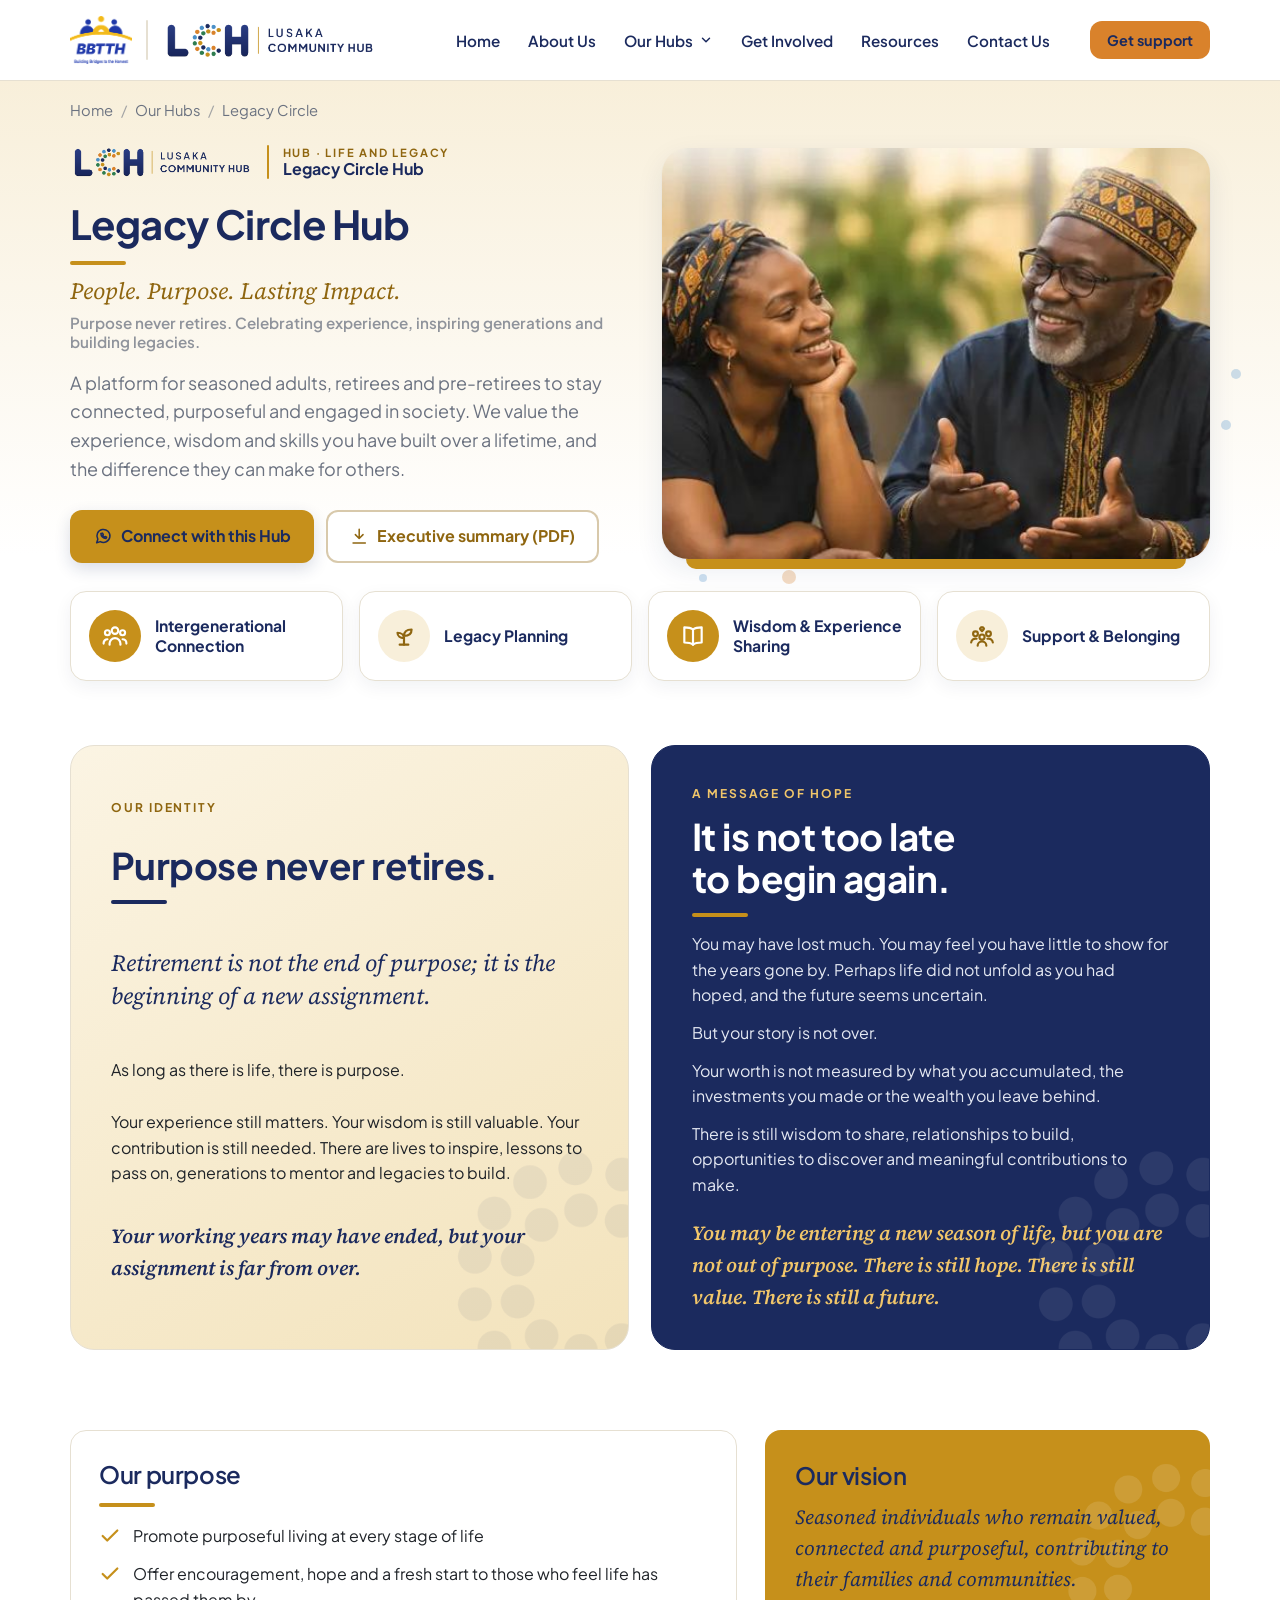
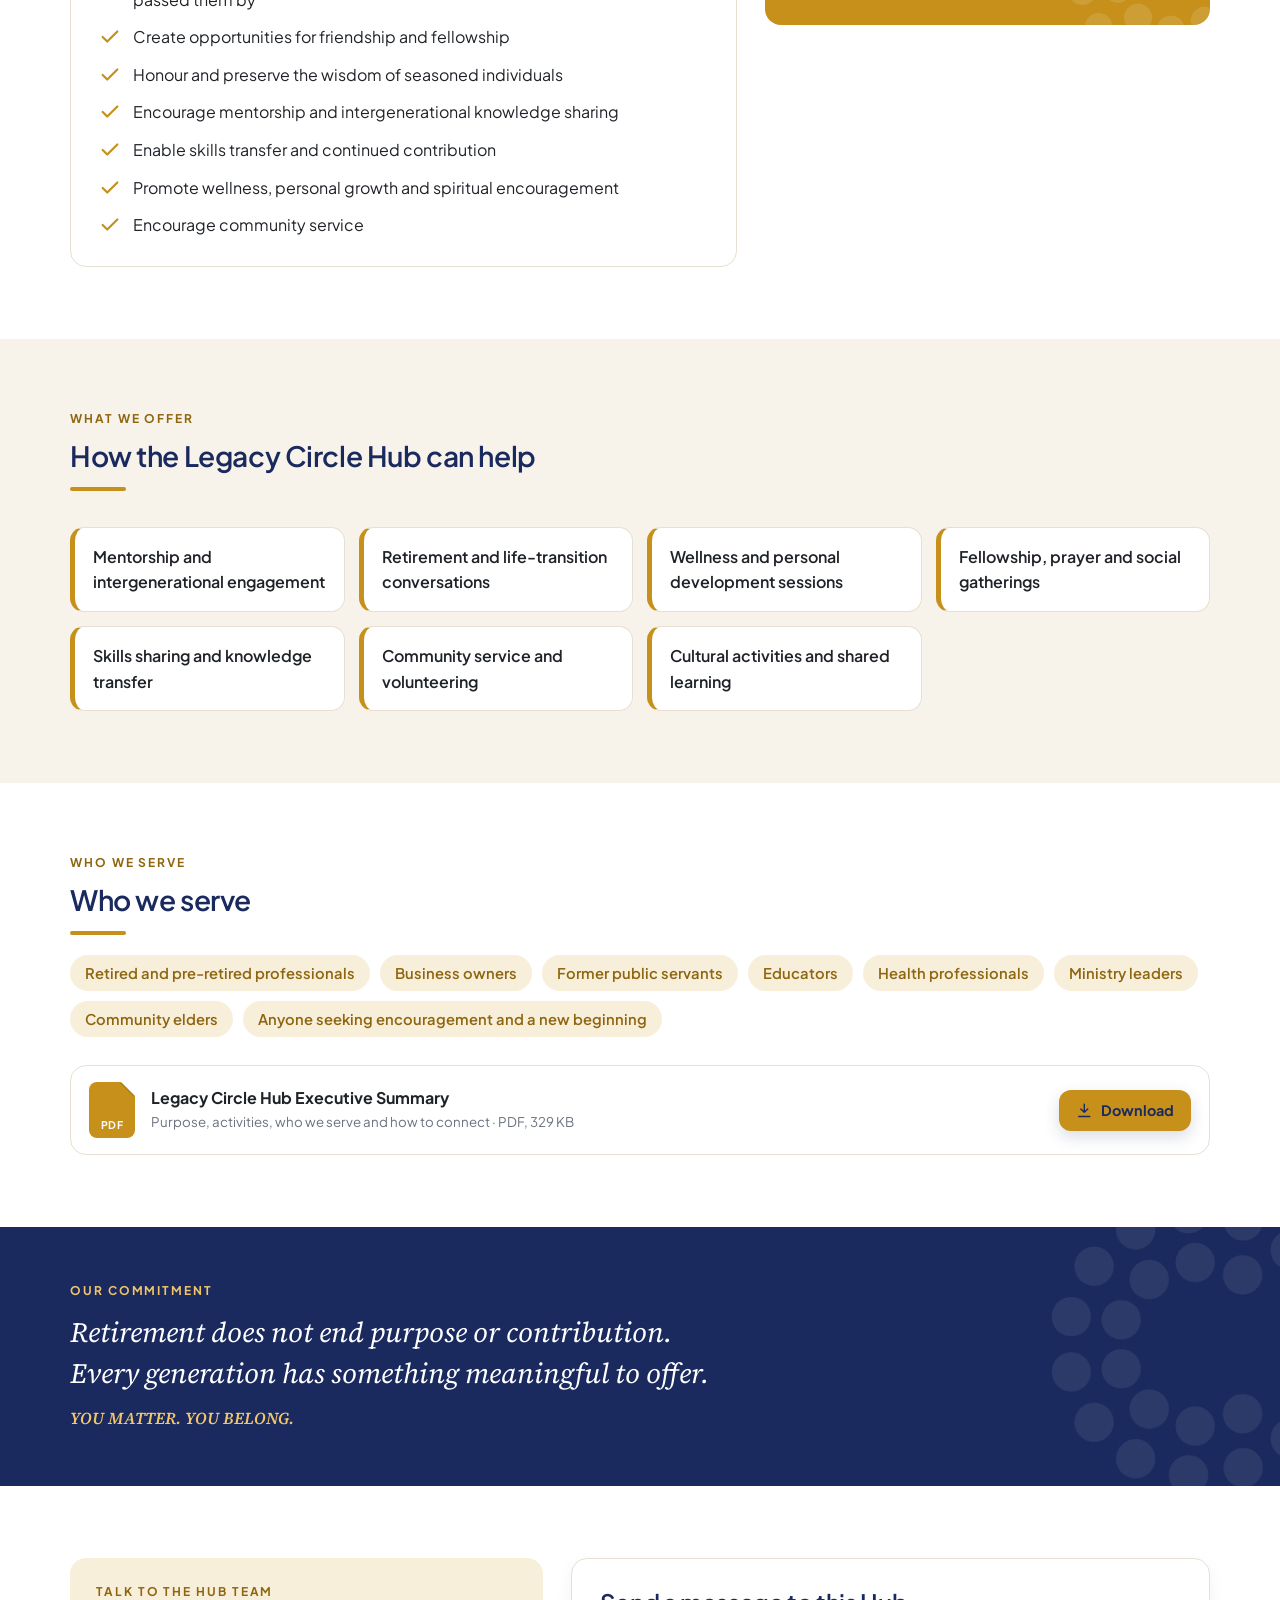
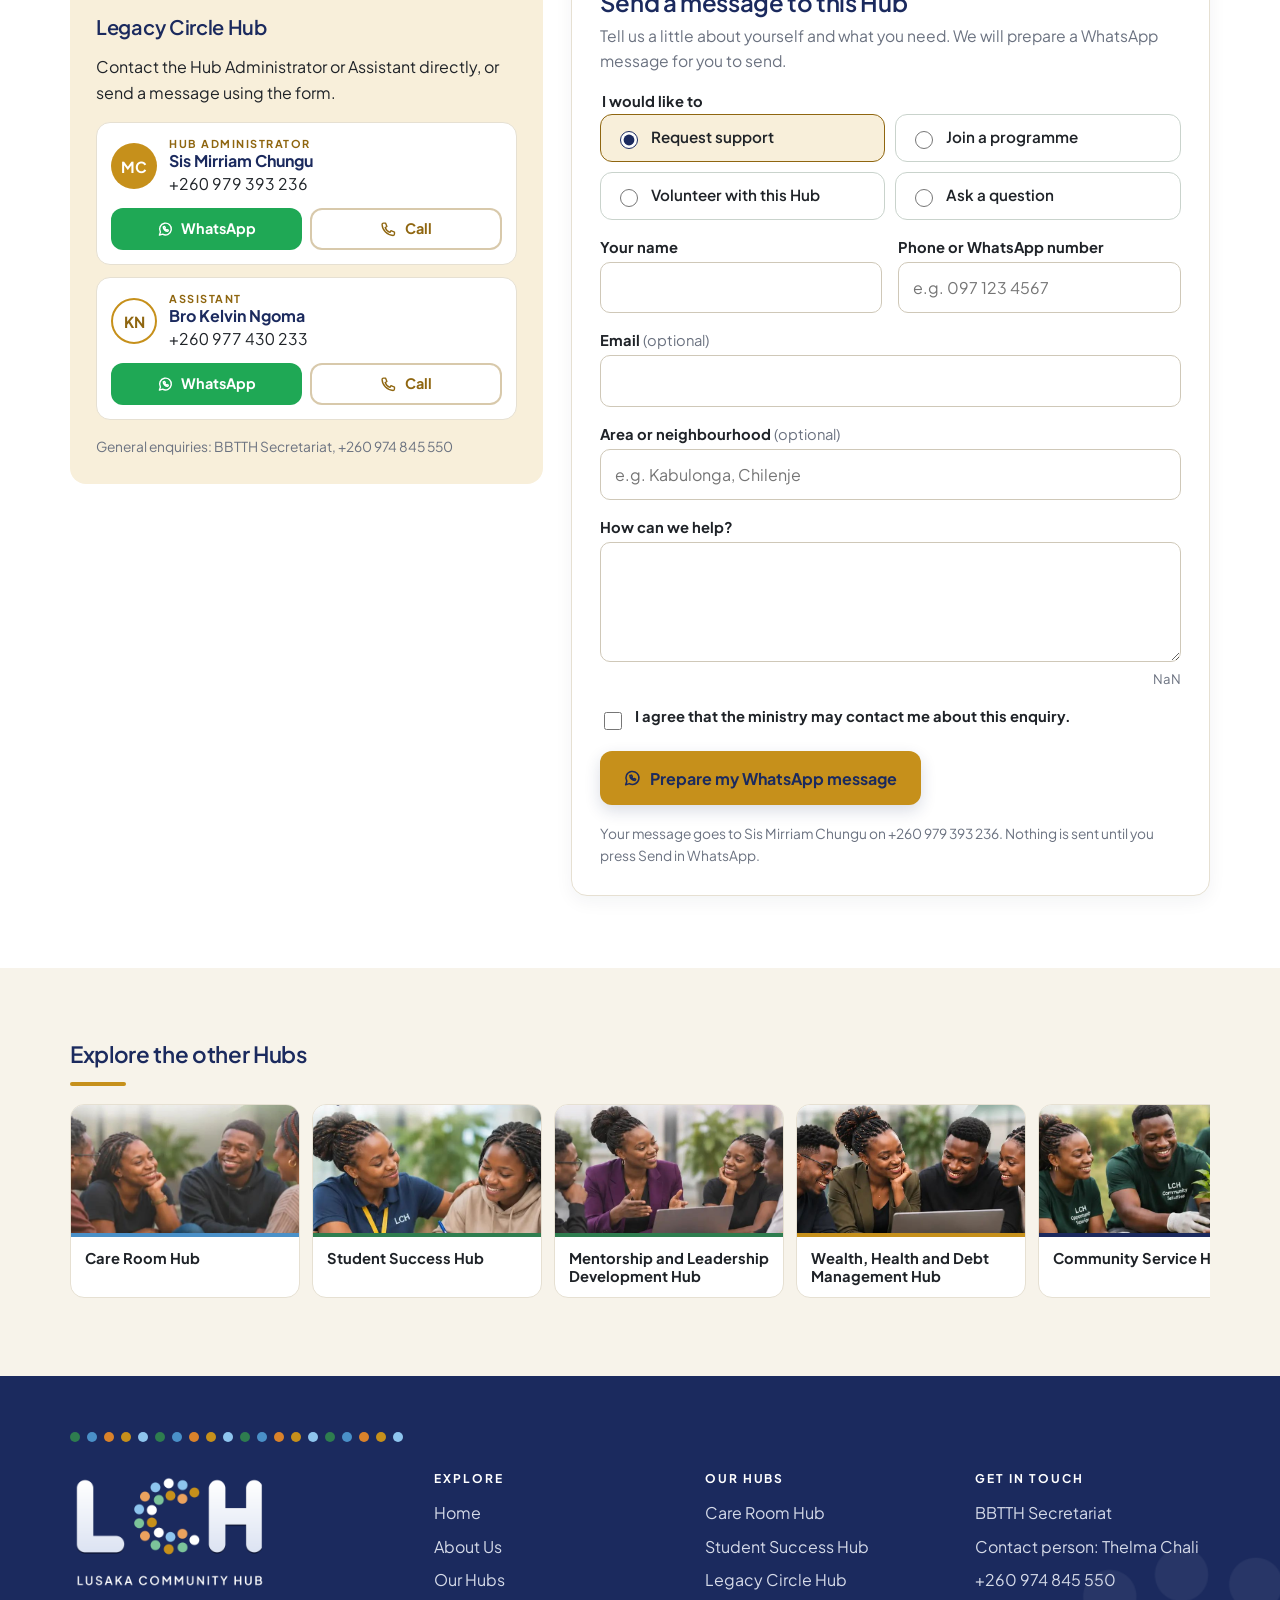
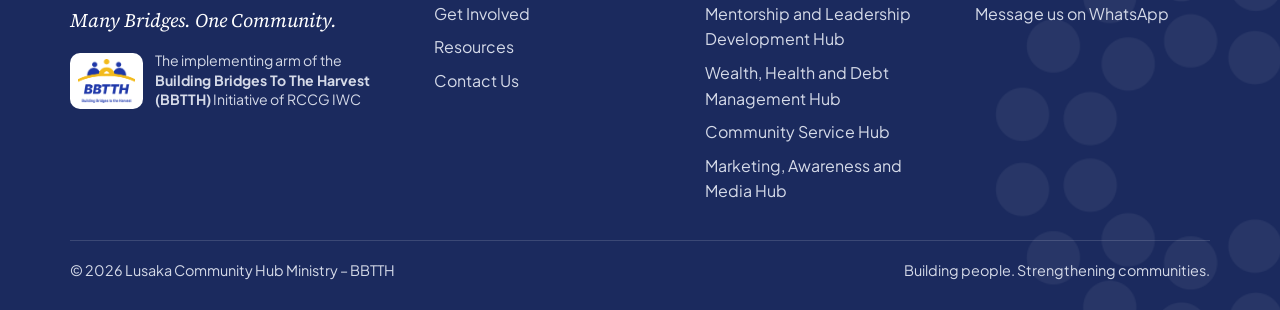
<file: hubs/legacy-circle.html>
<!DOCTYPE html>
<html lang="en-GB">
<head>
<meta charset="utf-8">
<script>document.documentElement.classList.add("js")</script>
<meta name="viewport" content="width=device-width, initial-scale=1">
<title>Legacy Circle Hub · Lusaka Community Hub Ministry</title>
<meta name="description" content="Legacy Circle Hub: People. Purpose. Lasting Impact. Purpose never retires. Fellowship, mentorship and a new beginning for retirees and seasoned adults.">
<meta property="og:title" content="Legacy Circle Hub · Lusaka Community Hub Ministry">
<meta property="og:description" content="Legacy Circle Hub: People. Purpose. Lasting Impact. Purpose never retires. Fellowship, mentorship and a new beginning for retirees and seasoned adults.">
<meta property="og:type" content="website">

<meta name="theme-color" content="#1B2A5E">
<link rel="icon" type="image/png" sizes="32x32" href="../img/favicon-32.png">
<link rel="icon" type="image/png" sizes="48x48" href="../img/favicon-48.png">
<link rel="apple-touch-icon" href="../img/apple-touch-icon.png">
<link rel="preload" href="../assets/fonts/plus-jakarta-sans-latin-400-normal.woff2" as="font" type="font/woff2" crossorigin>
<link rel="preload" href="../assets/fonts/plus-jakarta-sans-latin-700-normal.woff2" as="font" type="font/woff2" crossorigin>
<link rel="stylesheet" href="../assets/site.css">
</head>
<body data-site="Lusaka Community Hub Ministry" style="--accent:#C6901B;--accent-tint:#F8EFDA;--accent-text:#8F6610;--btn:#C6901B;--btn-ink:#1B2A5E">
<a class="skip" href="#main">Skip to content</a>
<header class="site-header">
  <div class="wrap nav">
    <a class="brand" href="../index.html" aria-label="BBTTH Initiative and Lusaka Community Hub Ministry, home"><img class="logo-bbtth" src="../img/logo-bbtth.png" alt="BBTTH, Building Bridges To The Harvest" width="260" height="202"><span class="sep" aria-hidden="true"></span><img class="logo-lch" src="../img/lch-logo-horizontal.png" alt="LCH Lusaka Community Hub" width="709" height="132"><img class="logo-mono" src="../img/lch-monogram.png" alt="LCH Lusaka Community Hub" width="284" height="120"></a>
    <nav aria-label="Main"><ul class="nav-links"><li><a href="../index.html">Home</a></li><li><a href="../about.html">About Us</a></li><li><button class="navbtn is-active" id="hubsBtn" aria-expanded="false" aria-controls="mega">Our Hubs <svg viewBox="0 0 24 24" fill="none" stroke="currentColor" stroke-width="2.5" stroke-linecap="round" stroke-linejoin="round" aria-hidden="true"><path d="m6 9 6 6 6-6"/></svg></button><div class="mega" id="mega" role="menu"><a role="menuitem" href="../hubs/care-room.html"><span class="dot" style="background:#4A90C8"></span><span><b>Care Room Hub</b><small>A Safe Space to Be Heard, Supported and Empowered.</small></span></a><a role="menuitem" href="../hubs/student-success.html"><span class="dot" style="background:#2E7D4F"></span><span><b>Student Success Hub</b><small>Learn, Grow, Achieve.</small></span></a><a role="menuitem" href="../hubs/legacy-circle.html"><span class="dot" style="background:#C6901B"></span><span><b>Legacy Circle Hub</b><small>People. Purpose. Lasting Impact.</small></span></a><a role="menuitem" href="../hubs/mentorship-leadership.html"><span class="dot" style="background:#2E7D4F"></span><span><b>Mentorship and Leadership Development Hub</b><small>Guide. Equip. Empower.</small></span></a><a role="menuitem" href="../hubs/wealth-health-debt.html"><span class="dot" style="background:#C6901B"></span><span><b>Wealth, Health and Debt Management Hub</b><small>Manage. Improve. Grow.</small></span></a><a role="menuitem" href="../hubs/community-service.html"><span class="dot" style="background:#1B2A5E"></span><span><b>Community Service Hub</b><small>Serve. Uplift. Create Impact.</small></span></a><a role="menuitem" href="../hubs/marketing-media.html"><span class="dot" style="background:#1B2A5E"></span><span><b>Marketing, Awareness and Media Hub</b><small>Create. Communicate. Amplify.</small></span></a><a role="menuitem" class="all" href="../hubs.html">See all seven Hubs <svg viewBox="0 0 24 24" fill="none" stroke="currentColor" stroke-width="2.2" stroke-linecap="round" stroke-linejoin="round" aria-hidden="true"><path d="M5 12h14M13 6l6 6-6 6"/></svg></a></div></li><li><a href="../get-involved.html">Get Involved</a></li><li><a href="../resources.html">Resources</a></li><li><a href="../contact.html">Contact Us</a></li></ul></nav>
    <a class="btn btn-gold btn-sm nav-cta" href="../hubs/care-room.html">Get support</a>
    <button class="menu-toggle" id="menuToggle" aria-label="Open menu" aria-expanded="false" aria-controls="drawer"><svg viewBox="0 0 24 24" fill="none" stroke="currentColor" stroke-width="2" stroke-linecap="round" stroke-linejoin="round" aria-hidden="true"><path d="M4 7h16M4 12h16M4 17h16"/></svg></button>
  </div>
</header>
<div class="drawer" id="drawer" aria-hidden="true">
  <div class="drawer-backdrop" data-close></div>
  <nav class="drawer-panel" aria-label="Site menu">
    <div class="row"><a class="brand" href="../index.html" aria-label="BBTTH Initiative and Lusaka Community Hub Ministry, home"><img class="logo-bbtth" src="../img/logo-bbtth.png" alt="BBTTH, Building Bridges To The Harvest" width="260" height="202"><span class="sep" aria-hidden="true"></span><img class="logo-lch" src="../img/lch-logo-horizontal.png" alt="LCH Lusaka Community Hub" width="709" height="132"><img class="logo-mono" src="../img/lch-monogram.png" alt="LCH Lusaka Community Hub" width="284" height="120"></a><button class="icon-btn" data-close aria-label="Close menu"><svg viewBox="0 0 24 24" fill="none" stroke="currentColor" stroke-width="2" stroke-linecap="round" stroke-linejoin="round" aria-hidden="true"><path d="M6 6l12 12M18 6 6 18"/></svg></button></div>
    <a href="../index.html">Home</a><a href="../about.html">About Us</a><a href="../hubs.html" aria-current=page>Our Hubs</a><a href="../get-involved.html">Get Involved</a><a href="../resources.html">Resources</a><a href="../contact.html">Contact Us</a>
    <div class="group">Our Hubs</div>
    <a href="../hubs/care-room.html"><span class="dot" style="background:#4A90C8"></span>Care Room Hub</a><a href="../hubs/student-success.html"><span class="dot" style="background:#2E7D4F"></span>Student Success Hub</a><a href="../hubs/legacy-circle.html"><span class="dot" style="background:#C6901B"></span>Legacy Circle Hub</a><a href="../hubs/mentorship-leadership.html"><span class="dot" style="background:#2E7D4F"></span>Mentorship and Leadership Development Hub</a><a href="../hubs/wealth-health-debt.html"><span class="dot" style="background:#C6901B"></span>Wealth, Health and Debt Management Hub</a><a href="../hubs/community-service.html"><span class="dot" style="background:#1B2A5E"></span>Community Service Hub</a><a href="../hubs/marketing-media.html"><span class="dot" style="background:#1B2A5E"></span>Marketing, Awareness and Media Hub</a>
    <a class="btn btn-gold" style="justify-content:center;margin-top:14px" href="https://wa.me/260974845550" target="_blank" rel="noopener"><svg viewBox="0 0 24 24" fill="none" stroke="currentColor" stroke-width="2" stroke-linecap="round" stroke-linejoin="round" aria-hidden="true"><path d="M3.5 20.5 5 16a8.5 8.5 0 1 1 3.2 3.1Z"/><path d="M9 8.5c0 3.5 3 6.5 6.5 6.5l1-1.6-2-1-1 .8a4.5 4.5 0 0 1-2.2-2.2l.8-1-1-2Z"/></svg> WhatsApp the Secretariat</a>
  </nav>
</div>
<main id="main" tabindex="-1">

<section class="hub-hero" style="padding-top:0"><div class="float-dots" aria-hidden="true"><i style="left:80.7%;top:71.3%;width:18px;height:18px;background:var(--growth);animation-delay:-0.4s;animation-duration:13.7s"></i><i style="left:95.4%;top:63.1%;width:10px;height:10px;background:var(--sky);animation-delay:-1.6s;animation-duration:13.8s"></i><i style="left:63.3%;top:53.9%;width:18px;height:18px;background:var(--copper);animation-delay:-3.5s;animation-duration:15.8s"></i><i style="left:70.8%;top:22.0%;width:14px;height:14px;background:var(--gold);animation-delay:-2.2s;animation-duration:16.4s"></i><i style="left:58.4%;top:60.3%;width:10px;height:10px;background:#8EC5EE;animation-delay:-1.9s;animation-duration:17.8s"></i><i style="left:52.2%;top:74.1%;width:10px;height:10px;background:var(--growth);animation-delay:-12.2s;animation-duration:12.3s"></i><i style="left:96.2%;top:53.5%;width:10px;height:10px;background:var(--sky);animation-delay:-2.5s;animation-duration:17.7s"></i><i style="left:61.1%;top:90.9%;width:14px;height:14px;background:var(--copper);animation-delay:-4.2s;animation-duration:12.9s"></i><i style="left:59.6%;top:18.8%;width:8px;height:8px;background:var(--gold);animation-delay:-4.6s;animation-duration:16.5s"></i><i style="left:79.0%;top:58.4%;width:12px;height:12px;background:#8EC5EE;animation-delay:-0.9s;animation-duration:12.8s"></i><i style="left:66.1%;top:67.3%;width:10px;height:10px;background:var(--growth);animation-delay:-6.7s;animation-duration:15.6s"></i><i style="left:54.6%;top:91.8%;width:8px;height:8px;background:var(--sky);animation-delay:-13.3s;animation-duration:12.9s"></i></div>
  <div class="wrap">
    <nav class="crumbs" aria-label="Breadcrumb"><a href="../index.html">Home</a><span>/</span><a href="../hubs.html">Our Hubs</a><span>/</span><span aria-current="page" style="margin:0;opacity:1">Legacy Circle</span></nav>
    <div class="hub-hero-grid">
      <div>
        <div class="lockup"><img src="../img/lch-logo-horizontal.png" alt="LCH Lusaka Community Hub" width="709" height="132"><span class="rule" aria-hidden="true"></span>
          <span><small>HUB · LIFE AND LEGACY</small><b>Legacy Circle Hub</b></span></div>
        <h1 style="margin-top:22px">Legacy Circle Hub</h1>
        <p class="slogan">People. Purpose. Lasting Impact.</p>
        <p class="tag">Purpose never retires. Celebrating experience, inspiring generations and building legacies.</p>
        <p class="lead">A platform for seasoned adults, retirees and pre-retirees to stay connected, purposeful and engaged in society. We value the experience, wisdom and skills you have built over a lifetime, and the difference they can make for others.</p>
        <div class="btn-row">
          <a class="btn btn-primary" href="#connect"><svg viewBox="0 0 24 24" fill="none" stroke="currentColor" stroke-width="2" stroke-linecap="round" stroke-linejoin="round" aria-hidden="true"><path d="M3.5 20.5 5 16a8.5 8.5 0 1 1 3.2 3.1Z"/><path d="M9 8.5c0 3.5 3 6.5 6.5 6.5l1-1.6-2-1-1 .8a4.5 4.5 0 0 1-2.2-2.2l.8-1-1-2Z"/></svg> Connect with this Hub</a>
          <a class="btn btn-ghost" href="../downloads/lch-legacy-circle-executive-summary.pdf" download><svg viewBox="0 0 24 24" fill="none" stroke="currentColor" stroke-width="2" stroke-linecap="round" stroke-linejoin="round" aria-hidden="true"><path d="M12 3v12M7 10l5 5 5-5M4 21h16"/></svg> Executive summary (PDF)</a>
        </div>
      </div>
      <div class="hub-photo"><div class="frame"><img src="../img/hub-legacy.jpg" alt="Members of the Legacy Circle Hub in conversation" width="825" height="340"></div></div>
    </div>
  </div>
</section>
<div class="wrap"><div class="highlights stagger" style=""><div class="hl"><span class="ic"><svg viewBox="0 0 24 24" fill="none" stroke="currentColor" stroke-width="2" stroke-linecap="round" stroke-linejoin="round" aria-hidden="true"><circle cx="12" cy="7" r="3"/><circle cx="5" cy="9" r="2.3"/><circle cx="19" cy="9" r="2.3"/><path d="M7 20v-1a5 5 0 0 1 10 0v1M1.5 19v-.5A3.5 3.5 0 0 1 5 15M22.5 19v-.5A3.5 3.5 0 0 0 19 15"/></svg></span><b>Intergenerational Connection</b></div><div class="hl"><span class="ic"><svg viewBox="0 0 24 24" fill="none" stroke="currentColor" stroke-width="2" stroke-linecap="round" stroke-linejoin="round" aria-hidden="true"><path d="M12 20v-8M12 12c0-4 3-6 7-6 0 4-3 6-7 6ZM12 14c0-3-2.5-5-6-5 0 3 2.5 5 6 5Z"/><path d="M8 20h8"/></svg></span><b>Legacy Planning</b></div><div class="hl"><span class="ic"><svg viewBox="0 0 24 24" fill="none" stroke="currentColor" stroke-width="2" stroke-linecap="round" stroke-linejoin="round" aria-hidden="true"><path d="M12 6c-2-1.5-5-2-8-2v14c3 0 6 .5 8 2 2-1.5 5-2 8-2V4c-3 0-6 .5-8 2Z"/><path d="M12 6v14"/></svg></span><b>Wisdom &amp; Experience Sharing</b></div><div class="hl"><span class="ic"><svg viewBox="0 0 24 24" fill="none" stroke="currentColor" stroke-width="2" stroke-linecap="round" stroke-linejoin="round" aria-hidden="true"><circle cx="6" cy="10" r="2.2"/><circle cx="18" cy="10" r="2.2"/><circle cx="12" cy="13" r="2.4"/><path d="M8 21a4 4 0 0 1 8 0M2 18a4 4 0 0 1 5-3.5M22 18a4 4 0 0 0-5-3.5"/><path d="M12 7.5 10.5 6a1.1 1.1 0 0 1 1.5-1.6A1.1 1.1 0 0 1 13.5 6Z"/></svg></span><b>Support &amp; Belonging</b></div></div></div>
<section class="story-sec" aria-label="Our message">
  <div class="wrap story-pair"><article class="story-card tone-gold reveal" style="--d:0.00s">
  <span class="eyebrow">Our identity</span>
  <h2>Purpose never retires.</h2><p class="story-lead">Retirement is not the end of purpose; it is the beginning of a new assignment.</p>
  <div class="story-body"><p>As long as there is life, there is purpose.</p><p>Your experience still matters. Your wisdom is still valuable. Your contribution is still needed. There are lives to inspire, lessons to pass on, generations to mentor and legacies to build.</p></div><p class="closing">Your working years may have ended, but your assignment is far from over.</p>
</article><article class="story-card tone-navy reveal" style="--d:0.12s">
  <span class="eyebrow">A message of hope</span>
  <h2>It is not too late to begin again.</h2>
  <div class="story-body"><p>You may have lost much. You may feel you have little to show for the years gone by. Perhaps life did not unfold as you had hoped, and the future seems uncertain.</p><p>But your story is not over.</p><p>Your worth is not measured by what you accumulated, the investments you made or the wealth you leave behind.</p><p>There is still wisdom to share, relationships to build, opportunities to discover and meaningful contributions to make.</p></div><p class="closing">You may be entering a new season of life, but you are not out of purpose. There is still hope. There is still value. There is still a future.</p>
</article></div>
</section>
<section>
  <div class="wrap two-col">
    <div class="panel"><h2>Our purpose</h2><ul class="checks"><li><svg viewBox="0 0 24 24" fill="none" stroke="currentColor" stroke-width="2.4" stroke-linecap="round" stroke-linejoin="round" aria-hidden="true"><path d="M20 6 9 17l-5-5"/></svg><span>Promote purposeful living at every stage of life</span></li><li><svg viewBox="0 0 24 24" fill="none" stroke="currentColor" stroke-width="2.4" stroke-linecap="round" stroke-linejoin="round" aria-hidden="true"><path d="M20 6 9 17l-5-5"/></svg><span>Offer encouragement, hope and a fresh start to those who feel life has passed them by</span></li><li><svg viewBox="0 0 24 24" fill="none" stroke="currentColor" stroke-width="2.4" stroke-linecap="round" stroke-linejoin="round" aria-hidden="true"><path d="M20 6 9 17l-5-5"/></svg><span>Create opportunities for friendship and fellowship</span></li><li><svg viewBox="0 0 24 24" fill="none" stroke="currentColor" stroke-width="2.4" stroke-linecap="round" stroke-linejoin="round" aria-hidden="true"><path d="M20 6 9 17l-5-5"/></svg><span>Honour and preserve the wisdom of seasoned individuals</span></li><li><svg viewBox="0 0 24 24" fill="none" stroke="currentColor" stroke-width="2.4" stroke-linecap="round" stroke-linejoin="round" aria-hidden="true"><path d="M20 6 9 17l-5-5"/></svg><span>Encourage mentorship and intergenerational knowledge sharing</span></li><li><svg viewBox="0 0 24 24" fill="none" stroke="currentColor" stroke-width="2.4" stroke-linecap="round" stroke-linejoin="round" aria-hidden="true"><path d="M20 6 9 17l-5-5"/></svg><span>Enable skills transfer and continued contribution</span></li><li><svg viewBox="0 0 24 24" fill="none" stroke="currentColor" stroke-width="2.4" stroke-linecap="round" stroke-linejoin="round" aria-hidden="true"><path d="M20 6 9 17l-5-5"/></svg><span>Promote wellness, personal growth and spiritual encouragement</span></li><li><svg viewBox="0 0 24 24" fill="none" stroke="currentColor" stroke-width="2.4" stroke-linecap="round" stroke-linejoin="round" aria-hidden="true"><path d="M20 6 9 17l-5-5"/></svg><span>Encourage community service</span></li></ul></div>
    <div class="vision"><h2>Our vision</h2><p>Seasoned individuals who remain valued, connected and purposeful, contributing to their families and communities.</p></div>
  </div>
</section>
<section class="section-tint">
  <div class="wrap">
    <div class="section-head reveal"><span class="eyebrow">What we offer</span><h2>How the Legacy Circle Hub can help</h2></div>
    <ul class="offer-grid stagger"><li>Mentorship and intergenerational engagement</li><li>Retirement and life-transition conversations</li><li>Wellness and personal development sessions</li><li>Fellowship, prayer and social gatherings</li><li>Skills sharing and knowledge transfer</li><li>Community service and volunteering</li><li>Cultural activities and shared learning</li></ul>
    
  </div>
</section>
<section>
  <div class="wrap">
    <div class="section-head reveal" style="margin-bottom:20px"><span class="eyebrow">Who we serve</span><h2>Who we serve</h2></div>
    <ul class="chips"><li>Retired and pre-retired professionals</li><li>Business owners</li><li>Former public servants</li><li>Educators</li><li>Health professionals</li><li>Ministry leaders</li><li>Community elders</li><li>Anyone seeking encouragement and a new beginning</li></ul>
    
    <div style="margin-top:28px"><div class="dl" style="--accent:#C6901B">
  <span class="file" aria-hidden="true">PDF</span>
  <span class="meta"><b>Legacy Circle Hub Executive Summary</b><small>Purpose, activities, who we serve and how to connect · PDF, 329 KB</small></span>
  <a class="btn btn-primary btn-sm" href="../downloads/lch-legacy-circle-executive-summary.pdf" download><svg viewBox="0 0 24 24" fill="none" stroke="currentColor" stroke-width="2" stroke-linecap="round" stroke-linejoin="round" aria-hidden="true"><path d="M12 3v12M7 10l5 5 5-5M4 21h16"/></svg> Download</a>
</div></div>
  </div>
</section>
<section class="commit">
  <div class="wrap"><blockquote><span class="eyebrow">Our commitment</span><p>Retirement does not end purpose or contribution. Every generation has something meaningful to offer.</p><span class="belong">YOU MATTER. YOU BELONG.</span></blockquote></div>
</section>
<section id="connect" aria-label="Connect with this Hub">
  <div class="wrap connect"><div class="contact-card">
  <span class="eyebrow">Talk to the Hub team</span>
  <h3>Legacy Circle Hub</h3>
  <p>Contact the Hub Administrator or Assistant directly, or send a message using the form.</p>
  <div class="team"><div class="person">
    <span class="av" aria-hidden="true">MC</span>
    <span><small>Hub Administrator</small><b>Sis Mirriam Chungu</b><span class="num">+260 979 393 236</span></span>
    <div class="acts"><a class="btn btn-wa btn-sm" href="https://wa.me/260979393236" target="_blank" rel="noopener"><svg viewBox="0 0 24 24" fill="none" stroke="currentColor" stroke-width="2" stroke-linecap="round" stroke-linejoin="round" aria-hidden="true"><path d="M3.5 20.5 5 16a8.5 8.5 0 1 1 3.2 3.1Z"/><path d="M9 8.5c0 3.5 3 6.5 6.5 6.5l1-1.6-2-1-1 .8a4.5 4.5 0 0 1-2.2-2.2l.8-1-1-2Z"/></svg> WhatsApp</a><a class="btn btn-ghost btn-sm" href="tel:+260979393236"><svg viewBox="0 0 24 24" fill="none" stroke="currentColor" stroke-width="2" stroke-linecap="round" stroke-linejoin="round" aria-hidden="true"><path d="M5 3h3l2 5-2.5 1.5a11 11 0 0 0 7 7L16 14l5 2v3a2 2 0 0 1-2 2A17 17 0 0 1 3 5a2 2 0 0 1 2-2Z"/></svg> Call</a></div>
  </div><div class="person alt">
    <span class="av" aria-hidden="true">KN</span>
    <span><small>Assistant</small><b>Bro Kelvin Ngoma</b><span class="num">+260 977 430 233</span></span>
    <div class="acts"><a class="btn btn-wa btn-sm" href="https://wa.me/260977430233" target="_blank" rel="noopener"><svg viewBox="0 0 24 24" fill="none" stroke="currentColor" stroke-width="2" stroke-linecap="round" stroke-linejoin="round" aria-hidden="true"><path d="M3.5 20.5 5 16a8.5 8.5 0 1 1 3.2 3.1Z"/><path d="M9 8.5c0 3.5 3 6.5 6.5 6.5l1-1.6-2-1-1 .8a4.5 4.5 0 0 1-2.2-2.2l.8-1-1-2Z"/></svg> WhatsApp</a><a class="btn btn-ghost btn-sm" href="tel:+260977430233"><svg viewBox="0 0 24 24" fill="none" stroke="currentColor" stroke-width="2" stroke-linecap="round" stroke-linejoin="round" aria-hidden="true"><path d="M5 3h3l2 5-2.5 1.5a11 11 0 0 0 7 7L16 14l5 2v3a2 2 0 0 1-2 2A17 17 0 0 1 3 5a2 2 0 0 1 2-2Z"/></svg> Call</a></div>
  </div></div>
  <p class="hint">General enquiries: BBTTH Secretariat, +260 974 845 550</p>
</div><form class="card-form" id="f-legacy" novalidate data-wa data-to="+260979393236" data-to-label="Sis Mirriam Chungu">
  <div><h2 style="font-size:1.5rem">Send a message to this Hub</h2><p class="hint" style="margin-top:6px;font-size:.98rem">Tell us a little about yourself and what you need. We will prepare a WhatsApp message for you to send.</p></div>
  <div class="form-alert" role="alert" data-alert></div>
  <fieldset class="field" data-field="purpose" data-required>
  <legend>I would like to</legend>
  <div class="radio-cards"><label><input type="radio" name="purpose" id="f-legacy-purpose-0" value="Request support" data-key="support" data-label="I would like to" checked> <span>Request support</span></label><label><input type="radio" name="purpose" id="f-legacy-purpose-1" value="Join a programme" data-key="programme" data-label="I would like to"> <span>Join a programme</span></label><label><input type="radio" name="purpose" id="f-legacy-purpose-2" value="Volunteer with this Hub" data-key="volunteer" data-label="I would like to"> <span>Volunteer with this Hub</span></label><label><input type="radio" name="purpose" id="f-legacy-purpose-3" value="Ask a question" data-key="question" data-label="I would like to"> <span>Ask a question</span></label></div>
  <span class="err" data-err></span>
</fieldset><input type="hidden" name="hub" value="Legacy Circle Hub" data-label="Hub"><div class="form-row"><div class="field" data-field="name">
  <label for="f-legacy-name">Your name</label>
  <input id="f-legacy-name" name="name" type="text" maxlength="80" data-label="Your name" data-kind="name" autocomplete="name" required>
  <span class="err" data-err></span>
</div><div class="field" data-field="phone">
  <label for="f-legacy-phone">Phone or WhatsApp number</label>
  <input id="f-legacy-phone" name="phone" type="tel" maxlength="20" data-label="Phone or WhatsApp number" data-kind="phone" inputmode="tel" autocomplete="tel" placeholder="e.g. 097 123 4567" required>
  <span class="err" data-err></span>
</div></div><div class="field" data-field="email">
  <label for="f-legacy-email">Email <span class="opt">(optional)</span></label>
  <input id="f-legacy-email" name="email" type="email" maxlength="120" data-label="Email" data-kind="email" inputmode="email" autocomplete="email">
  <span class="err" data-err></span>
</div><div class="field" data-field="area">
  <label for="f-legacy-area">Area or neighbourhood <span class="opt">(optional)</span></label>
  <input id="f-legacy-area" name="area" type="text" maxlength="80" data-label="Area or neighbourhood" placeholder="e.g. Kabulonga, Chilenje">
  <span class="err" data-err></span>
</div><div class="field" data-field="message" data-msg="Tell us a little more so we can help.">
  <label for="f-legacy-msg">How can we help?</label>
  <textarea id="f-legacy-msg" name="message" maxlength="600" minlength="10" required data-label="Message"></textarea>
  <span class="count" data-count>0 / 600</span>
  <span class="err" data-err></span>
</div>
  <div class="field" data-field="consent" data-msg="Tick the box so we can contact you.">
    <label class="consent"><input type="checkbox" name="consent" id="f-legacy-consent" required> <span>I agree that the ministry may contact me about this enquiry.</span></label>
    <span class="err" data-err></span>
  </div>
  <div class="btn-row"><button class="btn btn-primary" type="submit"><svg viewBox="0 0 24 24" fill="none" stroke="currentColor" stroke-width="2" stroke-linecap="round" stroke-linejoin="round" aria-hidden="true"><path d="M3.5 20.5 5 16a8.5 8.5 0 1 1 3.2 3.1Z"/><path d="M9 8.5c0 3.5 3 6.5 6.5 6.5l1-1.6-2-1-1 .8a4.5 4.5 0 0 1-2.2-2.2l.8-1-1-2Z"/></svg> Prepare my WhatsApp message</button></div>
  <p class="hint">Your message goes to Sis Mirriam Chungu on +260 979 393 236. Nothing is sent until you press Send in WhatsApp.</p>
</form>
<div class="success" id="f-legacy-ok" hidden tabindex="-1">
  <h3><svg viewBox="0 0 24 24" fill="none" stroke="currentColor" stroke-width="2.4" stroke-linecap="round" stroke-linejoin="round" aria-hidden="true"><path d="M20 6 9 17l-5-5"/></svg> Your message is ready</h3>
  <p class="meta">Press <b>Open WhatsApp</b> to open WhatsApp with your message filled in, then press Send. If WhatsApp doesn't open, copy the message and send it to <b>+260 979 393 236</b>.</p>
  
  <pre data-preview></pre>
  <div class="btn-row">
    <a class="btn btn-wa" data-wa target="_blank" rel="noopener"><svg viewBox="0 0 24 24" fill="none" stroke="currentColor" stroke-width="2" stroke-linecap="round" stroke-linejoin="round" aria-hidden="true"><path d="M3.5 20.5 5 16a8.5 8.5 0 1 1 3.2 3.1Z"/><path d="M9 8.5c0 3.5 3 6.5 6.5 6.5l1-1.6-2-1-1 .8a4.5 4.5 0 0 1-2.2-2.2l.8-1-1-2Z"/></svg> Open WhatsApp</a>
    
    <button class="btn btn-ghost" type="button" data-copy><svg viewBox="0 0 24 24" fill="none" stroke="currentColor" stroke-width="2" stroke-linecap="round" stroke-linejoin="round" aria-hidden="true"><rect x="9" y="9" width="12" height="12" rx="2"/><path d="M5 15V5a2 2 0 0 1 2-2h10"/></svg> Copy message</button>
    <button class="btn btn-ghost" type="button" data-edit>Edit message</button>
  </div>
</div></div>
</section>
<section class="section-tint" aria-labelledby="more-h">
  <div class="wrap">
    <div class="section-head reveal" style="margin-bottom:18px"><h2 id="more-h" style="font-size:1.4rem">Explore the other Hubs</h2></div>
    <div class="more-hubs"><a href="care-room.html" style="--c:#4A90C8"><img src="../img/hub-care.jpg" alt="" loading="lazy" width="825" height="340"><div>Care Room Hub</div></a><a href="student-success.html" style="--c:#2E7D4F"><img src="../img/hub-student.jpg" alt="" loading="lazy" width="825" height="340"><div>Student Success Hub</div></a><a href="mentorship-leadership.html" style="--c:#2E7D4F"><img src="../img/hub-mentorship.jpg" alt="" loading="lazy" width="825" height="340"><div>Mentorship and Leadership Development Hub</div></a><a href="wealth-health-debt.html" style="--c:#C6901B"><img src="../img/hub-wealth.jpg" alt="" loading="lazy" width="825" height="340"><div>Wealth, Health and Debt Management Hub</div></a><a href="community-service.html" style="--c:#1B2A5E"><img src="../img/hub-community.jpg" alt="" loading="lazy" width="825" height="340"><div>Community Service Hub</div></a><a href="marketing-media.html" style="--c:#1B2A5E"><img src="../img/hub-media.jpg" alt="" loading="lazy" width="825" height="340"><div>Marketing, Awareness and Media Hub</div></a></div>
  </div>
</section>
</main>
<footer class="on-dark">
  <div class="wrap">
    <div class="dot-row foot-dots" aria-hidden="true"><i></i><i></i><i></i><i></i><i></i><i></i><i></i><i></i><i></i><i></i><i></i><i></i><i></i><i></i><i></i><i></i><i></i><i></i><i></i><i></i></div>
    <div class="foot">
      <div class="foot-brand">
        <img class="lch" src="../img/lch-logo-reversed.png" alt="LCH Lusaka Community Hub" width="480" height="290">
        <p class="tagline">Many Bridges. One Community.</p>
        <div class="foot-bbtth">
          <span class="plate"><img src="../img/logo-bbtth.png" alt="BBTTH, Building Bridges To The Harvest" width="260" height="202"></span>
          <small>The implementing arm of the <b>Building Bridges To The Harvest (BBTTH)</b> Initiative of RCCG IWC</small>
        </div>
      </div>
      <div><h4>Explore</h4><ul><li><a href="../index.html">Home</a></li><li><a href="../about.html">About Us</a></li><li><a href="../hubs.html">Our Hubs</a></li><li><a href="../get-involved.html">Get Involved</a></li><li><a href="../resources.html">Resources</a></li><li><a href="../contact.html">Contact Us</a></li></ul></div>
      <div><h4>Our Hubs</h4><ul><li><a href="../hubs/care-room.html">Care Room Hub</a></li><li><a href="../hubs/student-success.html">Student Success Hub</a></li><li><a href="../hubs/legacy-circle.html">Legacy Circle Hub</a></li><li><a href="../hubs/mentorship-leadership.html">Mentorship and Leadership Development Hub</a></li><li><a href="../hubs/wealth-health-debt.html">Wealth, Health and Debt Management Hub</a></li><li><a href="../hubs/community-service.html">Community Service Hub</a></li><li><a href="../hubs/marketing-media.html">Marketing, Awareness and Media Hub</a></li></ul></div>
      <div><h4>Get in touch</h4><ul><li>BBTTH Secretariat</li><li>Contact person: Thelma Chali</li><li><a href="tel:+260974845550">+260 974 845 550</a></li><li><a href="https://wa.me/260974845550" target="_blank" rel="noopener">Message us on WhatsApp</a></li></ul></div>
    </div>
    <div class="foot-bottom">
      <span>© <span data-year>2026</span> Lusaka Community Hub Ministry – BBTTH</span>
      <span>Building people. Strengthening communities.</span>
    </div>
  </div>
</footer>
<script src="../assets/site.js" defer></script>
</body>
</html>
</file>
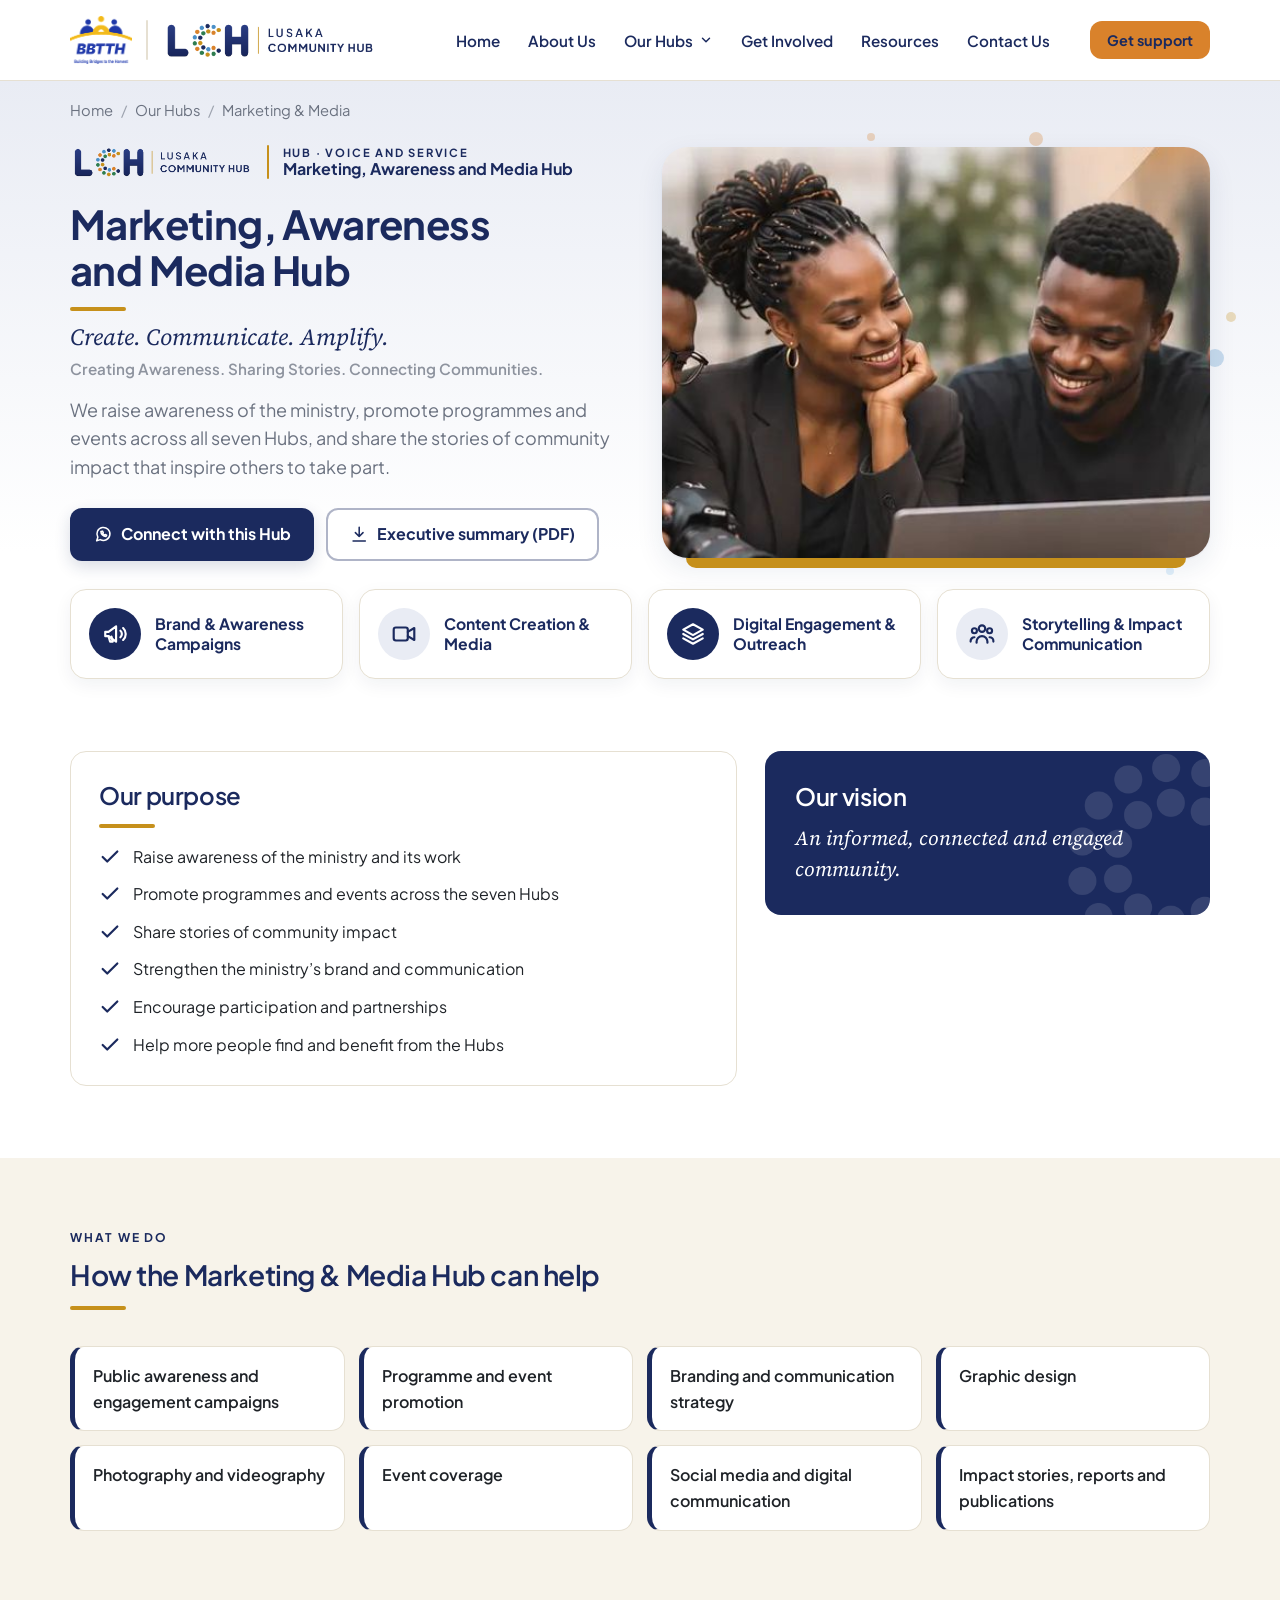
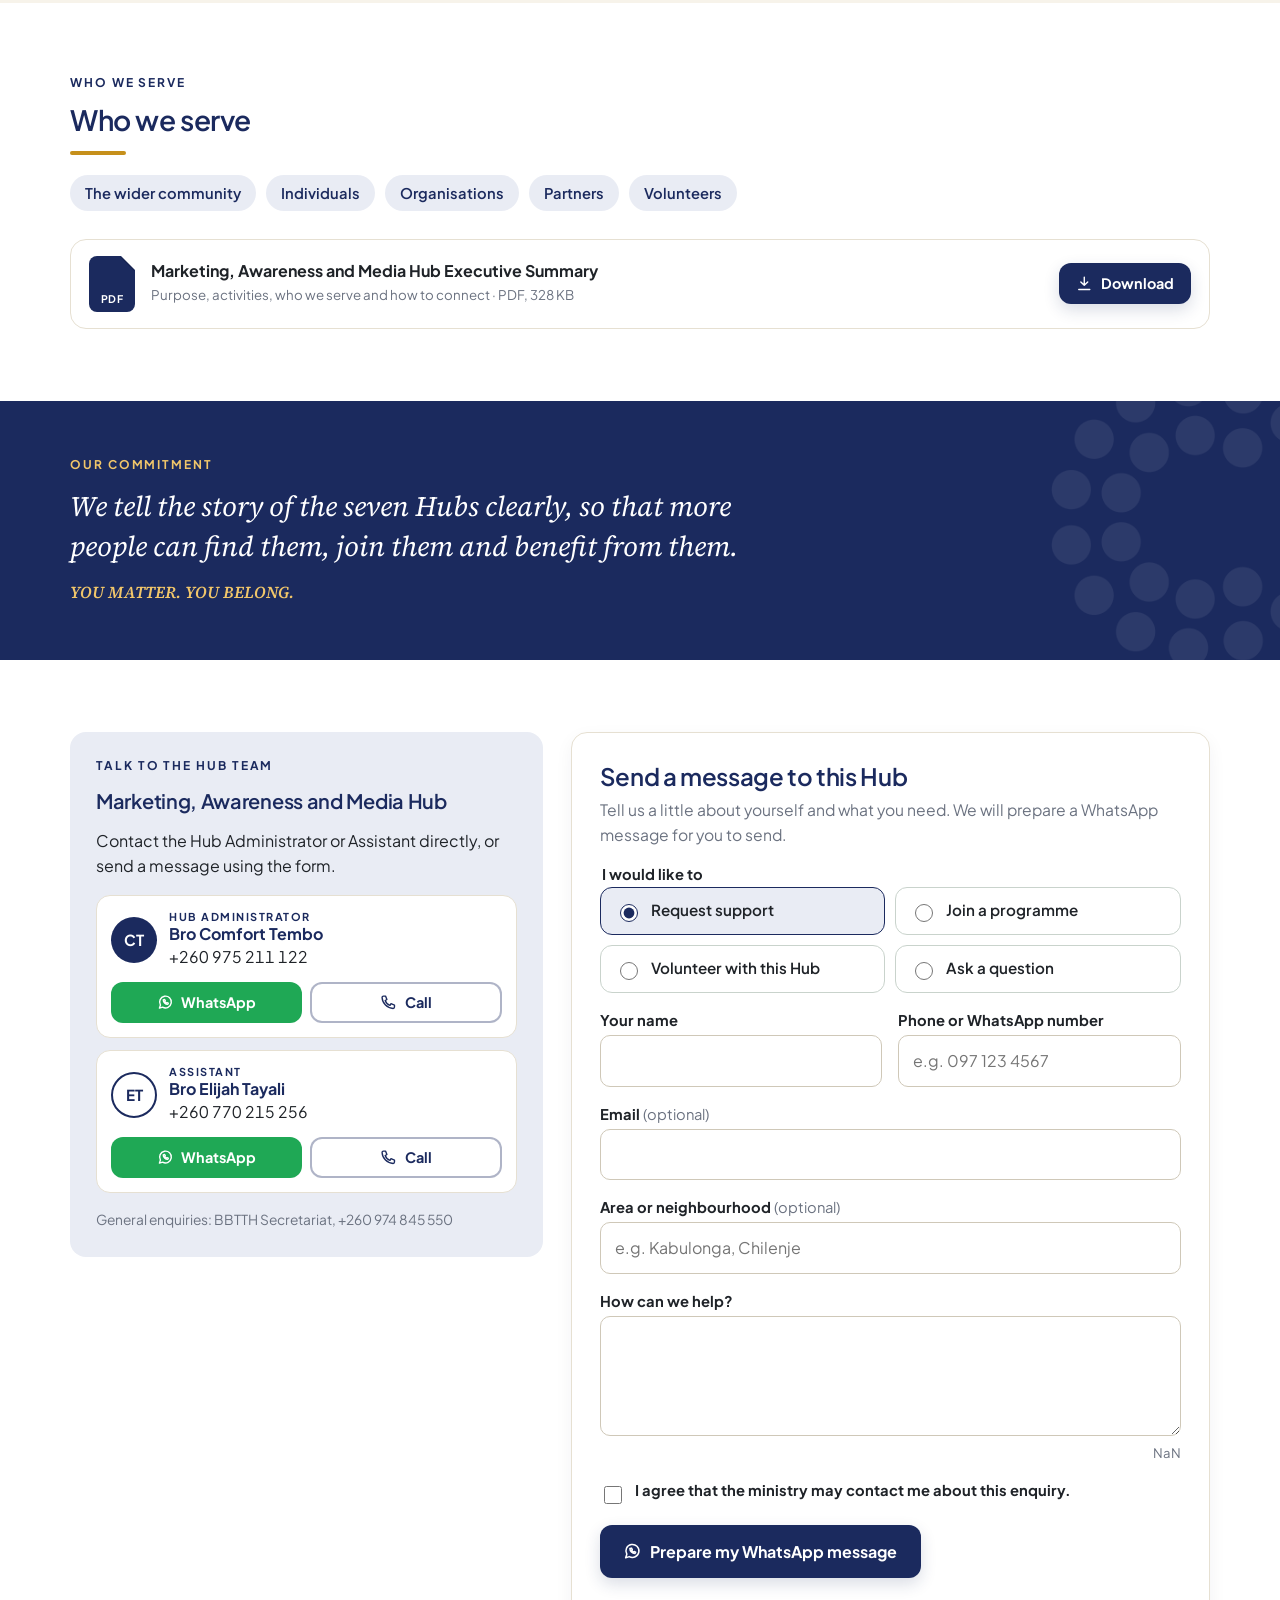
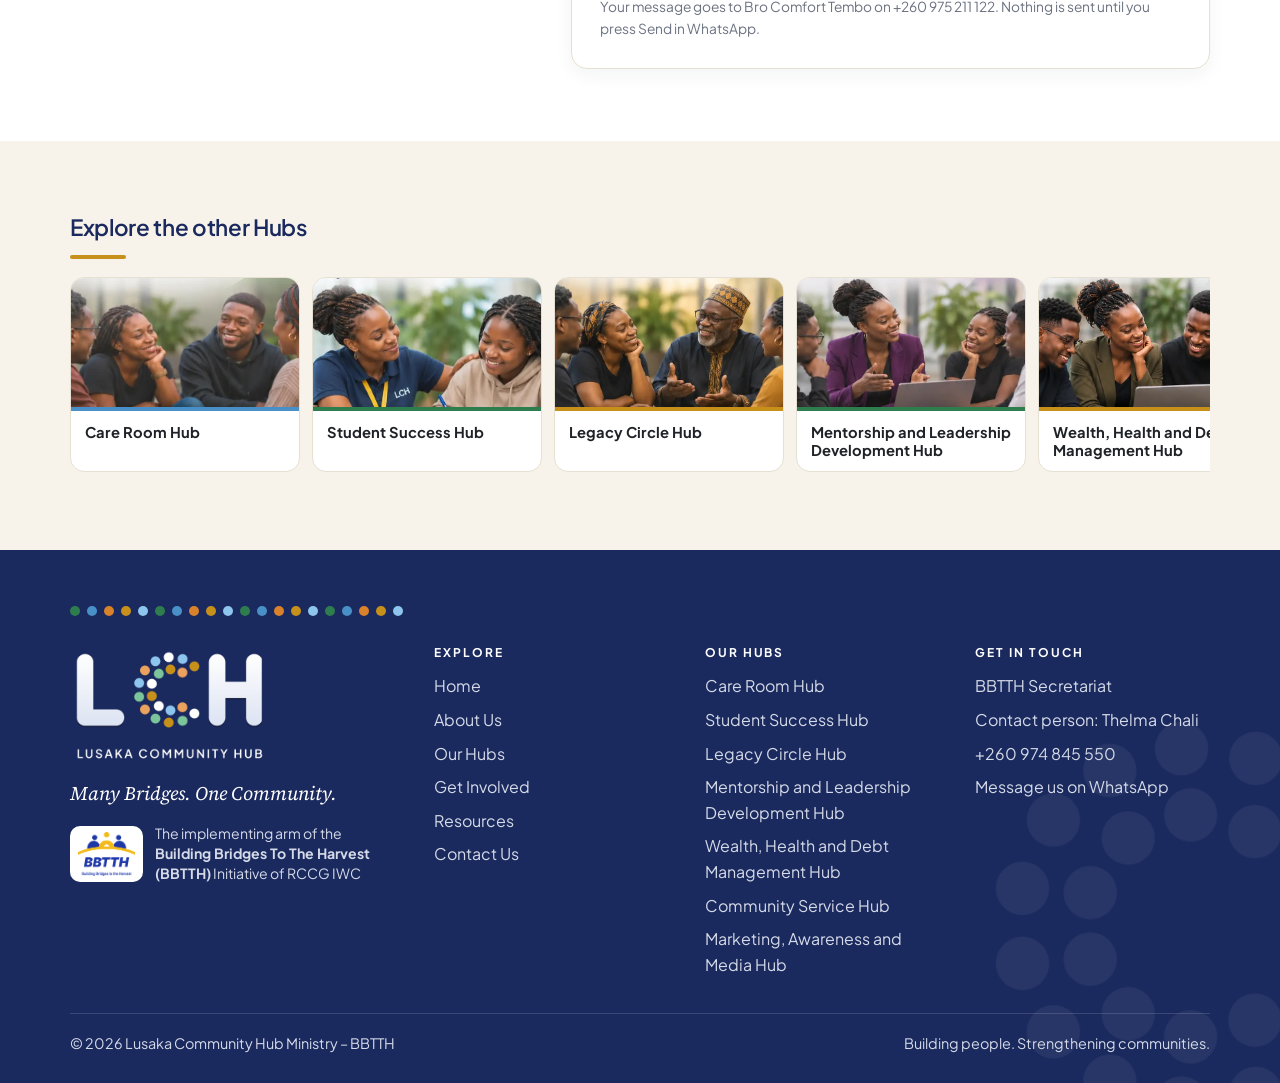
<file: hubs/marketing-media.html>
<!DOCTYPE html>
<html lang="en-GB">
<head>
<meta charset="utf-8">
<script>document.documentElement.classList.add("js")</script>
<meta name="viewport" content="width=device-width, initial-scale=1">
<title>Marketing, Awareness and Media Hub · Lusaka Community Hub Ministry</title>
<meta name="description" content="Marketing, Awareness and Media Hub: Create. Communicate. Amplify. Communications, branding, media and the stories of our community’s impact.">
<meta property="og:title" content="Marketing, Awareness and Media Hub · Lusaka Community Hub Ministry">
<meta property="og:description" content="Marketing, Awareness and Media Hub: Create. Communicate. Amplify. Communications, branding, media and the stories of our community’s impact.">
<meta property="og:type" content="website">

<meta name="theme-color" content="#1B2A5E">
<link rel="icon" type="image/png" sizes="32x32" href="../img/favicon-32.png">
<link rel="icon" type="image/png" sizes="48x48" href="../img/favicon-48.png">
<link rel="apple-touch-icon" href="../img/apple-touch-icon.png">
<link rel="preload" href="../assets/fonts/plus-jakarta-sans-latin-400-normal.woff2" as="font" type="font/woff2" crossorigin>
<link rel="preload" href="../assets/fonts/plus-jakarta-sans-latin-700-normal.woff2" as="font" type="font/woff2" crossorigin>
<link rel="stylesheet" href="../assets/site.css">
</head>
<body data-site="Lusaka Community Hub Ministry" style="--accent:#1B2A5E;--accent-tint:#E9ECF4;--accent-text:#1B2A5E;--btn:#1B2A5E;--btn-ink:#FFFFFF">
<a class="skip" href="#main">Skip to content</a>
<header class="site-header">
  <div class="wrap nav">
    <a class="brand" href="../index.html" aria-label="BBTTH Initiative and Lusaka Community Hub Ministry, home"><img class="logo-bbtth" src="../img/logo-bbtth.png" alt="BBTTH, Building Bridges To The Harvest" width="260" height="202"><span class="sep" aria-hidden="true"></span><img class="logo-lch" src="../img/lch-logo-horizontal.png" alt="LCH Lusaka Community Hub" width="709" height="132"><img class="logo-mono" src="../img/lch-monogram.png" alt="LCH Lusaka Community Hub" width="284" height="120"></a>
    <nav aria-label="Main"><ul class="nav-links"><li><a href="../index.html">Home</a></li><li><a href="../about.html">About Us</a></li><li><button class="navbtn is-active" id="hubsBtn" aria-expanded="false" aria-controls="mega">Our Hubs <svg viewBox="0 0 24 24" fill="none" stroke="currentColor" stroke-width="2.5" stroke-linecap="round" stroke-linejoin="round" aria-hidden="true"><path d="m6 9 6 6 6-6"/></svg></button><div class="mega" id="mega" role="menu"><a role="menuitem" href="../hubs/care-room.html"><span class="dot" style="background:#4A90C8"></span><span><b>Care Room Hub</b><small>A Safe Space to Be Heard, Supported and Empowered.</small></span></a><a role="menuitem" href="../hubs/student-success.html"><span class="dot" style="background:#2E7D4F"></span><span><b>Student Success Hub</b><small>Learn, Grow, Achieve.</small></span></a><a role="menuitem" href="../hubs/legacy-circle.html"><span class="dot" style="background:#C6901B"></span><span><b>Legacy Circle Hub</b><small>People. Purpose. Lasting Impact.</small></span></a><a role="menuitem" href="../hubs/mentorship-leadership.html"><span class="dot" style="background:#2E7D4F"></span><span><b>Mentorship and Leadership Development Hub</b><small>Guide. Equip. Empower.</small></span></a><a role="menuitem" href="../hubs/wealth-health-debt.html"><span class="dot" style="background:#C6901B"></span><span><b>Wealth, Health and Debt Management Hub</b><small>Manage. Improve. Grow.</small></span></a><a role="menuitem" href="../hubs/community-service.html"><span class="dot" style="background:#1B2A5E"></span><span><b>Community Service Hub</b><small>Serve. Uplift. Create Impact.</small></span></a><a role="menuitem" href="../hubs/marketing-media.html"><span class="dot" style="background:#1B2A5E"></span><span><b>Marketing, Awareness and Media Hub</b><small>Create. Communicate. Amplify.</small></span></a><a role="menuitem" class="all" href="../hubs.html">See all seven Hubs <svg viewBox="0 0 24 24" fill="none" stroke="currentColor" stroke-width="2.2" stroke-linecap="round" stroke-linejoin="round" aria-hidden="true"><path d="M5 12h14M13 6l6 6-6 6"/></svg></a></div></li><li><a href="../get-involved.html">Get Involved</a></li><li><a href="../resources.html">Resources</a></li><li><a href="../contact.html">Contact Us</a></li></ul></nav>
    <a class="btn btn-gold btn-sm nav-cta" href="../hubs/care-room.html">Get support</a>
    <button class="menu-toggle" id="menuToggle" aria-label="Open menu" aria-expanded="false" aria-controls="drawer"><svg viewBox="0 0 24 24" fill="none" stroke="currentColor" stroke-width="2" stroke-linecap="round" stroke-linejoin="round" aria-hidden="true"><path d="M4 7h16M4 12h16M4 17h16"/></svg></button>
  </div>
</header>
<div class="drawer" id="drawer" aria-hidden="true">
  <div class="drawer-backdrop" data-close></div>
  <nav class="drawer-panel" aria-label="Site menu">
    <div class="row"><a class="brand" href="../index.html" aria-label="BBTTH Initiative and Lusaka Community Hub Ministry, home"><img class="logo-bbtth" src="../img/logo-bbtth.png" alt="BBTTH, Building Bridges To The Harvest" width="260" height="202"><span class="sep" aria-hidden="true"></span><img class="logo-lch" src="../img/lch-logo-horizontal.png" alt="LCH Lusaka Community Hub" width="709" height="132"><img class="logo-mono" src="../img/lch-monogram.png" alt="LCH Lusaka Community Hub" width="284" height="120"></a><button class="icon-btn" data-close aria-label="Close menu"><svg viewBox="0 0 24 24" fill="none" stroke="currentColor" stroke-width="2" stroke-linecap="round" stroke-linejoin="round" aria-hidden="true"><path d="M6 6l12 12M18 6 6 18"/></svg></button></div>
    <a href="../index.html">Home</a><a href="../about.html">About Us</a><a href="../hubs.html" aria-current=page>Our Hubs</a><a href="../get-involved.html">Get Involved</a><a href="../resources.html">Resources</a><a href="../contact.html">Contact Us</a>
    <div class="group">Our Hubs</div>
    <a href="../hubs/care-room.html"><span class="dot" style="background:#4A90C8"></span>Care Room Hub</a><a href="../hubs/student-success.html"><span class="dot" style="background:#2E7D4F"></span>Student Success Hub</a><a href="../hubs/legacy-circle.html"><span class="dot" style="background:#C6901B"></span>Legacy Circle Hub</a><a href="../hubs/mentorship-leadership.html"><span class="dot" style="background:#2E7D4F"></span>Mentorship and Leadership Development Hub</a><a href="../hubs/wealth-health-debt.html"><span class="dot" style="background:#C6901B"></span>Wealth, Health and Debt Management Hub</a><a href="../hubs/community-service.html"><span class="dot" style="background:#1B2A5E"></span>Community Service Hub</a><a href="../hubs/marketing-media.html"><span class="dot" style="background:#1B2A5E"></span>Marketing, Awareness and Media Hub</a>
    <a class="btn btn-gold" style="justify-content:center;margin-top:14px" href="https://wa.me/260974845550" target="_blank" rel="noopener"><svg viewBox="0 0 24 24" fill="none" stroke="currentColor" stroke-width="2" stroke-linecap="round" stroke-linejoin="round" aria-hidden="true"><path d="M3.5 20.5 5 16a8.5 8.5 0 1 1 3.2 3.1Z"/><path d="M9 8.5c0 3.5 3 6.5 6.5 6.5l1-1.6-2-1-1 .8a4.5 4.5 0 0 1-2.2-2.2l.8-1-1-2Z"/></svg> WhatsApp the Secretariat</a>
  </nav>
</div>
<main id="main" tabindex="-1">

<section class="hub-hero" style="padding-top:0"><div class="float-dots" aria-hidden="true"><i style="left:73.3%;top:38.9%;width:10px;height:10px;background:var(--growth);animation-delay:-2.6s;animation-duration:15.4s"></i><i style="left:67.6%;top:46.8%;width:18px;height:18px;background:var(--sky);animation-delay:-1.1s;animation-duration:14.4s"></i><i style="left:80.4%;top:9.6%;width:14px;height:14px;background:var(--copper);animation-delay:-2.4s;animation-duration:17.6s"></i><i style="left:95.8%;top:43.2%;width:10px;height:10px;background:var(--gold);animation-delay:-3.3s;animation-duration:10.9s"></i><i style="left:75.3%;top:87.3%;width:18px;height:18px;background:#8EC5EE;animation-delay:-0.9s;animation-duration:15.5s"></i><i style="left:88.3%;top:84.1%;width:12px;height:12px;background:var(--growth);animation-delay:-2.9s;animation-duration:11.8s"></i><i style="left:88.5%;top:84.3%;width:12px;height:12px;background:var(--sky);animation-delay:-12.8s;animation-duration:13.2s"></i><i style="left:67.7%;top:9.8%;width:8px;height:8px;background:var(--copper);animation-delay:-12.3s;animation-duration:10.4s"></i><i style="left:69.4%;top:49.3%;width:8px;height:8px;background:var(--gold);animation-delay:-3.3s;animation-duration:15.9s"></i><i style="left:91.1%;top:90.8%;width:8px;height:8px;background:#8EC5EE;animation-delay:-1.7s;animation-duration:14.6s"></i><i style="left:93.2%;top:23.9%;width:8px;height:8px;background:var(--growth);animation-delay:-12.5s;animation-duration:11.1s"></i><i style="left:94.2%;top:50.1%;width:18px;height:18px;background:var(--sky);animation-delay:-7.0s;animation-duration:17.4s"></i></div>
  <div class="wrap">
    <nav class="crumbs" aria-label="Breadcrumb"><a href="../index.html">Home</a><span>/</span><a href="../hubs.html">Our Hubs</a><span>/</span><span aria-current="page" style="margin:0;opacity:1">Marketing &amp; Media</span></nav>
    <div class="hub-hero-grid">
      <div>
        <div class="lockup"><img src="../img/lch-logo-horizontal.png" alt="LCH Lusaka Community Hub" width="709" height="132"><span class="rule" aria-hidden="true"></span>
          <span><small>HUB · VOICE AND SERVICE</small><b>Marketing, Awareness and Media Hub</b></span></div>
        <h1 style="margin-top:22px">Marketing, Awareness and Media Hub</h1>
        <p class="slogan">Create. Communicate. Amplify.</p>
        <p class="tag">Creating Awareness. Sharing Stories. Connecting Communities.</p>
        <p class="lead">We raise awareness of the ministry, promote programmes and events across all seven Hubs, and share the stories of community impact that inspire others to take part.</p>
        <div class="btn-row">
          <a class="btn btn-primary" href="#connect"><svg viewBox="0 0 24 24" fill="none" stroke="currentColor" stroke-width="2" stroke-linecap="round" stroke-linejoin="round" aria-hidden="true"><path d="M3.5 20.5 5 16a8.5 8.5 0 1 1 3.2 3.1Z"/><path d="M9 8.5c0 3.5 3 6.5 6.5 6.5l1-1.6-2-1-1 .8a4.5 4.5 0 0 1-2.2-2.2l.8-1-1-2Z"/></svg> Connect with this Hub</a>
          <a class="btn btn-ghost" href="../downloads/lch-marketing-media-executive-summary.pdf" download><svg viewBox="0 0 24 24" fill="none" stroke="currentColor" stroke-width="2" stroke-linecap="round" stroke-linejoin="round" aria-hidden="true"><path d="M12 3v12M7 10l5 5 5-5M4 21h16"/></svg> Executive summary (PDF)</a>
        </div>
      </div>
      <div class="hub-photo"><div class="frame"><img src="../img/hub-media.jpg" alt="Members of the Marketing, Awareness and Media Hub in conversation" width="825" height="340"></div></div>
    </div>
  </div>
</section>
<div class="wrap"><div class="highlights stagger" style=""><div class="hl"><span class="ic"><svg viewBox="0 0 24 24" fill="none" stroke="currentColor" stroke-width="2" stroke-linecap="round" stroke-linejoin="round" aria-hidden="true"><path d="M3 10v4h3l7 5V5L6 10Z"/><path d="M6 14l1.5 5h2.5l-1.3-4.6M17 9a4 4 0 0 1 0 6M19.5 6.5a7.5 7.5 0 0 1 0 11"/></svg></span><b>Brand &amp; Awareness Campaigns</b></div><div class="hl"><span class="ic"><svg viewBox="0 0 24 24" fill="none" stroke="currentColor" stroke-width="2" stroke-linecap="round" stroke-linejoin="round" aria-hidden="true"><rect x="2.5" y="6" width="13" height="12" rx="2"/><path d="m15.5 10 6-3.5v11l-6-3.5"/></svg></span><b>Content Creation &amp; Media</b></div><div class="hl"><span class="ic"><svg viewBox="0 0 24 24" fill="none" stroke="currentColor" stroke-width="2" stroke-linecap="round" stroke-linejoin="round" aria-hidden="true"><path d="m12 3 9 5-9 5-9-5Z"/><path d="m3 12 9 5 9-5M3 16l9 5 9-5"/></svg></span><b>Digital Engagement &amp; Outreach</b></div><div class="hl"><span class="ic"><svg viewBox="0 0 24 24" fill="none" stroke="currentColor" stroke-width="2" stroke-linecap="round" stroke-linejoin="round" aria-hidden="true"><circle cx="12" cy="7" r="3"/><circle cx="5" cy="9" r="2.3"/><circle cx="19" cy="9" r="2.3"/><path d="M7 20v-1a5 5 0 0 1 10 0v1M1.5 19v-.5A3.5 3.5 0 0 1 5 15M22.5 19v-.5A3.5 3.5 0 0 0 19 15"/></svg></span><b>Storytelling &amp; Impact Communication</b></div></div></div>

<section>
  <div class="wrap two-col">
    <div class="panel"><h2>Our purpose</h2><ul class="checks"><li><svg viewBox="0 0 24 24" fill="none" stroke="currentColor" stroke-width="2.4" stroke-linecap="round" stroke-linejoin="round" aria-hidden="true"><path d="M20 6 9 17l-5-5"/></svg><span>Raise awareness of the ministry and its work</span></li><li><svg viewBox="0 0 24 24" fill="none" stroke="currentColor" stroke-width="2.4" stroke-linecap="round" stroke-linejoin="round" aria-hidden="true"><path d="M20 6 9 17l-5-5"/></svg><span>Promote programmes and events across the seven Hubs</span></li><li><svg viewBox="0 0 24 24" fill="none" stroke="currentColor" stroke-width="2.4" stroke-linecap="round" stroke-linejoin="round" aria-hidden="true"><path d="M20 6 9 17l-5-5"/></svg><span>Share stories of community impact</span></li><li><svg viewBox="0 0 24 24" fill="none" stroke="currentColor" stroke-width="2.4" stroke-linecap="round" stroke-linejoin="round" aria-hidden="true"><path d="M20 6 9 17l-5-5"/></svg><span>Strengthen the ministry’s brand and communication</span></li><li><svg viewBox="0 0 24 24" fill="none" stroke="currentColor" stroke-width="2.4" stroke-linecap="round" stroke-linejoin="round" aria-hidden="true"><path d="M20 6 9 17l-5-5"/></svg><span>Encourage participation and partnerships</span></li><li><svg viewBox="0 0 24 24" fill="none" stroke="currentColor" stroke-width="2.4" stroke-linecap="round" stroke-linejoin="round" aria-hidden="true"><path d="M20 6 9 17l-5-5"/></svg><span>Help more people find and benefit from the Hubs</span></li></ul></div>
    <div class="vision"><h2>Our vision</h2><p>An informed, connected and engaged community.</p></div>
  </div>
</section>
<section class="section-tint">
  <div class="wrap">
    <div class="section-head reveal"><span class="eyebrow">What we do</span><h2>How the Marketing &amp; Media Hub can help</h2></div>
    <ul class="offer-grid stagger"><li>Public awareness and engagement campaigns</li><li>Programme and event promotion</li><li>Branding and communication strategy</li><li>Graphic design</li><li>Photography and videography</li><li>Event coverage</li><li>Social media and digital communication</li><li>Impact stories, reports and publications</li></ul>
    
  </div>
</section>
<section>
  <div class="wrap">
    <div class="section-head reveal" style="margin-bottom:20px"><span class="eyebrow">Who we serve</span><h2>Who we serve</h2></div>
    <ul class="chips"><li>The wider community</li><li>Individuals</li><li>Organisations</li><li>Partners</li><li>Volunteers</li></ul>
    
    <div style="margin-top:28px"><div class="dl" style="--accent:#1B2A5E">
  <span class="file" aria-hidden="true">PDF</span>
  <span class="meta"><b>Marketing, Awareness and Media Hub Executive Summary</b><small>Purpose, activities, who we serve and how to connect · PDF, 328 KB</small></span>
  <a class="btn btn-primary btn-sm" href="../downloads/lch-marketing-media-executive-summary.pdf" download><svg viewBox="0 0 24 24" fill="none" stroke="currentColor" stroke-width="2" stroke-linecap="round" stroke-linejoin="round" aria-hidden="true"><path d="M12 3v12M7 10l5 5 5-5M4 21h16"/></svg> Download</a>
</div></div>
  </div>
</section>
<section class="commit">
  <div class="wrap"><blockquote><span class="eyebrow">Our commitment</span><p>We tell the story of the seven Hubs clearly, so that more people can find them, join them and benefit from them.</p><span class="belong">YOU MATTER. YOU BELONG.</span></blockquote></div>
</section>
<section id="connect" aria-label="Connect with this Hub">
  <div class="wrap connect"><div class="contact-card">
  <span class="eyebrow">Talk to the Hub team</span>
  <h3>Marketing, Awareness and Media Hub</h3>
  <p>Contact the Hub Administrator or Assistant directly, or send a message using the form.</p>
  <div class="team"><div class="person">
    <span class="av" aria-hidden="true">CT</span>
    <span><small>Hub Administrator</small><b>Bro Comfort Tembo</b><span class="num">+260 975 211 122</span></span>
    <div class="acts"><a class="btn btn-wa btn-sm" href="https://wa.me/260975211122" target="_blank" rel="noopener"><svg viewBox="0 0 24 24" fill="none" stroke="currentColor" stroke-width="2" stroke-linecap="round" stroke-linejoin="round" aria-hidden="true"><path d="M3.5 20.5 5 16a8.5 8.5 0 1 1 3.2 3.1Z"/><path d="M9 8.5c0 3.5 3 6.5 6.5 6.5l1-1.6-2-1-1 .8a4.5 4.5 0 0 1-2.2-2.2l.8-1-1-2Z"/></svg> WhatsApp</a><a class="btn btn-ghost btn-sm" href="tel:+260975211122"><svg viewBox="0 0 24 24" fill="none" stroke="currentColor" stroke-width="2" stroke-linecap="round" stroke-linejoin="round" aria-hidden="true"><path d="M5 3h3l2 5-2.5 1.5a11 11 0 0 0 7 7L16 14l5 2v3a2 2 0 0 1-2 2A17 17 0 0 1 3 5a2 2 0 0 1 2-2Z"/></svg> Call</a></div>
  </div><div class="person alt">
    <span class="av" aria-hidden="true">ET</span>
    <span><small>Assistant</small><b>Bro Elijah Tayali</b><span class="num">+260 770 215 256</span></span>
    <div class="acts"><a class="btn btn-wa btn-sm" href="https://wa.me/260770215256" target="_blank" rel="noopener"><svg viewBox="0 0 24 24" fill="none" stroke="currentColor" stroke-width="2" stroke-linecap="round" stroke-linejoin="round" aria-hidden="true"><path d="M3.5 20.5 5 16a8.5 8.5 0 1 1 3.2 3.1Z"/><path d="M9 8.5c0 3.5 3 6.5 6.5 6.5l1-1.6-2-1-1 .8a4.5 4.5 0 0 1-2.2-2.2l.8-1-1-2Z"/></svg> WhatsApp</a><a class="btn btn-ghost btn-sm" href="tel:+260770215256"><svg viewBox="0 0 24 24" fill="none" stroke="currentColor" stroke-width="2" stroke-linecap="round" stroke-linejoin="round" aria-hidden="true"><path d="M5 3h3l2 5-2.5 1.5a11 11 0 0 0 7 7L16 14l5 2v3a2 2 0 0 1-2 2A17 17 0 0 1 3 5a2 2 0 0 1 2-2Z"/></svg> Call</a></div>
  </div></div>
  <p class="hint">General enquiries: BBTTH Secretariat, +260 974 845 550</p>
</div><form class="card-form" id="f-media" novalidate data-wa data-to="+260975211122" data-to-label="Bro Comfort Tembo">
  <div><h2 style="font-size:1.5rem">Send a message to this Hub</h2><p class="hint" style="margin-top:6px;font-size:.98rem">Tell us a little about yourself and what you need. We will prepare a WhatsApp message for you to send.</p></div>
  <div class="form-alert" role="alert" data-alert></div>
  <fieldset class="field" data-field="purpose" data-required>
  <legend>I would like to</legend>
  <div class="radio-cards"><label><input type="radio" name="purpose" id="f-media-purpose-0" value="Request support" data-key="support" data-label="I would like to" checked> <span>Request support</span></label><label><input type="radio" name="purpose" id="f-media-purpose-1" value="Join a programme" data-key="programme" data-label="I would like to"> <span>Join a programme</span></label><label><input type="radio" name="purpose" id="f-media-purpose-2" value="Volunteer with this Hub" data-key="volunteer" data-label="I would like to"> <span>Volunteer with this Hub</span></label><label><input type="radio" name="purpose" id="f-media-purpose-3" value="Ask a question" data-key="question" data-label="I would like to"> <span>Ask a question</span></label></div>
  <span class="err" data-err></span>
</fieldset><input type="hidden" name="hub" value="Marketing, Awareness and Media Hub" data-label="Hub"><div class="form-row"><div class="field" data-field="name">
  <label for="f-media-name">Your name</label>
  <input id="f-media-name" name="name" type="text" maxlength="80" data-label="Your name" data-kind="name" autocomplete="name" required>
  <span class="err" data-err></span>
</div><div class="field" data-field="phone">
  <label for="f-media-phone">Phone or WhatsApp number</label>
  <input id="f-media-phone" name="phone" type="tel" maxlength="20" data-label="Phone or WhatsApp number" data-kind="phone" inputmode="tel" autocomplete="tel" placeholder="e.g. 097 123 4567" required>
  <span class="err" data-err></span>
</div></div><div class="field" data-field="email">
  <label for="f-media-email">Email <span class="opt">(optional)</span></label>
  <input id="f-media-email" name="email" type="email" maxlength="120" data-label="Email" data-kind="email" inputmode="email" autocomplete="email">
  <span class="err" data-err></span>
</div><div class="field" data-field="area">
  <label for="f-media-area">Area or neighbourhood <span class="opt">(optional)</span></label>
  <input id="f-media-area" name="area" type="text" maxlength="80" data-label="Area or neighbourhood" placeholder="e.g. Kabulonga, Chilenje">
  <span class="err" data-err></span>
</div><div class="field" data-field="message" data-msg="Tell us a little more so we can help.">
  <label for="f-media-msg">How can we help?</label>
  <textarea id="f-media-msg" name="message" maxlength="600" minlength="10" required data-label="Message"></textarea>
  <span class="count" data-count>0 / 600</span>
  <span class="err" data-err></span>
</div>
  <div class="field" data-field="consent" data-msg="Tick the box so we can contact you.">
    <label class="consent"><input type="checkbox" name="consent" id="f-media-consent" required> <span>I agree that the ministry may contact me about this enquiry.</span></label>
    <span class="err" data-err></span>
  </div>
  <div class="btn-row"><button class="btn btn-primary" type="submit"><svg viewBox="0 0 24 24" fill="none" stroke="currentColor" stroke-width="2" stroke-linecap="round" stroke-linejoin="round" aria-hidden="true"><path d="M3.5 20.5 5 16a8.5 8.5 0 1 1 3.2 3.1Z"/><path d="M9 8.5c0 3.5 3 6.5 6.5 6.5l1-1.6-2-1-1 .8a4.5 4.5 0 0 1-2.2-2.2l.8-1-1-2Z"/></svg> Prepare my WhatsApp message</button></div>
  <p class="hint">Your message goes to Bro Comfort Tembo on +260 975 211 122. Nothing is sent until you press Send in WhatsApp.</p>
</form>
<div class="success" id="f-media-ok" hidden tabindex="-1">
  <h3><svg viewBox="0 0 24 24" fill="none" stroke="currentColor" stroke-width="2.4" stroke-linecap="round" stroke-linejoin="round" aria-hidden="true"><path d="M20 6 9 17l-5-5"/></svg> Your message is ready</h3>
  <p class="meta">Press <b>Open WhatsApp</b> to open WhatsApp with your message filled in, then press Send. If WhatsApp doesn't open, copy the message and send it to <b>+260 975 211 122</b>.</p>
  
  <pre data-preview></pre>
  <div class="btn-row">
    <a class="btn btn-wa" data-wa target="_blank" rel="noopener"><svg viewBox="0 0 24 24" fill="none" stroke="currentColor" stroke-width="2" stroke-linecap="round" stroke-linejoin="round" aria-hidden="true"><path d="M3.5 20.5 5 16a8.5 8.5 0 1 1 3.2 3.1Z"/><path d="M9 8.5c0 3.5 3 6.5 6.5 6.5l1-1.6-2-1-1 .8a4.5 4.5 0 0 1-2.2-2.2l.8-1-1-2Z"/></svg> Open WhatsApp</a>
    
    <button class="btn btn-ghost" type="button" data-copy><svg viewBox="0 0 24 24" fill="none" stroke="currentColor" stroke-width="2" stroke-linecap="round" stroke-linejoin="round" aria-hidden="true"><rect x="9" y="9" width="12" height="12" rx="2"/><path d="M5 15V5a2 2 0 0 1 2-2h10"/></svg> Copy message</button>
    <button class="btn btn-ghost" type="button" data-edit>Edit message</button>
  </div>
</div></div>
</section>
<section class="section-tint" aria-labelledby="more-h">
  <div class="wrap">
    <div class="section-head reveal" style="margin-bottom:18px"><h2 id="more-h" style="font-size:1.4rem">Explore the other Hubs</h2></div>
    <div class="more-hubs"><a href="care-room.html" style="--c:#4A90C8"><img src="../img/hub-care.jpg" alt="" loading="lazy" width="825" height="340"><div>Care Room Hub</div></a><a href="student-success.html" style="--c:#2E7D4F"><img src="../img/hub-student.jpg" alt="" loading="lazy" width="825" height="340"><div>Student Success Hub</div></a><a href="legacy-circle.html" style="--c:#C6901B"><img src="../img/hub-legacy.jpg" alt="" loading="lazy" width="825" height="340"><div>Legacy Circle Hub</div></a><a href="mentorship-leadership.html" style="--c:#2E7D4F"><img src="../img/hub-mentorship.jpg" alt="" loading="lazy" width="825" height="340"><div>Mentorship and Leadership Development Hub</div></a><a href="wealth-health-debt.html" style="--c:#C6901B"><img src="../img/hub-wealth.jpg" alt="" loading="lazy" width="825" height="340"><div>Wealth, Health and Debt Management Hub</div></a><a href="community-service.html" style="--c:#1B2A5E"><img src="../img/hub-community.jpg" alt="" loading="lazy" width="825" height="340"><div>Community Service Hub</div></a></div>
  </div>
</section>
</main>
<footer class="on-dark">
  <div class="wrap">
    <div class="dot-row foot-dots" aria-hidden="true"><i></i><i></i><i></i><i></i><i></i><i></i><i></i><i></i><i></i><i></i><i></i><i></i><i></i><i></i><i></i><i></i><i></i><i></i><i></i><i></i></div>
    <div class="foot">
      <div class="foot-brand">
        <img class="lch" src="../img/lch-logo-reversed.png" alt="LCH Lusaka Community Hub" width="480" height="290">
        <p class="tagline">Many Bridges. One Community.</p>
        <div class="foot-bbtth">
          <span class="plate"><img src="../img/logo-bbtth.png" alt="BBTTH, Building Bridges To The Harvest" width="260" height="202"></span>
          <small>The implementing arm of the <b>Building Bridges To The Harvest (BBTTH)</b> Initiative of RCCG IWC</small>
        </div>
      </div>
      <div><h4>Explore</h4><ul><li><a href="../index.html">Home</a></li><li><a href="../about.html">About Us</a></li><li><a href="../hubs.html">Our Hubs</a></li><li><a href="../get-involved.html">Get Involved</a></li><li><a href="../resources.html">Resources</a></li><li><a href="../contact.html">Contact Us</a></li></ul></div>
      <div><h4>Our Hubs</h4><ul><li><a href="../hubs/care-room.html">Care Room Hub</a></li><li><a href="../hubs/student-success.html">Student Success Hub</a></li><li><a href="../hubs/legacy-circle.html">Legacy Circle Hub</a></li><li><a href="../hubs/mentorship-leadership.html">Mentorship and Leadership Development Hub</a></li><li><a href="../hubs/wealth-health-debt.html">Wealth, Health and Debt Management Hub</a></li><li><a href="../hubs/community-service.html">Community Service Hub</a></li><li><a href="../hubs/marketing-media.html">Marketing, Awareness and Media Hub</a></li></ul></div>
      <div><h4>Get in touch</h4><ul><li>BBTTH Secretariat</li><li>Contact person: Thelma Chali</li><li><a href="tel:+260974845550">+260 974 845 550</a></li><li><a href="https://wa.me/260974845550" target="_blank" rel="noopener">Message us on WhatsApp</a></li></ul></div>
    </div>
    <div class="foot-bottom">
      <span>© <span data-year>2026</span> Lusaka Community Hub Ministry – BBTTH</span>
      <span>Building people. Strengthening communities.</span>
    </div>
  </div>
</footer>
<script src="../assets/site.js" defer></script>
</body>
</html>
</file>
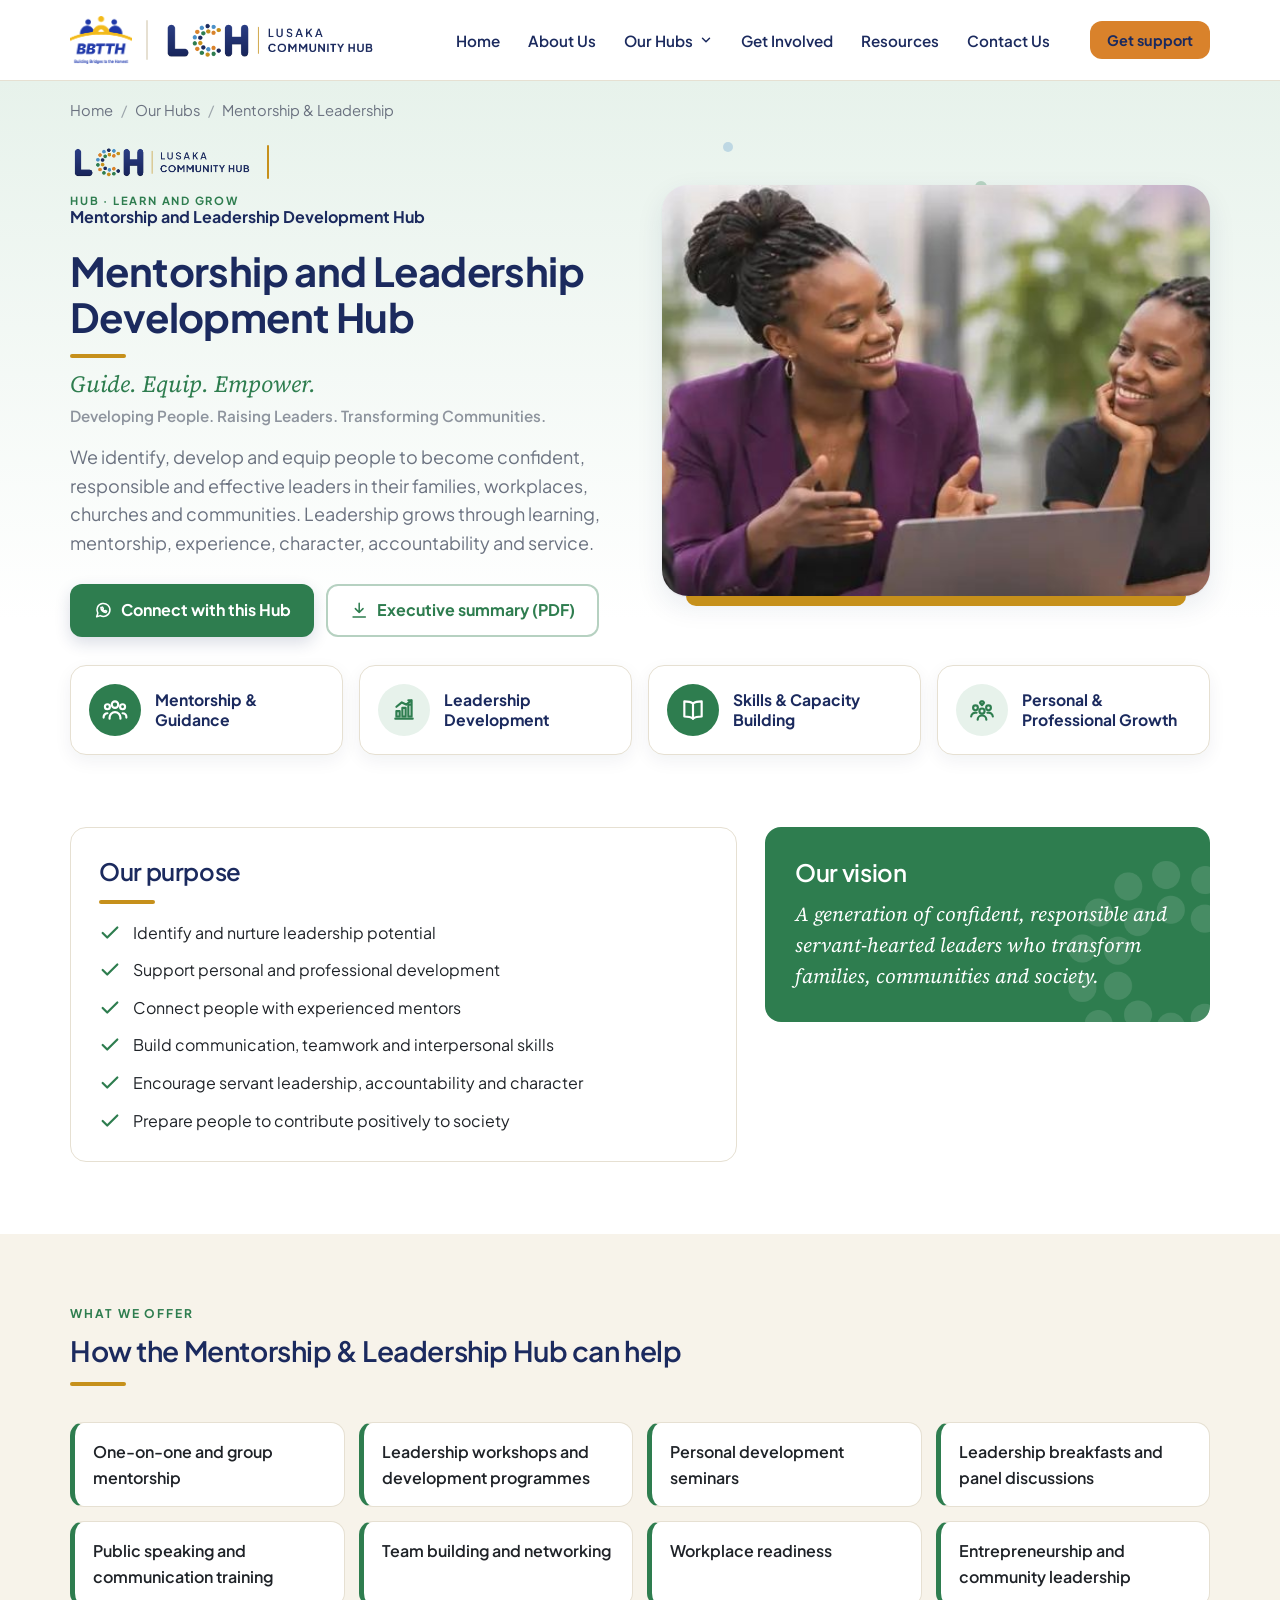
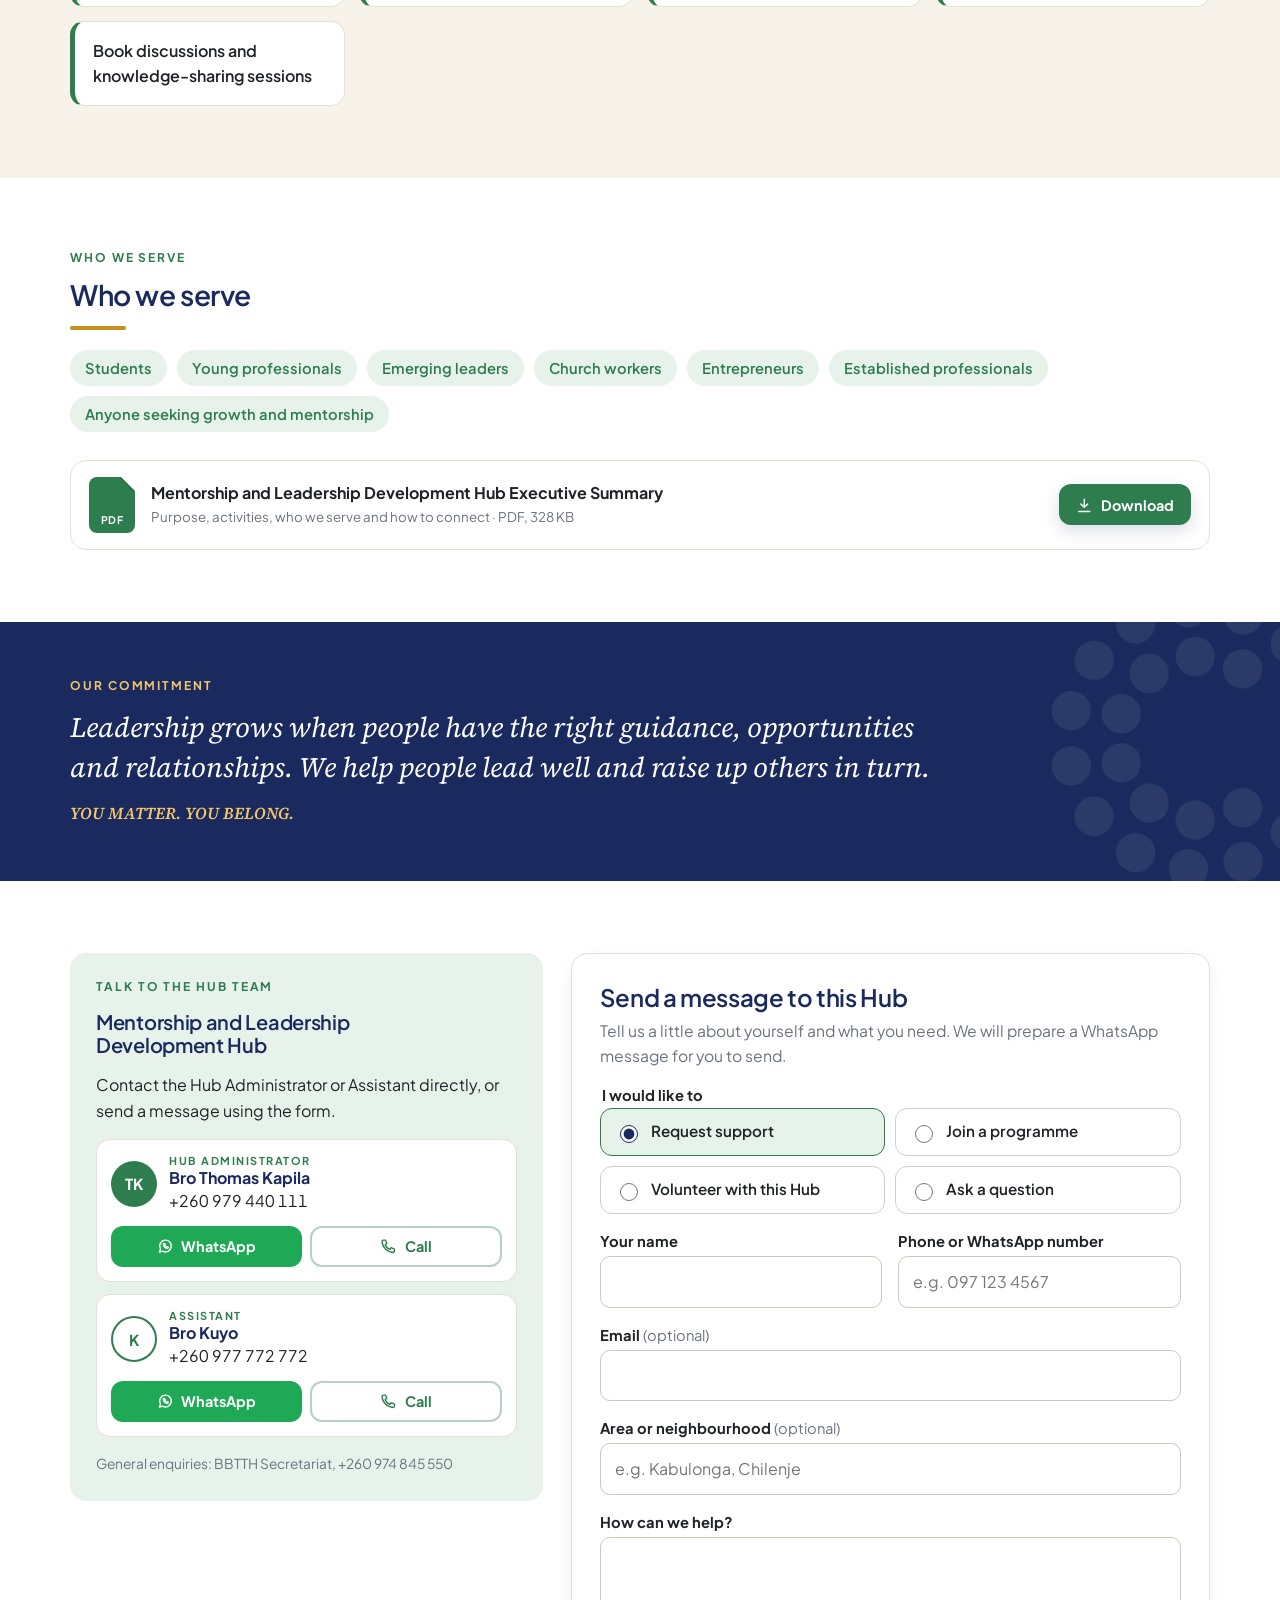
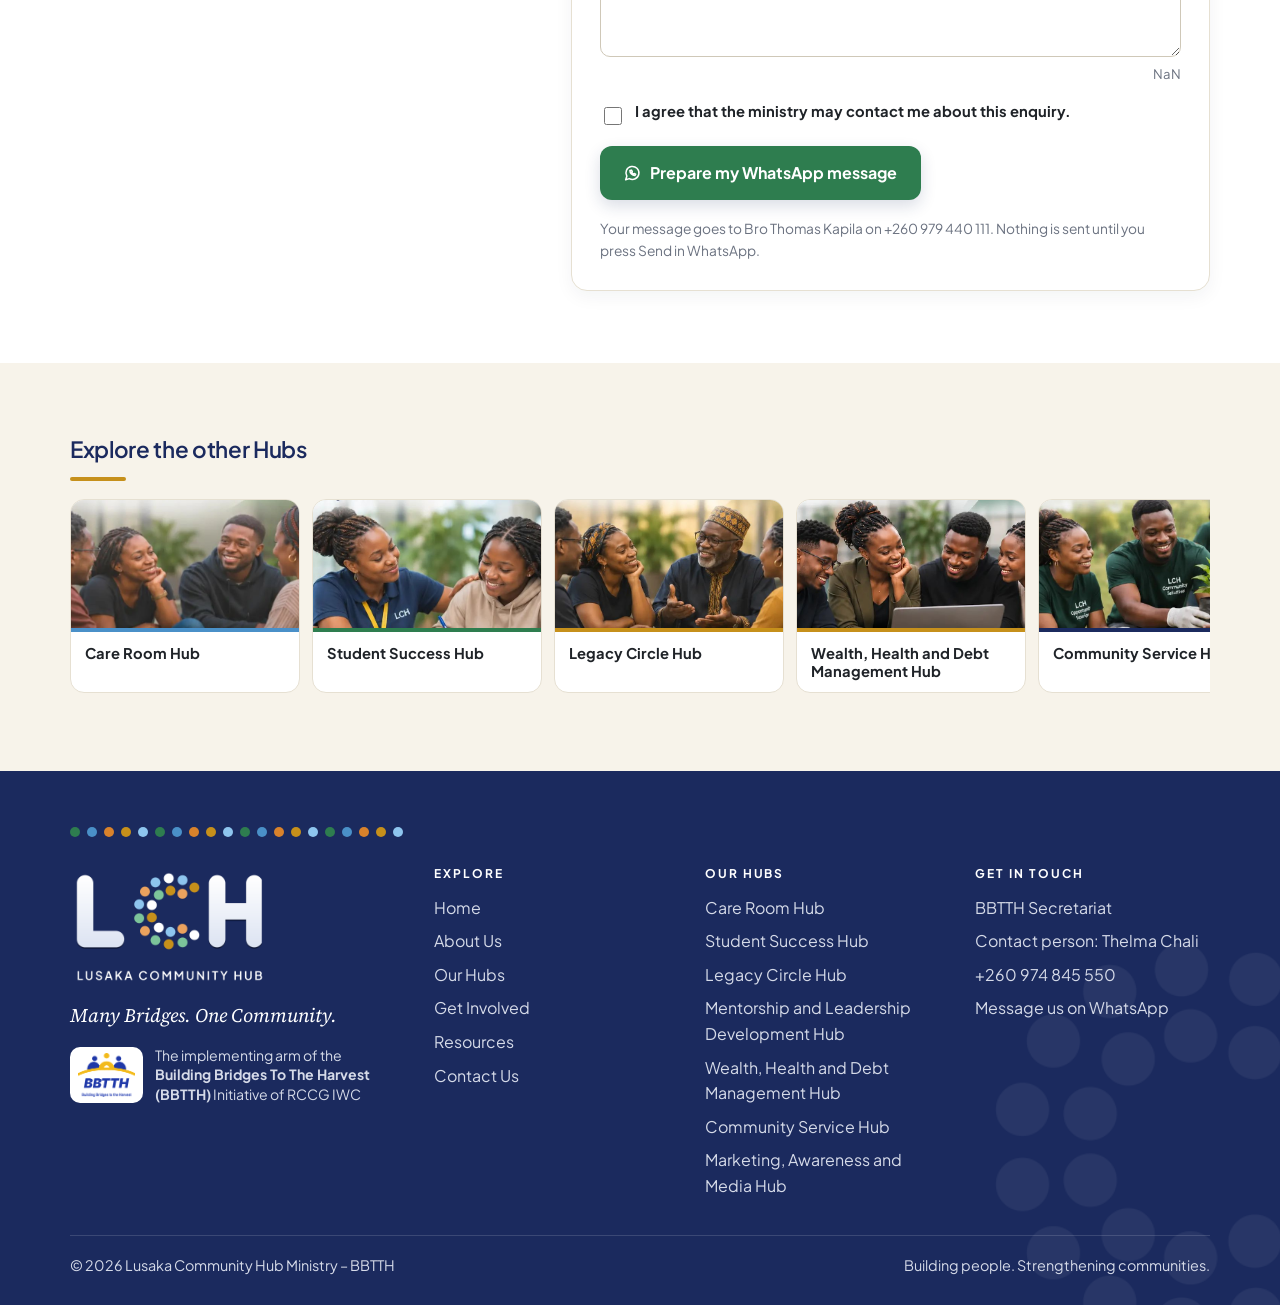
<file: hubs/mentorship-leadership.html>
<!DOCTYPE html>
<html lang="en-GB">
<head>
<meta charset="utf-8">
<script>document.documentElement.classList.add("js")</script>
<meta name="viewport" content="width=device-width, initial-scale=1">
<title>Mentorship and Leadership Development Hub · Lusaka Community Hub Ministry</title>
<meta name="description" content="Mentorship and Leadership Development Hub: Guide. Equip. Empower. Mentoring, leadership training and workshops that raise servant-hearted leaders.">
<meta property="og:title" content="Mentorship and Leadership Development Hub · Lusaka Community Hub Ministry">
<meta property="og:description" content="Mentorship and Leadership Development Hub: Guide. Equip. Empower. Mentoring, leadership training and workshops that raise servant-hearted leaders.">
<meta property="og:type" content="website">

<meta name="theme-color" content="#1B2A5E">
<link rel="icon" type="image/png" sizes="32x32" href="../img/favicon-32.png">
<link rel="icon" type="image/png" sizes="48x48" href="../img/favicon-48.png">
<link rel="apple-touch-icon" href="../img/apple-touch-icon.png">
<link rel="preload" href="../assets/fonts/plus-jakarta-sans-latin-400-normal.woff2" as="font" type="font/woff2" crossorigin>
<link rel="preload" href="../assets/fonts/plus-jakarta-sans-latin-700-normal.woff2" as="font" type="font/woff2" crossorigin>
<link rel="stylesheet" href="../assets/site.css">
</head>
<body data-site="Lusaka Community Hub Ministry" style="--accent:#2E7D4F;--accent-tint:#E7F2EB;--accent-text:#2E7D4F;--btn:#2E7D4F;--btn-ink:#FFFFFF">
<a class="skip" href="#main">Skip to content</a>
<header class="site-header">
  <div class="wrap nav">
    <a class="brand" href="../index.html" aria-label="BBTTH Initiative and Lusaka Community Hub Ministry, home"><img class="logo-bbtth" src="../img/logo-bbtth.png" alt="BBTTH, Building Bridges To The Harvest" width="260" height="202"><span class="sep" aria-hidden="true"></span><img class="logo-lch" src="../img/lch-logo-horizontal.png" alt="LCH Lusaka Community Hub" width="709" height="132"><img class="logo-mono" src="../img/lch-monogram.png" alt="LCH Lusaka Community Hub" width="284" height="120"></a>
    <nav aria-label="Main"><ul class="nav-links"><li><a href="../index.html">Home</a></li><li><a href="../about.html">About Us</a></li><li><button class="navbtn is-active" id="hubsBtn" aria-expanded="false" aria-controls="mega">Our Hubs <svg viewBox="0 0 24 24" fill="none" stroke="currentColor" stroke-width="2.5" stroke-linecap="round" stroke-linejoin="round" aria-hidden="true"><path d="m6 9 6 6 6-6"/></svg></button><div class="mega" id="mega" role="menu"><a role="menuitem" href="../hubs/care-room.html"><span class="dot" style="background:#4A90C8"></span><span><b>Care Room Hub</b><small>A Safe Space to Be Heard, Supported and Empowered.</small></span></a><a role="menuitem" href="../hubs/student-success.html"><span class="dot" style="background:#2E7D4F"></span><span><b>Student Success Hub</b><small>Learn, Grow, Achieve.</small></span></a><a role="menuitem" href="../hubs/legacy-circle.html"><span class="dot" style="background:#C6901B"></span><span><b>Legacy Circle Hub</b><small>People. Purpose. Lasting Impact.</small></span></a><a role="menuitem" href="../hubs/mentorship-leadership.html"><span class="dot" style="background:#2E7D4F"></span><span><b>Mentorship and Leadership Development Hub</b><small>Guide. Equip. Empower.</small></span></a><a role="menuitem" href="../hubs/wealth-health-debt.html"><span class="dot" style="background:#C6901B"></span><span><b>Wealth, Health and Debt Management Hub</b><small>Manage. Improve. Grow.</small></span></a><a role="menuitem" href="../hubs/community-service.html"><span class="dot" style="background:#1B2A5E"></span><span><b>Community Service Hub</b><small>Serve. Uplift. Create Impact.</small></span></a><a role="menuitem" href="../hubs/marketing-media.html"><span class="dot" style="background:#1B2A5E"></span><span><b>Marketing, Awareness and Media Hub</b><small>Create. Communicate. Amplify.</small></span></a><a role="menuitem" class="all" href="../hubs.html">See all seven Hubs <svg viewBox="0 0 24 24" fill="none" stroke="currentColor" stroke-width="2.2" stroke-linecap="round" stroke-linejoin="round" aria-hidden="true"><path d="M5 12h14M13 6l6 6-6 6"/></svg></a></div></li><li><a href="../get-involved.html">Get Involved</a></li><li><a href="../resources.html">Resources</a></li><li><a href="../contact.html">Contact Us</a></li></ul></nav>
    <a class="btn btn-gold btn-sm nav-cta" href="../hubs/care-room.html">Get support</a>
    <button class="menu-toggle" id="menuToggle" aria-label="Open menu" aria-expanded="false" aria-controls="drawer"><svg viewBox="0 0 24 24" fill="none" stroke="currentColor" stroke-width="2" stroke-linecap="round" stroke-linejoin="round" aria-hidden="true"><path d="M4 7h16M4 12h16M4 17h16"/></svg></button>
  </div>
</header>
<div class="drawer" id="drawer" aria-hidden="true">
  <div class="drawer-backdrop" data-close></div>
  <nav class="drawer-panel" aria-label="Site menu">
    <div class="row"><a class="brand" href="../index.html" aria-label="BBTTH Initiative and Lusaka Community Hub Ministry, home"><img class="logo-bbtth" src="../img/logo-bbtth.png" alt="BBTTH, Building Bridges To The Harvest" width="260" height="202"><span class="sep" aria-hidden="true"></span><img class="logo-lch" src="../img/lch-logo-horizontal.png" alt="LCH Lusaka Community Hub" width="709" height="132"><img class="logo-mono" src="../img/lch-monogram.png" alt="LCH Lusaka Community Hub" width="284" height="120"></a><button class="icon-btn" data-close aria-label="Close menu"><svg viewBox="0 0 24 24" fill="none" stroke="currentColor" stroke-width="2" stroke-linecap="round" stroke-linejoin="round" aria-hidden="true"><path d="M6 6l12 12M18 6 6 18"/></svg></button></div>
    <a href="../index.html">Home</a><a href="../about.html">About Us</a><a href="../hubs.html" aria-current=page>Our Hubs</a><a href="../get-involved.html">Get Involved</a><a href="../resources.html">Resources</a><a href="../contact.html">Contact Us</a>
    <div class="group">Our Hubs</div>
    <a href="../hubs/care-room.html"><span class="dot" style="background:#4A90C8"></span>Care Room Hub</a><a href="../hubs/student-success.html"><span class="dot" style="background:#2E7D4F"></span>Student Success Hub</a><a href="../hubs/legacy-circle.html"><span class="dot" style="background:#C6901B"></span>Legacy Circle Hub</a><a href="../hubs/mentorship-leadership.html"><span class="dot" style="background:#2E7D4F"></span>Mentorship and Leadership Development Hub</a><a href="../hubs/wealth-health-debt.html"><span class="dot" style="background:#C6901B"></span>Wealth, Health and Debt Management Hub</a><a href="../hubs/community-service.html"><span class="dot" style="background:#1B2A5E"></span>Community Service Hub</a><a href="../hubs/marketing-media.html"><span class="dot" style="background:#1B2A5E"></span>Marketing, Awareness and Media Hub</a>
    <a class="btn btn-gold" style="justify-content:center;margin-top:14px" href="https://wa.me/260974845550" target="_blank" rel="noopener"><svg viewBox="0 0 24 24" fill="none" stroke="currentColor" stroke-width="2" stroke-linecap="round" stroke-linejoin="round" aria-hidden="true"><path d="M3.5 20.5 5 16a8.5 8.5 0 1 1 3.2 3.1Z"/><path d="M9 8.5c0 3.5 3 6.5 6.5 6.5l1-1.6-2-1-1 .8a4.5 4.5 0 0 1-2.2-2.2l.8-1-1-2Z"/></svg> WhatsApp the Secretariat</a>
  </nav>
</div>
<main id="main" tabindex="-1">

<section class="hub-hero" style="padding-top:0"><div class="float-dots" aria-hidden="true"><i style="left:88.5%;top:78.3%;width:14px;height:14px;background:var(--growth);animation-delay:-10.7s;animation-duration:10.3s"></i><i style="left:58.7%;top:57.6%;width:12px;height:12px;background:var(--sky);animation-delay:-4.5s;animation-duration:10.2s"></i><i style="left:74.5%;top:23.4%;width:14px;height:14px;background:var(--copper);animation-delay:-12.7s;animation-duration:14.3s"></i><i style="left:56.3%;top:55.6%;width:12px;height:12px;background:var(--gold);animation-delay:-9.3s;animation-duration:14.9s"></i><i style="left:56.1%;top:43.4%;width:8px;height:8px;background:#8EC5EE;animation-delay:-5.1s;animation-duration:13.3s"></i><i style="left:63.5%;top:67.6%;width:10px;height:10px;background:var(--growth);animation-delay:-9.8s;animation-duration:16.4s"></i><i style="left:56.5%;top:10.0%;width:10px;height:10px;background:var(--sky);animation-delay:-11.6s;animation-duration:17.3s"></i><i style="left:74.4%;top:79.3%;width:10px;height:10px;background:var(--copper);animation-delay:-7.2s;animation-duration:15.2s"></i><i style="left:84.1%;top:76.9%;width:8px;height:8px;background:var(--gold);animation-delay:-8.9s;animation-duration:12.0s"></i><i style="left:71.8%;top:37.4%;width:8px;height:8px;background:#8EC5EE;animation-delay:-1.3s;animation-duration:17.0s"></i><i style="left:76.2%;top:16.3%;width:12px;height:12px;background:var(--growth);animation-delay:-4.4s;animation-duration:11.6s"></i><i style="left:74.3%;top:18.2%;width:10px;height:10px;background:var(--sky);animation-delay:-11.7s;animation-duration:17.0s"></i></div>
  <div class="wrap">
    <nav class="crumbs" aria-label="Breadcrumb"><a href="../index.html">Home</a><span>/</span><a href="../hubs.html">Our Hubs</a><span>/</span><span aria-current="page" style="margin:0;opacity:1">Mentorship &amp; Leadership</span></nav>
    <div class="hub-hero-grid">
      <div>
        <div class="lockup"><img src="../img/lch-logo-horizontal.png" alt="LCH Lusaka Community Hub" width="709" height="132"><span class="rule" aria-hidden="true"></span>
          <span><small>HUB · LEARN AND GROW</small><b>Mentorship and Leadership Development Hub</b></span></div>
        <h1 style="margin-top:22px">Mentorship and Leadership Development Hub</h1>
        <p class="slogan">Guide. Equip. Empower.</p>
        <p class="tag">Developing People. Raising Leaders. Transforming Communities.</p>
        <p class="lead">We identify, develop and equip people to become confident, responsible and effective leaders in their families, workplaces, churches and communities. Leadership grows through learning, mentorship, experience, character, accountability and service.</p>
        <div class="btn-row">
          <a class="btn btn-primary" href="#connect"><svg viewBox="0 0 24 24" fill="none" stroke="currentColor" stroke-width="2" stroke-linecap="round" stroke-linejoin="round" aria-hidden="true"><path d="M3.5 20.5 5 16a8.5 8.5 0 1 1 3.2 3.1Z"/><path d="M9 8.5c0 3.5 3 6.5 6.5 6.5l1-1.6-2-1-1 .8a4.5 4.5 0 0 1-2.2-2.2l.8-1-1-2Z"/></svg> Connect with this Hub</a>
          <a class="btn btn-ghost" href="../downloads/lch-mentorship-leadership-executive-summary.pdf" download><svg viewBox="0 0 24 24" fill="none" stroke="currentColor" stroke-width="2" stroke-linecap="round" stroke-linejoin="round" aria-hidden="true"><path d="M12 3v12M7 10l5 5 5-5M4 21h16"/></svg> Executive summary (PDF)</a>
        </div>
      </div>
      <div class="hub-photo"><div class="frame"><img src="../img/hub-mentorship.jpg" alt="Members of the Mentorship and Leadership Development Hub in conversation" width="825" height="340"></div></div>
    </div>
  </div>
</section>
<div class="wrap"><div class="highlights stagger" style=""><div class="hl"><span class="ic"><svg viewBox="0 0 24 24" fill="none" stroke="currentColor" stroke-width="2" stroke-linecap="round" stroke-linejoin="round" aria-hidden="true"><circle cx="12" cy="7" r="3"/><circle cx="5" cy="9" r="2.3"/><circle cx="19" cy="9" r="2.3"/><path d="M7 20v-1a5 5 0 0 1 10 0v1M1.5 19v-.5A3.5 3.5 0 0 1 5 15M22.5 19v-.5A3.5 3.5 0 0 0 19 15"/></svg></span><b>Mentorship &amp; Guidance</b></div><div class="hl"><span class="ic"><svg viewBox="0 0 24 24" fill="none" stroke="currentColor" stroke-width="2" stroke-linecap="round" stroke-linejoin="round" aria-hidden="true"><path d="M4 20h16"/><rect x="5" y="13" width="3" height="5"/><rect x="10.5" y="10" width="3" height="8"/><rect x="16" y="7" width="3" height="11"/><path d="m5 9 5-4 4 2 5-4M16 3h3v3"/></svg></span><b>Leadership Development</b></div><div class="hl"><span class="ic"><svg viewBox="0 0 24 24" fill="none" stroke="currentColor" stroke-width="2" stroke-linecap="round" stroke-linejoin="round" aria-hidden="true"><path d="M12 6c-2-1.5-5-2-8-2v14c3 0 6 .5 8 2 2-1.5 5-2 8-2V4c-3 0-6 .5-8 2Z"/><path d="M12 6v14"/></svg></span><b>Skills &amp; Capacity Building</b></div><div class="hl"><span class="ic"><svg viewBox="0 0 24 24" fill="none" stroke="currentColor" stroke-width="2" stroke-linecap="round" stroke-linejoin="round" aria-hidden="true"><circle cx="6" cy="10" r="2.2"/><circle cx="18" cy="10" r="2.2"/><circle cx="12" cy="13" r="2.4"/><path d="M8 21a4 4 0 0 1 8 0M2 18a4 4 0 0 1 5-3.5M22 18a4 4 0 0 0-5-3.5"/><path d="M12 7.5 10.5 6a1.1 1.1 0 0 1 1.5-1.6A1.1 1.1 0 0 1 13.5 6Z"/></svg></span><b>Personal &amp; Professional Growth</b></div></div></div>

<section>
  <div class="wrap two-col">
    <div class="panel"><h2>Our purpose</h2><ul class="checks"><li><svg viewBox="0 0 24 24" fill="none" stroke="currentColor" stroke-width="2.4" stroke-linecap="round" stroke-linejoin="round" aria-hidden="true"><path d="M20 6 9 17l-5-5"/></svg><span>Identify and nurture leadership potential</span></li><li><svg viewBox="0 0 24 24" fill="none" stroke="currentColor" stroke-width="2.4" stroke-linecap="round" stroke-linejoin="round" aria-hidden="true"><path d="M20 6 9 17l-5-5"/></svg><span>Support personal and professional development</span></li><li><svg viewBox="0 0 24 24" fill="none" stroke="currentColor" stroke-width="2.4" stroke-linecap="round" stroke-linejoin="round" aria-hidden="true"><path d="M20 6 9 17l-5-5"/></svg><span>Connect people with experienced mentors</span></li><li><svg viewBox="0 0 24 24" fill="none" stroke="currentColor" stroke-width="2.4" stroke-linecap="round" stroke-linejoin="round" aria-hidden="true"><path d="M20 6 9 17l-5-5"/></svg><span>Build communication, teamwork and interpersonal skills</span></li><li><svg viewBox="0 0 24 24" fill="none" stroke="currentColor" stroke-width="2.4" stroke-linecap="round" stroke-linejoin="round" aria-hidden="true"><path d="M20 6 9 17l-5-5"/></svg><span>Encourage servant leadership, accountability and character</span></li><li><svg viewBox="0 0 24 24" fill="none" stroke="currentColor" stroke-width="2.4" stroke-linecap="round" stroke-linejoin="round" aria-hidden="true"><path d="M20 6 9 17l-5-5"/></svg><span>Prepare people to contribute positively to society</span></li></ul></div>
    <div class="vision"><h2>Our vision</h2><p>A generation of confident, responsible and servant-hearted leaders who transform families, communities and society.</p></div>
  </div>
</section>
<section class="section-tint">
  <div class="wrap">
    <div class="section-head reveal"><span class="eyebrow">What we offer</span><h2>How the Mentorship &amp; Leadership Hub can help</h2></div>
    <ul class="offer-grid stagger"><li>One-on-one and group mentorship</li><li>Leadership workshops and development programmes</li><li>Personal development seminars</li><li>Leadership breakfasts and panel discussions</li><li>Public speaking and communication training</li><li>Team building and networking</li><li>Workplace readiness</li><li>Entrepreneurship and community leadership</li><li>Book discussions and knowledge-sharing sessions</li></ul>
    
  </div>
</section>
<section>
  <div class="wrap">
    <div class="section-head reveal" style="margin-bottom:20px"><span class="eyebrow">Who we serve</span><h2>Who we serve</h2></div>
    <ul class="chips"><li>Students</li><li>Young professionals</li><li>Emerging leaders</li><li>Church workers</li><li>Entrepreneurs</li><li>Established professionals</li><li>Anyone seeking growth and mentorship</li></ul>
    
    <div style="margin-top:28px"><div class="dl" style="--accent:#2E7D4F">
  <span class="file" aria-hidden="true">PDF</span>
  <span class="meta"><b>Mentorship and Leadership Development Hub Executive Summary</b><small>Purpose, activities, who we serve and how to connect · PDF, 328 KB</small></span>
  <a class="btn btn-primary btn-sm" href="../downloads/lch-mentorship-leadership-executive-summary.pdf" download><svg viewBox="0 0 24 24" fill="none" stroke="currentColor" stroke-width="2" stroke-linecap="round" stroke-linejoin="round" aria-hidden="true"><path d="M12 3v12M7 10l5 5 5-5M4 21h16"/></svg> Download</a>
</div></div>
  </div>
</section>
<section class="commit">
  <div class="wrap"><blockquote><span class="eyebrow">Our commitment</span><p>Leadership grows when people have the right guidance, opportunities and relationships. We help people lead well and raise up others in turn.</p><span class="belong">YOU MATTER. YOU BELONG.</span></blockquote></div>
</section>
<section id="connect" aria-label="Connect with this Hub">
  <div class="wrap connect"><div class="contact-card">
  <span class="eyebrow">Talk to the Hub team</span>
  <h3>Mentorship and Leadership Development Hub</h3>
  <p>Contact the Hub Administrator or Assistant directly, or send a message using the form.</p>
  <div class="team"><div class="person">
    <span class="av" aria-hidden="true">TK</span>
    <span><small>Hub Administrator</small><b>Bro Thomas Kapila</b><span class="num">+260 979 440 111</span></span>
    <div class="acts"><a class="btn btn-wa btn-sm" href="https://wa.me/260979440111" target="_blank" rel="noopener"><svg viewBox="0 0 24 24" fill="none" stroke="currentColor" stroke-width="2" stroke-linecap="round" stroke-linejoin="round" aria-hidden="true"><path d="M3.5 20.5 5 16a8.5 8.5 0 1 1 3.2 3.1Z"/><path d="M9 8.5c0 3.5 3 6.5 6.5 6.5l1-1.6-2-1-1 .8a4.5 4.5 0 0 1-2.2-2.2l.8-1-1-2Z"/></svg> WhatsApp</a><a class="btn btn-ghost btn-sm" href="tel:+260979440111"><svg viewBox="0 0 24 24" fill="none" stroke="currentColor" stroke-width="2" stroke-linecap="round" stroke-linejoin="round" aria-hidden="true"><path d="M5 3h3l2 5-2.5 1.5a11 11 0 0 0 7 7L16 14l5 2v3a2 2 0 0 1-2 2A17 17 0 0 1 3 5a2 2 0 0 1 2-2Z"/></svg> Call</a></div>
  </div><div class="person alt">
    <span class="av" aria-hidden="true">K</span>
    <span><small>Assistant</small><b>Bro Kuyo</b><span class="num">+260 977 772 772</span></span>
    <div class="acts"><a class="btn btn-wa btn-sm" href="https://wa.me/260977772772" target="_blank" rel="noopener"><svg viewBox="0 0 24 24" fill="none" stroke="currentColor" stroke-width="2" stroke-linecap="round" stroke-linejoin="round" aria-hidden="true"><path d="M3.5 20.5 5 16a8.5 8.5 0 1 1 3.2 3.1Z"/><path d="M9 8.5c0 3.5 3 6.5 6.5 6.5l1-1.6-2-1-1 .8a4.5 4.5 0 0 1-2.2-2.2l.8-1-1-2Z"/></svg> WhatsApp</a><a class="btn btn-ghost btn-sm" href="tel:+260977772772"><svg viewBox="0 0 24 24" fill="none" stroke="currentColor" stroke-width="2" stroke-linecap="round" stroke-linejoin="round" aria-hidden="true"><path d="M5 3h3l2 5-2.5 1.5a11 11 0 0 0 7 7L16 14l5 2v3a2 2 0 0 1-2 2A17 17 0 0 1 3 5a2 2 0 0 1 2-2Z"/></svg> Call</a></div>
  </div></div>
  <p class="hint">General enquiries: BBTTH Secretariat, +260 974 845 550</p>
</div><form class="card-form" id="f-mentorship" novalidate data-wa data-to="+260979440111" data-to-label="Bro Thomas Kapila">
  <div><h2 style="font-size:1.5rem">Send a message to this Hub</h2><p class="hint" style="margin-top:6px;font-size:.98rem">Tell us a little about yourself and what you need. We will prepare a WhatsApp message for you to send.</p></div>
  <div class="form-alert" role="alert" data-alert></div>
  <fieldset class="field" data-field="purpose" data-required>
  <legend>I would like to</legend>
  <div class="radio-cards"><label><input type="radio" name="purpose" id="f-mentorship-purpose-0" value="Request support" data-key="support" data-label="I would like to" checked> <span>Request support</span></label><label><input type="radio" name="purpose" id="f-mentorship-purpose-1" value="Join a programme" data-key="programme" data-label="I would like to"> <span>Join a programme</span></label><label><input type="radio" name="purpose" id="f-mentorship-purpose-2" value="Volunteer with this Hub" data-key="volunteer" data-label="I would like to"> <span>Volunteer with this Hub</span></label><label><input type="radio" name="purpose" id="f-mentorship-purpose-3" value="Ask a question" data-key="question" data-label="I would like to"> <span>Ask a question</span></label></div>
  <span class="err" data-err></span>
</fieldset><input type="hidden" name="hub" value="Mentorship and Leadership Development Hub" data-label="Hub"><div class="form-row"><div class="field" data-field="name">
  <label for="f-mentorship-name">Your name</label>
  <input id="f-mentorship-name" name="name" type="text" maxlength="80" data-label="Your name" data-kind="name" autocomplete="name" required>
  <span class="err" data-err></span>
</div><div class="field" data-field="phone">
  <label for="f-mentorship-phone">Phone or WhatsApp number</label>
  <input id="f-mentorship-phone" name="phone" type="tel" maxlength="20" data-label="Phone or WhatsApp number" data-kind="phone" inputmode="tel" autocomplete="tel" placeholder="e.g. 097 123 4567" required>
  <span class="err" data-err></span>
</div></div><div class="field" data-field="email">
  <label for="f-mentorship-email">Email <span class="opt">(optional)</span></label>
  <input id="f-mentorship-email" name="email" type="email" maxlength="120" data-label="Email" data-kind="email" inputmode="email" autocomplete="email">
  <span class="err" data-err></span>
</div><div class="field" data-field="area">
  <label for="f-mentorship-area">Area or neighbourhood <span class="opt">(optional)</span></label>
  <input id="f-mentorship-area" name="area" type="text" maxlength="80" data-label="Area or neighbourhood" placeholder="e.g. Kabulonga, Chilenje">
  <span class="err" data-err></span>
</div><div class="field" data-field="message" data-msg="Tell us a little more so we can help.">
  <label for="f-mentorship-msg">How can we help?</label>
  <textarea id="f-mentorship-msg" name="message" maxlength="600" minlength="10" required data-label="Message"></textarea>
  <span class="count" data-count>0 / 600</span>
  <span class="err" data-err></span>
</div>
  <div class="field" data-field="consent" data-msg="Tick the box so we can contact you.">
    <label class="consent"><input type="checkbox" name="consent" id="f-mentorship-consent" required> <span>I agree that the ministry may contact me about this enquiry.</span></label>
    <span class="err" data-err></span>
  </div>
  <div class="btn-row"><button class="btn btn-primary" type="submit"><svg viewBox="0 0 24 24" fill="none" stroke="currentColor" stroke-width="2" stroke-linecap="round" stroke-linejoin="round" aria-hidden="true"><path d="M3.5 20.5 5 16a8.5 8.5 0 1 1 3.2 3.1Z"/><path d="M9 8.5c0 3.5 3 6.5 6.5 6.5l1-1.6-2-1-1 .8a4.5 4.5 0 0 1-2.2-2.2l.8-1-1-2Z"/></svg> Prepare my WhatsApp message</button></div>
  <p class="hint">Your message goes to Bro Thomas Kapila on +260 979 440 111. Nothing is sent until you press Send in WhatsApp.</p>
</form>
<div class="success" id="f-mentorship-ok" hidden tabindex="-1">
  <h3><svg viewBox="0 0 24 24" fill="none" stroke="currentColor" stroke-width="2.4" stroke-linecap="round" stroke-linejoin="round" aria-hidden="true"><path d="M20 6 9 17l-5-5"/></svg> Your message is ready</h3>
  <p class="meta">Press <b>Open WhatsApp</b> to open WhatsApp with your message filled in, then press Send. If WhatsApp doesn't open, copy the message and send it to <b>+260 979 440 111</b>.</p>
  
  <pre data-preview></pre>
  <div class="btn-row">
    <a class="btn btn-wa" data-wa target="_blank" rel="noopener"><svg viewBox="0 0 24 24" fill="none" stroke="currentColor" stroke-width="2" stroke-linecap="round" stroke-linejoin="round" aria-hidden="true"><path d="M3.5 20.5 5 16a8.5 8.5 0 1 1 3.2 3.1Z"/><path d="M9 8.5c0 3.5 3 6.5 6.5 6.5l1-1.6-2-1-1 .8a4.5 4.5 0 0 1-2.2-2.2l.8-1-1-2Z"/></svg> Open WhatsApp</a>
    
    <button class="btn btn-ghost" type="button" data-copy><svg viewBox="0 0 24 24" fill="none" stroke="currentColor" stroke-width="2" stroke-linecap="round" stroke-linejoin="round" aria-hidden="true"><rect x="9" y="9" width="12" height="12" rx="2"/><path d="M5 15V5a2 2 0 0 1 2-2h10"/></svg> Copy message</button>
    <button class="btn btn-ghost" type="button" data-edit>Edit message</button>
  </div>
</div></div>
</section>
<section class="section-tint" aria-labelledby="more-h">
  <div class="wrap">
    <div class="section-head reveal" style="margin-bottom:18px"><h2 id="more-h" style="font-size:1.4rem">Explore the other Hubs</h2></div>
    <div class="more-hubs"><a href="care-room.html" style="--c:#4A90C8"><img src="../img/hub-care.jpg" alt="" loading="lazy" width="825" height="340"><div>Care Room Hub</div></a><a href="student-success.html" style="--c:#2E7D4F"><img src="../img/hub-student.jpg" alt="" loading="lazy" width="825" height="340"><div>Student Success Hub</div></a><a href="legacy-circle.html" style="--c:#C6901B"><img src="../img/hub-legacy.jpg" alt="" loading="lazy" width="825" height="340"><div>Legacy Circle Hub</div></a><a href="wealth-health-debt.html" style="--c:#C6901B"><img src="../img/hub-wealth.jpg" alt="" loading="lazy" width="825" height="340"><div>Wealth, Health and Debt Management Hub</div></a><a href="community-service.html" style="--c:#1B2A5E"><img src="../img/hub-community.jpg" alt="" loading="lazy" width="825" height="340"><div>Community Service Hub</div></a><a href="marketing-media.html" style="--c:#1B2A5E"><img src="../img/hub-media.jpg" alt="" loading="lazy" width="825" height="340"><div>Marketing, Awareness and Media Hub</div></a></div>
  </div>
</section>
</main>
<footer class="on-dark">
  <div class="wrap">
    <div class="dot-row foot-dots" aria-hidden="true"><i></i><i></i><i></i><i></i><i></i><i></i><i></i><i></i><i></i><i></i><i></i><i></i><i></i><i></i><i></i><i></i><i></i><i></i><i></i><i></i></div>
    <div class="foot">
      <div class="foot-brand">
        <img class="lch" src="../img/lch-logo-reversed.png" alt="LCH Lusaka Community Hub" width="480" height="290">
        <p class="tagline">Many Bridges. One Community.</p>
        <div class="foot-bbtth">
          <span class="plate"><img src="../img/logo-bbtth.png" alt="BBTTH, Building Bridges To The Harvest" width="260" height="202"></span>
          <small>The implementing arm of the <b>Building Bridges To The Harvest (BBTTH)</b> Initiative of RCCG IWC</small>
        </div>
      </div>
      <div><h4>Explore</h4><ul><li><a href="../index.html">Home</a></li><li><a href="../about.html">About Us</a></li><li><a href="../hubs.html">Our Hubs</a></li><li><a href="../get-involved.html">Get Involved</a></li><li><a href="../resources.html">Resources</a></li><li><a href="../contact.html">Contact Us</a></li></ul></div>
      <div><h4>Our Hubs</h4><ul><li><a href="../hubs/care-room.html">Care Room Hub</a></li><li><a href="../hubs/student-success.html">Student Success Hub</a></li><li><a href="../hubs/legacy-circle.html">Legacy Circle Hub</a></li><li><a href="../hubs/mentorship-leadership.html">Mentorship and Leadership Development Hub</a></li><li><a href="../hubs/wealth-health-debt.html">Wealth, Health and Debt Management Hub</a></li><li><a href="../hubs/community-service.html">Community Service Hub</a></li><li><a href="../hubs/marketing-media.html">Marketing, Awareness and Media Hub</a></li></ul></div>
      <div><h4>Get in touch</h4><ul><li>BBTTH Secretariat</li><li>Contact person: Thelma Chali</li><li><a href="tel:+260974845550">+260 974 845 550</a></li><li><a href="https://wa.me/260974845550" target="_blank" rel="noopener">Message us on WhatsApp</a></li></ul></div>
    </div>
    <div class="foot-bottom">
      <span>© <span data-year>2026</span> Lusaka Community Hub Ministry – BBTTH</span>
      <span>Building people. Strengthening communities.</span>
    </div>
  </div>
</footer>
<script src="../assets/site.js" defer></script>
</body>
</html>
</file>
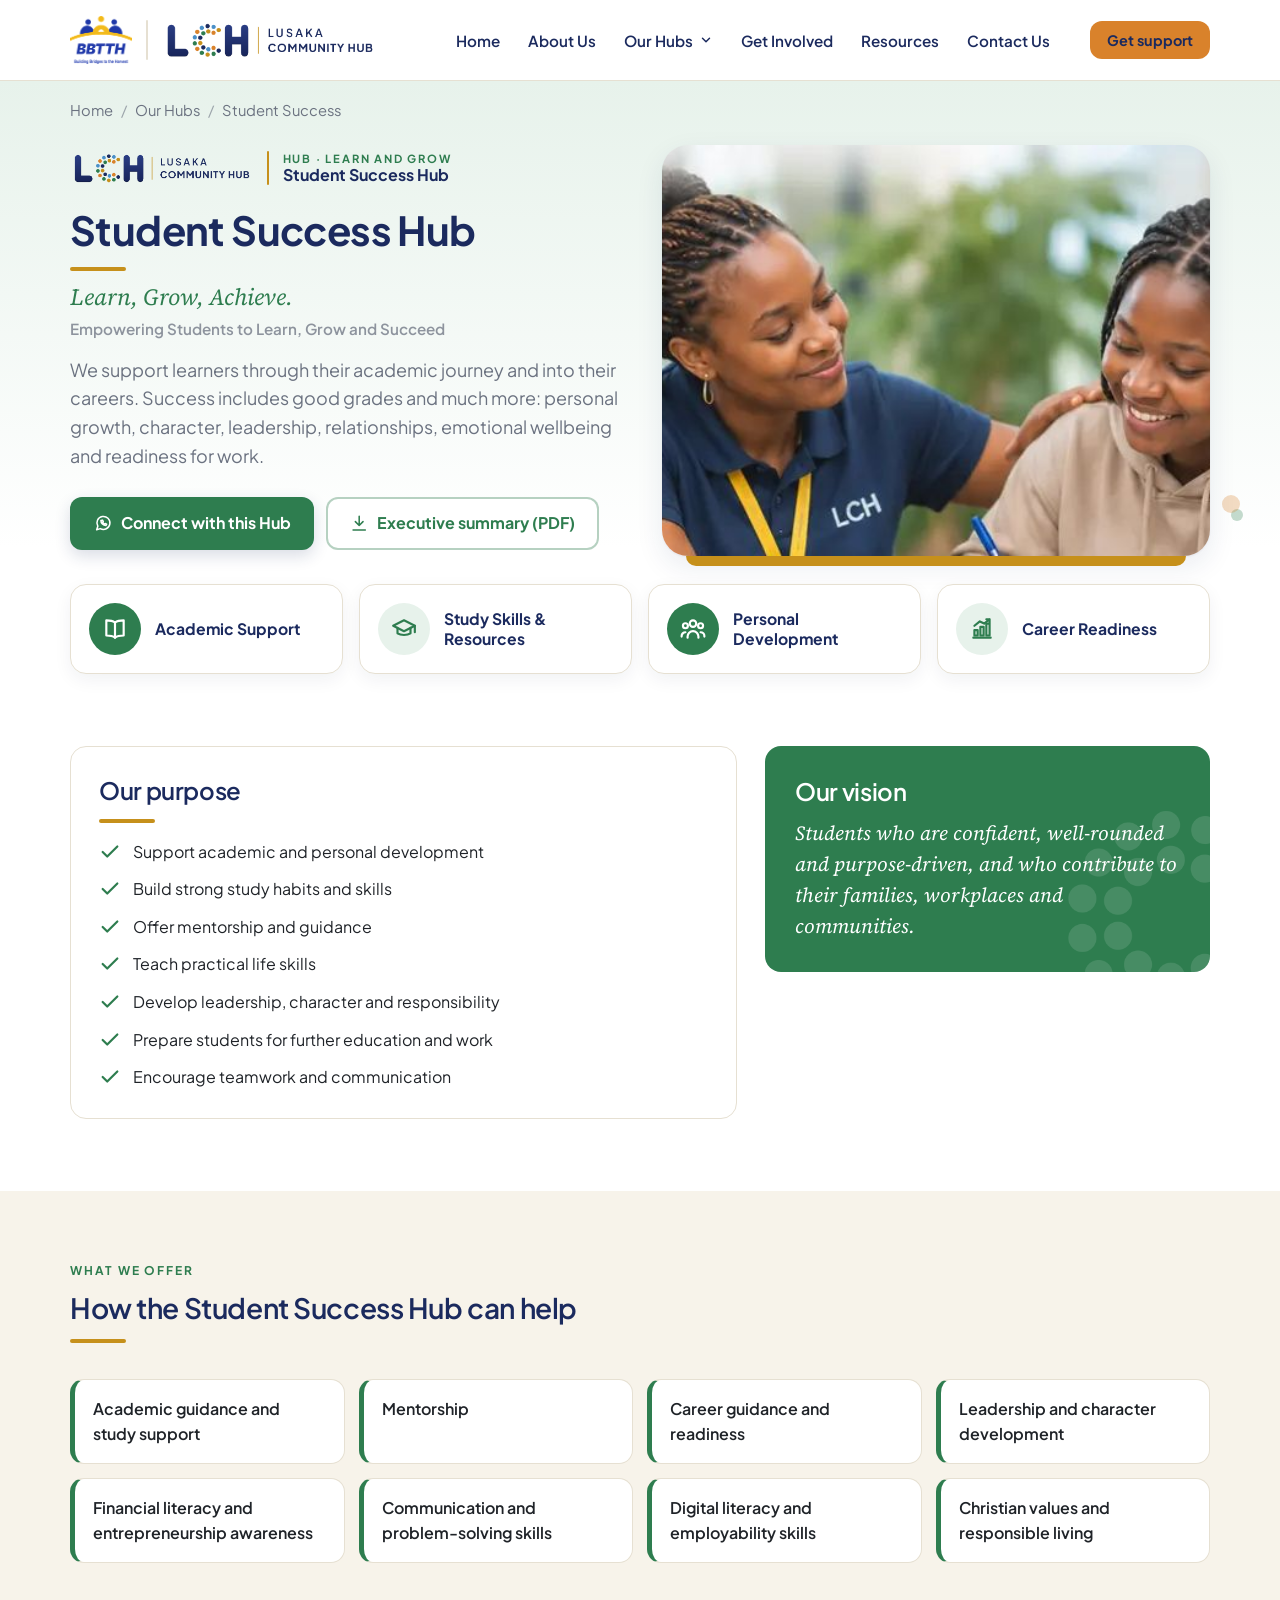
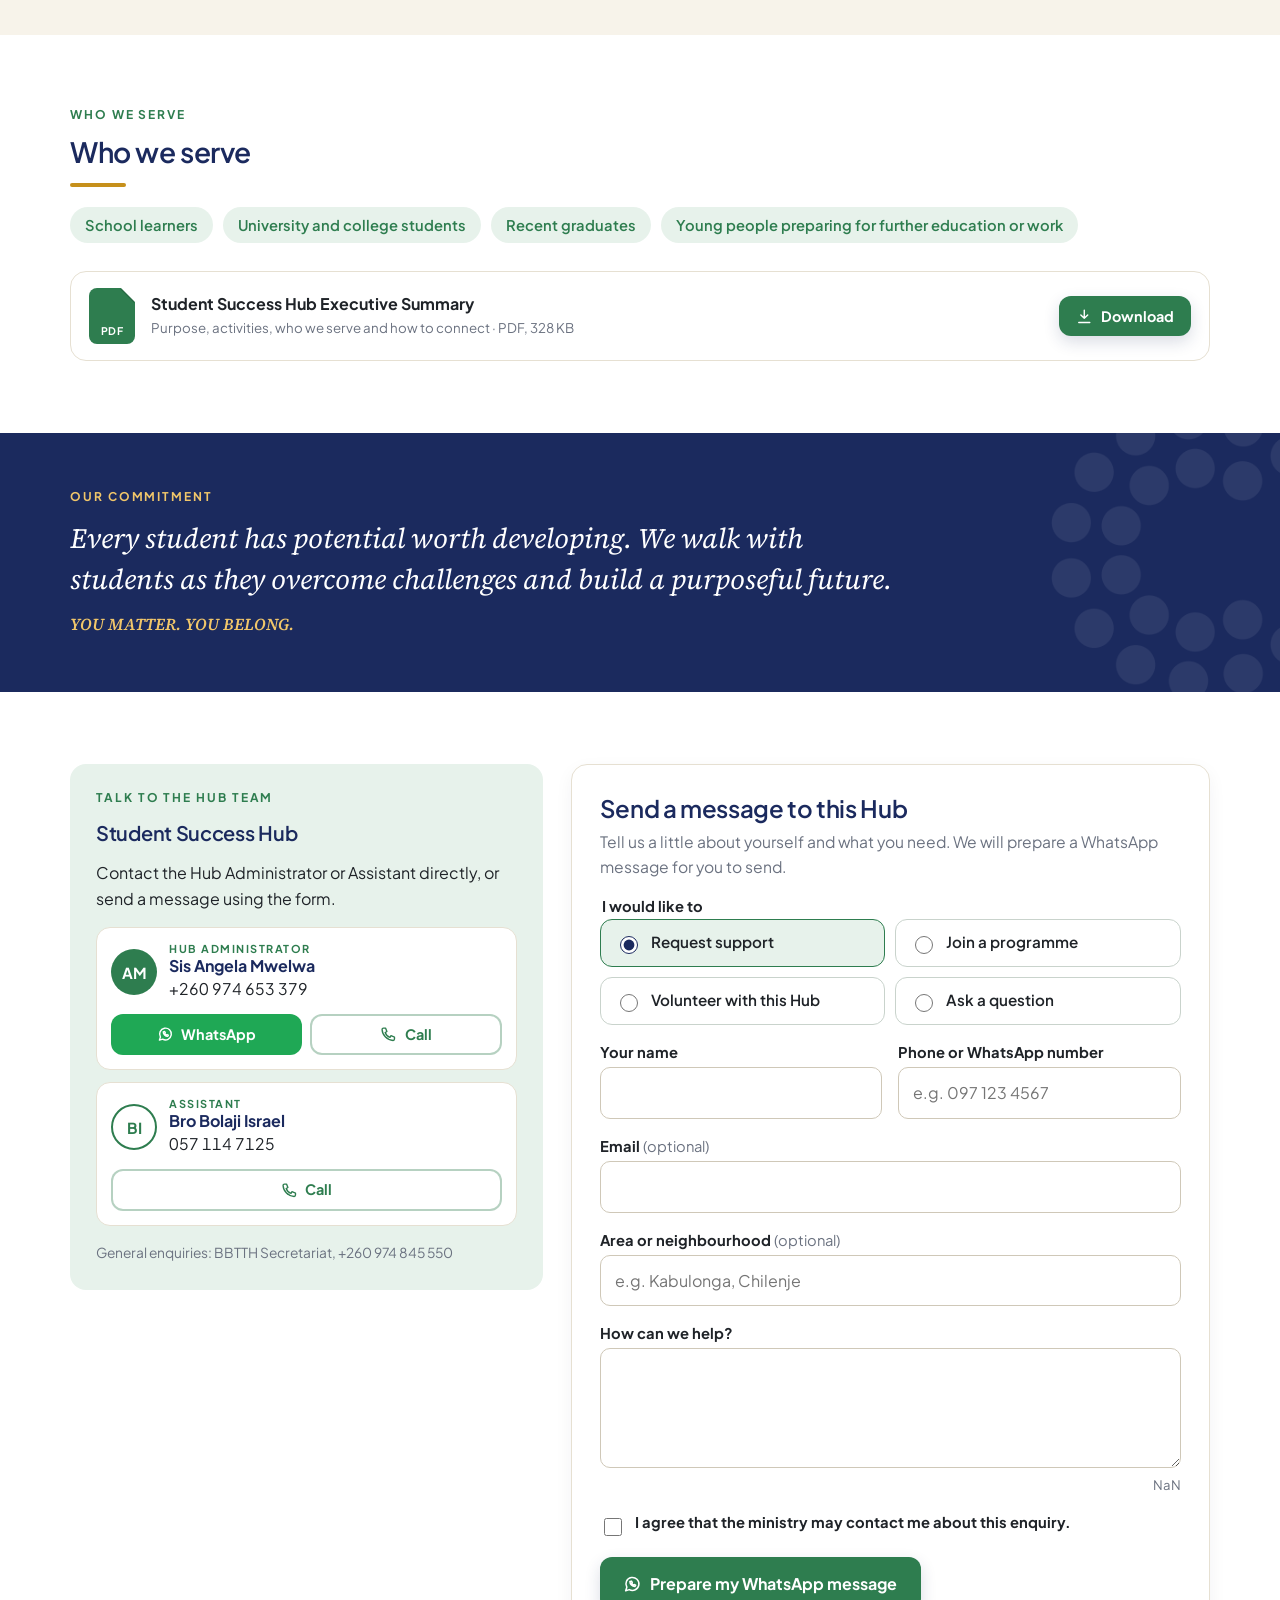
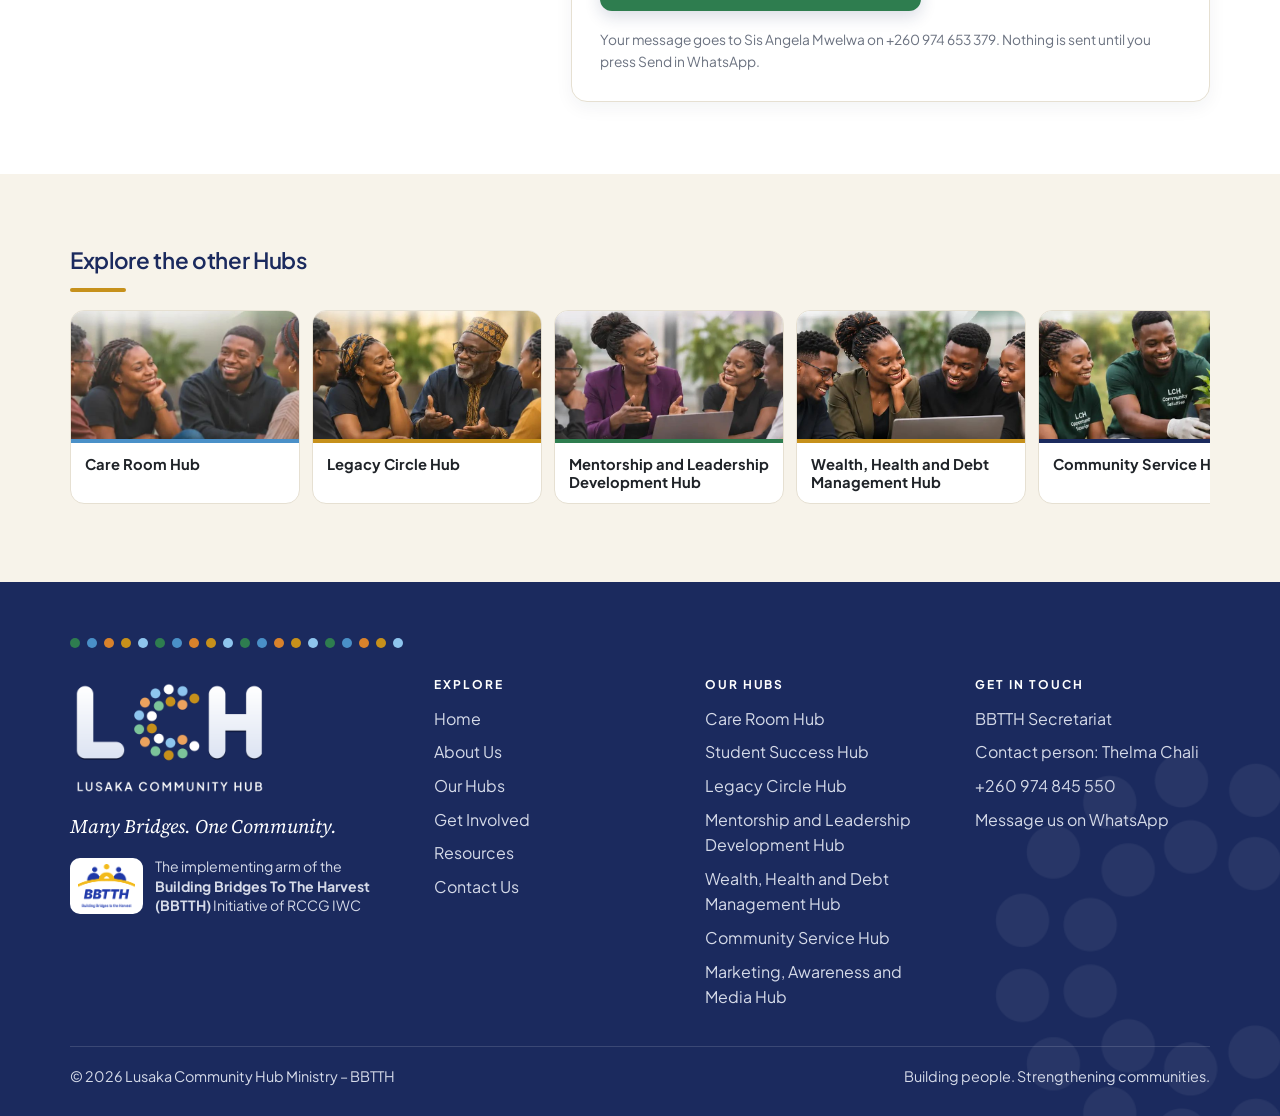
<file: hubs/student-success.html>
<!DOCTYPE html>
<html lang="en-GB">
<head>
<meta charset="utf-8">
<script>document.documentElement.classList.add("js")</script>
<meta name="viewport" content="width=device-width, initial-scale=1">
<title>Student Success Hub · Lusaka Community Hub Ministry</title>
<meta name="description" content="Student Success Hub: Learn, Grow, Achieve. Academic guidance, mentorship, life skills and career readiness for learners and young people.">
<meta property="og:title" content="Student Success Hub · Lusaka Community Hub Ministry">
<meta property="og:description" content="Student Success Hub: Learn, Grow, Achieve. Academic guidance, mentorship, life skills and career readiness for learners and young people.">
<meta property="og:type" content="website">

<meta name="theme-color" content="#1B2A5E">
<link rel="icon" type="image/png" sizes="32x32" href="../img/favicon-32.png">
<link rel="icon" type="image/png" sizes="48x48" href="../img/favicon-48.png">
<link rel="apple-touch-icon" href="../img/apple-touch-icon.png">
<link rel="preload" href="../assets/fonts/plus-jakarta-sans-latin-400-normal.woff2" as="font" type="font/woff2" crossorigin>
<link rel="preload" href="../assets/fonts/plus-jakarta-sans-latin-700-normal.woff2" as="font" type="font/woff2" crossorigin>
<link rel="stylesheet" href="../assets/site.css">
</head>
<body data-site="Lusaka Community Hub Ministry" style="--accent:#2E7D4F;--accent-tint:#E7F2EB;--accent-text:#2E7D4F;--btn:#2E7D4F;--btn-ink:#FFFFFF">
<a class="skip" href="#main">Skip to content</a>
<header class="site-header">
  <div class="wrap nav">
    <a class="brand" href="../index.html" aria-label="BBTTH Initiative and Lusaka Community Hub Ministry, home"><img class="logo-bbtth" src="../img/logo-bbtth.png" alt="BBTTH, Building Bridges To The Harvest" width="260" height="202"><span class="sep" aria-hidden="true"></span><img class="logo-lch" src="../img/lch-logo-horizontal.png" alt="LCH Lusaka Community Hub" width="709" height="132"><img class="logo-mono" src="../img/lch-monogram.png" alt="LCH Lusaka Community Hub" width="284" height="120"></a>
    <nav aria-label="Main"><ul class="nav-links"><li><a href="../index.html">Home</a></li><li><a href="../about.html">About Us</a></li><li><button class="navbtn is-active" id="hubsBtn" aria-expanded="false" aria-controls="mega">Our Hubs <svg viewBox="0 0 24 24" fill="none" stroke="currentColor" stroke-width="2.5" stroke-linecap="round" stroke-linejoin="round" aria-hidden="true"><path d="m6 9 6 6 6-6"/></svg></button><div class="mega" id="mega" role="menu"><a role="menuitem" href="../hubs/care-room.html"><span class="dot" style="background:#4A90C8"></span><span><b>Care Room Hub</b><small>A Safe Space to Be Heard, Supported and Empowered.</small></span></a><a role="menuitem" href="../hubs/student-success.html"><span class="dot" style="background:#2E7D4F"></span><span><b>Student Success Hub</b><small>Learn, Grow, Achieve.</small></span></a><a role="menuitem" href="../hubs/legacy-circle.html"><span class="dot" style="background:#C6901B"></span><span><b>Legacy Circle Hub</b><small>People. Purpose. Lasting Impact.</small></span></a><a role="menuitem" href="../hubs/mentorship-leadership.html"><span class="dot" style="background:#2E7D4F"></span><span><b>Mentorship and Leadership Development Hub</b><small>Guide. Equip. Empower.</small></span></a><a role="menuitem" href="../hubs/wealth-health-debt.html"><span class="dot" style="background:#C6901B"></span><span><b>Wealth, Health and Debt Management Hub</b><small>Manage. Improve. Grow.</small></span></a><a role="menuitem" href="../hubs/community-service.html"><span class="dot" style="background:#1B2A5E"></span><span><b>Community Service Hub</b><small>Serve. Uplift. Create Impact.</small></span></a><a role="menuitem" href="../hubs/marketing-media.html"><span class="dot" style="background:#1B2A5E"></span><span><b>Marketing, Awareness and Media Hub</b><small>Create. Communicate. Amplify.</small></span></a><a role="menuitem" class="all" href="../hubs.html">See all seven Hubs <svg viewBox="0 0 24 24" fill="none" stroke="currentColor" stroke-width="2.2" stroke-linecap="round" stroke-linejoin="round" aria-hidden="true"><path d="M5 12h14M13 6l6 6-6 6"/></svg></a></div></li><li><a href="../get-involved.html">Get Involved</a></li><li><a href="../resources.html">Resources</a></li><li><a href="../contact.html">Contact Us</a></li></ul></nav>
    <a class="btn btn-gold btn-sm nav-cta" href="../hubs/care-room.html">Get support</a>
    <button class="menu-toggle" id="menuToggle" aria-label="Open menu" aria-expanded="false" aria-controls="drawer"><svg viewBox="0 0 24 24" fill="none" stroke="currentColor" stroke-width="2" stroke-linecap="round" stroke-linejoin="round" aria-hidden="true"><path d="M4 7h16M4 12h16M4 17h16"/></svg></button>
  </div>
</header>
<div class="drawer" id="drawer" aria-hidden="true">
  <div class="drawer-backdrop" data-close></div>
  <nav class="drawer-panel" aria-label="Site menu">
    <div class="row"><a class="brand" href="../index.html" aria-label="BBTTH Initiative and Lusaka Community Hub Ministry, home"><img class="logo-bbtth" src="../img/logo-bbtth.png" alt="BBTTH, Building Bridges To The Harvest" width="260" height="202"><span class="sep" aria-hidden="true"></span><img class="logo-lch" src="../img/lch-logo-horizontal.png" alt="LCH Lusaka Community Hub" width="709" height="132"><img class="logo-mono" src="../img/lch-monogram.png" alt="LCH Lusaka Community Hub" width="284" height="120"></a><button class="icon-btn" data-close aria-label="Close menu"><svg viewBox="0 0 24 24" fill="none" stroke="currentColor" stroke-width="2" stroke-linecap="round" stroke-linejoin="round" aria-hidden="true"><path d="M6 6l12 12M18 6 6 18"/></svg></button></div>
    <a href="../index.html">Home</a><a href="../about.html">About Us</a><a href="../hubs.html" aria-current=page>Our Hubs</a><a href="../get-involved.html">Get Involved</a><a href="../resources.html">Resources</a><a href="../contact.html">Contact Us</a>
    <div class="group">Our Hubs</div>
    <a href="../hubs/care-room.html"><span class="dot" style="background:#4A90C8"></span>Care Room Hub</a><a href="../hubs/student-success.html"><span class="dot" style="background:#2E7D4F"></span>Student Success Hub</a><a href="../hubs/legacy-circle.html"><span class="dot" style="background:#C6901B"></span>Legacy Circle Hub</a><a href="../hubs/mentorship-leadership.html"><span class="dot" style="background:#2E7D4F"></span>Mentorship and Leadership Development Hub</a><a href="../hubs/wealth-health-debt.html"><span class="dot" style="background:#C6901B"></span>Wealth, Health and Debt Management Hub</a><a href="../hubs/community-service.html"><span class="dot" style="background:#1B2A5E"></span>Community Service Hub</a><a href="../hubs/marketing-media.html"><span class="dot" style="background:#1B2A5E"></span>Marketing, Awareness and Media Hub</a>
    <a class="btn btn-gold" style="justify-content:center;margin-top:14px" href="https://wa.me/260974845550" target="_blank" rel="noopener"><svg viewBox="0 0 24 24" fill="none" stroke="currentColor" stroke-width="2" stroke-linecap="round" stroke-linejoin="round" aria-hidden="true"><path d="M3.5 20.5 5 16a8.5 8.5 0 1 1 3.2 3.1Z"/><path d="M9 8.5c0 3.5 3 6.5 6.5 6.5l1-1.6-2-1-1 .8a4.5 4.5 0 0 1-2.2-2.2l.8-1-1-2Z"/></svg> WhatsApp the Secretariat</a>
  </nav>
</div>
<main id="main" tabindex="-1">

<section class="hub-hero" style="padding-top:0"><div class="float-dots" aria-hidden="true"><i style="left:62.9%;top:15.1%;width:14px;height:14px;background:var(--growth);animation-delay:-6.7s;animation-duration:10.7s"></i><i style="left:52.9%;top:54.3%;width:12px;height:12px;background:var(--sky);animation-delay:-11.2s;animation-duration:16.1s"></i><i style="left:62.2%;top:53.2%;width:12px;height:12px;background:var(--copper);animation-delay:-10.9s;animation-duration:16.6s"></i><i style="left:64.0%;top:89.0%;width:8px;height:8px;background:var(--gold);animation-delay:-11.6s;animation-duration:16.5s"></i><i style="left:88.8%;top:23.0%;width:12px;height:12px;background:#8EC5EE;animation-delay:-4.1s;animation-duration:16.9s"></i><i style="left:96.2%;top:80.7%;width:12px;height:12px;background:var(--growth);animation-delay:-1.2s;animation-duration:14.8s"></i><i style="left:82.9%;top:50.5%;width:10px;height:10px;background:var(--sky);animation-delay:-3.5s;animation-duration:12.2s"></i><i style="left:95.5%;top:78.0%;width:18px;height:18px;background:var(--copper);animation-delay:-11.8s;animation-duration:10.1s"></i><i style="left:65.4%;top:68.0%;width:12px;height:12px;background:var(--gold);animation-delay:-11.9s;animation-duration:14.1s"></i><i style="left:71.0%;top:58.7%;width:14px;height:14px;background:#8EC5EE;animation-delay:-6.3s;animation-duration:11.9s"></i><i style="left:63.9%;top:76.2%;width:8px;height:8px;background:var(--growth);animation-delay:-0.6s;animation-duration:15.0s"></i><i style="left:64.9%;top:53.0%;width:14px;height:14px;background:var(--sky);animation-delay:-9.8s;animation-duration:11.2s"></i></div>
  <div class="wrap">
    <nav class="crumbs" aria-label="Breadcrumb"><a href="../index.html">Home</a><span>/</span><a href="../hubs.html">Our Hubs</a><span>/</span><span aria-current="page" style="margin:0;opacity:1">Student Success</span></nav>
    <div class="hub-hero-grid">
      <div>
        <div class="lockup"><img src="../img/lch-logo-horizontal.png" alt="LCH Lusaka Community Hub" width="709" height="132"><span class="rule" aria-hidden="true"></span>
          <span><small>HUB · LEARN AND GROW</small><b>Student Success Hub</b></span></div>
        <h1 style="margin-top:22px">Student Success Hub</h1>
        <p class="slogan">Learn, Grow, Achieve.</p>
        <p class="tag">Empowering Students to Learn, Grow and Succeed</p>
        <p class="lead">We support learners through their academic journey and into their careers. Success includes good grades and much more: personal growth, character, leadership, relationships, emotional wellbeing and readiness for work.</p>
        <div class="btn-row">
          <a class="btn btn-primary" href="#connect"><svg viewBox="0 0 24 24" fill="none" stroke="currentColor" stroke-width="2" stroke-linecap="round" stroke-linejoin="round" aria-hidden="true"><path d="M3.5 20.5 5 16a8.5 8.5 0 1 1 3.2 3.1Z"/><path d="M9 8.5c0 3.5 3 6.5 6.5 6.5l1-1.6-2-1-1 .8a4.5 4.5 0 0 1-2.2-2.2l.8-1-1-2Z"/></svg> Connect with this Hub</a>
          <a class="btn btn-ghost" href="../downloads/lch-student-success-executive-summary.pdf" download><svg viewBox="0 0 24 24" fill="none" stroke="currentColor" stroke-width="2" stroke-linecap="round" stroke-linejoin="round" aria-hidden="true"><path d="M12 3v12M7 10l5 5 5-5M4 21h16"/></svg> Executive summary (PDF)</a>
        </div>
      </div>
      <div class="hub-photo"><div class="frame"><img src="../img/hub-student.jpg" alt="Members of the Student Success Hub in conversation" width="825" height="340"></div></div>
    </div>
  </div>
</section>
<div class="wrap"><div class="highlights stagger" style=""><div class="hl"><span class="ic"><svg viewBox="0 0 24 24" fill="none" stroke="currentColor" stroke-width="2" stroke-linecap="round" stroke-linejoin="round" aria-hidden="true"><path d="M12 6c-2-1.5-5-2-8-2v14c3 0 6 .5 8 2 2-1.5 5-2 8-2V4c-3 0-6 .5-8 2Z"/><path d="M12 6v14"/></svg></span><b>Academic Support</b></div><div class="hl"><span class="ic"><svg viewBox="0 0 24 24" fill="none" stroke="currentColor" stroke-width="2" stroke-linecap="round" stroke-linejoin="round" aria-hidden="true"><path d="m2 9 10-5 10 5-10 5Z"/><path d="M6 11v5c3 2 9 2 12 0v-5M22 9v6"/></svg></span><b>Study Skills &amp; Resources</b></div><div class="hl"><span class="ic"><svg viewBox="0 0 24 24" fill="none" stroke="currentColor" stroke-width="2" stroke-linecap="round" stroke-linejoin="round" aria-hidden="true"><circle cx="12" cy="7" r="3"/><circle cx="5" cy="9" r="2.3"/><circle cx="19" cy="9" r="2.3"/><path d="M7 20v-1a5 5 0 0 1 10 0v1M1.5 19v-.5A3.5 3.5 0 0 1 5 15M22.5 19v-.5A3.5 3.5 0 0 0 19 15"/></svg></span><b>Personal Development</b></div><div class="hl"><span class="ic"><svg viewBox="0 0 24 24" fill="none" stroke="currentColor" stroke-width="2" stroke-linecap="round" stroke-linejoin="round" aria-hidden="true"><path d="M4 20h16"/><rect x="5" y="13" width="3" height="5"/><rect x="10.5" y="10" width="3" height="8"/><rect x="16" y="7" width="3" height="11"/><path d="m5 9 5-4 4 2 5-4M16 3h3v3"/></svg></span><b>Career Readiness</b></div></div></div>

<section>
  <div class="wrap two-col">
    <div class="panel"><h2>Our purpose</h2><ul class="checks"><li><svg viewBox="0 0 24 24" fill="none" stroke="currentColor" stroke-width="2.4" stroke-linecap="round" stroke-linejoin="round" aria-hidden="true"><path d="M20 6 9 17l-5-5"/></svg><span>Support academic and personal development</span></li><li><svg viewBox="0 0 24 24" fill="none" stroke="currentColor" stroke-width="2.4" stroke-linecap="round" stroke-linejoin="round" aria-hidden="true"><path d="M20 6 9 17l-5-5"/></svg><span>Build strong study habits and skills</span></li><li><svg viewBox="0 0 24 24" fill="none" stroke="currentColor" stroke-width="2.4" stroke-linecap="round" stroke-linejoin="round" aria-hidden="true"><path d="M20 6 9 17l-5-5"/></svg><span>Offer mentorship and guidance</span></li><li><svg viewBox="0 0 24 24" fill="none" stroke="currentColor" stroke-width="2.4" stroke-linecap="round" stroke-linejoin="round" aria-hidden="true"><path d="M20 6 9 17l-5-5"/></svg><span>Teach practical life skills</span></li><li><svg viewBox="0 0 24 24" fill="none" stroke="currentColor" stroke-width="2.4" stroke-linecap="round" stroke-linejoin="round" aria-hidden="true"><path d="M20 6 9 17l-5-5"/></svg><span>Develop leadership, character and responsibility</span></li><li><svg viewBox="0 0 24 24" fill="none" stroke="currentColor" stroke-width="2.4" stroke-linecap="round" stroke-linejoin="round" aria-hidden="true"><path d="M20 6 9 17l-5-5"/></svg><span>Prepare students for further education and work</span></li><li><svg viewBox="0 0 24 24" fill="none" stroke="currentColor" stroke-width="2.4" stroke-linecap="round" stroke-linejoin="round" aria-hidden="true"><path d="M20 6 9 17l-5-5"/></svg><span>Encourage teamwork and communication</span></li></ul></div>
    <div class="vision"><h2>Our vision</h2><p>Students who are confident, well-rounded and purpose-driven, and who contribute to their families, workplaces and communities.</p></div>
  </div>
</section>
<section class="section-tint">
  <div class="wrap">
    <div class="section-head reveal"><span class="eyebrow">What we offer</span><h2>How the Student Success Hub can help</h2></div>
    <ul class="offer-grid stagger"><li>Academic guidance and study support</li><li>Mentorship</li><li>Career guidance and readiness</li><li>Leadership and character development</li><li>Financial literacy and entrepreneurship awareness</li><li>Communication and problem-solving skills</li><li>Digital literacy and employability skills</li><li>Christian values and responsible living</li></ul>
    
  </div>
</section>
<section>
  <div class="wrap">
    <div class="section-head reveal" style="margin-bottom:20px"><span class="eyebrow">Who we serve</span><h2>Who we serve</h2></div>
    <ul class="chips"><li>School learners</li><li>University and college students</li><li>Recent graduates</li><li>Young people preparing for further education or work</li></ul>
    
    <div style="margin-top:28px"><div class="dl" style="--accent:#2E7D4F">
  <span class="file" aria-hidden="true">PDF</span>
  <span class="meta"><b>Student Success Hub Executive Summary</b><small>Purpose, activities, who we serve and how to connect · PDF, 328 KB</small></span>
  <a class="btn btn-primary btn-sm" href="../downloads/lch-student-success-executive-summary.pdf" download><svg viewBox="0 0 24 24" fill="none" stroke="currentColor" stroke-width="2" stroke-linecap="round" stroke-linejoin="round" aria-hidden="true"><path d="M12 3v12M7 10l5 5 5-5M4 21h16"/></svg> Download</a>
</div></div>
  </div>
</section>
<section class="commit">
  <div class="wrap"><blockquote><span class="eyebrow">Our commitment</span><p>Every student has potential worth developing. We walk with students as they overcome challenges and build a purposeful future.</p><span class="belong">YOU MATTER. YOU BELONG.</span></blockquote></div>
</section>
<section id="connect" aria-label="Connect with this Hub">
  <div class="wrap connect"><div class="contact-card">
  <span class="eyebrow">Talk to the Hub team</span>
  <h3>Student Success Hub</h3>
  <p>Contact the Hub Administrator or Assistant directly, or send a message using the form.</p>
  <div class="team"><div class="person">
    <span class="av" aria-hidden="true">AM</span>
    <span><small>Hub Administrator</small><b>Sis Angela Mwelwa</b><span class="num">+260 974 653 379</span></span>
    <div class="acts"><a class="btn btn-wa btn-sm" href="https://wa.me/260974653379" target="_blank" rel="noopener"><svg viewBox="0 0 24 24" fill="none" stroke="currentColor" stroke-width="2" stroke-linecap="round" stroke-linejoin="round" aria-hidden="true"><path d="M3.5 20.5 5 16a8.5 8.5 0 1 1 3.2 3.1Z"/><path d="M9 8.5c0 3.5 3 6.5 6.5 6.5l1-1.6-2-1-1 .8a4.5 4.5 0 0 1-2.2-2.2l.8-1-1-2Z"/></svg> WhatsApp</a><a class="btn btn-ghost btn-sm" href="tel:+260974653379"><svg viewBox="0 0 24 24" fill="none" stroke="currentColor" stroke-width="2" stroke-linecap="round" stroke-linejoin="round" aria-hidden="true"><path d="M5 3h3l2 5-2.5 1.5a11 11 0 0 0 7 7L16 14l5 2v3a2 2 0 0 1-2 2A17 17 0 0 1 3 5a2 2 0 0 1 2-2Z"/></svg> Call</a></div>
  </div><div class="person alt">
    <span class="av" aria-hidden="true">BI</span>
    <span><small>Assistant</small><b>Bro Bolaji Israel</b><span class="num">057 114 7125</span></span>
    <div class="acts"><a class="btn btn-ghost btn-sm" href="tel:0571147125"><svg viewBox="0 0 24 24" fill="none" stroke="currentColor" stroke-width="2" stroke-linecap="round" stroke-linejoin="round" aria-hidden="true"><path d="M5 3h3l2 5-2.5 1.5a11 11 0 0 0 7 7L16 14l5 2v3a2 2 0 0 1-2 2A17 17 0 0 1 3 5a2 2 0 0 1 2-2Z"/></svg> Call</a></div>
  </div></div>
  <p class="hint">General enquiries: BBTTH Secretariat, +260 974 845 550</p>
</div><form class="card-form" id="f-student" novalidate data-wa data-to="+260974653379" data-to-label="Sis Angela Mwelwa">
  <div><h2 style="font-size:1.5rem">Send a message to this Hub</h2><p class="hint" style="margin-top:6px;font-size:.98rem">Tell us a little about yourself and what you need. We will prepare a WhatsApp message for you to send.</p></div>
  <div class="form-alert" role="alert" data-alert></div>
  <fieldset class="field" data-field="purpose" data-required>
  <legend>I would like to</legend>
  <div class="radio-cards"><label><input type="radio" name="purpose" id="f-student-purpose-0" value="Request support" data-key="support" data-label="I would like to" checked> <span>Request support</span></label><label><input type="radio" name="purpose" id="f-student-purpose-1" value="Join a programme" data-key="programme" data-label="I would like to"> <span>Join a programme</span></label><label><input type="radio" name="purpose" id="f-student-purpose-2" value="Volunteer with this Hub" data-key="volunteer" data-label="I would like to"> <span>Volunteer with this Hub</span></label><label><input type="radio" name="purpose" id="f-student-purpose-3" value="Ask a question" data-key="question" data-label="I would like to"> <span>Ask a question</span></label></div>
  <span class="err" data-err></span>
</fieldset><input type="hidden" name="hub" value="Student Success Hub" data-label="Hub"><div class="form-row"><div class="field" data-field="name">
  <label for="f-student-name">Your name</label>
  <input id="f-student-name" name="name" type="text" maxlength="80" data-label="Your name" data-kind="name" autocomplete="name" required>
  <span class="err" data-err></span>
</div><div class="field" data-field="phone">
  <label for="f-student-phone">Phone or WhatsApp number</label>
  <input id="f-student-phone" name="phone" type="tel" maxlength="20" data-label="Phone or WhatsApp number" data-kind="phone" inputmode="tel" autocomplete="tel" placeholder="e.g. 097 123 4567" required>
  <span class="err" data-err></span>
</div></div><div class="field" data-field="email">
  <label for="f-student-email">Email <span class="opt">(optional)</span></label>
  <input id="f-student-email" name="email" type="email" maxlength="120" data-label="Email" data-kind="email" inputmode="email" autocomplete="email">
  <span class="err" data-err></span>
</div><div class="field" data-field="area">
  <label for="f-student-area">Area or neighbourhood <span class="opt">(optional)</span></label>
  <input id="f-student-area" name="area" type="text" maxlength="80" data-label="Area or neighbourhood" placeholder="e.g. Kabulonga, Chilenje">
  <span class="err" data-err></span>
</div><div class="field" data-field="message" data-msg="Tell us a little more so we can help.">
  <label for="f-student-msg">How can we help?</label>
  <textarea id="f-student-msg" name="message" maxlength="600" minlength="10" required data-label="Message"></textarea>
  <span class="count" data-count>0 / 600</span>
  <span class="err" data-err></span>
</div>
  <div class="field" data-field="consent" data-msg="Tick the box so we can contact you.">
    <label class="consent"><input type="checkbox" name="consent" id="f-student-consent" required> <span>I agree that the ministry may contact me about this enquiry.</span></label>
    <span class="err" data-err></span>
  </div>
  <div class="btn-row"><button class="btn btn-primary" type="submit"><svg viewBox="0 0 24 24" fill="none" stroke="currentColor" stroke-width="2" stroke-linecap="round" stroke-linejoin="round" aria-hidden="true"><path d="M3.5 20.5 5 16a8.5 8.5 0 1 1 3.2 3.1Z"/><path d="M9 8.5c0 3.5 3 6.5 6.5 6.5l1-1.6-2-1-1 .8a4.5 4.5 0 0 1-2.2-2.2l.8-1-1-2Z"/></svg> Prepare my WhatsApp message</button></div>
  <p class="hint">Your message goes to Sis Angela Mwelwa on +260 974 653 379. Nothing is sent until you press Send in WhatsApp.</p>
</form>
<div class="success" id="f-student-ok" hidden tabindex="-1">
  <h3><svg viewBox="0 0 24 24" fill="none" stroke="currentColor" stroke-width="2.4" stroke-linecap="round" stroke-linejoin="round" aria-hidden="true"><path d="M20 6 9 17l-5-5"/></svg> Your message is ready</h3>
  <p class="meta">Press <b>Open WhatsApp</b> to open WhatsApp with your message filled in, then press Send. If WhatsApp doesn't open, copy the message and send it to <b>+260 974 653 379</b>.</p>
  
  <pre data-preview></pre>
  <div class="btn-row">
    <a class="btn btn-wa" data-wa target="_blank" rel="noopener"><svg viewBox="0 0 24 24" fill="none" stroke="currentColor" stroke-width="2" stroke-linecap="round" stroke-linejoin="round" aria-hidden="true"><path d="M3.5 20.5 5 16a8.5 8.5 0 1 1 3.2 3.1Z"/><path d="M9 8.5c0 3.5 3 6.5 6.5 6.5l1-1.6-2-1-1 .8a4.5 4.5 0 0 1-2.2-2.2l.8-1-1-2Z"/></svg> Open WhatsApp</a>
    
    <button class="btn btn-ghost" type="button" data-copy><svg viewBox="0 0 24 24" fill="none" stroke="currentColor" stroke-width="2" stroke-linecap="round" stroke-linejoin="round" aria-hidden="true"><rect x="9" y="9" width="12" height="12" rx="2"/><path d="M5 15V5a2 2 0 0 1 2-2h10"/></svg> Copy message</button>
    <button class="btn btn-ghost" type="button" data-edit>Edit message</button>
  </div>
</div></div>
</section>
<section class="section-tint" aria-labelledby="more-h">
  <div class="wrap">
    <div class="section-head reveal" style="margin-bottom:18px"><h2 id="more-h" style="font-size:1.4rem">Explore the other Hubs</h2></div>
    <div class="more-hubs"><a href="care-room.html" style="--c:#4A90C8"><img src="../img/hub-care.jpg" alt="" loading="lazy" width="825" height="340"><div>Care Room Hub</div></a><a href="legacy-circle.html" style="--c:#C6901B"><img src="../img/hub-legacy.jpg" alt="" loading="lazy" width="825" height="340"><div>Legacy Circle Hub</div></a><a href="mentorship-leadership.html" style="--c:#2E7D4F"><img src="../img/hub-mentorship.jpg" alt="" loading="lazy" width="825" height="340"><div>Mentorship and Leadership Development Hub</div></a><a href="wealth-health-debt.html" style="--c:#C6901B"><img src="../img/hub-wealth.jpg" alt="" loading="lazy" width="825" height="340"><div>Wealth, Health and Debt Management Hub</div></a><a href="community-service.html" style="--c:#1B2A5E"><img src="../img/hub-community.jpg" alt="" loading="lazy" width="825" height="340"><div>Community Service Hub</div></a><a href="marketing-media.html" style="--c:#1B2A5E"><img src="../img/hub-media.jpg" alt="" loading="lazy" width="825" height="340"><div>Marketing, Awareness and Media Hub</div></a></div>
  </div>
</section>
</main>
<footer class="on-dark">
  <div class="wrap">
    <div class="dot-row foot-dots" aria-hidden="true"><i></i><i></i><i></i><i></i><i></i><i></i><i></i><i></i><i></i><i></i><i></i><i></i><i></i><i></i><i></i><i></i><i></i><i></i><i></i><i></i></div>
    <div class="foot">
      <div class="foot-brand">
        <img class="lch" src="../img/lch-logo-reversed.png" alt="LCH Lusaka Community Hub" width="480" height="290">
        <p class="tagline">Many Bridges. One Community.</p>
        <div class="foot-bbtth">
          <span class="plate"><img src="../img/logo-bbtth.png" alt="BBTTH, Building Bridges To The Harvest" width="260" height="202"></span>
          <small>The implementing arm of the <b>Building Bridges To The Harvest (BBTTH)</b> Initiative of RCCG IWC</small>
        </div>
      </div>
      <div><h4>Explore</h4><ul><li><a href="../index.html">Home</a></li><li><a href="../about.html">About Us</a></li><li><a href="../hubs.html">Our Hubs</a></li><li><a href="../get-involved.html">Get Involved</a></li><li><a href="../resources.html">Resources</a></li><li><a href="../contact.html">Contact Us</a></li></ul></div>
      <div><h4>Our Hubs</h4><ul><li><a href="../hubs/care-room.html">Care Room Hub</a></li><li><a href="../hubs/student-success.html">Student Success Hub</a></li><li><a href="../hubs/legacy-circle.html">Legacy Circle Hub</a></li><li><a href="../hubs/mentorship-leadership.html">Mentorship and Leadership Development Hub</a></li><li><a href="../hubs/wealth-health-debt.html">Wealth, Health and Debt Management Hub</a></li><li><a href="../hubs/community-service.html">Community Service Hub</a></li><li><a href="../hubs/marketing-media.html">Marketing, Awareness and Media Hub</a></li></ul></div>
      <div><h4>Get in touch</h4><ul><li>BBTTH Secretariat</li><li>Contact person: Thelma Chali</li><li><a href="tel:+260974845550">+260 974 845 550</a></li><li><a href="https://wa.me/260974845550" target="_blank" rel="noopener">Message us on WhatsApp</a></li></ul></div>
    </div>
    <div class="foot-bottom">
      <span>© <span data-year>2026</span> Lusaka Community Hub Ministry – BBTTH</span>
      <span>Building people. Strengthening communities.</span>
    </div>
  </div>
</footer>
<script src="../assets/site.js" defer></script>
</body>
</html>
</file>
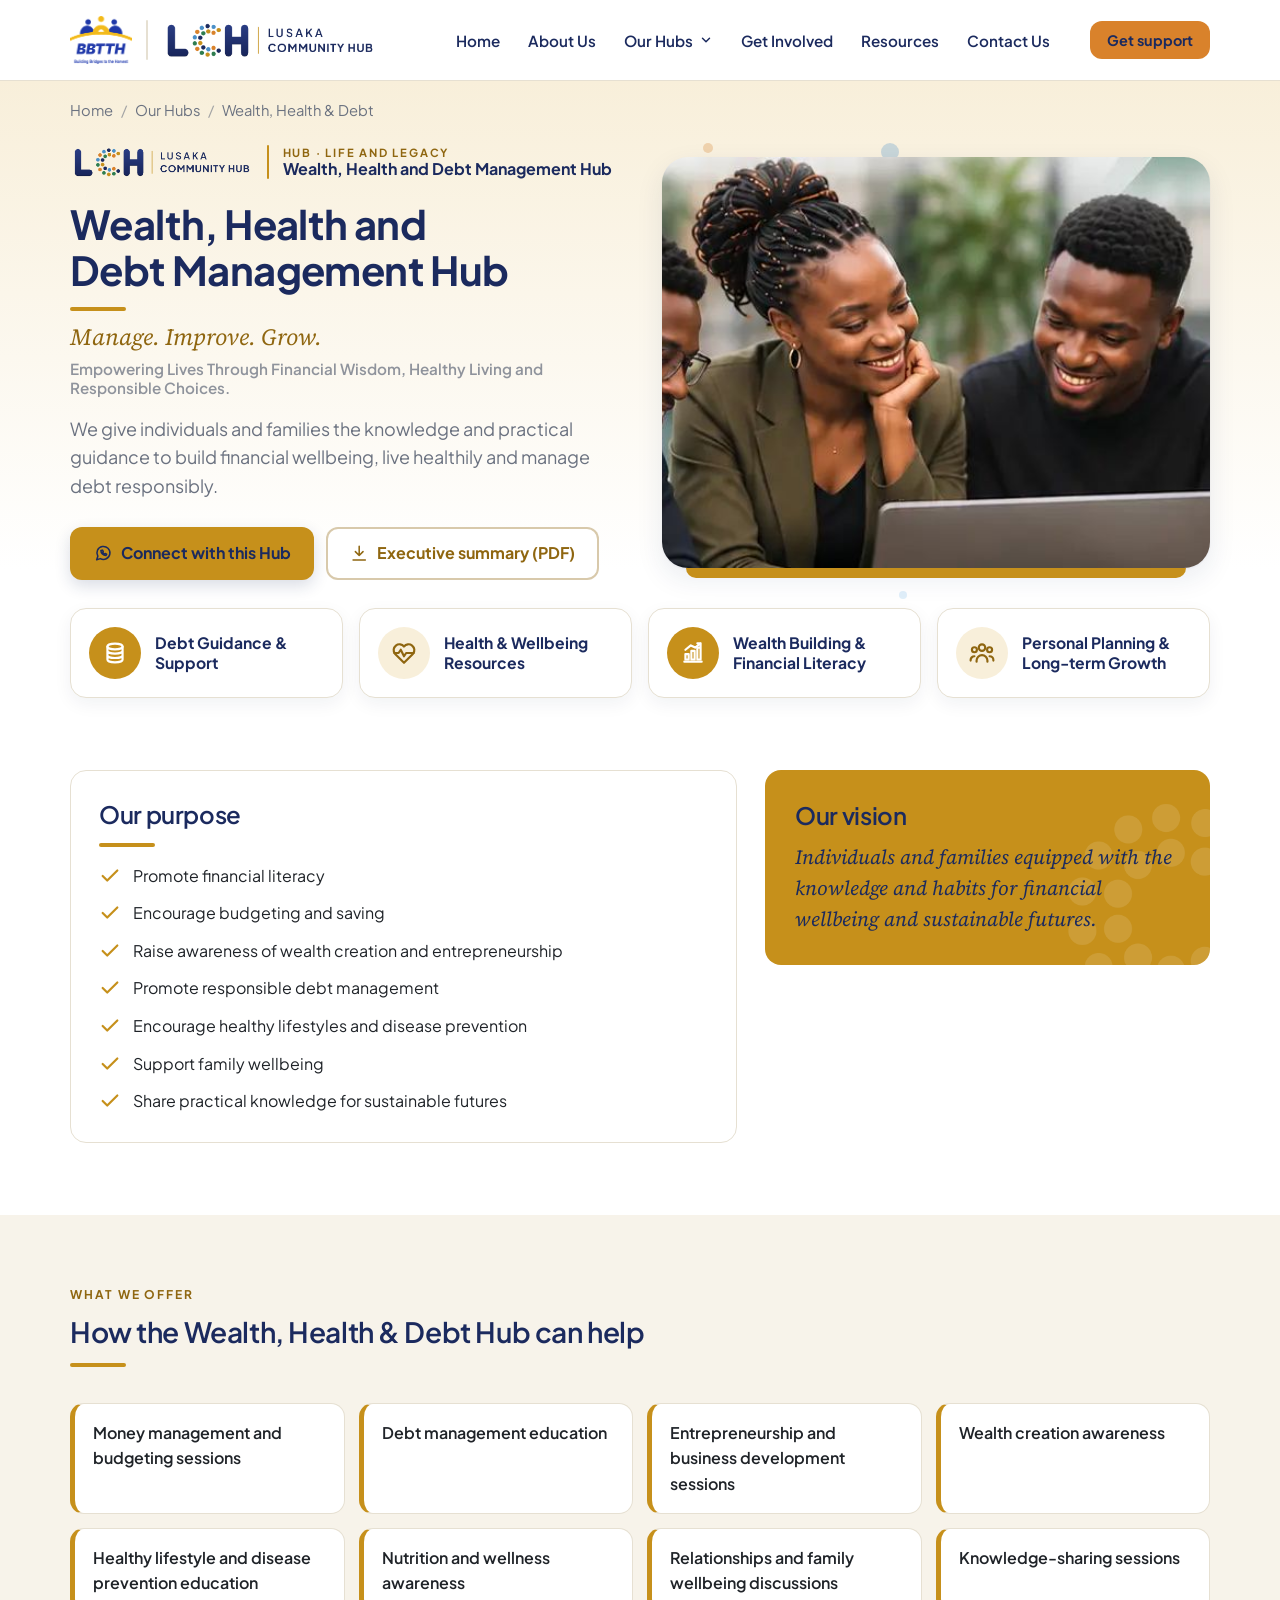
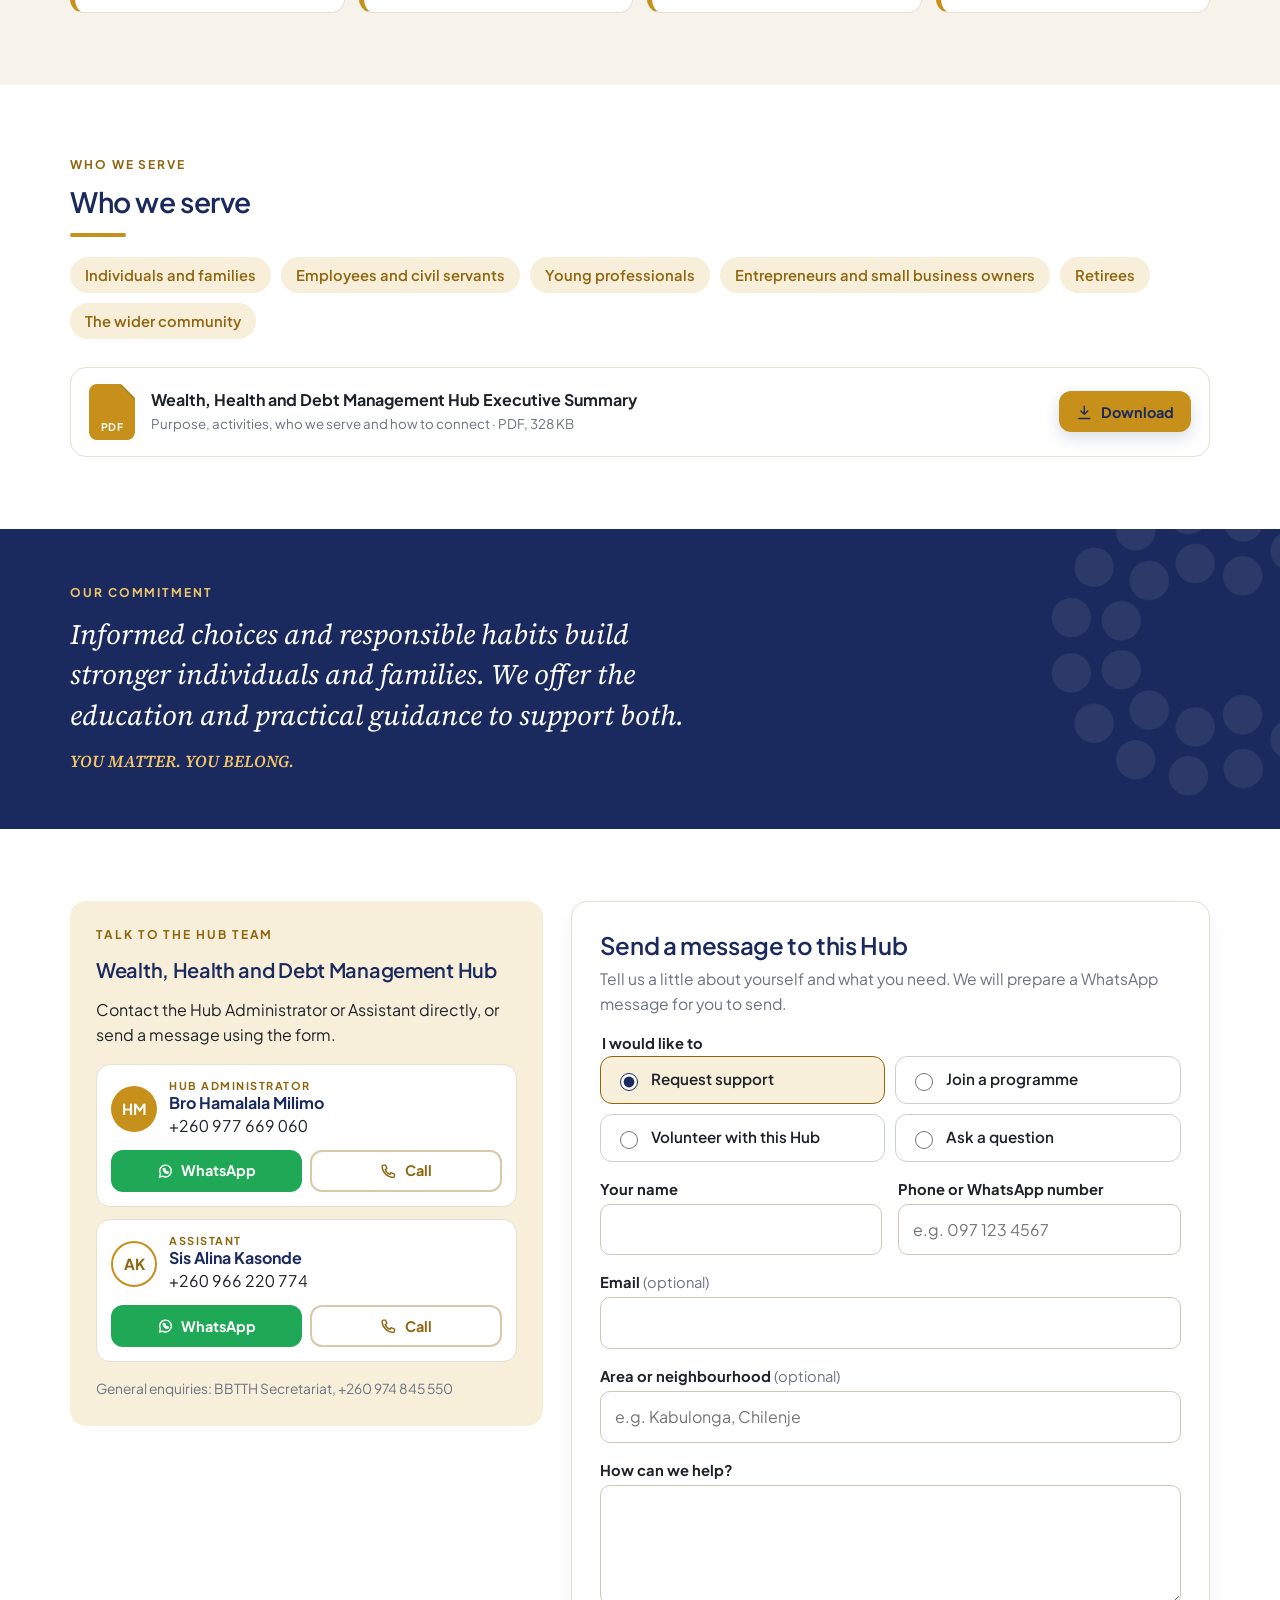
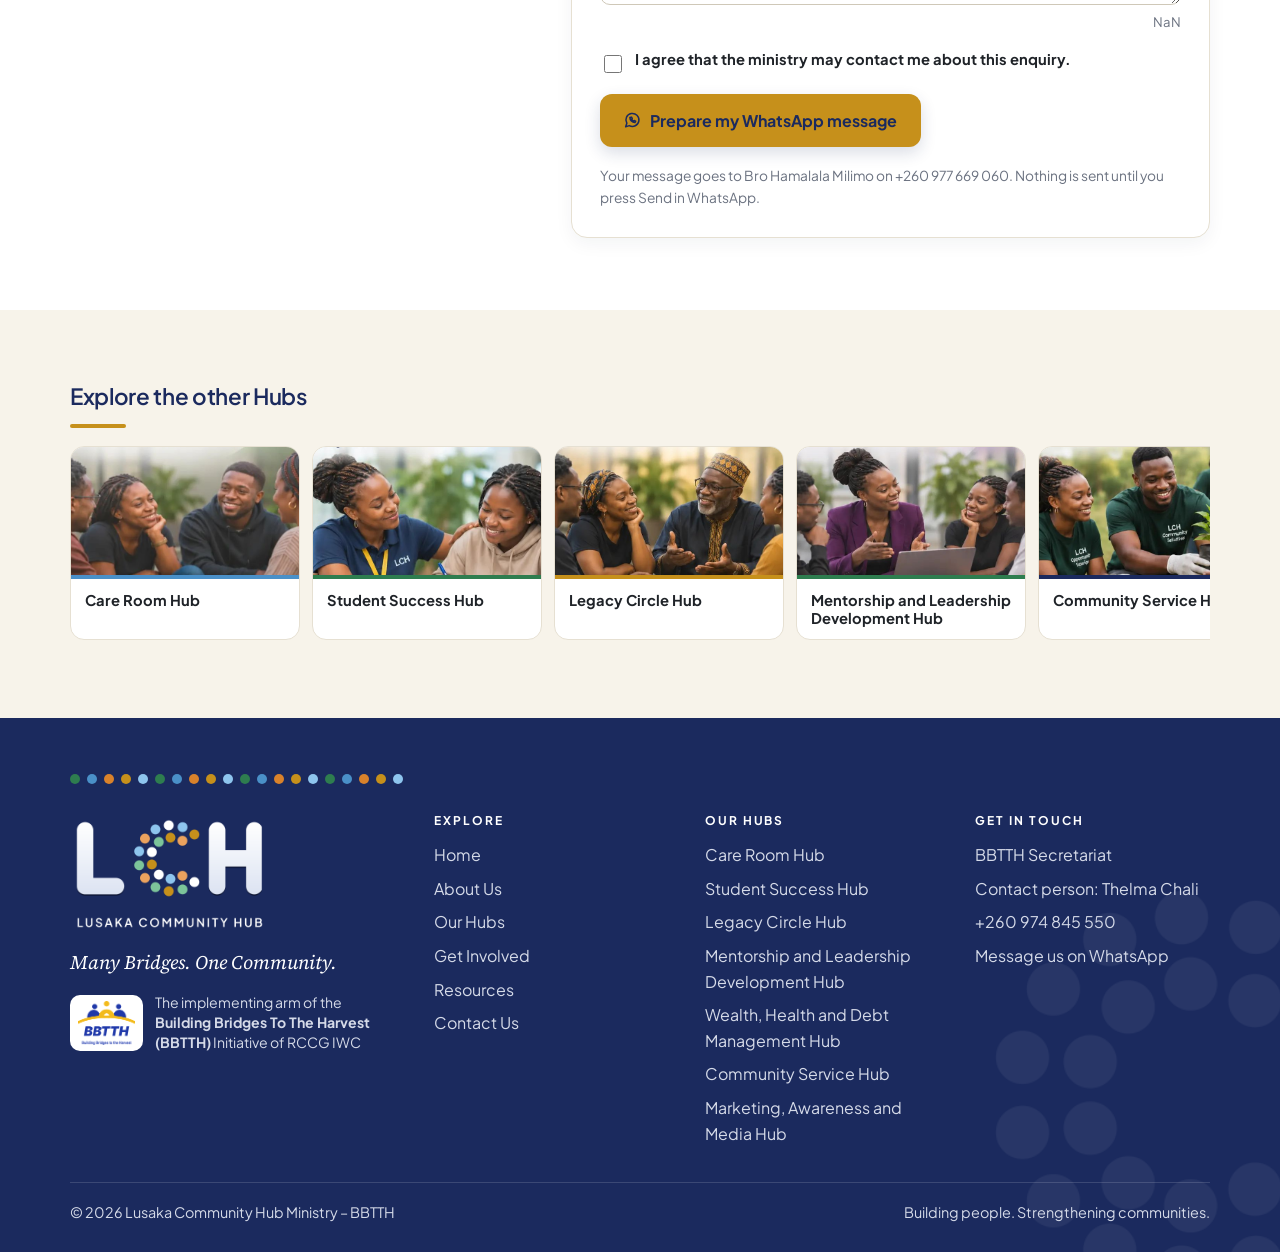
<file: hubs/wealth-health-debt.html>
<!DOCTYPE html>
<html lang="en-GB">
<head>
<meta charset="utf-8">
<script>document.documentElement.classList.add("js")</script>
<meta name="viewport" content="width=device-width, initial-scale=1">
<title>Wealth, Health and Debt Management Hub · Lusaka Community Hub Ministry</title>
<meta name="description" content="Wealth, Health and Debt Management Hub: Manage. Improve. Grow. Financial literacy, budgeting, debt management and healthy living for individuals and families.">
<meta property="og:title" content="Wealth, Health and Debt Management Hub · Lusaka Community Hub Ministry">
<meta property="og:description" content="Wealth, Health and Debt Management Hub: Manage. Improve. Grow. Financial literacy, budgeting, debt management and healthy living for individuals and families.">
<meta property="og:type" content="website">

<meta name="theme-color" content="#1B2A5E">
<link rel="icon" type="image/png" sizes="32x32" href="../img/favicon-32.png">
<link rel="icon" type="image/png" sizes="48x48" href="../img/favicon-48.png">
<link rel="apple-touch-icon" href="../img/apple-touch-icon.png">
<link rel="preload" href="../assets/fonts/plus-jakarta-sans-latin-400-normal.woff2" as="font" type="font/woff2" crossorigin>
<link rel="preload" href="../assets/fonts/plus-jakarta-sans-latin-700-normal.woff2" as="font" type="font/woff2" crossorigin>
<link rel="stylesheet" href="../assets/site.css">
</head>
<body data-site="Lusaka Community Hub Ministry" style="--accent:#C6901B;--accent-tint:#F8EFDA;--accent-text:#8F6610;--btn:#C6901B;--btn-ink:#1B2A5E">
<a class="skip" href="#main">Skip to content</a>
<header class="site-header">
  <div class="wrap nav">
    <a class="brand" href="../index.html" aria-label="BBTTH Initiative and Lusaka Community Hub Ministry, home"><img class="logo-bbtth" src="../img/logo-bbtth.png" alt="BBTTH, Building Bridges To The Harvest" width="260" height="202"><span class="sep" aria-hidden="true"></span><img class="logo-lch" src="../img/lch-logo-horizontal.png" alt="LCH Lusaka Community Hub" width="709" height="132"><img class="logo-mono" src="../img/lch-monogram.png" alt="LCH Lusaka Community Hub" width="284" height="120"></a>
    <nav aria-label="Main"><ul class="nav-links"><li><a href="../index.html">Home</a></li><li><a href="../about.html">About Us</a></li><li><button class="navbtn is-active" id="hubsBtn" aria-expanded="false" aria-controls="mega">Our Hubs <svg viewBox="0 0 24 24" fill="none" stroke="currentColor" stroke-width="2.5" stroke-linecap="round" stroke-linejoin="round" aria-hidden="true"><path d="m6 9 6 6 6-6"/></svg></button><div class="mega" id="mega" role="menu"><a role="menuitem" href="../hubs/care-room.html"><span class="dot" style="background:#4A90C8"></span><span><b>Care Room Hub</b><small>A Safe Space to Be Heard, Supported and Empowered.</small></span></a><a role="menuitem" href="../hubs/student-success.html"><span class="dot" style="background:#2E7D4F"></span><span><b>Student Success Hub</b><small>Learn, Grow, Achieve.</small></span></a><a role="menuitem" href="../hubs/legacy-circle.html"><span class="dot" style="background:#C6901B"></span><span><b>Legacy Circle Hub</b><small>People. Purpose. Lasting Impact.</small></span></a><a role="menuitem" href="../hubs/mentorship-leadership.html"><span class="dot" style="background:#2E7D4F"></span><span><b>Mentorship and Leadership Development Hub</b><small>Guide. Equip. Empower.</small></span></a><a role="menuitem" href="../hubs/wealth-health-debt.html"><span class="dot" style="background:#C6901B"></span><span><b>Wealth, Health and Debt Management Hub</b><small>Manage. Improve. Grow.</small></span></a><a role="menuitem" href="../hubs/community-service.html"><span class="dot" style="background:#1B2A5E"></span><span><b>Community Service Hub</b><small>Serve. Uplift. Create Impact.</small></span></a><a role="menuitem" href="../hubs/marketing-media.html"><span class="dot" style="background:#1B2A5E"></span><span><b>Marketing, Awareness and Media Hub</b><small>Create. Communicate. Amplify.</small></span></a><a role="menuitem" class="all" href="../hubs.html">See all seven Hubs <svg viewBox="0 0 24 24" fill="none" stroke="currentColor" stroke-width="2.2" stroke-linecap="round" stroke-linejoin="round" aria-hidden="true"><path d="M5 12h14M13 6l6 6-6 6"/></svg></a></div></li><li><a href="../get-involved.html">Get Involved</a></li><li><a href="../resources.html">Resources</a></li><li><a href="../contact.html">Contact Us</a></li></ul></nav>
    <a class="btn btn-gold btn-sm nav-cta" href="../hubs/care-room.html">Get support</a>
    <button class="menu-toggle" id="menuToggle" aria-label="Open menu" aria-expanded="false" aria-controls="drawer"><svg viewBox="0 0 24 24" fill="none" stroke="currentColor" stroke-width="2" stroke-linecap="round" stroke-linejoin="round" aria-hidden="true"><path d="M4 7h16M4 12h16M4 17h16"/></svg></button>
  </div>
</header>
<div class="drawer" id="drawer" aria-hidden="true">
  <div class="drawer-backdrop" data-close></div>
  <nav class="drawer-panel" aria-label="Site menu">
    <div class="row"><a class="brand" href="../index.html" aria-label="BBTTH Initiative and Lusaka Community Hub Ministry, home"><img class="logo-bbtth" src="../img/logo-bbtth.png" alt="BBTTH, Building Bridges To The Harvest" width="260" height="202"><span class="sep" aria-hidden="true"></span><img class="logo-lch" src="../img/lch-logo-horizontal.png" alt="LCH Lusaka Community Hub" width="709" height="132"><img class="logo-mono" src="../img/lch-monogram.png" alt="LCH Lusaka Community Hub" width="284" height="120"></a><button class="icon-btn" data-close aria-label="Close menu"><svg viewBox="0 0 24 24" fill="none" stroke="currentColor" stroke-width="2" stroke-linecap="round" stroke-linejoin="round" aria-hidden="true"><path d="M6 6l12 12M18 6 6 18"/></svg></button></div>
    <a href="../index.html">Home</a><a href="../about.html">About Us</a><a href="../hubs.html" aria-current=page>Our Hubs</a><a href="../get-involved.html">Get Involved</a><a href="../resources.html">Resources</a><a href="../contact.html">Contact Us</a>
    <div class="group">Our Hubs</div>
    <a href="../hubs/care-room.html"><span class="dot" style="background:#4A90C8"></span>Care Room Hub</a><a href="../hubs/student-success.html"><span class="dot" style="background:#2E7D4F"></span>Student Success Hub</a><a href="../hubs/legacy-circle.html"><span class="dot" style="background:#C6901B"></span>Legacy Circle Hub</a><a href="../hubs/mentorship-leadership.html"><span class="dot" style="background:#2E7D4F"></span>Mentorship and Leadership Development Hub</a><a href="../hubs/wealth-health-debt.html"><span class="dot" style="background:#C6901B"></span>Wealth, Health and Debt Management Hub</a><a href="../hubs/community-service.html"><span class="dot" style="background:#1B2A5E"></span>Community Service Hub</a><a href="../hubs/marketing-media.html"><span class="dot" style="background:#1B2A5E"></span>Marketing, Awareness and Media Hub</a>
    <a class="btn btn-gold" style="justify-content:center;margin-top:14px" href="https://wa.me/260974845550" target="_blank" rel="noopener"><svg viewBox="0 0 24 24" fill="none" stroke="currentColor" stroke-width="2" stroke-linecap="round" stroke-linejoin="round" aria-hidden="true"><path d="M3.5 20.5 5 16a8.5 8.5 0 1 1 3.2 3.1Z"/><path d="M9 8.5c0 3.5 3 6.5 6.5 6.5l1-1.6-2-1-1 .8a4.5 4.5 0 0 1-2.2-2.2l.8-1-1-2Z"/></svg> WhatsApp the Secretariat</a>
  </nav>
</div>
<main id="main" tabindex="-1">

<section class="hub-hero" style="padding-top:0"><div class="float-dots" aria-hidden="true"><i style="left:66.9%;top:19.3%;width:8px;height:8px;background:var(--growth);animation-delay:-1.0s;animation-duration:14.3s"></i><i style="left:68.8%;top:11.1%;width:18px;height:18px;background:var(--sky);animation-delay:-3.0s;animation-duration:10.7s"></i><i style="left:71.2%;top:27.2%;width:18px;height:18px;background:var(--copper);animation-delay:-5.9s;animation-duration:16.6s"></i><i style="left:57.7%;top:25.6%;width:18px;height:18px;background:var(--gold);animation-delay:-13.3s;animation-duration:14.6s"></i><i style="left:70.2%;top:91.9%;width:8px;height:8px;background:#8EC5EE;animation-delay:-7.8s;animation-duration:11.1s"></i><i style="left:71.3%;top:53.6%;width:18px;height:18px;background:var(--growth);animation-delay:-4.3s;animation-duration:16.5s"></i><i style="left:60.3%;top:57.2%;width:10px;height:10px;background:var(--sky);animation-delay:-5.2s;animation-duration:14.4s"></i><i style="left:54.9%;top:11.2%;width:10px;height:10px;background:var(--copper);animation-delay:-6.9s;animation-duration:14.3s"></i><i style="left:87.8%;top:47.0%;width:14px;height:14px;background:var(--gold);animation-delay:-5.1s;animation-duration:12.0s"></i><i style="left:60.3%;top:74.6%;width:8px;height:8px;background:#8EC5EE;animation-delay:-8.0s;animation-duration:14.2s"></i><i style="left:92.3%;top:70.2%;width:12px;height:12px;background:var(--growth);animation-delay:-8.5s;animation-duration:10.6s"></i><i style="left:75.5%;top:20.5%;width:12px;height:12px;background:var(--sky);animation-delay:-2.1s;animation-duration:13.9s"></i></div>
  <div class="wrap">
    <nav class="crumbs" aria-label="Breadcrumb"><a href="../index.html">Home</a><span>/</span><a href="../hubs.html">Our Hubs</a><span>/</span><span aria-current="page" style="margin:0;opacity:1">Wealth, Health &amp; Debt</span></nav>
    <div class="hub-hero-grid">
      <div>
        <div class="lockup"><img src="../img/lch-logo-horizontal.png" alt="LCH Lusaka Community Hub" width="709" height="132"><span class="rule" aria-hidden="true"></span>
          <span><small>HUB · LIFE AND LEGACY</small><b>Wealth, Health and Debt Management Hub</b></span></div>
        <h1 style="margin-top:22px">Wealth, Health and Debt Management Hub</h1>
        <p class="slogan">Manage. Improve. Grow.</p>
        <p class="tag">Empowering Lives Through Financial Wisdom, Healthy Living and Responsible Choices.</p>
        <p class="lead">We give individuals and families the knowledge and practical guidance to build financial wellbeing, live healthily and manage debt responsibly.</p>
        <div class="btn-row">
          <a class="btn btn-primary" href="#connect"><svg viewBox="0 0 24 24" fill="none" stroke="currentColor" stroke-width="2" stroke-linecap="round" stroke-linejoin="round" aria-hidden="true"><path d="M3.5 20.5 5 16a8.5 8.5 0 1 1 3.2 3.1Z"/><path d="M9 8.5c0 3.5 3 6.5 6.5 6.5l1-1.6-2-1-1 .8a4.5 4.5 0 0 1-2.2-2.2l.8-1-1-2Z"/></svg> Connect with this Hub</a>
          <a class="btn btn-ghost" href="../downloads/lch-wealth-health-debt-executive-summary.pdf" download><svg viewBox="0 0 24 24" fill="none" stroke="currentColor" stroke-width="2" stroke-linecap="round" stroke-linejoin="round" aria-hidden="true"><path d="M12 3v12M7 10l5 5 5-5M4 21h16"/></svg> Executive summary (PDF)</a>
        </div>
      </div>
      <div class="hub-photo"><div class="frame"><img src="../img/hub-wealth.jpg" alt="Members of the Wealth, Health and Debt Management Hub in conversation" width="825" height="340"></div></div>
    </div>
  </div>
</section>
<div class="wrap"><div class="highlights stagger" style=""><div class="hl"><span class="ic"><svg viewBox="0 0 24 24" fill="none" stroke="currentColor" stroke-width="2" stroke-linecap="round" stroke-linejoin="round" aria-hidden="true"><ellipse cx="12" cy="6" rx="7" ry="2.6"/><path d="M5 6v4c0 1.4 3.1 2.6 7 2.6s7-1.2 7-2.6V6M5 10v4c0 1.4 3.1 2.6 7 2.6s7-1.2 7-2.6v-4M5 14v4c0 1.4 3.1 2.6 7 2.6s7-1.2 7-2.6v-4"/></svg></span><b>Debt Guidance &amp; Support</b></div><div class="hl"><span class="ic"><svg viewBox="0 0 24 24" fill="none" stroke="currentColor" stroke-width="2" stroke-linecap="round" stroke-linejoin="round" aria-hidden="true"><path d="M20.4 12.6 12 21l-8.4-8.4A5 5 0 0 1 12 6a5 5 0 0 1 8.4 6.6Z"/><path d="M3 12h4l2-3 3 6 2-3h7"/></svg></span><b>Health &amp; Wellbeing Resources</b></div><div class="hl"><span class="ic"><svg viewBox="0 0 24 24" fill="none" stroke="currentColor" stroke-width="2" stroke-linecap="round" stroke-linejoin="round" aria-hidden="true"><path d="M4 20h16"/><rect x="5" y="13" width="3" height="5"/><rect x="10.5" y="10" width="3" height="8"/><rect x="16" y="7" width="3" height="11"/><path d="m5 9 5-4 4 2 5-4M16 3h3v3"/></svg></span><b>Wealth Building &amp; Financial Literacy</b></div><div class="hl"><span class="ic"><svg viewBox="0 0 24 24" fill="none" stroke="currentColor" stroke-width="2" stroke-linecap="round" stroke-linejoin="round" aria-hidden="true"><circle cx="12" cy="7" r="3"/><circle cx="5" cy="9" r="2.3"/><circle cx="19" cy="9" r="2.3"/><path d="M7 20v-1a5 5 0 0 1 10 0v1M1.5 19v-.5A3.5 3.5 0 0 1 5 15M22.5 19v-.5A3.5 3.5 0 0 0 19 15"/></svg></span><b>Personal Planning &amp; Long-term Growth</b></div></div></div>

<section>
  <div class="wrap two-col">
    <div class="panel"><h2>Our purpose</h2><ul class="checks"><li><svg viewBox="0 0 24 24" fill="none" stroke="currentColor" stroke-width="2.4" stroke-linecap="round" stroke-linejoin="round" aria-hidden="true"><path d="M20 6 9 17l-5-5"/></svg><span>Promote financial literacy</span></li><li><svg viewBox="0 0 24 24" fill="none" stroke="currentColor" stroke-width="2.4" stroke-linecap="round" stroke-linejoin="round" aria-hidden="true"><path d="M20 6 9 17l-5-5"/></svg><span>Encourage budgeting and saving</span></li><li><svg viewBox="0 0 24 24" fill="none" stroke="currentColor" stroke-width="2.4" stroke-linecap="round" stroke-linejoin="round" aria-hidden="true"><path d="M20 6 9 17l-5-5"/></svg><span>Raise awareness of wealth creation and entrepreneurship</span></li><li><svg viewBox="0 0 24 24" fill="none" stroke="currentColor" stroke-width="2.4" stroke-linecap="round" stroke-linejoin="round" aria-hidden="true"><path d="M20 6 9 17l-5-5"/></svg><span>Promote responsible debt management</span></li><li><svg viewBox="0 0 24 24" fill="none" stroke="currentColor" stroke-width="2.4" stroke-linecap="round" stroke-linejoin="round" aria-hidden="true"><path d="M20 6 9 17l-5-5"/></svg><span>Encourage healthy lifestyles and disease prevention</span></li><li><svg viewBox="0 0 24 24" fill="none" stroke="currentColor" stroke-width="2.4" stroke-linecap="round" stroke-linejoin="round" aria-hidden="true"><path d="M20 6 9 17l-5-5"/></svg><span>Support family wellbeing</span></li><li><svg viewBox="0 0 24 24" fill="none" stroke="currentColor" stroke-width="2.4" stroke-linecap="round" stroke-linejoin="round" aria-hidden="true"><path d="M20 6 9 17l-5-5"/></svg><span>Share practical knowledge for sustainable futures</span></li></ul></div>
    <div class="vision"><h2>Our vision</h2><p>Individuals and families equipped with the knowledge and habits for financial wellbeing and sustainable futures.</p></div>
  </div>
</section>
<section class="section-tint">
  <div class="wrap">
    <div class="section-head reveal"><span class="eyebrow">What we offer</span><h2>How the Wealth, Health &amp; Debt Hub can help</h2></div>
    <ul class="offer-grid stagger"><li>Money management and budgeting sessions</li><li>Debt management education</li><li>Entrepreneurship and business development sessions</li><li>Wealth creation awareness</li><li>Healthy lifestyle and disease prevention education</li><li>Nutrition and wellness awareness</li><li>Relationships and family wellbeing discussions</li><li>Knowledge-sharing sessions</li></ul>
    
  </div>
</section>
<section>
  <div class="wrap">
    <div class="section-head reveal" style="margin-bottom:20px"><span class="eyebrow">Who we serve</span><h2>Who we serve</h2></div>
    <ul class="chips"><li>Individuals and families</li><li>Employees and civil servants</li><li>Young professionals</li><li>Entrepreneurs and small business owners</li><li>Retirees</li><li>The wider community</li></ul>
    
    <div style="margin-top:28px"><div class="dl" style="--accent:#C6901B">
  <span class="file" aria-hidden="true">PDF</span>
  <span class="meta"><b>Wealth, Health and Debt Management Hub Executive Summary</b><small>Purpose, activities, who we serve and how to connect · PDF, 328 KB</small></span>
  <a class="btn btn-primary btn-sm" href="../downloads/lch-wealth-health-debt-executive-summary.pdf" download><svg viewBox="0 0 24 24" fill="none" stroke="currentColor" stroke-width="2" stroke-linecap="round" stroke-linejoin="round" aria-hidden="true"><path d="M12 3v12M7 10l5 5 5-5M4 21h16"/></svg> Download</a>
</div></div>
  </div>
</section>
<section class="commit">
  <div class="wrap"><blockquote><span class="eyebrow">Our commitment</span><p>Informed choices and responsible habits build stronger individuals and families. We offer the education and practical guidance to support both.</p><span class="belong">YOU MATTER. YOU BELONG.</span></blockquote></div>
</section>
<section id="connect" aria-label="Connect with this Hub">
  <div class="wrap connect"><div class="contact-card">
  <span class="eyebrow">Talk to the Hub team</span>
  <h3>Wealth, Health and Debt Management Hub</h3>
  <p>Contact the Hub Administrator or Assistant directly, or send a message using the form.</p>
  <div class="team"><div class="person">
    <span class="av" aria-hidden="true">HM</span>
    <span><small>Hub Administrator</small><b>Bro Hamalala Milimo</b><span class="num">+260 977 669 060</span></span>
    <div class="acts"><a class="btn btn-wa btn-sm" href="https://wa.me/260977669060" target="_blank" rel="noopener"><svg viewBox="0 0 24 24" fill="none" stroke="currentColor" stroke-width="2" stroke-linecap="round" stroke-linejoin="round" aria-hidden="true"><path d="M3.5 20.5 5 16a8.5 8.5 0 1 1 3.2 3.1Z"/><path d="M9 8.5c0 3.5 3 6.5 6.5 6.5l1-1.6-2-1-1 .8a4.5 4.5 0 0 1-2.2-2.2l.8-1-1-2Z"/></svg> WhatsApp</a><a class="btn btn-ghost btn-sm" href="tel:+260977669060"><svg viewBox="0 0 24 24" fill="none" stroke="currentColor" stroke-width="2" stroke-linecap="round" stroke-linejoin="round" aria-hidden="true"><path d="M5 3h3l2 5-2.5 1.5a11 11 0 0 0 7 7L16 14l5 2v3a2 2 0 0 1-2 2A17 17 0 0 1 3 5a2 2 0 0 1 2-2Z"/></svg> Call</a></div>
  </div><div class="person alt">
    <span class="av" aria-hidden="true">AK</span>
    <span><small>Assistant</small><b>Sis Alina Kasonde</b><span class="num">+260 966 220 774</span></span>
    <div class="acts"><a class="btn btn-wa btn-sm" href="https://wa.me/260966220774" target="_blank" rel="noopener"><svg viewBox="0 0 24 24" fill="none" stroke="currentColor" stroke-width="2" stroke-linecap="round" stroke-linejoin="round" aria-hidden="true"><path d="M3.5 20.5 5 16a8.5 8.5 0 1 1 3.2 3.1Z"/><path d="M9 8.5c0 3.5 3 6.5 6.5 6.5l1-1.6-2-1-1 .8a4.5 4.5 0 0 1-2.2-2.2l.8-1-1-2Z"/></svg> WhatsApp</a><a class="btn btn-ghost btn-sm" href="tel:+260966220774"><svg viewBox="0 0 24 24" fill="none" stroke="currentColor" stroke-width="2" stroke-linecap="round" stroke-linejoin="round" aria-hidden="true"><path d="M5 3h3l2 5-2.5 1.5a11 11 0 0 0 7 7L16 14l5 2v3a2 2 0 0 1-2 2A17 17 0 0 1 3 5a2 2 0 0 1 2-2Z"/></svg> Call</a></div>
  </div></div>
  <p class="hint">General enquiries: BBTTH Secretariat, +260 974 845 550</p>
</div><form class="card-form" id="f-wealth" novalidate data-wa data-to="+260977669060" data-to-label="Bro Hamalala Milimo">
  <div><h2 style="font-size:1.5rem">Send a message to this Hub</h2><p class="hint" style="margin-top:6px;font-size:.98rem">Tell us a little about yourself and what you need. We will prepare a WhatsApp message for you to send.</p></div>
  <div class="form-alert" role="alert" data-alert></div>
  <fieldset class="field" data-field="purpose" data-required>
  <legend>I would like to</legend>
  <div class="radio-cards"><label><input type="radio" name="purpose" id="f-wealth-purpose-0" value="Request support" data-key="support" data-label="I would like to" checked> <span>Request support</span></label><label><input type="radio" name="purpose" id="f-wealth-purpose-1" value="Join a programme" data-key="programme" data-label="I would like to"> <span>Join a programme</span></label><label><input type="radio" name="purpose" id="f-wealth-purpose-2" value="Volunteer with this Hub" data-key="volunteer" data-label="I would like to"> <span>Volunteer with this Hub</span></label><label><input type="radio" name="purpose" id="f-wealth-purpose-3" value="Ask a question" data-key="question" data-label="I would like to"> <span>Ask a question</span></label></div>
  <span class="err" data-err></span>
</fieldset><input type="hidden" name="hub" value="Wealth, Health and Debt Management Hub" data-label="Hub"><div class="form-row"><div class="field" data-field="name">
  <label for="f-wealth-name">Your name</label>
  <input id="f-wealth-name" name="name" type="text" maxlength="80" data-label="Your name" data-kind="name" autocomplete="name" required>
  <span class="err" data-err></span>
</div><div class="field" data-field="phone">
  <label for="f-wealth-phone">Phone or WhatsApp number</label>
  <input id="f-wealth-phone" name="phone" type="tel" maxlength="20" data-label="Phone or WhatsApp number" data-kind="phone" inputmode="tel" autocomplete="tel" placeholder="e.g. 097 123 4567" required>
  <span class="err" data-err></span>
</div></div><div class="field" data-field="email">
  <label for="f-wealth-email">Email <span class="opt">(optional)</span></label>
  <input id="f-wealth-email" name="email" type="email" maxlength="120" data-label="Email" data-kind="email" inputmode="email" autocomplete="email">
  <span class="err" data-err></span>
</div><div class="field" data-field="area">
  <label for="f-wealth-area">Area or neighbourhood <span class="opt">(optional)</span></label>
  <input id="f-wealth-area" name="area" type="text" maxlength="80" data-label="Area or neighbourhood" placeholder="e.g. Kabulonga, Chilenje">
  <span class="err" data-err></span>
</div><div class="field" data-field="message" data-msg="Tell us a little more so we can help.">
  <label for="f-wealth-msg">How can we help?</label>
  <textarea id="f-wealth-msg" name="message" maxlength="600" minlength="10" required data-label="Message"></textarea>
  <span class="count" data-count>0 / 600</span>
  <span class="err" data-err></span>
</div>
  <div class="field" data-field="consent" data-msg="Tick the box so we can contact you.">
    <label class="consent"><input type="checkbox" name="consent" id="f-wealth-consent" required> <span>I agree that the ministry may contact me about this enquiry.</span></label>
    <span class="err" data-err></span>
  </div>
  <div class="btn-row"><button class="btn btn-primary" type="submit"><svg viewBox="0 0 24 24" fill="none" stroke="currentColor" stroke-width="2" stroke-linecap="round" stroke-linejoin="round" aria-hidden="true"><path d="M3.5 20.5 5 16a8.5 8.5 0 1 1 3.2 3.1Z"/><path d="M9 8.5c0 3.5 3 6.5 6.5 6.5l1-1.6-2-1-1 .8a4.5 4.5 0 0 1-2.2-2.2l.8-1-1-2Z"/></svg> Prepare my WhatsApp message</button></div>
  <p class="hint">Your message goes to Bro Hamalala Milimo on +260 977 669 060. Nothing is sent until you press Send in WhatsApp.</p>
</form>
<div class="success" id="f-wealth-ok" hidden tabindex="-1">
  <h3><svg viewBox="0 0 24 24" fill="none" stroke="currentColor" stroke-width="2.4" stroke-linecap="round" stroke-linejoin="round" aria-hidden="true"><path d="M20 6 9 17l-5-5"/></svg> Your message is ready</h3>
  <p class="meta">Press <b>Open WhatsApp</b> to open WhatsApp with your message filled in, then press Send. If WhatsApp doesn't open, copy the message and send it to <b>+260 977 669 060</b>.</p>
  
  <pre data-preview></pre>
  <div class="btn-row">
    <a class="btn btn-wa" data-wa target="_blank" rel="noopener"><svg viewBox="0 0 24 24" fill="none" stroke="currentColor" stroke-width="2" stroke-linecap="round" stroke-linejoin="round" aria-hidden="true"><path d="M3.5 20.5 5 16a8.5 8.5 0 1 1 3.2 3.1Z"/><path d="M9 8.5c0 3.5 3 6.5 6.5 6.5l1-1.6-2-1-1 .8a4.5 4.5 0 0 1-2.2-2.2l.8-1-1-2Z"/></svg> Open WhatsApp</a>
    
    <button class="btn btn-ghost" type="button" data-copy><svg viewBox="0 0 24 24" fill="none" stroke="currentColor" stroke-width="2" stroke-linecap="round" stroke-linejoin="round" aria-hidden="true"><rect x="9" y="9" width="12" height="12" rx="2"/><path d="M5 15V5a2 2 0 0 1 2-2h10"/></svg> Copy message</button>
    <button class="btn btn-ghost" type="button" data-edit>Edit message</button>
  </div>
</div></div>
</section>
<section class="section-tint" aria-labelledby="more-h">
  <div class="wrap">
    <div class="section-head reveal" style="margin-bottom:18px"><h2 id="more-h" style="font-size:1.4rem">Explore the other Hubs</h2></div>
    <div class="more-hubs"><a href="care-room.html" style="--c:#4A90C8"><img src="../img/hub-care.jpg" alt="" loading="lazy" width="825" height="340"><div>Care Room Hub</div></a><a href="student-success.html" style="--c:#2E7D4F"><img src="../img/hub-student.jpg" alt="" loading="lazy" width="825" height="340"><div>Student Success Hub</div></a><a href="legacy-circle.html" style="--c:#C6901B"><img src="../img/hub-legacy.jpg" alt="" loading="lazy" width="825" height="340"><div>Legacy Circle Hub</div></a><a href="mentorship-leadership.html" style="--c:#2E7D4F"><img src="../img/hub-mentorship.jpg" alt="" loading="lazy" width="825" height="340"><div>Mentorship and Leadership Development Hub</div></a><a href="community-service.html" style="--c:#1B2A5E"><img src="../img/hub-community.jpg" alt="" loading="lazy" width="825" height="340"><div>Community Service Hub</div></a><a href="marketing-media.html" style="--c:#1B2A5E"><img src="../img/hub-media.jpg" alt="" loading="lazy" width="825" height="340"><div>Marketing, Awareness and Media Hub</div></a></div>
  </div>
</section>
</main>
<footer class="on-dark">
  <div class="wrap">
    <div class="dot-row foot-dots" aria-hidden="true"><i></i><i></i><i></i><i></i><i></i><i></i><i></i><i></i><i></i><i></i><i></i><i></i><i></i><i></i><i></i><i></i><i></i><i></i><i></i><i></i></div>
    <div class="foot">
      <div class="foot-brand">
        <img class="lch" src="../img/lch-logo-reversed.png" alt="LCH Lusaka Community Hub" width="480" height="290">
        <p class="tagline">Many Bridges. One Community.</p>
        <div class="foot-bbtth">
          <span class="plate"><img src="../img/logo-bbtth.png" alt="BBTTH, Building Bridges To The Harvest" width="260" height="202"></span>
          <small>The implementing arm of the <b>Building Bridges To The Harvest (BBTTH)</b> Initiative of RCCG IWC</small>
        </div>
      </div>
      <div><h4>Explore</h4><ul><li><a href="../index.html">Home</a></li><li><a href="../about.html">About Us</a></li><li><a href="../hubs.html">Our Hubs</a></li><li><a href="../get-involved.html">Get Involved</a></li><li><a href="../resources.html">Resources</a></li><li><a href="../contact.html">Contact Us</a></li></ul></div>
      <div><h4>Our Hubs</h4><ul><li><a href="../hubs/care-room.html">Care Room Hub</a></li><li><a href="../hubs/student-success.html">Student Success Hub</a></li><li><a href="../hubs/legacy-circle.html">Legacy Circle Hub</a></li><li><a href="../hubs/mentorship-leadership.html">Mentorship and Leadership Development Hub</a></li><li><a href="../hubs/wealth-health-debt.html">Wealth, Health and Debt Management Hub</a></li><li><a href="../hubs/community-service.html">Community Service Hub</a></li><li><a href="../hubs/marketing-media.html">Marketing, Awareness and Media Hub</a></li></ul></div>
      <div><h4>Get in touch</h4><ul><li>BBTTH Secretariat</li><li>Contact person: Thelma Chali</li><li><a href="tel:+260974845550">+260 974 845 550</a></li><li><a href="https://wa.me/260974845550" target="_blank" rel="noopener">Message us on WhatsApp</a></li></ul></div>
    </div>
    <div class="foot-bottom">
      <span>© <span data-year>2026</span> Lusaka Community Hub Ministry – BBTTH</span>
      <span>Building people. Strengthening communities.</span>
    </div>
  </div>
</footer>
<script src="../assets/site.js" defer></script>
</body>
</html>
</file>
<file: assets/site.css>
/* Layout idea: a calm white canvas in the LCH green, navy and gold. Each hub page takes on its own flyer colour,
   so a visitor always knows which hub they are in. Photos sit in soft rounded frames with a gold wave accent. */
:root{
  --ink:#0f1f3d;          /* navy text, from the flyers */
  --green:#14572e;        /* LCH green */
  --gold:#f2b705;         /* LCH gold */
  --paper:#f5f7f4;        /* cool off-white section fill */
  --line:#dde4de;
  --muted:#4f5d73;
  --white:#ffffff;
  --accent:var(--green);  /* overridden per hub */
  --accent-tint:#e7f1e9;
  --accent-ink:#ffffff;
  --display:"Montserrat",system-ui,-apple-system,"Segoe UI",Roboto,sans-serif;
  --body:"Source Sans 3",system-ui,-apple-system,"Segoe UI",Roboto,sans-serif;
  --radius:18px;
  --shadow:0 1px 2px rgba(15,31,61,.06),0 8px 24px rgba(15,31,61,.08);
  --wrap:1180px;
  color-scheme:light;
}
*{box-sizing:border-box}
html{scroll-behavior:smooth;-webkit-text-size-adjust:100%}
body{margin:0;background:var(--white);color:var(--ink);font-family:var(--body);font-size:1.0625rem;line-height:1.6}
img{max-width:100%;display:block;height:auto}
a{color:inherit}
h1,h2,h3,h4{font-family:var(--display);line-height:1.15;margin:0;text-wrap:balance;letter-spacing:-.01em}
h1{font-size:clamp(2rem,5vw,3.4rem);font-weight:800}
h2{font-size:clamp(1.55rem,3.2vw,2.25rem);font-weight:800}
h3{font-size:1.15rem;font-weight:700}
p{margin:0}
.wrap{width:100%;max-width:var(--wrap);margin:0 auto;padding:0 20px}
.sr-only{position:absolute;width:1px;height:1px;overflow:hidden;clip:rect(0 0 0 0);white-space:nowrap}
:focus-visible{outline:3px solid var(--gold);outline-offset:3px;border-radius:6px}
.skip{position:absolute;left:12px;top:-60px;background:var(--ink);color:#fff;padding:10px 16px;border-radius:10px;z-index:100;text-decoration:none}
.skip:focus{top:12px}

/* ---------- Buttons ---------- */
.btn{display:inline-flex;align-items:center;justify-content:center;gap:.55em;font:700 1rem/1 var(--display);padding:.95em 1.35em;border-radius:999px;border:2px solid transparent;text-decoration:none;cursor:pointer;transition:transform .15s ease,background .15s ease,box-shadow .15s ease;white-space:nowrap}
.btn svg{width:1.15em;height:1.15em;flex:none}
.btn:hover{transform:translateY(-1px)}
.btn-primary{background:var(--accent);color:var(--accent-ink);box-shadow:0 6px 16px color-mix(in srgb,var(--accent) 30%,transparent)}
.btn-primary:hover{background:color-mix(in srgb,var(--accent) 88%,#000)}
.btn-gold{background:var(--gold);color:var(--ink)}
.btn-gold:hover{background:#ffc928}
.btn-ghost{background:transparent;border-color:color-mix(in srgb,var(--accent) 40%,transparent);color:var(--accent)}
.btn-ghost:hover{background:var(--accent-tint)}
.btn-wa{background:#1fa855;color:#fff}
.btn-wa:hover{background:#178c46}
.btn-sm{font-size:.9rem;padding:.7em 1.05em}
.btn-row{display:flex;flex-wrap:wrap;gap:12px}
.link-arrow{display:inline-flex;align-items:center;gap:.4em;font:700 .95rem var(--display);color:var(--accent);text-decoration:none}
.link-arrow svg{width:1em;height:1em;transition:transform .15s}
.link-arrow:hover svg{transform:translateX(3px)}

/* ---------- Header ---------- */
.site-header{position:sticky;top:0;z-index:50;background:rgba(255,255,255,.94);backdrop-filter:saturate(1.4) blur(10px);border-bottom:1px solid var(--line)}
.nav{display:flex;align-items:center;gap:20px;height:72px}
.brand{display:flex;align-items:center;gap:12px;text-decoration:none;flex:none}
.brand img{height:40px;width:auto}
.brand-text{display:flex;flex-direction:column;line-height:1.1;border-left:2px solid var(--gold);padding-left:12px}
.brand-text b{font:800 .82rem var(--display);letter-spacing:.06em;text-transform:uppercase;color:var(--green)}
.brand-text span{font:600 .7rem var(--display);letter-spacing:.18em;text-transform:uppercase;color:var(--muted)}
.nav-links{display:flex;align-items:center;gap:4px;margin-left:auto;list-style:none;padding:0;margin-top:0;margin-bottom:0}
.nav-links>li{position:relative}
.nav-links a,.nav-links button.navbtn{font:600 .95rem var(--display);color:var(--ink);text-decoration:none;padding:10px 14px;border-radius:999px;display:inline-flex;align-items:center;gap:6px;background:none;border:0;cursor:pointer}
.nav-links a:hover,.nav-links button.navbtn:hover{background:var(--paper)}
.nav-links a[aria-current="page"],.navbtn.is-active{color:var(--green);background:#e9f2eb}
.navbtn svg{width:14px;height:14px;transition:transform .2s}
.navbtn[aria-expanded="true"] svg{transform:rotate(180deg)}
.mega{position:absolute;right:-120px;top:calc(100% + 10px);width:min(640px,90vw);background:#fff;border:1px solid var(--line);border-radius:var(--radius);box-shadow:0 20px 50px rgba(15,31,61,.16);padding:14px;display:none;grid-template-columns:1fr 1fr;gap:4px}
.mega.open{display:grid}
.mega a{display:flex;gap:12px;align-items:flex-start;padding:12px;border-radius:12px;white-space:normal}
.mega a:hover{background:var(--paper)}
.mega .dot{width:12px;height:12px;border-radius:50%;flex:none;margin-top:5px}
.mega b{display:block;font:700 .95rem var(--display)}
.mega small{display:block;font:400 .85rem var(--body);color:var(--muted)}
.nav-cta{margin-left:8px}
.menu-toggle{display:none;margin-left:auto;background:none;border:1px solid var(--line);border-radius:12px;width:46px;height:46px;align-items:center;justify-content:center;cursor:pointer;color:var(--ink)}
.menu-toggle svg{width:24px;height:24px}

.drawer{position:fixed;inset:0;z-index:80;display:none}
.drawer.open{display:block}
.drawer-backdrop{position:absolute;inset:0;background:rgba(15,31,61,.45)}
.drawer-panel{position:absolute;right:0;top:0;bottom:0;width:min(360px,88vw);background:#fff;padding:18px 18px 28px;overflow-y:auto;display:flex;flex-direction:column;gap:6px;animation:slidein .22s ease}
.drawer-panel .row{display:flex;justify-content:space-between;align-items:center;margin-bottom:8px}
.drawer-panel a{display:flex;align-items:center;gap:12px;padding:12px 10px;border-radius:12px;text-decoration:none;font:600 1rem var(--display)}
.drawer-panel a:hover,.drawer-panel a[aria-current="page"]{background:var(--paper)}
.drawer-panel .group{font:700 .72rem var(--display);letter-spacing:.16em;text-transform:uppercase;color:var(--muted);margin:14px 10px 4px}
.drawer-panel .dot{width:10px;height:10px;border-radius:50%;flex:none}
@keyframes slidein{from{transform:translateX(30px)}to{transform:none}}

@media (max-width:980px){
  .nav-links,.nav-cta{display:none}
  .menu-toggle{display:inline-flex}
}
@media (max-width:420px){ .brand-text{display:none} }

/* ---------- Sections ---------- */
main{display:block}
.view{animation:rise .35s ease both}
@keyframes rise{from{transform:translateY(8px);opacity:.4}to{transform:none;opacity:1}}
section{padding:72px 0}
.section-tint{background:var(--paper)}
.eyebrow{display:inline-flex;align-items:center;gap:10px;font:700 .78rem var(--display);letter-spacing:.18em;text-transform:uppercase;color:var(--accent)}
.eyebrow::before{content:"";width:28px;height:4px;border-radius:4px;background:var(--gold)}
.section-head{display:grid;gap:12px;max-width:720px;margin-bottom:36px}
.section-head p{color:var(--muted);font-size:1.1rem}
.lead{font-size:1.18rem;color:var(--muted);max-width:60ch}

/* ---------- Home hero ---------- */
.hero{padding:56px 0 64px;background:
  radial-gradient(900px 400px at 100% 0%,rgba(242,183,5,.16),transparent 60%),
  radial-gradient(700px 360px at 0% 100%,rgba(20,87,46,.09),transparent 60%),#fff}
.hero-grid{display:grid;grid-template-columns:1.05fr .95fr;gap:48px;align-items:center}
.hero h1{color:var(--ink)}
.hero h1 em{font-style:normal;color:var(--green)}
.hero .lead{margin:18px 0 28px}
.hero-media{position:relative}
.hero-media .frame{border-radius:28px;overflow:hidden;box-shadow:var(--shadow);aspect-ratio:1.1/1;background:#f3e7c1}
.hero-media .frame img{width:100%;height:100%;object-fit:cover;object-position:50% 20%}
.hero-media::before{content:"";position:absolute;inset:auto -14px -14px auto;width:55%;height:55%;border-radius:28px;background:var(--gold);z-index:-1}
.float-card{position:absolute;left:-24px;bottom:28px;background:#fff;border-radius:16px;box-shadow:var(--shadow);padding:14px 16px;display:flex;gap:12px;align-items:center;max-width:300px;text-decoration:none}
.float-card .ic{width:44px;height:44px;border-radius:12px;background:#e7f1e9;color:var(--green);display:grid;place-items:center;flex:none}
.float-card .ic svg{width:24px;height:24px}
.float-card b{font:700 .95rem var(--display);display:block}
.float-card small{color:var(--muted);font-size:.88rem}
.values{display:flex;flex-wrap:wrap;gap:8px;margin-top:28px;list-style:none;padding:0}
.values li{font:600 .82rem var(--display);padding:7px 12px;border-radius:999px;background:#fff;border:1px solid var(--line);color:var(--green)}
@media (max-width:900px){
  .hero-grid{grid-template-columns:1fr;gap:36px}
  .float-card{left:12px;bottom:12px}
}

/* ---------- Hub cards ---------- */
.hub-grid{display:grid;grid-template-columns:repeat(3,1fr);gap:20px}
.hub-card{position:relative;background:#fff;border:1px solid var(--line);border-radius:var(--radius);overflow:hidden;display:flex;flex-direction:column;text-decoration:none;transition:transform .2s ease,box-shadow .2s ease}
.hub-card:hover{transform:translateY(-3px);box-shadow:var(--shadow)}
.hub-card .ph{aspect-ratio:16/9;overflow:hidden;background:var(--paper)}
.hub-card .ph img{width:100%;height:100%;object-fit:cover;transition:transform .5s ease}
.hub-card:hover .ph img{transform:scale(1.04)}
.hub-card .bd{padding:18px 20px 20px;display:flex;flex-direction:column;gap:8px;flex:1;border-top:5px solid var(--c)}
.hub-card .num{font:800 .75rem var(--display);letter-spacing:.14em;color:var(--c)}
.hub-card p{color:var(--muted);font-size:.98rem;flex:1}
.hub-card .link-arrow{color:var(--c)}
.hub-card.featured{grid-row:span 2}
.hub-card.featured .ph{aspect-ratio:4/3}
.hub-card.featured .ph img{object-position:60% 50%}
.hub-card .badge{position:absolute;top:14px;left:14px;background:var(--gold);color:var(--ink);font:800 .72rem var(--display);letter-spacing:.12em;text-transform:uppercase;padding:6px 10px;border-radius:999px}
@media (max-width:980px){.hub-grid{grid-template-columns:1fr 1fr}.hub-card.featured{grid-column:span 2;grid-row:auto}.hub-card.featured .ph{aspect-ratio:21/9;flex:none;min-height:0}}
@media (max-width:620px){.hub-grid{grid-template-columns:1fr}.hub-card.featured{grid-column:auto}.hub-card.featured .ph{aspect-ratio:16/9}}

/* ---------- Steps ---------- */
.steps{display:grid;grid-template-columns:repeat(3,1fr);gap:20px;counter-reset:s;list-style:none;padding:0;margin:0}
.steps li{background:#fff;border:1px solid var(--line);border-radius:var(--radius);padding:24px;position:relative}
.steps li::before{counter-increment:s;content:counter(s);display:grid;place-items:center;width:40px;height:40px;border-radius:12px;background:var(--green);color:#fff;font:800 1.05rem var(--display);margin-bottom:14px}
.steps h3{margin-bottom:6px}
.steps p{color:var(--muted)}
@media (max-width:820px){.steps{grid-template-columns:1fr}}

/* ---------- Split / feature ---------- */
.split{display:grid;grid-template-columns:1fr 1fr;gap:48px;align-items:center}
.split .media{border-radius:24px;overflow:hidden;box-shadow:var(--shadow)}
.split .copy{display:grid;gap:16px}
.split .copy p{color:var(--muted)}
@media (max-width:860px){.split{grid-template-columns:1fr;gap:28px}}

.ways{display:grid;grid-template-columns:repeat(4,1fr);gap:18px}
.way{background:#fff;border:1px solid var(--line);border-radius:var(--radius);padding:22px;display:flex;flex-direction:column;gap:10px}
.way .ic{width:48px;height:48px;border-radius:14px;display:grid;place-items:center;background:var(--accent-tint);color:var(--accent)}
.way .ic svg{width:26px;height:26px}
.way p{color:var(--muted);font-size:.98rem;flex:1}
@media (max-width:980px){.ways{grid-template-columns:1fr 1fr}}
@media (max-width:560px){.ways{grid-template-columns:1fr}}

.band{background:var(--ink);color:#fff;border-radius:28px;padding:44px;display:grid;grid-template-columns:1.3fr 1fr;gap:28px;align-items:center;position:relative;overflow:hidden}
.band::after{content:"";position:absolute;right:-80px;top:-80px;width:260px;height:260px;border-radius:50%;border:28px solid rgba(242,183,5,.25)}
.band h2{color:#fff}
.band p{color:#c9d3e6}
.band .contact-lines{display:grid;gap:10px;position:relative;z-index:1}
.band .contact-lines div{display:flex;gap:12px;align-items:center}
.band .contact-lines svg{width:22px;height:22px;color:var(--gold);flex:none}
.band .contact-lines b{font-family:var(--display)}
@media (max-width:820px){.band{grid-template-columns:1fr;padding:30px 22px}}

/* ---------- Hub page ---------- */
.crumbs{font-size:.92rem;color:var(--muted);padding:18px 0 0}
.crumbs a{text-decoration:none;color:var(--muted)}
.crumbs a:hover{color:var(--accent);text-decoration:underline}
.crumbs span{margin:0 8px;opacity:.6}
.hub-hero{padding:28px 0 56px;background:linear-gradient(180deg,var(--accent-tint),#fff 85%)}
.hub-hero-grid{display:grid;grid-template-columns:1fr 1fr;gap:44px;align-items:center;margin-top:22px}
.hub-hero h1{color:var(--accent)}
.hub-hero .slogan{font:700 italic clamp(1.15rem,2.2vw,1.45rem) var(--display);color:var(--accent);opacity:.85;margin-top:10px}
.hub-hero .tag{font:600 .95rem var(--display);color:var(--ink);margin-top:6px;opacity:.75}
.hub-hero .lead{margin:18px 0 26px}
.hub-photo{position:relative}
.hub-photo .frame{border-radius:26px;overflow:hidden;box-shadow:var(--shadow);aspect-ratio:4/3}
.hub-photo .frame img{width:100%;height:100%;object-fit:cover}
.hub-photo::after{content:"";position:absolute;left:24px;right:24px;bottom:-10px;height:10px;border-radius:0 0 20px 20px;background:var(--gold)}
@media (max-width:900px){.hub-hero-grid{grid-template-columns:1fr}.hub-photo{order:-1}}

.highlights{display:grid;grid-template-columns:repeat(4,1fr);gap:16px;margin-top:-28px;position:relative;z-index:2}
.hl{background:#fff;border:1px solid var(--line);border-radius:var(--radius);padding:18px;display:flex;gap:14px;align-items:center;box-shadow:0 6px 18px rgba(15,31,61,.06)}
.hl .ic{width:52px;height:52px;border-radius:50%;display:grid;place-items:center;flex:none;background:var(--accent);color:var(--hl-ic,#fff)}
.hl:nth-child(even) .ic{background:var(--accent-tint);color:var(--accent)}
.hl .ic svg{width:26px;height:26px}
.hl b{font:700 .98rem/1.25 var(--display)}
@media (max-width:980px){.highlights{grid-template-columns:1fr 1fr}}
@media (max-width:520px){.highlights{grid-template-columns:1fr}}

.two-col{display:grid;grid-template-columns:1.2fr .8fr;gap:28px;align-items:start}
@media (max-width:900px){.two-col{grid-template-columns:1fr}}
.panel{background:#fff;border:1px solid var(--line);border-radius:var(--radius);padding:28px}
.panel h2{font-size:1.5rem;margin-bottom:16px}
.checks{list-style:none;padding:0;margin:0;display:grid;gap:12px}
.checks li{display:flex;gap:12px;align-items:flex-start}
.checks li svg{width:22px;height:22px;flex:none;color:var(--accent);margin-top:2px}
.vision{background:var(--accent);color:var(--accent-ink);border-radius:var(--radius);padding:30px;position:relative;overflow:hidden}
.vision h2{font-size:1.5rem;margin-bottom:12px;color:inherit}
.vision p{font-size:1.15rem;line-height:1.55;position:relative;z-index:1}
.vision::after{content:"";position:absolute;right:-50px;bottom:-50px;width:170px;height:170px;border-radius:50%;border:22px solid rgba(242,183,5,.35)}

.offer-grid{display:grid;grid-template-columns:repeat(auto-fill,minmax(250px,1fr));gap:14px;list-style:none;padding:0;margin:0}
.offer-grid li{background:#fff;border:1px solid var(--line);border-left:5px solid var(--accent);border-radius:14px;padding:16px 18px;font-weight:600}
.chips{display:flex;flex-wrap:wrap;gap:10px;list-style:none;padding:0;margin:0}
.chips li{padding:9px 15px;border-radius:999px;background:var(--accent-tint);color:var(--accent);font:600 .92rem var(--display)}
.serve-note{color:var(--muted);margin-top:14px;max-width:65ch}

.flagship{margin-top:28px;display:grid;grid-template-columns:200px 1fr;gap:22px;align-items:center;background:#fff;border:1px solid var(--line);border-radius:var(--radius);padding:18px}
.flagship img{border-radius:14px;aspect-ratio:1;object-fit:cover}
.flagship .copy{display:grid;gap:8px}
.flagship p{color:var(--muted)}
@media (max-width:620px){.flagship{grid-template-columns:1fr}}

.commit{padding:56px 0;background:var(--ink);color:#fff;text-align:left}
.commit blockquote{margin:0;max-width:860px;display:grid;gap:14px}
.commit blockquote p{font:700 clamp(1.3rem,2.6vw,1.9rem)/1.35 var(--display);text-wrap:balance}
.commit .eyebrow{color:var(--gold)}
.commit .belong{font:800 1.05rem var(--display);letter-spacing:.06em;color:var(--gold)}

/* ---------- Forms ---------- */
.connect{display:grid;grid-template-columns:.85fr 1.15fr;gap:28px;align-items:start}
@media (max-width:900px){.connect{grid-template-columns:1fr}}
.contact-card{background:var(--accent-tint);border-radius:var(--radius);padding:26px;display:grid;gap:16px}
.contact-card h3{font-size:1.25rem}
.cline{display:flex;gap:12px;align-items:flex-start}
.cline svg{width:22px;height:22px;color:var(--accent);flex:none;margin-top:2px}
.cline small{display:block;color:var(--muted);font-size:.85rem}
.cline b{font-family:var(--display);font-variant-numeric:tabular-nums}
form.card-form{background:#fff;border:1px solid var(--line);border-radius:var(--radius);padding:28px;display:grid;gap:18px;box-shadow:0 6px 18px rgba(15,31,61,.05)}
.form-row{display:grid;grid-template-columns:1fr 1fr;gap:16px}
@media (max-width:560px){.form-row{grid-template-columns:1fr}}
.field{display:grid;gap:6px}
.field label,.field legend{font:700 .92rem var(--display)}
.field .opt{font-weight:400;color:var(--muted);font-family:var(--body)}
.field input,.field select,.field textarea{font:inherit;font-size:1rem;color:var(--ink);background:#fff;border:1.5px solid #c9d3cc;border-radius:12px;padding:12px 14px;width:100%;transition:border-color .15s,box-shadow .15s}
.field textarea{min-height:120px;resize:vertical}
.field input:focus,.field select:focus,.field textarea:focus{outline:none;border-color:var(--accent);box-shadow:0 0 0 4px color-mix(in srgb,var(--accent) 18%,transparent)}
.field[data-invalid] input,.field[data-invalid] select,.field[data-invalid] textarea{border-color:#b42318}
.err{color:#b42318;font-size:.88rem;min-height:0}
.err:empty{display:none}
.hint{color:var(--muted);font-size:.86rem}
.count{color:var(--muted);font-size:.82rem;justify-self:end}
fieldset.field{border:0;padding:0;margin:0}
.radio-cards{display:grid;grid-template-columns:1fr 1fr;gap:10px;margin-top:4px}
@media (max-width:560px){.radio-cards{grid-template-columns:1fr}}
.radio-cards label{display:flex;gap:10px;align-items:flex-start;border:1.5px solid #c9d3cc;border-radius:12px;padding:12px 14px;cursor:pointer;font:600 .95rem var(--body)}
.radio-cards input{margin-top:4px;accent-color:var(--accent);width:18px;height:18px;flex:none;padding:0;border:0}
h1[tabindex="-1"]:focus{outline:none}
.hub-card .mini{list-style:none;padding:0;margin:4px 0 6px;display:grid;gap:6px}
.hub-card .mini li{display:flex;gap:8px;align-items:flex-start;font-size:.95rem}
.hub-card .mini svg{width:18px;height:18px;color:var(--c);flex:none;margin-top:3px}
.hub-card.cta{background:var(--ink);color:#fff;border-color:var(--ink);padding:24px;justify-content:center;gap:12px}
.hub-card.cta p{color:#c9d3e6;flex:none}
.hub-card.cta .link-arrow{color:var(--gold)}
.radio-cards label:has(input:checked){border-color:var(--accent);background:var(--accent-tint)}
.consent{display:flex;gap:10px;align-items:flex-start;font-size:.95rem}
.consent input{margin-top:5px;accent-color:var(--accent);width:18px;height:18px;flex:none}
.form-alert{border-radius:12px;padding:12px 14px;background:#fdecea;color:#8a1c12;font-size:.95rem}
.form-alert:empty{display:none}
.success{border-radius:var(--radius);border:1.5px solid #9fd3b1;background:#effaf3;padding:22px;display:grid;gap:12px}
.success h3{color:#13612f;display:flex;gap:10px;align-items:center}
.success h3 svg{width:24px;height:24px}
.success pre{white-space:pre-wrap;font:inherit;font-size:.95rem;background:#fff;border:1px solid #cfe7d7;border-radius:10px;padding:12px;margin:0;max-height:220px;overflow:auto}
.success .meta{color:var(--muted);font-size:.92rem}
[hidden]{display:none!important}

/* ---------- Get involved / contact ---------- */
.page-hero{padding:40px 0 48px;background:radial-gradient(800px 340px at 100% 0%,rgba(242,183,5,.18),transparent 60%),linear-gradient(180deg,#eef5ef,#fff)}
.page-hero h1{margin-top:12px}
.page-hero .lead{margin-top:14px}
.dir{display:grid;grid-template-columns:repeat(auto-fill,minmax(260px,1fr));gap:14px}
.dir a{display:flex;gap:14px;align-items:center;background:#fff;border:1px solid var(--line);border-radius:14px;padding:14px 16px;text-decoration:none}
.dir a:hover{box-shadow:var(--shadow)}
.dir .dot{width:14px;height:14px;border-radius:50%;flex:none}
.dir b{font:700 .95rem var(--display);display:block}
.dir small{color:var(--muted);font-variant-numeric:tabular-nums}

.more-hubs{display:flex;gap:12px;overflow-x:auto;padding-bottom:6px;scroll-snap-type:x mandatory}
.more-hubs a{scroll-snap-align:start;flex:0 0 230px;border-radius:14px;overflow:hidden;border:1px solid var(--line);text-decoration:none;background:#fff}
.more-hubs img{aspect-ratio:16/9;object-fit:cover;width:100%}
.more-hubs div{padding:12px 14px;border-top:4px solid var(--c);font:700 .92rem var(--display)}

/* ---------- Dialog ---------- */
dialog{border:0;border-radius:20px;padding:0;max-width:min(460px,92vw);max-height:92vh;box-shadow:0 30px 80px rgba(0,0,0,.35)}
dialog::backdrop{background:rgba(15,31,61,.6)}
.dlg-head{display:flex;justify-content:space-between;align-items:center;padding:12px 14px 12px 18px;border-bottom:1px solid var(--line);position:sticky;top:0;background:#fff}
.dlg-head b{font:700 1rem var(--display)}
.dlg-body{overflow:auto;max-height:calc(92vh - 60px)}
.icon-btn{background:none;border:1px solid var(--line);border-radius:10px;width:40px;height:40px;display:grid;place-items:center;cursor:pointer;color:var(--ink)}
.icon-btn svg{width:20px;height:20px}

/* ---------- Footer ---------- */
footer{background:#0b1730;color:#c4cee0;padding:56px 0 28px;margin-top:0}
.foot{display:grid;grid-template-columns:1.3fr 1fr 1fr;gap:36px}
.foot h4{color:#fff;font-size:.82rem;letter-spacing:.16em;text-transform:uppercase;margin-bottom:14px}
.foot ul{list-style:none;padding:0;margin:0;display:grid;gap:8px}
.foot a{text-decoration:none;color:#c4cee0}
.foot a:hover{color:#fff;text-decoration:underline}
.foot .logo-box{background:#fff;border-radius:14px;padding:10px 14px;display:inline-block;margin-bottom:14px}
.foot .logo-box img{height:38px}
.foot .tagline{font:700 1.05rem var(--display);color:#fff}
.foot-bottom{border-top:1px solid rgba(255,255,255,.12);margin-top:36px;padding-top:18px;font-size:.9rem;display:flex;flex-wrap:wrap;justify-content:space-between;gap:10px}
@media (max-width:820px){.foot{grid-template-columns:1fr}}

.toast{position:fixed;left:50%;bottom:24px;transform:translateX(-50%);background:var(--ink);color:#fff;padding:12px 18px;border-radius:12px;font-weight:600;z-index:120;box-shadow:var(--shadow)}

@media (prefers-reduced-motion:reduce){*{animation:none!important;transition:none!important;scroll-behavior:auto!important}}
@media (max-width:620px){section{padding:52px 0}.panel,form.card-form{padding:20px}}

/* ================= v2 additions: multi-page site ================= */
.site-header{transition:box-shadow .2s}
.site-header.scrolled{box-shadow:0 6px 20px rgba(15,31,61,.08)}
.nav{height:78px}
.brand{gap:14px}
.brand .logo-bbtth{height:50px;width:auto}
.brand .logo-lch{height:34px;width:auto}
.brand .sep{width:2px;height:36px;border-radius:2px;background:var(--gold);flex:none}
.brand img{height:auto}
@media (max-width:1120px){
  .nav-links,.nav-cta{display:none}
  .menu-toggle{display:inline-flex}
}
@media (max-width:420px){
  .brand{gap:10px}
  .brand .logo-bbtth{height:42px}
  .brand .logo-lch{height:28px}
  .brand .sep{height:30px}
}
.nav-links a,.nav-links button.navbtn{padding:10px 12px}
.mega .all{grid-column:1/-1;border-top:1px solid var(--line);margin-top:6px;padding-top:14px;justify-content:center;font:700 .92rem var(--display);color:var(--green)}

/* Hero statement + structure */
.statement{margin:22px 0 26px;background:#fff;border:1px solid var(--line);border-left:6px solid var(--gold);border-radius:16px;padding:18px 20px;box-shadow:0 6px 18px rgba(15,31,61,.05)}
.statement p{font-size:1.08rem;line-height:1.6;color:var(--ink)}
.statement b{color:var(--green)}
.org{display:grid;gap:0;list-style:none;padding:0;margin:0}
.org li{position:relative;padding-bottom:22px}
.org li:last-child{padding-bottom:0}
.org li:not(:last-child)::after{content:"";position:absolute;left:38px;top:calc(100% - 22px);height:22px;width:3px;background:linear-gradient(var(--gold),var(--gold)) center/3px 100% no-repeat}
.org-node{display:flex;gap:16px;align-items:center;background:#fff;border:1px solid var(--line);border-radius:18px;padding:14px 18px;box-shadow:0 6px 18px rgba(15,31,61,.06)}
.org-node .mark{width:44px;height:44px;flex:none;display:grid;place-items:center;border-radius:12px;background:var(--ink);color:#fff;font:800 .72rem var(--display);letter-spacing:.04em;text-align:center;line-height:1.05}
.org-node .mark img{max-height:44px;width:auto}
.org-node .logo{flex:none;width:88px;display:grid;place-items:center}
.org-node .logo img{max-height:52px;width:auto}
.org-node b{display:block;font:800 1rem var(--display)}
.org-node small{display:block;color:var(--muted);font-size:.92rem;line-height:1.4}
.org-node.hubs .dots{display:flex;flex-wrap:wrap;gap:5px;width:88px;justify-content:center;flex:none}
.org-node.hubs .dots i{width:14px;height:14px;border-radius:50%}
.org-node.highlight{border-color:var(--green);box-shadow:0 0 0 3px rgba(20,87,46,.12),0 6px 18px rgba(15,31,61,.06)}
.hero-org{background:linear-gradient(160deg,#fff, #f4f8f4);border:1px solid var(--line);border-radius:28px;padding:22px;box-shadow:var(--shadow)}
.hero-org h2{font-size:.78rem;letter-spacing:.18em;text-transform:uppercase;color:var(--muted);margin:2px 4px 16px}
.hero-org .org-node{box-shadow:none}

/* Generic cards */
.grid-2{display:grid;grid-template-columns:1fr 1fr;gap:20px}
.grid-3{display:grid;grid-template-columns:repeat(3,1fr);gap:20px}
@media (max-width:900px){.grid-3{grid-template-columns:1fr 1fr}}
@media (max-width:640px){.grid-2,.grid-3{grid-template-columns:1fr}}
.card{background:#fff;border:1px solid var(--line);border-radius:var(--radius);padding:24px;display:flex;flex-direction:column;gap:10px}
.card p{color:var(--muted)}
.card .ic{width:48px;height:48px;border-radius:14px;display:grid;place-items:center;background:var(--accent-tint);color:var(--accent);flex:none}
.card .ic svg{width:26px;height:26px}
.numbered{counter-reset:o}
.numbered .card{position:relative;padding-top:22px}
.numbered .card::before{counter-increment:o;content:counter(o,decimal-leading-zero);font:800 .8rem var(--display);letter-spacing:.14em;color:var(--gold)}

.mv{display:grid;grid-template-columns:1fr 1fr;gap:20px}
.mv .card{padding:30px}
.mv .card.dark{background:var(--ink);border-color:var(--ink)}
.mv .card.dark h2{color:#fff}.mv .card.dark p{color:#d5ddeb}
.mv .card p{font-size:1.12rem;line-height:1.55}
@media (max-width:760px){.mv{grid-template-columns:1fr}}
.pillars{display:flex;flex-wrap:wrap;gap:10px;list-style:none;padding:0;margin:0}
.pillars li{font:700 .95rem var(--display);padding:10px 16px;border-radius:999px;background:#fff;border:1.5px solid var(--green);color:var(--green)}
.values-grid{display:grid;grid-template-columns:repeat(4,1fr);gap:14px}
.values-grid .card{padding:18px;gap:6px}
.values-grid b{font:800 1.02rem var(--display);color:var(--green)}
.values-grid p{font-size:.95rem}
@media (max-width:980px){.values-grid{grid-template-columns:1fr 1fr}}
@media (max-width:480px){.values-grid{grid-template-columns:1fr}}

/* Downloads */
.dl{display:flex;gap:16px;align-items:center;background:#fff;border:1px solid var(--line);border-radius:16px;padding:16px 18px}
.dl .file{width:46px;height:56px;border-radius:8px;flex:none;background:var(--accent);color:#fff;display:grid;place-items:end center;padding-bottom:7px;font:800 .66rem var(--display);letter-spacing:.06em;position:relative}
.dl .file::before{content:"";position:absolute;right:0;top:0;border-style:solid;border-width:0 14px 14px 0;border-color:transparent #fff transparent transparent;filter:drop-shadow(-1px 1px 0 rgba(0,0,0,.15))}
.dl .meta{flex:1;min-width:0}
.dl b{display:block;font:700 1rem var(--display)}
.dl small{color:var(--muted)}
@media (max-width:520px){.dl{flex-wrap:wrap}.dl .btn{width:100%}}

/* Hubs overview */
.need-list{display:grid;gap:10px;list-style:none;padding:0;margin:0}
.need-list a{display:grid;grid-template-columns:1fr auto;gap:12px;align-items:center;background:#fff;border:1px solid var(--line);border-left:5px solid var(--c);border-radius:14px;padding:14px 18px;text-decoration:none}
.need-list a:hover{box-shadow:var(--shadow)}
.need-list span{color:var(--muted)}
.need-list b{font:700 .98rem var(--display);color:var(--c);display:flex;gap:6px;align-items:center;white-space:nowrap}
.need-list b svg{width:16px;height:16px}
@media (max-width:620px){.need-list a{grid-template-columns:1fr}.need-list b{white-space:normal}}
.hub-row{display:grid;grid-template-columns:320px 1fr;gap:0;background:#fff;border:1px solid var(--line);border-radius:var(--radius);overflow:hidden}
.hub-row .ph{min-height:220px;background:var(--paper)}
.hub-row .ph img{width:100%;height:100%;object-fit:cover}
.hub-row .bd{padding:24px 26px;display:grid;gap:10px;border-left:6px solid var(--c)}
.hub-row .slogan{font:700 italic 1.02rem var(--display);color:var(--c)}
.hub-row p{color:var(--muted)}
.hub-row ul{display:flex;flex-wrap:wrap;gap:8px;list-style:none;padding:0;margin:4px 0}
.hub-row ul li{font:600 .82rem var(--display);padding:6px 11px;border-radius:999px;background:var(--t);color:var(--c)}
.hub-list{display:grid;gap:18px}
@media (max-width:820px){.hub-row{grid-template-columns:1fr}.hub-row .ph{min-height:0;aspect-ratio:16/8}.hub-row .bd{border-left:0;border-top:6px solid var(--c)}}

/* Partnership */
.partner-grid{display:grid;grid-template-columns:1fr 1fr;gap:20px}
@media (max-width:860px){.partner-grid{grid-template-columns:1fr}}
.partner{background:#fff;border:1px solid var(--line);border-radius:var(--radius);padding:26px;display:flex;flex-direction:column;gap:12px;position:relative;overflow:hidden}
.partner::before{content:"";position:absolute;inset:0 0 auto 0;height:5px;background:var(--gold)}
.partner .top{display:flex;gap:14px;align-items:center}
.partner .ic{width:52px;height:52px;border-radius:14px;display:grid;place-items:center;background:#e7f1e9;color:var(--green);flex:none}
.partner .ic svg{width:28px;height:28px}
.partner h3{font-size:1.2rem}
.partner .who{font-weight:600}
.partner p{color:var(--muted)}
.partner dl{margin:0;display:grid;gap:10px}
.partner dt{font:800 .74rem var(--display);letter-spacing:.14em;text-transform:uppercase;color:var(--green)}
.partner dd{margin:2px 0 0;color:var(--ink)}
.partner ul{margin:4px 0 0;padding-left:18px;display:grid;gap:3px}
.partner .btn{align-self:flex-start;margin-top:auto}
.giving{display:grid;grid-template-columns:1fr 1fr 1fr;gap:16px}
.giving .card{border-top:5px solid var(--green)}
.giving .card b{font:800 1.15rem var(--display)}
@media (max-width:760px){.giving{grid-template-columns:1fr}}
.steps-inline{display:grid;grid-template-columns:repeat(4,1fr);gap:14px;list-style:none;padding:0;margin:0;counter-reset:g}
.steps-inline li{background:#fff;border:1px solid var(--line);border-radius:14px;padding:16px;font-size:.98rem;color:var(--muted)}
.steps-inline li b{display:block;color:var(--ink);font:700 .98rem var(--display);margin-bottom:4px}
.steps-inline li::before{counter-increment:g;content:counter(g);display:grid;place-items:center;width:30px;height:30px;border-radius:9px;background:var(--gold);color:var(--ink);font:800 .9rem var(--display);margin-bottom:10px}
@media (max-width:900px){.steps-inline{grid-template-columns:1fr 1fr}}
@media (max-width:480px){.steps-inline{grid-template-columns:1fr}}

.pills{display:flex;flex-wrap:wrap;gap:8px;margin-top:4px}
.pills label{position:relative;cursor:pointer}
.pills input{position:absolute;opacity:0;width:1px;height:1px}
.pills span{display:inline-block;padding:10px 16px;border-radius:999px;border:1.5px solid #c9d3cc;font:700 .95rem var(--display);font-variant-numeric:tabular-nums;background:#fff}
.pills input:checked+span{background:var(--accent);border-color:var(--accent);color:#fff}
.pills input:focus-visible+span{outline:3px solid var(--gold);outline-offset:2px}
.form-sub{border:1.5px dashed #c9d3cc;border-radius:14px;padding:16px;display:grid;gap:16px;background:#fbfcfb}
.form-sub>p{font:700 .78rem var(--display);letter-spacing:.14em;text-transform:uppercase;color:var(--accent)}
.radio-list{display:grid;gap:8px;margin-top:4px}
.radio-list label{display:flex;gap:10px;align-items:flex-start;border:1.5px solid #c9d3cc;border-radius:12px;padding:11px 14px;cursor:pointer;font:600 .97rem var(--body)}
.radio-list input{margin-top:4px;accent-color:var(--accent);width:18px;height:18px;flex:none;padding:0;border:0}
.radio-list label:has(input:checked){border-color:var(--accent);background:var(--accent-tint)}
.radio-list small{display:block;font-weight:400;color:var(--muted);font-size:.88rem}
.success .pay-note{background:#fff8e1;border:1px solid #f4dc8b;border-radius:10px;padding:10px 12px;font-size:.94rem}

/* Resources */
.lib-tools{display:flex;flex-wrap:wrap;gap:12px;align-items:center;justify-content:space-between;margin-bottom:22px}
.chips-filter{display:flex;flex-wrap:wrap;gap:8px}
.chips-filter button{font:700 .9rem var(--display);padding:9px 15px;border-radius:999px;border:1.5px solid #c9d3cc;background:#fff;color:var(--ink);cursor:pointer}
.chips-filter button[aria-pressed="true"]{background:var(--ink);border-color:var(--ink);color:#fff}
.search{position:relative;flex:1;max-width:340px;min-width:220px}
.search input{width:100%;font:inherit;padding:11px 14px 11px 40px;border:1.5px solid #c9d3cc;border-radius:999px}
.search input:focus{outline:none;border-color:var(--green);box-shadow:0 0 0 4px rgba(20,87,46,.15)}
.search svg{position:absolute;left:14px;top:50%;transform:translateY(-50%);width:18px;height:18px;color:var(--muted)}
.res-count{color:var(--muted);font-size:.92rem;margin-bottom:12px}
.res-grid{display:grid;grid-template-columns:repeat(auto-fill,minmax(290px,1fr));gap:18px}
.res{background:#fff;border:1px solid var(--line);border-radius:var(--radius);overflow:hidden;display:flex;flex-direction:column}
.res .cover{height:8px;background:var(--c)}
.res .bd{padding:20px;display:flex;flex-direction:column;gap:10px;flex:1}
.res .tags{display:flex;gap:8px;flex-wrap:wrap}
.res .tag{font:800 .7rem var(--display);letter-spacing:.12em;text-transform:uppercase;padding:5px 9px;border-radius:999px;background:var(--t);color:var(--c)}
.res p{color:var(--muted);font-size:.97rem;flex:1}
.res .foot-row{display:flex;justify-content:space-between;align-items:center;gap:10px;flex-wrap:wrap}
.res small{color:var(--muted);font-variant-numeric:tabular-nums}
.empty{border:1.5px dashed #c9d3cc;border-radius:var(--radius);padding:30px;text-align:center;display:grid;gap:10px;justify-items:center;color:var(--muted)}
.empty svg{width:36px;height:36px;color:var(--green)}
.empty b{color:var(--ink);font:700 1.05rem var(--display)}
.video-grid{display:grid;grid-template-columns:repeat(auto-fill,minmax(300px,1fr));gap:18px}
.video-grid iframe{width:100%;aspect-ratio:16/9;border:0;border-radius:14px}

/* Footer logos (aspect ratio preserved) */
.foot-logos{display:inline-flex;align-items:center;gap:14px;background:#fff;border-radius:16px;padding:12px 16px;margin-bottom:16px}
.foot-logos img{width:auto;height:auto;display:block}
.foot-logos .logo-bbtth{height:56px}
.foot-logos .logo-lch{height:38px}
.foot-logos .sep{width:2px;height:40px;background:var(--gold);border-radius:2px}
.foot{grid-template-columns:1.4fr 1fr 1fr 1fr}
@media (max-width:980px){.foot{grid-template-columns:1fr 1fr}}
@media (max-width:560px){.foot{grid-template-columns:1fr}}

.not-found{padding:90px 0;text-align:center;display:grid;gap:16px;justify-items:center}
.not-found .big{font:800 clamp(4rem,12vw,7rem)/1 var(--display);color:var(--green)}

.nav>nav{margin-left:auto}
@media (max-width:1120px){.nav>nav{display:none}}
.connect>*,.two-col>*,.split>*,.hero-grid>*{min-width:0}
.card-form .btn,.success .btn,.contact-card .btn{white-space:normal;text-align:center;line-height:1.2}
@media (max-width:480px){.card-form .btn-row .btn,.success .btn-row .btn{width:100%}}
.pay-note svg{width:18px;height:18px;display:inline-block;vertical-align:-4px;color:#8a6a00}
.hub-card.featured .ph{aspect-ratio:auto;flex:1;min-height:260px}
.hub-card.featured .bd{flex:none}
.hub-card.featured .bd p{flex:none}
@media (max-width:980px){.hub-card.featured .ph{flex:none;min-height:0;aspect-ratio:21/9}}
@media (max-width:620px){.hub-card.featured .ph{aspect-ratio:16/9}}

/* =====================================================================
   LCH Brand Kit v1.0 layer (November 2026)
   Colour proportions: ~60% white/ivory, 25% Hub Navy, 10% Harvest Gold, 5% family colours.
   Type: Plus Jakarta Sans (everything), Source Serif 4 Italic (tagline, quotes).
   ===================================================================== */
@font-face{font-family:"Plus Jakarta Sans";font-style:normal;font-weight:400;font-display:swap;src:url(fonts/plus-jakarta-sans-latin-400-normal.woff2) format("woff2")}
@font-face{font-family:"Plus Jakarta Sans";font-style:normal;font-weight:500;font-display:swap;src:url(fonts/plus-jakarta-sans-latin-500-normal.woff2) format("woff2")}
@font-face{font-family:"Plus Jakarta Sans";font-style:normal;font-weight:600;font-display:swap;src:url(fonts/plus-jakarta-sans-latin-600-normal.woff2) format("woff2")}
@font-face{font-family:"Plus Jakarta Sans";font-style:normal;font-weight:700;font-display:swap;src:url(fonts/plus-jakarta-sans-latin-700-normal.woff2) format("woff2")}
@font-face{font-family:"Source Serif 4";font-style:italic;font-weight:400;font-display:swap;src:url(fonts/source-serif-4-latin-400-italic.woff2) format("woff2")}
@font-face{font-family:"Source Serif 4";font-style:italic;font-weight:600;font-display:swap;src:url(fonts/source-serif-4-latin-600-italic.woff2) format("woff2")}

:root{
  --navy:#1B2A5E; --gold:#C6901B; --deep-gold:#8F6610; --ivory:#F7F3EA;
  --charcoal:#1F2328; --slate:#6B7280; --growth:#2E7D4F; --sky:#4A90C8; --copper:#D9822B;
  --ink:var(--charcoal); --paper:var(--ivory); --line:#E6E0D2; --muted:var(--slate);
  --accent:var(--navy); --accent-tint:#E9ECF4; --accent-text:var(--navy); --btn:var(--navy); --btn-ink:#FFFFFF; --accent-ink:var(--btn-ink);
  --display:"Plus Jakarta Sans",Arial,Helvetica,sans-serif;
  --body:"Plus Jakarta Sans",Arial,Helvetica,sans-serif;
  --serif:"Source Serif 4",Georgia,"Times New Roman",serif;
  --radius:16px;
  --shadow:0 1px 2px rgba(27,42,94,.06),0 10px 28px rgba(27,42,94,.09);
}
body{font-family:var(--body);color:var(--charcoal);font-size:1rem;line-height:1.6}
h1,h2,h3,h4{color:var(--navy);font-family:var(--display);letter-spacing:-.015em}
h1{font-size:clamp(2rem,4.2vw,2.5rem);font-weight:700;line-height:1.15}
h2{font-size:clamp(1.45rem,2.8vw,1.75rem);font-weight:600;line-height:1.25}
h3{font-size:1.2rem;font-weight:600}
.lead{font-size:1.125rem;color:var(--slate)}
::selection{background:#F1DFB6}

/* Gold rule under headings (Graphic elements: Gold rule) */
.section-head h2::after,.page-hero h1::after,.hub-hero h1::after,.panel h2::after,.split .copy h2::after,.ruled::after{
  content:"";display:block;width:56px;height:4px;border-radius:2px;background:var(--gold);margin-top:14px}
.eyebrow{color:var(--accent-text);font-family:var(--display);font-weight:700;font-size:.75rem;letter-spacing:.16em}
.eyebrow::before{display:none}

/* Buttons: navy primary; copper CTA with navy text; ghost */
.btn{font-family:var(--display);font-weight:700;border-radius:12px}
.btn-primary{background:var(--btn);color:var(--btn-ink);box-shadow:0 6px 16px rgba(27,42,94,.16)}
.btn-primary:hover{background:color-mix(in srgb,var(--btn) 86%,#000)}
.btn-gold{background:var(--copper);color:var(--navy)}
.btn-gold:hover{background:#C9741F}
.btn-ghost{color:var(--accent-text);border-color:color-mix(in srgb,var(--accent-text) 35%,transparent);background:#fff}
.btn-ghost:hover{background:var(--accent-tint)}
.link-arrow{color:var(--accent-text)}
:focus-visible{outline-color:var(--gold)}

/* Header */
.site-header{background:rgba(255,255,255,.96)}
.nav{height:80px}
.brand .logo-bbtth{height:48px}
.brand .logo-lch{height:40px}
.brand .logo-mono{display:none;height:34px;width:auto}
.brand .sep{background:var(--line);height:40px}
.nav-links a,.nav-links button.navbtn{font-family:var(--display);font-weight:600;color:var(--navy)}
.nav-links a[aria-current="page"],.navbtn.is-active{color:var(--navy);background:var(--ivory)}
.nav-links a:hover,.nav-links button.navbtn:hover{background:var(--ivory)}
.mega .all{color:var(--navy)}
@media (max-width:420px){
  .brand .logo-bbtth{height:40px}
  .brand .logo-lch{height:34px}
}
@media (max-width:360px){.brand .logo-lch{display:none}.brand .logo-mono{display:block}}

/* Hero */
.hero{background:#fff;position:relative;overflow:hidden}
.hero::before{content:"";position:absolute;right:-70px;top:-30px;width:360px;height:420px;background:url(../img/dots-navy.png) no-repeat center/contain;opacity:.07;pointer-events:none}
.hero h1 em{color:var(--navy);font-style:normal}
.hero-tagline{font-family:var(--serif);font-style:italic;font-weight:400;font-size:clamp(1.35rem,2.4vw,1.6rem);color:var(--navy);margin-top:10px}
.statement{border-left-color:var(--gold);border-radius:14px}
.statement b{color:var(--navy)}
.hero-org{background:var(--ivory);border-color:var(--line);box-shadow:none}
.hero-org h2{color:var(--slate)}
.hero-org h2::after{display:none}
.org-node .mark{background:var(--navy)}
.org-node.highlight{border-color:var(--navy);box-shadow:0 0 0 3px rgba(27,42,94,.1)}
.org li:not(:last-child)::after{background:linear-gradient(var(--gold),var(--gold)) center/3px 100% no-repeat}

/* Hub dots row (Graphic elements: Hub dots) */
.dot-row{display:flex;gap:7px;flex-wrap:wrap}
.dot-row i{width:10px;height:10px;border-radius:50%;display:block}
.dot-row i:nth-child(5n+1){background:var(--growth)}
.dot-row i:nth-child(5n+2){background:var(--sky)}
.dot-row i:nth-child(5n+3){background:var(--copper)}
.dot-row i:nth-child(5n+4){background:var(--gold)}
.dot-row i:nth-child(5n+5){background:var(--navy)}
.on-dark .dot-row i:nth-child(5n+5){background:#8EC5EE}

/* Sections */
.section-tint{background:var(--ivory)}
.page-hero{background:#fff;position:relative;overflow:hidden;border-bottom:1px solid var(--line)}
.page-hero::before{content:"";position:absolute;right:-60px;top:-60px;width:300px;height:350px;background:url(../img/dots-navy.png) no-repeat center/contain;opacity:.07;pointer-events:none}
.steps li::before{background:var(--navy);border-radius:50%}
.card .ic,.way .ic{background:var(--ivory);color:var(--navy)}
.way,.card,.steps li,.panel,.dl,.res,.partner,.hub-card,.hub-row,.need-list a,.dir a{border-color:var(--line)}

/* Hub cards: --c family colour, --ci accessible text colour */
.hub-card .bd{border-top-color:var(--c)}
.hub-card .num,.hub-card .link-arrow{color:var(--ci,var(--navy))}
.hub-card .mini svg{color:var(--c)}
.hub-card .fam{display:inline-flex;align-items:center;gap:6px;font:600 .72rem var(--display);letter-spacing:.08em;text-transform:uppercase;color:var(--slate)}
.hub-card .fam i,.hub-row .fam i{width:9px;height:9px;border-radius:50%;background:var(--c)}
.hub-card .badge{background:var(--gold);color:var(--navy)}
.hub-card.cta{background:var(--navy);border-color:var(--navy);position:relative;overflow:hidden}
.hub-card.cta::after{content:"";position:absolute;right:-50px;bottom:-60px;width:180px;height:210px;background:url(../img/dots-white.png) no-repeat center/contain;opacity:.08}
.hub-card.cta .link-arrow{color:#F1C66A}
.badge-ic{width:44px;height:44px;border-radius:50%;display:grid;place-items:center;background:var(--c);color:#fff;flex:none}
.badge-ic svg{width:22px;height:22px}
.hub-card .titlerow{display:flex;gap:12px;align-items:center}

/* Navy bands with dots watermark */
.band{background:var(--navy);border-radius:24px}
.band::after{border:0;width:300px;height:350px;right:-70px;top:-60px;border-radius:0;background:url(../img/dots-white.png) no-repeat center/contain;opacity:.08}
.band h2{color:#fff}
.band h2::after{display:none}
.band .contact-lines svg{color:#F1C66A}
.commit{background:var(--navy);position:relative;overflow:hidden}
.commit::after{content:"";position:absolute;right:-40px;top:-50px;width:280px;height:330px;background:url(../img/dots-white.png) no-repeat center/contain;opacity:.08}
.commit blockquote p{font-family:var(--serif);font-style:italic;font-weight:400;font-size:clamp(1.35rem,2.6vw,1.75rem);line-height:1.45}
.commit .eyebrow{color:#F1C66A}
.commit .belong{font-family:var(--serif);font-style:italic;font-weight:600;letter-spacing:0;color:#F1C66A}
blockquote,.quote{font-family:var(--serif);font-style:italic}

/* Hub pages */
.hub-hero{background:linear-gradient(180deg,var(--accent-tint),#fff 88%)}
.hub-hero h1{color:var(--navy)}
.hub-hero .slogan{font-family:var(--serif);font-style:italic;font-weight:400;color:var(--accent-text);opacity:1}
.hub-hero .tag{color:var(--slate);font-weight:600}
.hub-photo::after{background:var(--gold)}
.lockup{display:flex;align-items:center;gap:14px;flex-wrap:wrap}
.lockup img{height:34px;width:auto}
.lockup .rule{width:2px;height:34px;background:var(--gold);border-radius:2px}
.lockup small{display:block;font:700 .7rem var(--display);letter-spacing:.16em;color:var(--accent-text)}
.lockup b{display:block;font:700 1rem var(--display);color:var(--navy);line-height:1.2}
.hl .ic{background:var(--accent);color:#fff}
.hl:nth-child(even) .ic{background:var(--accent-tint);color:var(--accent-text)}
.hl b{color:var(--navy)}
.checks li svg{color:var(--accent)}
.vision{background:var(--btn);color:var(--btn-ink)}
.vision h2{color:inherit}
.vision h2::after{display:none}
.vision::after{border:0;width:200px;height:230px;right:-50px;bottom:-60px;border-radius:0;background:url(../img/dots-white.png) no-repeat center/contain;opacity:.12}
.vision p{font-family:var(--serif);font-style:italic;font-size:1.25rem}
.offer-grid li{border-left-color:var(--accent);color:var(--charcoal);font-weight:600}
.chips li{background:var(--accent-tint);color:var(--accent-text)}
.contact-card{background:var(--accent-tint)}
.contact-card h3{color:var(--navy)}
.cline svg{color:var(--accent-text)}

/* Hub team */
.team{display:grid;gap:12px}
.person{background:#fff;border:1px solid var(--line);border-radius:14px;padding:14px;display:grid;grid-template-columns:auto 1fr;gap:12px;align-items:center}
.person .av{width:46px;height:46px;border-radius:50%;display:grid;place-items:center;background:var(--accent);color:#fff;font:700 .95rem var(--display)}
.person.alt .av{background:#fff;color:var(--accent-text);border:2px solid var(--accent)}
.person small{display:block;font:700 .68rem var(--display);letter-spacing:.14em;text-transform:uppercase;color:var(--accent-text)}
.person b{display:block;font:700 1rem var(--display);color:var(--navy)}
.person .num{font-variant-numeric:tabular-nums;color:var(--charcoal)}
.person .acts{grid-column:1/-1;display:flex;gap:8px;flex-wrap:wrap}
.person .acts .btn{flex:1;min-width:120px}

/* Forms */
.field input,.field select,.field textarea{border-color:#CFC8B8;border-radius:10px}
.field input:focus,.field select:focus,.field textarea:focus{border-color:var(--accent-text);box-shadow:0 0 0 4px color-mix(in srgb,var(--accent-text) 16%,transparent)}
.pills input:checked+span{background:var(--btn);border-color:var(--btn);color:var(--btn-ink)}
.radio-list label:has(input:checked),.radio-cards label:has(input:checked){border-color:var(--accent-text);background:var(--accent-tint)}
.radio-list input,.radio-cards input,.consent input{accent-color:var(--navy)}
.form-sub>p{color:var(--accent-text)}
.success h3{color:var(--growth)}

/* Other components */
.dl .file{background:var(--accent)}
.need-list b{color:var(--ci,var(--navy))}
.hub-row .bd{border-left-color:var(--c)}
.hub-row .slogan{font-family:var(--serif);font-style:italic;font-weight:400;color:var(--ci)}
.hub-row ul li{background:var(--t);color:var(--ci)}
.hub-row .admin{font-size:.94rem;color:var(--slate)}
.hub-row .admin b{color:var(--navy);font-weight:600}
.partner::before{background:var(--gold)}
.partner .ic{background:var(--ivory);color:var(--navy)}
.partner dt{color:var(--deep-gold)}
.giving .card{border-top-color:var(--navy)}
.steps-inline li::before{background:var(--gold);color:var(--navy)}
.chips-filter button[aria-pressed="true"]{background:var(--navy);border-color:var(--navy)}
.search input:focus{border-color:var(--navy);box-shadow:0 0 0 4px rgba(27,42,94,.12)}
.res .tag{background:var(--t);color:var(--ci)}
.empty svg{color:var(--navy)}
.not-found .big{color:var(--navy)}
.mv .card.dark{background:var(--navy);border-color:var(--navy)}
.mv .card p{font-family:var(--serif);font-style:italic;font-size:1.25rem;color:var(--charcoal)}
.mv .card.dark p{color:#E4E8F2}
.mv .card.dark .eyebrow{color:#F1C66A}
.pillars li{border-color:var(--navy);color:var(--navy)}
.values-grid b{color:var(--navy)}
.dir .dot,.mega .dot,.drawer-panel .dot{box-shadow:0 0 0 2px #fff}

/* Footer: Hub Navy with reversed logo */
footer{background:var(--navy);color:#D5DAE8;position:relative;overflow:hidden}
footer::before{content:"";position:absolute;right:-80px;bottom:-60px;width:380px;height:440px;background:url(../img/dots-white.png) no-repeat center/contain;opacity:.06;pointer-events:none}
footer .wrap{position:relative}
.foot a{color:#D5DAE8}
.foot h4{color:#fff;font-size:.75rem}
.foot-brand img.lch{width:200px;height:auto;display:block}
.foot-brand .tagline{font-family:var(--serif);font-style:italic;font-weight:400;font-size:1.2rem;color:#fff;margin-top:14px}
.foot-bbtth{display:flex;align-items:center;gap:12px;margin-top:18px}
.foot-bbtth .plate{background:#fff;border-radius:10px;padding:6px 8px;flex:none}
.foot-bbtth img{height:44px;width:auto;display:block}
.foot-bbtth small{color:#D5DAE8;font-size:.88rem;line-height:1.4}
.foot-dots{margin-bottom:30px}
.foot-bottom{border-top-color:rgba(255,255,255,.14)}
.toast{background:var(--navy)}

/* =====================================================================
   Motion and creative layer
   ===================================================================== */
/* ---------- Moving photo background ---------- */
.mhero,.mhero-sm{position:relative;overflow:hidden;isolation:isolate;background:var(--navy);color:#fff}
.mhero{padding:84px 0 110px}
.mbg{position:absolute;inset:0;z-index:-2;overflow:hidden}
.mbg .slide{position:absolute;inset:-4%;background-size:cover;background-position:center;opacity:0;will-change:transform,opacity;
  animation:slide4 28s linear infinite}
.mbg.n1 .slide{opacity:1;animation:kenburns 26s ease-in-out infinite alternate}
.mbg .slide:first-child{opacity:1}
.mbg .slide.k1{background-position:30% 40%}
.mbg .slide.k2{background-position:70% 30%}
@keyframes slide4{
  0%{opacity:0;transform:scale(1.14) translate3d(2%,1%,0)}
  4%{opacity:1}
  25%{opacity:1}
  31%{opacity:0;transform:scale(1.02) translate3d(-2%,-1%,0)}
  100%{opacity:0;transform:scale(1.02) translate3d(-2%,-1%,0)}}
@keyframes kenburns{from{transform:scale(1.04) translate3d(1.5%,1%,0)}to{transform:scale(1.16) translate3d(-2%,-1.5%,0)}}
.mbg .shade{position:absolute;inset:0;background:
  linear-gradient(100deg,rgba(27,42,94,.96) 0%,rgba(27,42,94,.88) 42%,rgba(27,42,94,.62) 72%,rgba(27,42,94,.5) 100%),
  radial-gradient(900px 500px at 85% 110%,rgba(198,144,27,.35),transparent 60%)}
.mbg .dots-wm{position:absolute;right:-90px;top:-70px;width:440px;height:520px;background:url(../img/dots-white.png) no-repeat center/contain;opacity:.08;animation:drift 40s ease-in-out infinite alternate}
@keyframes drift{from{transform:rotate(-6deg) translateY(0)}to{transform:rotate(6deg) translateY(30px)}}

/* ---------- Floating hub dots ---------- */
.float-dots{position:absolute;inset:0;z-index:-1;pointer-events:none;overflow:hidden}
.float-dots i{position:absolute;border-radius:50%;opacity:.55;animation:floaty 14s ease-in-out infinite}
@keyframes floaty{0%,100%{transform:translate3d(0,0,0)}25%{transform:translate3d(10px,-18px,0)}50%{transform:translate3d(-6px,-30px,0)}75%{transform:translate3d(-14px,-10px,0)}}
.hub-hero{position:relative;overflow:hidden;isolation:isolate}
.hub-hero .float-dots i{opacity:.28}
.hub-hero .float-dots{z-index:0}
.hub-hero .wrap{position:relative;z-index:1}

/* ---------- Hero content on the moving background ---------- */
.mhero h1,.mhero-sm h1{color:#fff}
.mhero .eyebrow,.mhero-sm .eyebrow{color:#F1C66A}
.mhero .hero-tagline{color:#F1C66A}
.mhero .lead,.mhero-sm .lead{color:#E4E8F2}
.mhero .hero-copy h1{margin-top:14px;font-size:clamp(2.1rem,4.6vw,3rem)}
.mhero .statement{background:rgba(255,255,255,.08);border:1px solid rgba(255,255,255,.18);border-left:6px solid var(--gold);backdrop-filter:blur(6px);box-shadow:none}
.mhero .statement p{color:#F2F4F9}
.mhero .statement b{color:#fff}
.btn-light{background:rgba(255,255,255,.1);color:#fff;border:2px solid rgba(255,255,255,.55);backdrop-filter:blur(4px)}
.btn-light:hover{background:rgba(255,255,255,.2)}
.link-arrow.light{color:#fff;align-self:center;margin-left:6px}
.mhero .btn-row{margin-top:24px}
.hero-org.glass{background:rgba(247,243,234,.94);border:1px solid rgba(255,255,255,.6);box-shadow:0 30px 60px rgba(0,0,0,.25);backdrop-filter:blur(10px)}
.org-node small .pill{display:inline-block;font:700 .66rem var(--display);letter-spacing:.1em;text-transform:uppercase;background:var(--navy);color:#fff;border-radius:999px;padding:2px 8px;margin:3px 6px 3px 0}
.mhero-sm{padding:72px 0 76px;border-bottom:0}
.mhero-sm::before{display:none}
.mhero-sm h1::after{background:var(--gold)}
.mhero-sm .lead{max-width:62ch;margin-top:16px}
.scroll-cue{position:absolute;left:50%;bottom:22px;transform:translateX(-50%);width:28px;height:44px;border:2px solid rgba(255,255,255,.6);border-radius:16px}
.scroll-cue span{position:absolute;left:50%;top:8px;width:4px;height:8px;margin-left:-2px;border-radius:2px;background:#F1C66A;animation:cue 1.8s ease-in-out infinite}
@keyframes cue{0%{opacity:0;transform:translateY(0)}40%{opacity:1}100%{opacity:0;transform:translateY(14px)}}
@media (max-width:900px){.mhero{padding:56px 0 90px}.mbg .shade{background:linear-gradient(180deg,rgba(27,42,94,.9),rgba(27,42,94,.82) 60%,rgba(27,42,94,.92))}}

/* ---------- Ticker of hub names ---------- */
.ticker{background:var(--gold);color:var(--navy);overflow:hidden;white-space:nowrap;border-block:1px solid rgba(27,42,94,.12)}
.ticker .track{display:inline-flex;gap:44px;padding:13px 0;animation:ticker 48s linear infinite}
.ticker:hover .track{animation-play-state:paused}
.ticker span{display:inline-flex;align-items:center;gap:10px;font:700 .95rem var(--display)}
.ticker i{width:12px;height:12px;border-radius:50%;box-shadow:0 0 0 2px #fff}
@keyframes ticker{from{transform:translateX(0)}to{transform:translateX(-50%)}}

/* ---------- Stats ---------- */
.stats-band{padding:56px 0;background:#fff}
.stats{display:grid;grid-template-columns:repeat(4,1fr);gap:18px}
.stat{border-left:4px solid var(--gold);padding:6px 0 6px 18px;display:grid;gap:4px}
.stat b{font:700 clamp(2.4rem,5vw,3.2rem)/1 var(--display);color:var(--navy);font-variant-numeric:tabular-nums}
.stat span{color:var(--slate);font-size:.98rem;max-width:24ch}
@media (max-width:820px){.stats{grid-template-columns:1fr 1fr;row-gap:28px}}

/* ---------- How it works: connected steps ---------- */
.how .steps{position:relative}
.how .steps li::before{display:none}
.step-ic{width:56px;height:56px;border-radius:50%;display:grid;place-items:center;background:var(--navy);color:#fff;margin-bottom:16px;position:relative;z-index:1;box-shadow:0 0 0 8px #fff}
.step-ic svg{width:26px;height:26px}
.how .steps li:nth-child(2) .step-ic{background:var(--gold);color:var(--navy)}
.how .steps li:nth-child(3) .step-ic{background:var(--growth)}
@media (min-width:821px){
  .how .steps::before{content:"";position:absolute;left:52px;right:52px;top:52px;border-top:3px dotted var(--gold);z-index:0}
  .how .steps li{background:#fff}
}

/* ---------- Photo with gathering arc and sticker ---------- */
.media-art{position:relative;padding:18px 18px 0 0}
.media-art .media{position:relative;z-index:1;border-radius:24px;overflow:hidden;box-shadow:var(--shadow)}
.media-art .media img{transition:transform 1.2s ease}
.media-art:hover .media img{transform:scale(1.04)}
.media-art .arc{position:absolute;right:-6px;top:-8px;width:62%;height:62%;z-index:0}
.media-art .arc i{position:absolute;width:16px;height:16px;border-radius:50%;animation:pop 4s ease-in-out infinite}
.media-art .arc i:nth-child(5n+1){background:var(--growth)}.media-art .arc i:nth-child(5n+2){background:var(--sky)}
.media-art .arc i:nth-child(5n+3){background:var(--copper)}.media-art .arc i:nth-child(5n+4){background:var(--gold)}.media-art .arc i:nth-child(5n+5){background:var(--navy)}
.media-art .arc i:nth-child(1){right:0;top:100%}.media-art .arc i:nth-child(2){right:2%;top:88%;animation-delay:.2s}
.media-art .arc i:nth-child(3){right:5%;top:76%;animation-delay:.4s}.media-art .arc i:nth-child(4){right:9%;top:64%;animation-delay:.6s}
.media-art .arc i:nth-child(5){right:14%;top:53%;animation-delay:.8s}.media-art .arc i:nth-child(6){right:20%;top:42%;animation-delay:1s}
.media-art .arc i:nth-child(7){right:27%;top:32%;animation-delay:1.2s}.media-art .arc i:nth-child(8){right:35%;top:23%;animation-delay:1.4s}
.media-art .arc i:nth-child(9){right:44%;top:15%;animation-delay:1.6s}.media-art .arc i:nth-child(10){right:54%;top:9%;animation-delay:1.8s}
.media-art .arc i:nth-child(11){right:65%;top:4%;animation-delay:2s}.media-art .arc i:nth-child(12){right:77%;top:1%;animation-delay:2.2s}
@keyframes pop{0%,100%{transform:scale(1)}50%{transform:scale(1.35)}}
.sticker{position:absolute;left:-14px;bottom:28px;z-index:2;background:var(--copper);color:var(--navy);font:700 1rem/1.2 var(--display);padding:16px 18px;border-radius:18px;transform:rotate(-5deg);box-shadow:0 14px 30px rgba(27,42,94,.25);animation:wobble 6s ease-in-out infinite}
@keyframes wobble{0%,100%{transform:rotate(-5deg)}50%{transform:rotate(-2deg) translateY(-4px)}}
.ticks{list-style:none;padding:0;margin:0;display:grid;gap:8px}
.ticks li{display:flex;gap:10px;align-items:center;font-weight:600;color:var(--charcoal)}
.ticks svg{width:20px;height:20px;color:var(--growth);flex:none}
@media (max-width:620px){.sticker{left:6px;bottom:12px;font-size:.9rem}}

/* ---------- Hover polish ---------- */
.way,.card,.partner,.res,.hub-row,.dl{transition:transform .25s ease,box-shadow .25s ease}
.way:hover,.partner:hover,.res:hover,.values-grid .card:hover,.numbered .card:hover{transform:translateY(-4px);box-shadow:var(--shadow)}
.way .ic,.card .ic,.partner .ic{transition:transform .3s ease,background .3s ease,color .3s ease}
.way:hover .ic,.partner:hover .ic{transform:rotate(-8deg) scale(1.08);background:var(--navy);color:#fff}
.hub-card .badge-ic{transition:transform .3s ease}
.hub-card:hover .badge-ic{transform:scale(1.12) rotate(-6deg)}
.hub-photo .frame img{animation:kenburns 24s ease-in-out infinite alternate}
.section-head h2::after,.page-hero h1::after{transition:width .8s ease .2s}

/* ---------- Scroll reveal (only when JS is running) ---------- */
.js .reveal,.js .stagger>*{opacity:0;transform:translateY(22px);transition:opacity .7s ease,transform .7s cubic-bezier(.2,.7,.2,1);transition-delay:var(--d,0s)}
.js .reveal.in,.js .stagger>.in{opacity:1;transform:none}
.js .section-head.reveal h2::after{width:0}
.js .section-head.reveal.in h2::after{width:56px}

@media (prefers-reduced-motion:reduce){
  .mbg .slide{animation:none!important;opacity:0}
  .mbg .slide:first-child{opacity:1}
  .float-dots,.scroll-cue span{display:none}
  .ticker .track{animation:none;flex-wrap:wrap;white-space:normal;padding:12px 20px}
  .js .reveal,.js .stagger>*{opacity:1;transform:none}
}
.hero-org.glass{color:var(--charcoal)}
.hero-org.glass .org-node b{color:var(--navy)}
.hero-org.glass .org-node small{color:var(--slate)}
.mhero .hero-tagline+.lead{margin-top:14px}
.org-node b{color:var(--navy)}

/* Lighter overlay: photos stay visible; tint only where text sits */
.mbg .shade{background:
  linear-gradient(90deg,rgba(27,42,94,.80) 0%,rgba(27,42,94,.62) 34%,rgba(27,42,94,.22) 62%,rgba(27,42,94,.06) 100%),
  linear-gradient(0deg,rgba(15,22,48,.35),rgba(15,22,48,0) 30%)}
.mbg .dots-wm{opacity:.05}
.mhero h1,.mhero-sm h1,.mhero .hero-tagline,.mhero .lead,.mhero-sm .lead,.mhero .eyebrow,.mhero-sm .eyebrow{text-shadow:0 2px 14px rgba(10,16,40,.55)}
.mhero .statement{background:rgba(15,24,56,.58);border-color:rgba(255,255,255,.2)}
.btn-light{background:rgba(15,24,56,.45)}
.hero-org.glass{background:rgba(247,243,234,.96)}
@media (max-width:900px){
  .mbg .shade{background:linear-gradient(180deg,rgba(27,42,94,.72),rgba(27,42,94,.55) 50%,rgba(27,42,94,.75))}
}

/* ---------- Hub message ("story") cards ---------- */
.story-sec{padding:64px 0 8px}
.story-single,.story-pair{display:grid;gap:22px}
.story-pair{grid-template-columns:1fr 1fr}
@media (max-width:900px){.story-pair{grid-template-columns:1fr}}
.story-card{position:relative;overflow:hidden;border-radius:24px;padding:40px 40px 36px;display:grid;gap:14px;background:var(--ivory);border:1px solid var(--line)}
.story-card::after{content:"";position:absolute;right:-60px;bottom:-70px;width:240px;height:280px;background:url(../img/dots-navy.png) no-repeat center/contain;opacity:.06;pointer-events:none}
.story-card h2{font-size:clamp(1.7rem,3.4vw,2.3rem);font-weight:700;line-height:1.15}
.story-card h2::after{content:"";display:block;width:56px;height:4px;border-radius:2px;background:var(--gold);margin-top:14px}
.story-lead{font-family:var(--serif);font-style:italic;font-size:clamp(1.2rem,2.2vw,1.45rem);line-height:1.45;color:var(--navy)}
.story-body{display:grid;gap:12px;max-width:68ch}
.story-body p{color:var(--charcoal)}
.story-single .story-body{columns:2 300px;column-gap:40px;display:block}
.story-single .story-body p{margin-bottom:12px;break-inside:avoid}
.story-card .callout{font-weight:700;color:var(--navy);border-left:4px solid var(--accent);padding:6px 0 6px 14px;background:rgba(255,255,255,.6);border-radius:0 10px 10px 0}
.story-card .closing{font-family:var(--serif);font-style:italic;font-weight:600;font-size:1.25rem;color:var(--navy);padding-top:6px}
.story-card.tone-gold{background:linear-gradient(150deg,#FBF4E3,#F3E3BC)}
.story-card.tone-gold h2::after{background:var(--navy)}
.story-card.tone-navy{background:var(--navy);border-color:var(--navy)}
.story-card.tone-navy::after{background-image:url(../img/dots-white.png);opacity:.08}
.story-card.tone-navy h2,.story-card.tone-navy .closing{color:#fff}
.story-card.tone-navy .eyebrow{color:#F1C66A}
.story-card.tone-navy .story-body p{color:#E4E8F2}
.story-card.tone-navy .closing{color:#F1C66A}
@media (max-width:620px){.story-card{padding:28px 22px}}

/* Standalone confidentiality commitment in Our purpose */
.checks li.feature{background:var(--accent-tint);border-radius:14px;padding:14px 16px;margin:4px 0;border-left:4px solid var(--accent)}
.checks li.feature svg{color:var(--accent-text)}
.checks li.feature b{display:block;color:var(--navy);margin-bottom:4px}
.checks li.feature span span{display:block;color:var(--charcoal);font-size:.97rem}
</file>
